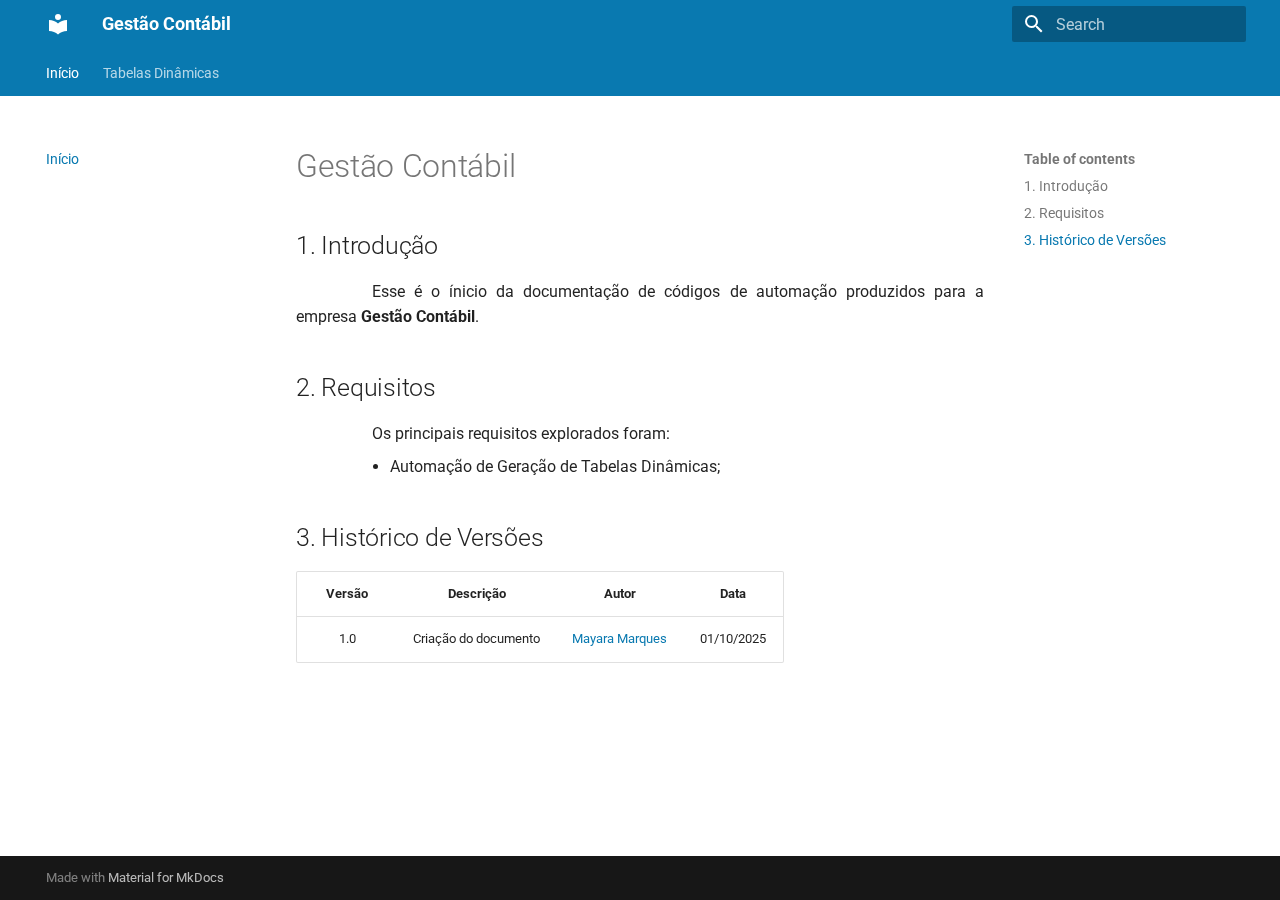
<file: index.html>
<!doctype html>
<html lang="en" class="no-js">
  <head>
    
      <meta charset="utf-8">
      <meta name="viewport" content="width=device-width,initial-scale=1">
      
        <meta name="description" content="Documentação das automações feitas para Gestão Contábil">
      
      
      
      
      
        <link rel="next" href="tabelas-dinamicas/">
      
      
      <link rel="icon" href="assets/images/favicon.png">
      <meta name="generator" content="mkdocs-1.6.1, mkdocs-material-9.5.46">
    
    
      
        <title>Gestão Contábil</title>
      
    
    
      <link rel="stylesheet" href="assets/stylesheets/main.6f8fc17f.min.css">
      
      


    
    
      
    
    
      
        
        
        <link rel="preconnect" href="https://fonts.gstatic.com" crossorigin>
        <link rel="stylesheet" href="https://fonts.googleapis.com/css?family=Roboto:300,300i,400,400i,700,700i%7CRoboto+Mono:400,400i,700,700i&display=fallback">
        <style>:root{--md-text-font:"Roboto";--md-code-font:"Roboto Mono"}</style>
      
    
    
      <link rel="stylesheet" href="stylesheets/style.css">
    
    <script>__md_scope=new URL(".",location),__md_hash=e=>[...e].reduce(((e,_)=>(e<<5)-e+_.charCodeAt(0)),0),__md_get=(e,_=localStorage,t=__md_scope)=>JSON.parse(_.getItem(t.pathname+"."+e)),__md_set=(e,_,t=localStorage,a=__md_scope)=>{try{t.setItem(a.pathname+"."+e,JSON.stringify(_))}catch(e){}}</script>
    
      

    
    
    
  </head>
  
  
    <body dir="ltr">
  
    
    <input class="md-toggle" data-md-toggle="drawer" type="checkbox" id="__drawer" autocomplete="off">
    <input class="md-toggle" data-md-toggle="search" type="checkbox" id="__search" autocomplete="off">
    <label class="md-overlay" for="__drawer"></label>
    <div data-md-component="skip">
      
        
        <a href="#gestao-contabil" class="md-skip">
          Skip to content
        </a>
      
    </div>
    <div data-md-component="announce">
      
    </div>
    
    
      

<header class="md-header" data-md-component="header">
  <nav class="md-header__inner md-grid" aria-label="Header">
    <a href="." title="Gestão Contábil" class="md-header__button md-logo" aria-label="Gestão Contábil" data-md-component="logo">
      
  
  <svg xmlns="http://www.w3.org/2000/svg" viewBox="0 0 24 24"><path d="M12 8a3 3 0 0 0 3-3 3 3 0 0 0-3-3 3 3 0 0 0-3 3 3 3 0 0 0 3 3m0 3.54C9.64 9.35 6.5 8 3 8v11c3.5 0 6.64 1.35 9 3.54 2.36-2.19 5.5-3.54 9-3.54V8c-3.5 0-6.64 1.35-9 3.54"/></svg>

    </a>
    <label class="md-header__button md-icon" for="__drawer">
      
      <svg xmlns="http://www.w3.org/2000/svg" viewBox="0 0 24 24"><path d="M3 6h18v2H3zm0 5h18v2H3zm0 5h18v2H3z"/></svg>
    </label>
    <div class="md-header__title" data-md-component="header-title">
      <div class="md-header__ellipsis">
        <div class="md-header__topic">
          <span class="md-ellipsis">
            Gestão Contábil
          </span>
        </div>
        <div class="md-header__topic" data-md-component="header-topic">
          <span class="md-ellipsis">
            
              Início
            
          </span>
        </div>
      </div>
    </div>
    
    
      <script>var palette=__md_get("__palette");if(palette&&palette.color){if("(prefers-color-scheme)"===palette.color.media){var media=matchMedia("(prefers-color-scheme: light)"),input=document.querySelector(media.matches?"[data-md-color-media='(prefers-color-scheme: light)']":"[data-md-color-media='(prefers-color-scheme: dark)']");palette.color.media=input.getAttribute("data-md-color-media"),palette.color.scheme=input.getAttribute("data-md-color-scheme"),palette.color.primary=input.getAttribute("data-md-color-primary"),palette.color.accent=input.getAttribute("data-md-color-accent")}for(var[key,value]of Object.entries(palette.color))document.body.setAttribute("data-md-color-"+key,value)}</script>
    
    
    
      <label class="md-header__button md-icon" for="__search">
        
        <svg xmlns="http://www.w3.org/2000/svg" viewBox="0 0 24 24"><path d="M9.5 3A6.5 6.5 0 0 1 16 9.5c0 1.61-.59 3.09-1.56 4.23l.27.27h.79l5 5-1.5 1.5-5-5v-.79l-.27-.27A6.52 6.52 0 0 1 9.5 16 6.5 6.5 0 0 1 3 9.5 6.5 6.5 0 0 1 9.5 3m0 2C7 5 5 7 5 9.5S7 14 9.5 14 14 12 14 9.5 12 5 9.5 5"/></svg>
      </label>
      <div class="md-search" data-md-component="search" role="dialog">
  <label class="md-search__overlay" for="__search"></label>
  <div class="md-search__inner" role="search">
    <form class="md-search__form" name="search">
      <input type="text" class="md-search__input" name="query" aria-label="Search" placeholder="Search" autocapitalize="off" autocorrect="off" autocomplete="off" spellcheck="false" data-md-component="search-query" required>
      <label class="md-search__icon md-icon" for="__search">
        
        <svg xmlns="http://www.w3.org/2000/svg" viewBox="0 0 24 24"><path d="M9.5 3A6.5 6.5 0 0 1 16 9.5c0 1.61-.59 3.09-1.56 4.23l.27.27h.79l5 5-1.5 1.5-5-5v-.79l-.27-.27A6.52 6.52 0 0 1 9.5 16 6.5 6.5 0 0 1 3 9.5 6.5 6.5 0 0 1 9.5 3m0 2C7 5 5 7 5 9.5S7 14 9.5 14 14 12 14 9.5 12 5 9.5 5"/></svg>
        
        <svg xmlns="http://www.w3.org/2000/svg" viewBox="0 0 24 24"><path d="M20 11v2H8l5.5 5.5-1.42 1.42L4.16 12l7.92-7.92L13.5 5.5 8 11z"/></svg>
      </label>
      <nav class="md-search__options" aria-label="Search">
        
        <button type="reset" class="md-search__icon md-icon" title="Clear" aria-label="Clear" tabindex="-1">
          
          <svg xmlns="http://www.w3.org/2000/svg" viewBox="0 0 24 24"><path d="M19 6.41 17.59 5 12 10.59 6.41 5 5 6.41 10.59 12 5 17.59 6.41 19 12 13.41 17.59 19 19 17.59 13.41 12z"/></svg>
        </button>
      </nav>
      
    </form>
    <div class="md-search__output">
      <div class="md-search__scrollwrap" tabindex="0" data-md-scrollfix>
        <div class="md-search-result" data-md-component="search-result">
          <div class="md-search-result__meta">
            Initializing search
          </div>
          <ol class="md-search-result__list" role="presentation"></ol>
        </div>
      </div>
    </div>
  </div>
</div>
    
    
  </nav>
  
</header>
    
    <div class="md-container" data-md-component="container">
      
      
        
          
            
<nav class="md-tabs" aria-label="Tabs" data-md-component="tabs">
  <div class="md-grid">
    <ul class="md-tabs__list">
      
        
  
  
    
  
  
    <li class="md-tabs__item md-tabs__item--active">
      <a href="." class="md-tabs__link">
        
  
    
  
  Início

      </a>
    </li>
  

      
        
  
  
  
    <li class="md-tabs__item">
      <a href="tabelas-dinamicas/" class="md-tabs__link">
        
  
    
  
  Tabelas Dinâmicas

      </a>
    </li>
  

      
    </ul>
  </div>
</nav>
          
        
      
      <main class="md-main" data-md-component="main">
        <div class="md-main__inner md-grid">
          
            
              
              <div class="md-sidebar md-sidebar--primary" data-md-component="sidebar" data-md-type="navigation" >
                <div class="md-sidebar__scrollwrap">
                  <div class="md-sidebar__inner">
                    


  


<nav class="md-nav md-nav--primary md-nav--lifted" aria-label="Navigation" data-md-level="0">
  <label class="md-nav__title" for="__drawer">
    <a href="." title="Gestão Contábil" class="md-nav__button md-logo" aria-label="Gestão Contábil" data-md-component="logo">
      
  
  <svg xmlns="http://www.w3.org/2000/svg" viewBox="0 0 24 24"><path d="M12 8a3 3 0 0 0 3-3 3 3 0 0 0-3-3 3 3 0 0 0-3 3 3 3 0 0 0 3 3m0 3.54C9.64 9.35 6.5 8 3 8v11c3.5 0 6.64 1.35 9 3.54 2.36-2.19 5.5-3.54 9-3.54V8c-3.5 0-6.64 1.35-9 3.54"/></svg>

    </a>
    Gestão Contábil
  </label>
  
  <ul class="md-nav__list" data-md-scrollfix>
    
      
      
  
  
    
  
  
  
    <li class="md-nav__item md-nav__item--active">
      
      <input class="md-nav__toggle md-toggle" type="checkbox" id="__toc">
      
      
        
      
      
        <label class="md-nav__link md-nav__link--active" for="__toc">
          
  
  <span class="md-ellipsis">
    Início
  </span>
  

          <span class="md-nav__icon md-icon"></span>
        </label>
      
      <a href="." class="md-nav__link md-nav__link--active">
        
  
  <span class="md-ellipsis">
    Início
  </span>
  

      </a>
      
        

<nav class="md-nav md-nav--secondary" aria-label="Table of contents">
  
  
  
    
  
  
    <label class="md-nav__title" for="__toc">
      <span class="md-nav__icon md-icon"></span>
      Table of contents
    </label>
    <ul class="md-nav__list" data-md-component="toc" data-md-scrollfix>
      
        <li class="md-nav__item">
  <a href="#1-introducao" class="md-nav__link">
    <span class="md-ellipsis">
      1. Introdução
    </span>
  </a>
  
</li>
      
        <li class="md-nav__item">
  <a href="#2-requisitos" class="md-nav__link">
    <span class="md-ellipsis">
      2. Requisitos
    </span>
  </a>
  
</li>
      
        <li class="md-nav__item">
  <a href="#3-historico-de-versoes" class="md-nav__link">
    <span class="md-ellipsis">
      3. Histórico de Versões
    </span>
  </a>
  
</li>
      
    </ul>
  
</nav>
      
    </li>
  

    
      
      
  
  
  
  
    <li class="md-nav__item">
      <a href="tabelas-dinamicas/" class="md-nav__link">
        
  
  <span class="md-ellipsis">
    Tabelas Dinâmicas
  </span>
  

      </a>
    </li>
  

    
  </ul>
</nav>
                  </div>
                </div>
              </div>
            
            
              
              <div class="md-sidebar md-sidebar--secondary" data-md-component="sidebar" data-md-type="toc" >
                <div class="md-sidebar__scrollwrap">
                  <div class="md-sidebar__inner">
                    

<nav class="md-nav md-nav--secondary" aria-label="Table of contents">
  
  
  
    
  
  
    <label class="md-nav__title" for="__toc">
      <span class="md-nav__icon md-icon"></span>
      Table of contents
    </label>
    <ul class="md-nav__list" data-md-component="toc" data-md-scrollfix>
      
        <li class="md-nav__item">
  <a href="#1-introducao" class="md-nav__link">
    <span class="md-ellipsis">
      1. Introdução
    </span>
  </a>
  
</li>
      
        <li class="md-nav__item">
  <a href="#2-requisitos" class="md-nav__link">
    <span class="md-ellipsis">
      2. Requisitos
    </span>
  </a>
  
</li>
      
        <li class="md-nav__item">
  <a href="#3-historico-de-versoes" class="md-nav__link">
    <span class="md-ellipsis">
      3. Histórico de Versões
    </span>
  </a>
  
</li>
      
    </ul>
  
</nav>
                  </div>
                </div>
              </div>
            
          
          
            <div class="md-content" data-md-component="content">
              <article class="md-content__inner md-typeset">
                
                  


<h1 id="gestao-contabil">Gestão Contábil</h1>
<h2 id="1-introducao">1. Introdução</h2>
<div style="text-align: justify; text-indent: 2cm;">
Esse é o ínicio da documentação de códigos de automação produzidos para a empresa <b>Gestão Contábil</b>.
</div>

<h2 id="2-requisitos">2. Requisitos</h2>
<div style="text-align: justify; text-indent: 2cm;">
Os principais requisitos explorados foram:
</div>

<ul style="text-align: justify; padding-left: 4em; margin-top: 0.5em;">
<li>Automação de Geração de Tabelas Dinâmicas;
</ul>

<h2 id="3-historico-de-versoes">3. Histórico de Versões</h2>
<table>
<thead>
<tr>
<th style="text-align: center;">Versão</th>
<th style="text-align: center;">Descrição</th>
<th style="text-align: center;">Autor</th>
<th style="text-align: center;">Data</th>
</tr>
</thead>
<tbody>
<tr>
<td style="text-align: center;">1.0</td>
<td style="text-align: center;">Criação do documento</td>
<td style="text-align: center;"><a href="https://github.com/maymarquee">Mayara Marques</a></td>
<td style="text-align: center;">01/10/2025</td>
</tr>
</tbody>
</table>












                
              </article>
            </div>
          
          
  <script>var tabs=__md_get("__tabs");if(Array.isArray(tabs))e:for(var set of document.querySelectorAll(".tabbed-set")){var labels=set.querySelector(".tabbed-labels");for(var tab of tabs)for(var label of labels.getElementsByTagName("label"))if(label.innerText.trim()===tab){var input=document.getElementById(label.htmlFor);input.checked=!0;continue e}}</script>

<script>var target=document.getElementById(location.hash.slice(1));target&&target.name&&(target.checked=target.name.startsWith("__tabbed_"))</script>
        </div>
        
          <button type="button" class="md-top md-icon" data-md-component="top" hidden>
  
  <svg xmlns="http://www.w3.org/2000/svg" viewBox="0 0 24 24"><path d="M13 20h-2V8l-5.5 5.5-1.42-1.42L12 4.16l7.92 7.92-1.42 1.42L13 8z"/></svg>
  Back to top
</button>
        
      </main>
      
        <footer class="md-footer">
  
  <div class="md-footer-meta md-typeset">
    <div class="md-footer-meta__inner md-grid">
      <div class="md-copyright">
  
  
    Made with
    <a href="https://squidfunk.github.io/mkdocs-material/" target="_blank" rel="noopener">
      Material for MkDocs
    </a>
  
</div>
      
    </div>
  </div>
</footer>
      
    </div>
    <div class="md-dialog" data-md-component="dialog">
      <div class="md-dialog__inner md-typeset"></div>
    </div>
    
    
    <script id="__config" type="application/json">{"base": ".", "features": ["content.code.annotate", "content.tabs.link", "header.autohide", "navigation.expand", "navigation.instant", "navigation.tabs", "navigation.top", "navigation.tracking"], "search": "assets/javascripts/workers/search.6ce7567c.min.js", "translations": {"clipboard.copied": "Copied to clipboard", "clipboard.copy": "Copy to clipboard", "search.result.more.one": "1 more on this page", "search.result.more.other": "# more on this page", "search.result.none": "No matching documents", "search.result.one": "1 matching document", "search.result.other": "# matching documents", "search.result.placeholder": "Type to start searching", "search.result.term.missing": "Missing", "select.version": "Select version"}}</script>
    
    
      <script src="assets/javascripts/bundle.83f73b43.min.js"></script>
      
    
  </body>
</html>
</file>
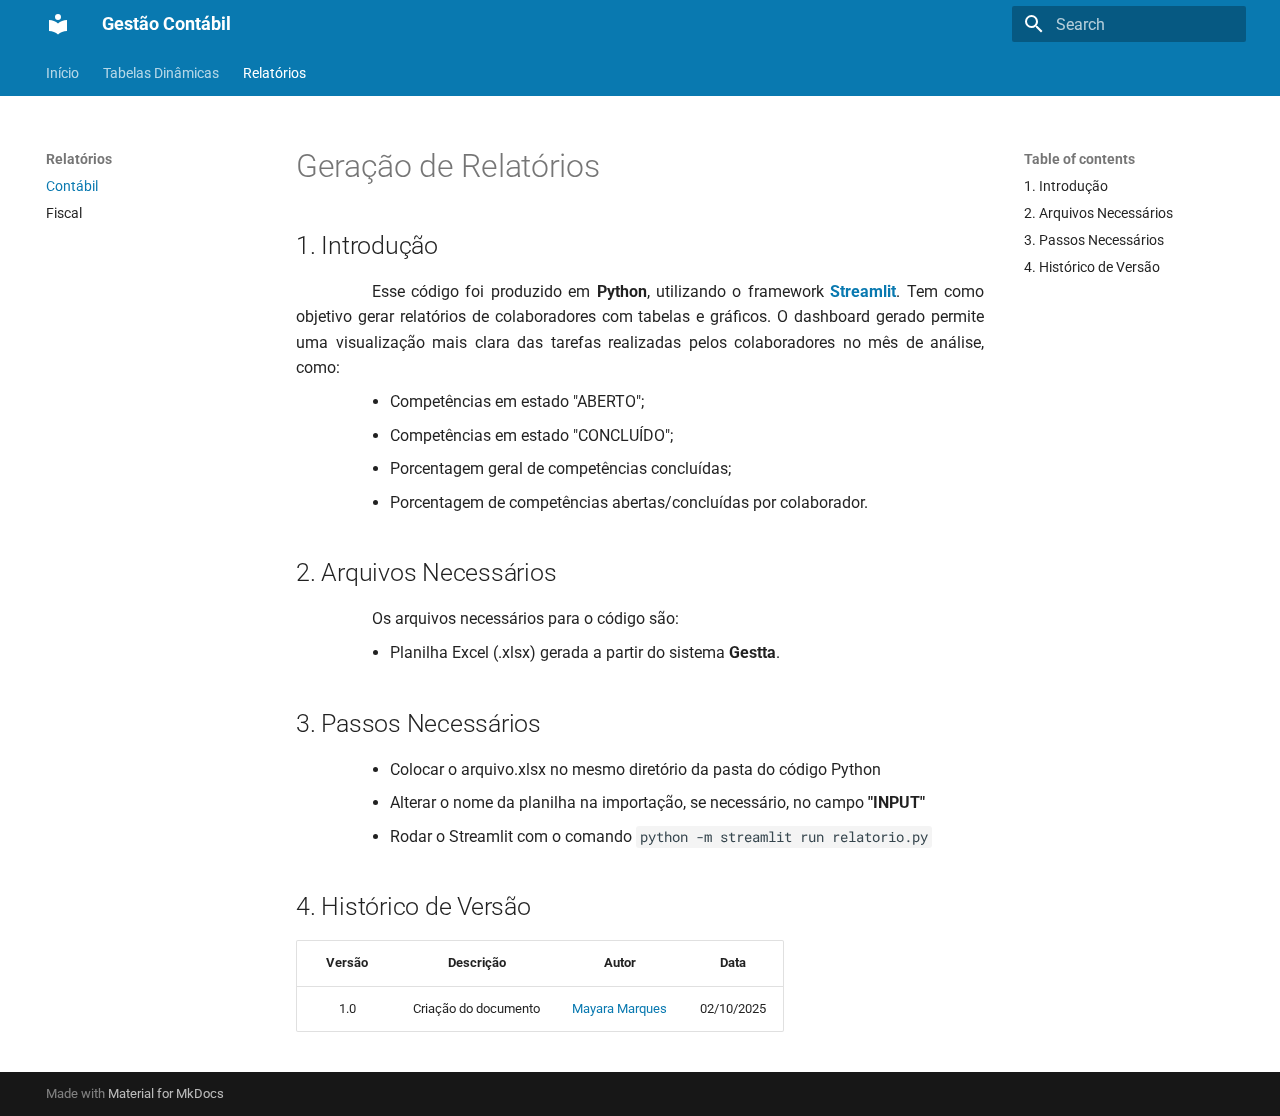
<file: relatorios/index.html>
<!doctype html>
<html lang="en" class="no-js">
  <head>
    
      <meta charset="utf-8">
      <meta name="viewport" content="width=device-width,initial-scale=1">
      
        <meta name="description" content="Documentação das automações feitas para Gestão Contábil">
      
      
      
      
        <link rel="prev" href="../tabelas-dinamicas/">
      
      
        <link rel="next" href="../fiscal/fiscal/">
      
      
        
      
      
      <link rel="icon" href="../assets/images/favicon.png">
      <meta name="generator" content="mkdocs-1.6.1, mkdocs-material-9.7.0">
    
    
      
        <title>Contábil - Gestão Contábil</title>
      
    
    
      <link rel="stylesheet" href="../assets/stylesheets/main.618322db.min.css">
      
      


    
    
      
    
    
      
        
        
        <link rel="preconnect" href="https://fonts.gstatic.com" crossorigin>
        <link rel="stylesheet" href="https://fonts.googleapis.com/css?family=Roboto:300,300i,400,400i,700,700i%7CRoboto+Mono:400,400i,700,700i&display=fallback">
        <style>:root{--md-text-font:"Roboto";--md-code-font:"Roboto Mono"}</style>
      
    
    
      <link rel="stylesheet" href="../stylesheets/style.css">
    
    <script>__md_scope=new URL("..",location),__md_hash=e=>[...e].reduce(((e,_)=>(e<<5)-e+_.charCodeAt(0)),0),__md_get=(e,_=localStorage,t=__md_scope)=>JSON.parse(_.getItem(t.pathname+"."+e)),__md_set=(e,_,t=localStorage,a=__md_scope)=>{try{t.setItem(a.pathname+"."+e,JSON.stringify(_))}catch(e){}}</script>
    
      

    
    
  </head>
  
  
    <body dir="ltr">
  
    
    <input class="md-toggle" data-md-toggle="drawer" type="checkbox" id="__drawer" autocomplete="off">
    <input class="md-toggle" data-md-toggle="search" type="checkbox" id="__search" autocomplete="off">
    <label class="md-overlay" for="__drawer"></label>
    <div data-md-component="skip">
      
        
        <a href="#geracao-de-relatorios" class="md-skip">
          Skip to content
        </a>
      
    </div>
    <div data-md-component="announce">
      
    </div>
    
    
      

<header class="md-header" data-md-component="header">
  <nav class="md-header__inner md-grid" aria-label="Header">
    <a href=".." title="Gestão Contábil" class="md-header__button md-logo" aria-label="Gestão Contábil" data-md-component="logo">
      
  
  <svg xmlns="http://www.w3.org/2000/svg" viewBox="0 0 24 24"><path d="M12 8a3 3 0 0 0 3-3 3 3 0 0 0-3-3 3 3 0 0 0-3 3 3 3 0 0 0 3 3m0 3.54C9.64 9.35 6.5 8 3 8v11c3.5 0 6.64 1.35 9 3.54 2.36-2.19 5.5-3.54 9-3.54V8c-3.5 0-6.64 1.35-9 3.54"/></svg>

    </a>
    <label class="md-header__button md-icon" for="__drawer">
      
      <svg xmlns="http://www.w3.org/2000/svg" viewBox="0 0 24 24"><path d="M3 6h18v2H3zm0 5h18v2H3zm0 5h18v2H3z"/></svg>
    </label>
    <div class="md-header__title" data-md-component="header-title">
      <div class="md-header__ellipsis">
        <div class="md-header__topic">
          <span class="md-ellipsis">
            Gestão Contábil
          </span>
        </div>
        <div class="md-header__topic" data-md-component="header-topic">
          <span class="md-ellipsis">
            
              Contábil
            
          </span>
        </div>
      </div>
    </div>
    
    
      <script>var palette=__md_get("__palette");if(palette&&palette.color){if("(prefers-color-scheme)"===palette.color.media){var media=matchMedia("(prefers-color-scheme: light)"),input=document.querySelector(media.matches?"[data-md-color-media='(prefers-color-scheme: light)']":"[data-md-color-media='(prefers-color-scheme: dark)']");palette.color.media=input.getAttribute("data-md-color-media"),palette.color.scheme=input.getAttribute("data-md-color-scheme"),palette.color.primary=input.getAttribute("data-md-color-primary"),palette.color.accent=input.getAttribute("data-md-color-accent")}for(var[key,value]of Object.entries(palette.color))document.body.setAttribute("data-md-color-"+key,value)}</script>
    
    
    
      
      
        <label class="md-header__button md-icon" for="__search">
          
          <svg xmlns="http://www.w3.org/2000/svg" viewBox="0 0 24 24"><path d="M9.5 3A6.5 6.5 0 0 1 16 9.5c0 1.61-.59 3.09-1.56 4.23l.27.27h.79l5 5-1.5 1.5-5-5v-.79l-.27-.27A6.52 6.52 0 0 1 9.5 16 6.5 6.5 0 0 1 3 9.5 6.5 6.5 0 0 1 9.5 3m0 2C7 5 5 7 5 9.5S7 14 9.5 14 14 12 14 9.5 12 5 9.5 5"/></svg>
        </label>
        <div class="md-search" data-md-component="search" role="dialog">
  <label class="md-search__overlay" for="__search"></label>
  <div class="md-search__inner" role="search">
    <form class="md-search__form" name="search">
      <input type="text" class="md-search__input" name="query" aria-label="Search" placeholder="Search" autocapitalize="off" autocorrect="off" autocomplete="off" spellcheck="false" data-md-component="search-query" required>
      <label class="md-search__icon md-icon" for="__search">
        
        <svg xmlns="http://www.w3.org/2000/svg" viewBox="0 0 24 24"><path d="M9.5 3A6.5 6.5 0 0 1 16 9.5c0 1.61-.59 3.09-1.56 4.23l.27.27h.79l5 5-1.5 1.5-5-5v-.79l-.27-.27A6.52 6.52 0 0 1 9.5 16 6.5 6.5 0 0 1 3 9.5 6.5 6.5 0 0 1 9.5 3m0 2C7 5 5 7 5 9.5S7 14 9.5 14 14 12 14 9.5 12 5 9.5 5"/></svg>
        
        <svg xmlns="http://www.w3.org/2000/svg" viewBox="0 0 24 24"><path d="M20 11v2H8l5.5 5.5-1.42 1.42L4.16 12l7.92-7.92L13.5 5.5 8 11z"/></svg>
      </label>
      <nav class="md-search__options" aria-label="Search">
        
        <button type="reset" class="md-search__icon md-icon" title="Clear" aria-label="Clear" tabindex="-1">
          
          <svg xmlns="http://www.w3.org/2000/svg" viewBox="0 0 24 24"><path d="M19 6.41 17.59 5 12 10.59 6.41 5 5 6.41 10.59 12 5 17.59 6.41 19 12 13.41 17.59 19 19 17.59 13.41 12z"/></svg>
        </button>
      </nav>
      
    </form>
    <div class="md-search__output">
      <div class="md-search__scrollwrap" tabindex="0" data-md-scrollfix>
        <div class="md-search-result" data-md-component="search-result">
          <div class="md-search-result__meta">
            Initializing search
          </div>
          <ol class="md-search-result__list" role="presentation"></ol>
        </div>
      </div>
    </div>
  </div>
</div>
      
    
    
  </nav>
  
</header>
    
    <div class="md-container" data-md-component="container">
      
      
        
          
            
<nav class="md-tabs" aria-label="Tabs" data-md-component="tabs">
  <div class="md-grid">
    <ul class="md-tabs__list">
      
        
  
  
  
  
    <li class="md-tabs__item">
      <a href=".." class="md-tabs__link">
        
  
  
    
  
  Início

      </a>
    </li>
  

      
        
  
  
  
  
    <li class="md-tabs__item">
      <a href="../tabelas-dinamicas/" class="md-tabs__link">
        
  
  
    
  
  Tabelas Dinâmicas

      </a>
    </li>
  

      
        
  
  
  
    
  
  
    
    
      <li class="md-tabs__item md-tabs__item--active">
        <a href="./" class="md-tabs__link">
          
  
  
  Relatórios

        </a>
      </li>
    
  

      
    </ul>
  </div>
</nav>
          
        
      
      <main class="md-main" data-md-component="main">
        <div class="md-main__inner md-grid">
          
            
              
              <div class="md-sidebar md-sidebar--primary" data-md-component="sidebar" data-md-type="navigation" >
                <div class="md-sidebar__scrollwrap">
                  <div class="md-sidebar__inner">
                    


  


<nav class="md-nav md-nav--primary md-nav--lifted" aria-label="Navigation" data-md-level="0">
  <label class="md-nav__title" for="__drawer">
    <a href=".." title="Gestão Contábil" class="md-nav__button md-logo" aria-label="Gestão Contábil" data-md-component="logo">
      
  
  <svg xmlns="http://www.w3.org/2000/svg" viewBox="0 0 24 24"><path d="M12 8a3 3 0 0 0 3-3 3 3 0 0 0-3-3 3 3 0 0 0-3 3 3 3 0 0 0 3 3m0 3.54C9.64 9.35 6.5 8 3 8v11c3.5 0 6.64 1.35 9 3.54 2.36-2.19 5.5-3.54 9-3.54V8c-3.5 0-6.64 1.35-9 3.54"/></svg>

    </a>
    Gestão Contábil
  </label>
  
  <ul class="md-nav__list" data-md-scrollfix>
    
      
      
  
  
  
  
    <li class="md-nav__item">
      <a href=".." class="md-nav__link">
        
  
  
  <span class="md-ellipsis">
    
  
    Início
  

    
  </span>
  
  

      </a>
    </li>
  

    
      
      
  
  
  
  
    <li class="md-nav__item">
      <a href="../tabelas-dinamicas/" class="md-nav__link">
        
  
  
  <span class="md-ellipsis">
    
  
    Tabelas Dinâmicas
  

    
  </span>
  
  

      </a>
    </li>
  

    
      
      
  
  
    
  
  
  
    
    
    
    
      
        
        
      
      
    
    
    <li class="md-nav__item md-nav__item--active md-nav__item--section md-nav__item--nested">
      
        
        
        <input class="md-nav__toggle md-toggle " type="checkbox" id="__nav_3" checked>
        
          
          <label class="md-nav__link" for="__nav_3" id="__nav_3_label" tabindex="">
            
  
  
  <span class="md-ellipsis">
    
  
    Relatórios
  

    
  </span>
  
  

            <span class="md-nav__icon md-icon"></span>
          </label>
        
        <nav class="md-nav" data-md-level="1" aria-labelledby="__nav_3_label" aria-expanded="true">
          <label class="md-nav__title" for="__nav_3">
            <span class="md-nav__icon md-icon"></span>
            
  
    Relatórios
  

          </label>
          <ul class="md-nav__list" data-md-scrollfix>
            
              
                
  
  
    
  
  
  
    <li class="md-nav__item md-nav__item--active">
      
      <input class="md-nav__toggle md-toggle" type="checkbox" id="__toc">
      
      
        
      
      
        <label class="md-nav__link md-nav__link--active" for="__toc">
          
  
  
  <span class="md-ellipsis">
    
  
    Contábil
  

    
  </span>
  
  

          <span class="md-nav__icon md-icon"></span>
        </label>
      
      <a href="./" class="md-nav__link md-nav__link--active">
        
  
  
  <span class="md-ellipsis">
    
  
    Contábil
  

    
  </span>
  
  

      </a>
      
        

<nav class="md-nav md-nav--secondary" aria-label="Table of contents">
  
  
  
    
  
  
    <label class="md-nav__title" for="__toc">
      <span class="md-nav__icon md-icon"></span>
      Table of contents
    </label>
    <ul class="md-nav__list" data-md-component="toc" data-md-scrollfix>
      
        <li class="md-nav__item">
  <a href="#1-introducao" class="md-nav__link">
    <span class="md-ellipsis">
      
        1. Introdução
      
    </span>
  </a>
  
</li>
      
        <li class="md-nav__item">
  <a href="#2-arquivos-necessarios" class="md-nav__link">
    <span class="md-ellipsis">
      
        2. Arquivos Necessários
      
    </span>
  </a>
  
</li>
      
        <li class="md-nav__item">
  <a href="#3-passos-necessarios" class="md-nav__link">
    <span class="md-ellipsis">
      
        3. Passos Necessários
      
    </span>
  </a>
  
</li>
      
        <li class="md-nav__item">
  <a href="#4-historico-de-versao" class="md-nav__link">
    <span class="md-ellipsis">
      
        4. Histórico de Versão
      
    </span>
  </a>
  
</li>
      
    </ul>
  
</nav>
      
    </li>
  

              
            
              
                
  
  
  
  
    <li class="md-nav__item">
      <a href="../fiscal/fiscal/" class="md-nav__link">
        
  
  
  <span class="md-ellipsis">
    
  
    Fiscal
  

    
  </span>
  
  

      </a>
    </li>
  

              
            
          </ul>
        </nav>
      
    </li>
  

    
  </ul>
</nav>
                  </div>
                </div>
              </div>
            
            
              
              <div class="md-sidebar md-sidebar--secondary" data-md-component="sidebar" data-md-type="toc" >
                <div class="md-sidebar__scrollwrap">
                  <div class="md-sidebar__inner">
                    

<nav class="md-nav md-nav--secondary" aria-label="Table of contents">
  
  
  
    
  
  
    <label class="md-nav__title" for="__toc">
      <span class="md-nav__icon md-icon"></span>
      Table of contents
    </label>
    <ul class="md-nav__list" data-md-component="toc" data-md-scrollfix>
      
        <li class="md-nav__item">
  <a href="#1-introducao" class="md-nav__link">
    <span class="md-ellipsis">
      
        1. Introdução
      
    </span>
  </a>
  
</li>
      
        <li class="md-nav__item">
  <a href="#2-arquivos-necessarios" class="md-nav__link">
    <span class="md-ellipsis">
      
        2. Arquivos Necessários
      
    </span>
  </a>
  
</li>
      
        <li class="md-nav__item">
  <a href="#3-passos-necessarios" class="md-nav__link">
    <span class="md-ellipsis">
      
        3. Passos Necessários
      
    </span>
  </a>
  
</li>
      
        <li class="md-nav__item">
  <a href="#4-historico-de-versao" class="md-nav__link">
    <span class="md-ellipsis">
      
        4. Histórico de Versão
      
    </span>
  </a>
  
</li>
      
    </ul>
  
</nav>
                  </div>
                </div>
              </div>
            
          
          
            <div class="md-content" data-md-component="content">
              
              <article class="md-content__inner md-typeset">
                
                  



<h1 id="geracao-de-relatorios">Geração de Relatórios</h1>
<h2 id="1-introducao">1. Introdução</h2>
<div style="text-align: justify; text-indent: 2cm;">
Esse código foi produzido em <b>Python</b>, utilizando o framework <a href="https://streamlit.io/"><b>Streamlit</b></a>. Tem como objetivo gerar relatórios de colaboradores com tabelas e gráficos. O dashboard gerado permite uma visualização mais clara das tarefas realizadas pelos colaboradores no mês de análise, como:
</div>
<ul style="text-align: justify; padding-left: 4em; margin-top: 0.5em;">
<li> Competências em estado "ABERTO";
<li> Competências em estado "CONCLUÍDO";
<li> Porcentagem geral de competências concluídas;
<li> Porcentagem de competências abertas/concluídas por colaborador.
</ul>

<h2 id="2-arquivos-necessarios">2. Arquivos Necessários</h2>
<div style="text-align: justify; text-indent: 2cm;">
Os arquivos necessários para o código são:
</div>

<ul style="text-align: justify; padding-left: 4em; margin-top: 0.5em;">
<li> Planilha Excel (.xlsx) gerada a partir do sistema <b>Gestta</b>. 
</ul>

<h2 id="3-passos-necessarios">3. Passos Necessários</h2>
<ul style="text-align: justify; padding-left: 4em; margin-top: 0.5em;">
<li> Colocar o arquivo.xlsx no mesmo diretório da pasta do código Python
<li> Alterar o nome da planilha na importação, se necessário, no campo <b>"INPUT"</b>
<li> Rodar o Streamlit com o comando 
        <code style="background-color: #f4f4f4; padding: 2px 4px; border-radius: 3px;">
            python -m streamlit run relatorio.py
        </code>
</ul>

<h2 id="4-historico-de-versao">4. Histórico de Versão</h2>
<table>
<thead>
<tr>
<th style="text-align: center;">Versão</th>
<th style="text-align: center;">Descrição</th>
<th style="text-align: center;">Autor</th>
<th style="text-align: center;">Data</th>
</tr>
</thead>
<tbody>
<tr>
<td style="text-align: center;">1.0</td>
<td style="text-align: center;">Criação do documento</td>
<td style="text-align: center;"><a href="https://github.com/maymarquee">Mayara Marques</a></td>
<td style="text-align: center;">02/10/2025</td>
</tr>
</tbody>
</table>












                
              </article>
            </div>
          
          
  <script>var tabs=__md_get("__tabs");if(Array.isArray(tabs))e:for(var set of document.querySelectorAll(".tabbed-set")){var labels=set.querySelector(".tabbed-labels");for(var tab of tabs)for(var label of labels.getElementsByTagName("label"))if(label.innerText.trim()===tab){var input=document.getElementById(label.htmlFor);input.checked=!0;continue e}}</script>

<script>var target=document.getElementById(location.hash.slice(1));target&&target.name&&(target.checked=target.name.startsWith("__tabbed_"))</script>
        </div>
        
          <button type="button" class="md-top md-icon" data-md-component="top" hidden>
  
  <svg xmlns="http://www.w3.org/2000/svg" viewBox="0 0 24 24"><path d="M13 20h-2V8l-5.5 5.5-1.42-1.42L12 4.16l7.92 7.92-1.42 1.42L13 8z"/></svg>
  Back to top
</button>
        
      </main>
      
        <footer class="md-footer">
  
  <div class="md-footer-meta md-typeset">
    <div class="md-footer-meta__inner md-grid">
      <div class="md-copyright">
  
  
    Made with
    <a href="https://squidfunk.github.io/mkdocs-material/" target="_blank" rel="noopener">
      Material for MkDocs
    </a>
  
</div>
      
    </div>
  </div>
</footer>
      
    </div>
    <div class="md-dialog" data-md-component="dialog">
      <div class="md-dialog__inner md-typeset"></div>
    </div>
    
    
    
      
      
      <script id="__config" type="application/json">{"annotate": null, "base": "..", "features": ["content.code.annotate", "content.tabs.link", "header.autohide", "navigation.expand", "navigation.instant", "navigation.tabs", "navigation.top", "navigation.tracking"], "search": "../assets/javascripts/workers/search.7a47a382.min.js", "tags": null, "translations": {"clipboard.copied": "Copied to clipboard", "clipboard.copy": "Copy to clipboard", "search.result.more.one": "1 more on this page", "search.result.more.other": "# more on this page", "search.result.none": "No matching documents", "search.result.one": "1 matching document", "search.result.other": "# matching documents", "search.result.placeholder": "Type to start searching", "search.result.term.missing": "Missing", "select.version": "Select version"}, "version": null}</script>
    
    
      <script src="../assets/javascripts/bundle.e71a0d61.min.js"></script>
      
    
  </body>
</html>
</file>
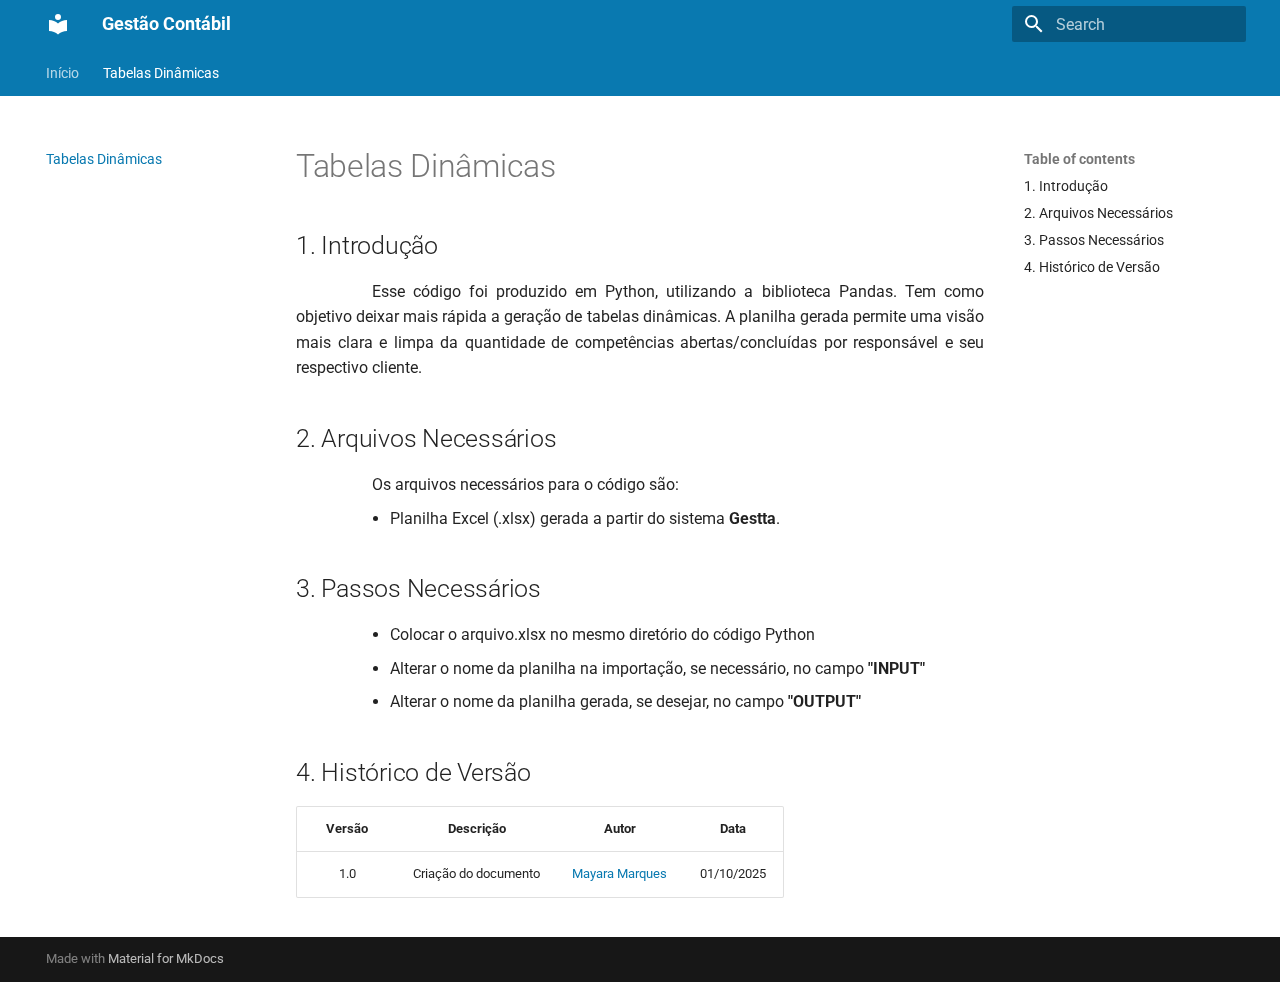
<file: tabelas-dinamicas/index.html>
<!doctype html>
<html lang="en" class="no-js">
  <head>
    
      <meta charset="utf-8">
      <meta name="viewport" content="width=device-width,initial-scale=1">
      
        <meta name="description" content="Documentação das automações feitas para Gestão Contábil">
      
      
      
      
        <link rel="prev" href="..">
      
      
      
      <link rel="icon" href="../assets/images/favicon.png">
      <meta name="generator" content="mkdocs-1.6.1, mkdocs-material-9.5.46">
    
    
      
        <title>Tabelas Dinâmicas - Gestão Contábil</title>
      
    
    
      <link rel="stylesheet" href="../assets/stylesheets/main.6f8fc17f.min.css">
      
      


    
    
      
    
    
      
        
        
        <link rel="preconnect" href="https://fonts.gstatic.com" crossorigin>
        <link rel="stylesheet" href="https://fonts.googleapis.com/css?family=Roboto:300,300i,400,400i,700,700i%7CRoboto+Mono:400,400i,700,700i&display=fallback">
        <style>:root{--md-text-font:"Roboto";--md-code-font:"Roboto Mono"}</style>
      
    
    
      <link rel="stylesheet" href="../stylesheets/style.css">
    
    <script>__md_scope=new URL("..",location),__md_hash=e=>[...e].reduce(((e,_)=>(e<<5)-e+_.charCodeAt(0)),0),__md_get=(e,_=localStorage,t=__md_scope)=>JSON.parse(_.getItem(t.pathname+"."+e)),__md_set=(e,_,t=localStorage,a=__md_scope)=>{try{t.setItem(a.pathname+"."+e,JSON.stringify(_))}catch(e){}}</script>
    
      

    
    
    
  </head>
  
  
    <body dir="ltr">
  
    
    <input class="md-toggle" data-md-toggle="drawer" type="checkbox" id="__drawer" autocomplete="off">
    <input class="md-toggle" data-md-toggle="search" type="checkbox" id="__search" autocomplete="off">
    <label class="md-overlay" for="__drawer"></label>
    <div data-md-component="skip">
      
        
        <a href="#tabelas-dinamicas" class="md-skip">
          Skip to content
        </a>
      
    </div>
    <div data-md-component="announce">
      
    </div>
    
    
      

<header class="md-header" data-md-component="header">
  <nav class="md-header__inner md-grid" aria-label="Header">
    <a href=".." title="Gestão Contábil" class="md-header__button md-logo" aria-label="Gestão Contábil" data-md-component="logo">
      
  
  <svg xmlns="http://www.w3.org/2000/svg" viewBox="0 0 24 24"><path d="M12 8a3 3 0 0 0 3-3 3 3 0 0 0-3-3 3 3 0 0 0-3 3 3 3 0 0 0 3 3m0 3.54C9.64 9.35 6.5 8 3 8v11c3.5 0 6.64 1.35 9 3.54 2.36-2.19 5.5-3.54 9-3.54V8c-3.5 0-6.64 1.35-9 3.54"/></svg>

    </a>
    <label class="md-header__button md-icon" for="__drawer">
      
      <svg xmlns="http://www.w3.org/2000/svg" viewBox="0 0 24 24"><path d="M3 6h18v2H3zm0 5h18v2H3zm0 5h18v2H3z"/></svg>
    </label>
    <div class="md-header__title" data-md-component="header-title">
      <div class="md-header__ellipsis">
        <div class="md-header__topic">
          <span class="md-ellipsis">
            Gestão Contábil
          </span>
        </div>
        <div class="md-header__topic" data-md-component="header-topic">
          <span class="md-ellipsis">
            
              Tabelas Dinâmicas
            
          </span>
        </div>
      </div>
    </div>
    
    
      <script>var palette=__md_get("__palette");if(palette&&palette.color){if("(prefers-color-scheme)"===palette.color.media){var media=matchMedia("(prefers-color-scheme: light)"),input=document.querySelector(media.matches?"[data-md-color-media='(prefers-color-scheme: light)']":"[data-md-color-media='(prefers-color-scheme: dark)']");palette.color.media=input.getAttribute("data-md-color-media"),palette.color.scheme=input.getAttribute("data-md-color-scheme"),palette.color.primary=input.getAttribute("data-md-color-primary"),palette.color.accent=input.getAttribute("data-md-color-accent")}for(var[key,value]of Object.entries(palette.color))document.body.setAttribute("data-md-color-"+key,value)}</script>
    
    
    
      <label class="md-header__button md-icon" for="__search">
        
        <svg xmlns="http://www.w3.org/2000/svg" viewBox="0 0 24 24"><path d="M9.5 3A6.5 6.5 0 0 1 16 9.5c0 1.61-.59 3.09-1.56 4.23l.27.27h.79l5 5-1.5 1.5-5-5v-.79l-.27-.27A6.52 6.52 0 0 1 9.5 16 6.5 6.5 0 0 1 3 9.5 6.5 6.5 0 0 1 9.5 3m0 2C7 5 5 7 5 9.5S7 14 9.5 14 14 12 14 9.5 12 5 9.5 5"/></svg>
      </label>
      <div class="md-search" data-md-component="search" role="dialog">
  <label class="md-search__overlay" for="__search"></label>
  <div class="md-search__inner" role="search">
    <form class="md-search__form" name="search">
      <input type="text" class="md-search__input" name="query" aria-label="Search" placeholder="Search" autocapitalize="off" autocorrect="off" autocomplete="off" spellcheck="false" data-md-component="search-query" required>
      <label class="md-search__icon md-icon" for="__search">
        
        <svg xmlns="http://www.w3.org/2000/svg" viewBox="0 0 24 24"><path d="M9.5 3A6.5 6.5 0 0 1 16 9.5c0 1.61-.59 3.09-1.56 4.23l.27.27h.79l5 5-1.5 1.5-5-5v-.79l-.27-.27A6.52 6.52 0 0 1 9.5 16 6.5 6.5 0 0 1 3 9.5 6.5 6.5 0 0 1 9.5 3m0 2C7 5 5 7 5 9.5S7 14 9.5 14 14 12 14 9.5 12 5 9.5 5"/></svg>
        
        <svg xmlns="http://www.w3.org/2000/svg" viewBox="0 0 24 24"><path d="M20 11v2H8l5.5 5.5-1.42 1.42L4.16 12l7.92-7.92L13.5 5.5 8 11z"/></svg>
      </label>
      <nav class="md-search__options" aria-label="Search">
        
        <button type="reset" class="md-search__icon md-icon" title="Clear" aria-label="Clear" tabindex="-1">
          
          <svg xmlns="http://www.w3.org/2000/svg" viewBox="0 0 24 24"><path d="M19 6.41 17.59 5 12 10.59 6.41 5 5 6.41 10.59 12 5 17.59 6.41 19 12 13.41 17.59 19 19 17.59 13.41 12z"/></svg>
        </button>
      </nav>
      
    </form>
    <div class="md-search__output">
      <div class="md-search__scrollwrap" tabindex="0" data-md-scrollfix>
        <div class="md-search-result" data-md-component="search-result">
          <div class="md-search-result__meta">
            Initializing search
          </div>
          <ol class="md-search-result__list" role="presentation"></ol>
        </div>
      </div>
    </div>
  </div>
</div>
    
    
  </nav>
  
</header>
    
    <div class="md-container" data-md-component="container">
      
      
        
          
            
<nav class="md-tabs" aria-label="Tabs" data-md-component="tabs">
  <div class="md-grid">
    <ul class="md-tabs__list">
      
        
  
  
  
    <li class="md-tabs__item">
      <a href=".." class="md-tabs__link">
        
  
    
  
  Início

      </a>
    </li>
  

      
        
  
  
    
  
  
    <li class="md-tabs__item md-tabs__item--active">
      <a href="./" class="md-tabs__link">
        
  
    
  
  Tabelas Dinâmicas

      </a>
    </li>
  

      
    </ul>
  </div>
</nav>
          
        
      
      <main class="md-main" data-md-component="main">
        <div class="md-main__inner md-grid">
          
            
              
              <div class="md-sidebar md-sidebar--primary" data-md-component="sidebar" data-md-type="navigation" >
                <div class="md-sidebar__scrollwrap">
                  <div class="md-sidebar__inner">
                    


  


<nav class="md-nav md-nav--primary md-nav--lifted" aria-label="Navigation" data-md-level="0">
  <label class="md-nav__title" for="__drawer">
    <a href=".." title="Gestão Contábil" class="md-nav__button md-logo" aria-label="Gestão Contábil" data-md-component="logo">
      
  
  <svg xmlns="http://www.w3.org/2000/svg" viewBox="0 0 24 24"><path d="M12 8a3 3 0 0 0 3-3 3 3 0 0 0-3-3 3 3 0 0 0-3 3 3 3 0 0 0 3 3m0 3.54C9.64 9.35 6.5 8 3 8v11c3.5 0 6.64 1.35 9 3.54 2.36-2.19 5.5-3.54 9-3.54V8c-3.5 0-6.64 1.35-9 3.54"/></svg>

    </a>
    Gestão Contábil
  </label>
  
  <ul class="md-nav__list" data-md-scrollfix>
    
      
      
  
  
  
  
    <li class="md-nav__item">
      <a href=".." class="md-nav__link">
        
  
  <span class="md-ellipsis">
    Início
  </span>
  

      </a>
    </li>
  

    
      
      
  
  
    
  
  
  
    <li class="md-nav__item md-nav__item--active">
      
      <input class="md-nav__toggle md-toggle" type="checkbox" id="__toc">
      
      
        
      
      
        <label class="md-nav__link md-nav__link--active" for="__toc">
          
  
  <span class="md-ellipsis">
    Tabelas Dinâmicas
  </span>
  

          <span class="md-nav__icon md-icon"></span>
        </label>
      
      <a href="./" class="md-nav__link md-nav__link--active">
        
  
  <span class="md-ellipsis">
    Tabelas Dinâmicas
  </span>
  

      </a>
      
        

<nav class="md-nav md-nav--secondary" aria-label="Table of contents">
  
  
  
    
  
  
    <label class="md-nav__title" for="__toc">
      <span class="md-nav__icon md-icon"></span>
      Table of contents
    </label>
    <ul class="md-nav__list" data-md-component="toc" data-md-scrollfix>
      
        <li class="md-nav__item">
  <a href="#1-introducao" class="md-nav__link">
    <span class="md-ellipsis">
      1. Introdução
    </span>
  </a>
  
</li>
      
        <li class="md-nav__item">
  <a href="#2-arquivos-necessarios" class="md-nav__link">
    <span class="md-ellipsis">
      2. Arquivos Necessários
    </span>
  </a>
  
</li>
      
        <li class="md-nav__item">
  <a href="#3-passos-necessarios" class="md-nav__link">
    <span class="md-ellipsis">
      3. Passos Necessários
    </span>
  </a>
  
</li>
      
        <li class="md-nav__item">
  <a href="#4-historico-de-versao" class="md-nav__link">
    <span class="md-ellipsis">
      4. Histórico de Versão
    </span>
  </a>
  
</li>
      
    </ul>
  
</nav>
      
    </li>
  

    
  </ul>
</nav>
                  </div>
                </div>
              </div>
            
            
              
              <div class="md-sidebar md-sidebar--secondary" data-md-component="sidebar" data-md-type="toc" >
                <div class="md-sidebar__scrollwrap">
                  <div class="md-sidebar__inner">
                    

<nav class="md-nav md-nav--secondary" aria-label="Table of contents">
  
  
  
    
  
  
    <label class="md-nav__title" for="__toc">
      <span class="md-nav__icon md-icon"></span>
      Table of contents
    </label>
    <ul class="md-nav__list" data-md-component="toc" data-md-scrollfix>
      
        <li class="md-nav__item">
  <a href="#1-introducao" class="md-nav__link">
    <span class="md-ellipsis">
      1. Introdução
    </span>
  </a>
  
</li>
      
        <li class="md-nav__item">
  <a href="#2-arquivos-necessarios" class="md-nav__link">
    <span class="md-ellipsis">
      2. Arquivos Necessários
    </span>
  </a>
  
</li>
      
        <li class="md-nav__item">
  <a href="#3-passos-necessarios" class="md-nav__link">
    <span class="md-ellipsis">
      3. Passos Necessários
    </span>
  </a>
  
</li>
      
        <li class="md-nav__item">
  <a href="#4-historico-de-versao" class="md-nav__link">
    <span class="md-ellipsis">
      4. Histórico de Versão
    </span>
  </a>
  
</li>
      
    </ul>
  
</nav>
                  </div>
                </div>
              </div>
            
          
          
            <div class="md-content" data-md-component="content">
              <article class="md-content__inner md-typeset">
                
                  


<h1 id="tabelas-dinamicas">Tabelas Dinâmicas</h1>
<h2 id="1-introducao">1. Introdução</h2>
<div style="text-align: justify; text-indent: 2cm;">
Esse código foi produzido em Python, utilizando a biblioteca Pandas. Tem como objetivo deixar mais rápida a geração de tabelas dinâmicas. A planilha gerada permite uma visão mais clara e limpa da quantidade de competências abertas/concluídas por responsável e seu respectivo cliente. 
</div>

<h2 id="2-arquivos-necessarios">2. Arquivos Necessários</h2>
<div style="text-align: justify; text-indent: 2cm;">
Os arquivos necessários para o código são:
</div>

<ul style="text-align: justify; padding-left: 4em; margin-top: 0.5em;">
<li> Planilha Excel (.xlsx) gerada a partir do sistema <b>Gestta</b>. 
</ul>

<h2 id="3-passos-necessarios">3. Passos Necessários</h2>
<ul style="text-align: justify; padding-left: 4em; margin-top: 0.5em;">
<li> Colocar o arquivo.xlsx no mesmo diretório do código Python
<li> Alterar o nome da planilha na importação, se necessário, no campo <b>"INPUT"</b>
<li> Alterar o nome da planilha gerada, se desejar, no campo <b>"OUTPUT"</b>
</ul>

<h2 id="4-historico-de-versao">4. Histórico de Versão</h2>
<table>
<thead>
<tr>
<th style="text-align: center;">Versão</th>
<th style="text-align: center;">Descrição</th>
<th style="text-align: center;">Autor</th>
<th style="text-align: center;">Data</th>
</tr>
</thead>
<tbody>
<tr>
<td style="text-align: center;">1.0</td>
<td style="text-align: center;">Criação do documento</td>
<td style="text-align: center;"><a href="https://github.com/maymarquee">Mayara Marques</a></td>
<td style="text-align: center;">01/10/2025</td>
</tr>
</tbody>
</table>












                
              </article>
            </div>
          
          
  <script>var tabs=__md_get("__tabs");if(Array.isArray(tabs))e:for(var set of document.querySelectorAll(".tabbed-set")){var labels=set.querySelector(".tabbed-labels");for(var tab of tabs)for(var label of labels.getElementsByTagName("label"))if(label.innerText.trim()===tab){var input=document.getElementById(label.htmlFor);input.checked=!0;continue e}}</script>

<script>var target=document.getElementById(location.hash.slice(1));target&&target.name&&(target.checked=target.name.startsWith("__tabbed_"))</script>
        </div>
        
          <button type="button" class="md-top md-icon" data-md-component="top" hidden>
  
  <svg xmlns="http://www.w3.org/2000/svg" viewBox="0 0 24 24"><path d="M13 20h-2V8l-5.5 5.5-1.42-1.42L12 4.16l7.92 7.92-1.42 1.42L13 8z"/></svg>
  Back to top
</button>
        
      </main>
      
        <footer class="md-footer">
  
  <div class="md-footer-meta md-typeset">
    <div class="md-footer-meta__inner md-grid">
      <div class="md-copyright">
  
  
    Made with
    <a href="https://squidfunk.github.io/mkdocs-material/" target="_blank" rel="noopener">
      Material for MkDocs
    </a>
  
</div>
      
    </div>
  </div>
</footer>
      
    </div>
    <div class="md-dialog" data-md-component="dialog">
      <div class="md-dialog__inner md-typeset"></div>
    </div>
    
    
    <script id="__config" type="application/json">{"base": "..", "features": ["content.code.annotate", "content.tabs.link", "header.autohide", "navigation.expand", "navigation.instant", "navigation.tabs", "navigation.top", "navigation.tracking"], "search": "../assets/javascripts/workers/search.6ce7567c.min.js", "translations": {"clipboard.copied": "Copied to clipboard", "clipboard.copy": "Copy to clipboard", "search.result.more.one": "1 more on this page", "search.result.more.other": "# more on this page", "search.result.none": "No matching documents", "search.result.one": "1 matching document", "search.result.other": "# matching documents", "search.result.placeholder": "Type to start searching", "search.result.term.missing": "Missing", "select.version": "Select version"}}</script>
    
    
      <script src="../assets/javascripts/bundle.83f73b43.min.js"></script>
      
    
  </body>
</html>
</file>
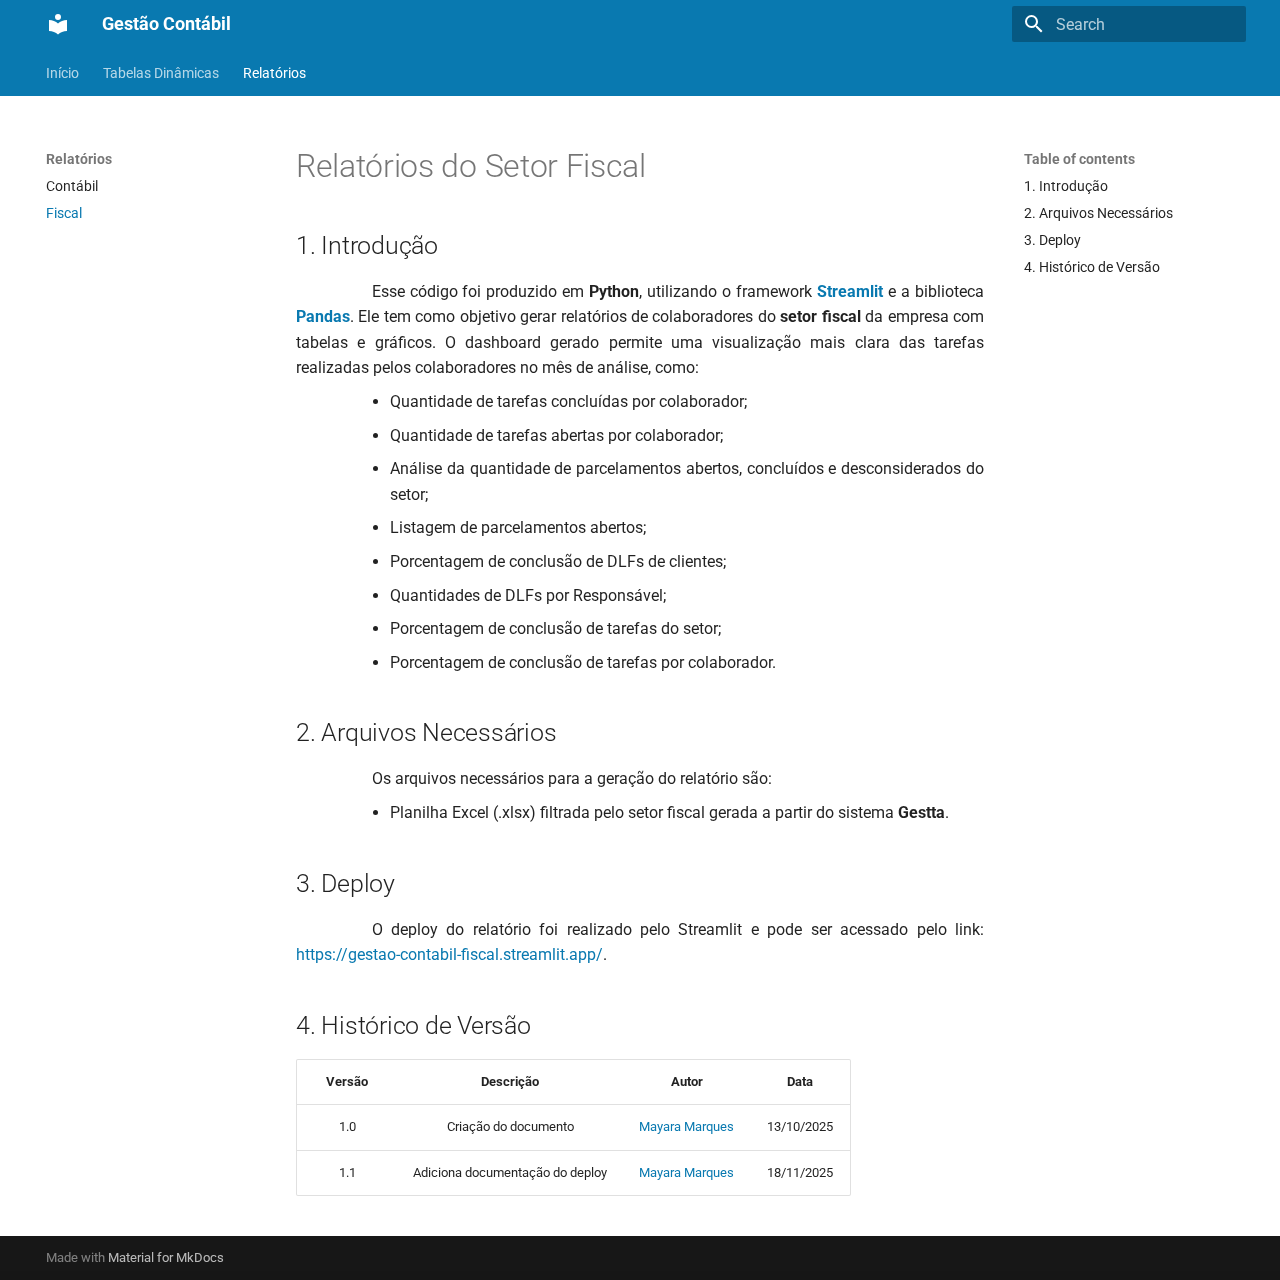
<file: fiscal/fiscal/index.html>
<!doctype html>
<html lang="en" class="no-js">
  <head>
    
      <meta charset="utf-8">
      <meta name="viewport" content="width=device-width,initial-scale=1">
      
        <meta name="description" content="Documentação das automações feitas para Gestão Contábil">
      
      
      
      
        <link rel="prev" href="../../relatorios/">
      
      
      
        
      
      
      <link rel="icon" href="../../assets/images/favicon.png">
      <meta name="generator" content="mkdocs-1.6.1, mkdocs-material-9.7.0">
    
    
      
        <title>Fiscal - Gestão Contábil</title>
      
    
    
      <link rel="stylesheet" href="../../assets/stylesheets/main.618322db.min.css">
      
      


    
    
      
    
    
      
        
        
        <link rel="preconnect" href="https://fonts.gstatic.com" crossorigin>
        <link rel="stylesheet" href="https://fonts.googleapis.com/css?family=Roboto:300,300i,400,400i,700,700i%7CRoboto+Mono:400,400i,700,700i&display=fallback">
        <style>:root{--md-text-font:"Roboto";--md-code-font:"Roboto Mono"}</style>
      
    
    
      <link rel="stylesheet" href="../../stylesheets/style.css">
    
    <script>__md_scope=new URL("../..",location),__md_hash=e=>[...e].reduce(((e,_)=>(e<<5)-e+_.charCodeAt(0)),0),__md_get=(e,_=localStorage,t=__md_scope)=>JSON.parse(_.getItem(t.pathname+"."+e)),__md_set=(e,_,t=localStorage,a=__md_scope)=>{try{t.setItem(a.pathname+"."+e,JSON.stringify(_))}catch(e){}}</script>
    
      

    
    
  </head>
  
  
    <body dir="ltr">
  
    
    <input class="md-toggle" data-md-toggle="drawer" type="checkbox" id="__drawer" autocomplete="off">
    <input class="md-toggle" data-md-toggle="search" type="checkbox" id="__search" autocomplete="off">
    <label class="md-overlay" for="__drawer"></label>
    <div data-md-component="skip">
      
        
        <a href="#relatorios-do-setor-fiscal" class="md-skip">
          Skip to content
        </a>
      
    </div>
    <div data-md-component="announce">
      
    </div>
    
    
      

<header class="md-header" data-md-component="header">
  <nav class="md-header__inner md-grid" aria-label="Header">
    <a href="../.." title="Gestão Contábil" class="md-header__button md-logo" aria-label="Gestão Contábil" data-md-component="logo">
      
  
  <svg xmlns="http://www.w3.org/2000/svg" viewBox="0 0 24 24"><path d="M12 8a3 3 0 0 0 3-3 3 3 0 0 0-3-3 3 3 0 0 0-3 3 3 3 0 0 0 3 3m0 3.54C9.64 9.35 6.5 8 3 8v11c3.5 0 6.64 1.35 9 3.54 2.36-2.19 5.5-3.54 9-3.54V8c-3.5 0-6.64 1.35-9 3.54"/></svg>

    </a>
    <label class="md-header__button md-icon" for="__drawer">
      
      <svg xmlns="http://www.w3.org/2000/svg" viewBox="0 0 24 24"><path d="M3 6h18v2H3zm0 5h18v2H3zm0 5h18v2H3z"/></svg>
    </label>
    <div class="md-header__title" data-md-component="header-title">
      <div class="md-header__ellipsis">
        <div class="md-header__topic">
          <span class="md-ellipsis">
            Gestão Contábil
          </span>
        </div>
        <div class="md-header__topic" data-md-component="header-topic">
          <span class="md-ellipsis">
            
              Fiscal
            
          </span>
        </div>
      </div>
    </div>
    
    
      <script>var palette=__md_get("__palette");if(palette&&palette.color){if("(prefers-color-scheme)"===palette.color.media){var media=matchMedia("(prefers-color-scheme: light)"),input=document.querySelector(media.matches?"[data-md-color-media='(prefers-color-scheme: light)']":"[data-md-color-media='(prefers-color-scheme: dark)']");palette.color.media=input.getAttribute("data-md-color-media"),palette.color.scheme=input.getAttribute("data-md-color-scheme"),palette.color.primary=input.getAttribute("data-md-color-primary"),palette.color.accent=input.getAttribute("data-md-color-accent")}for(var[key,value]of Object.entries(palette.color))document.body.setAttribute("data-md-color-"+key,value)}</script>
    
    
    
      
      
        <label class="md-header__button md-icon" for="__search">
          
          <svg xmlns="http://www.w3.org/2000/svg" viewBox="0 0 24 24"><path d="M9.5 3A6.5 6.5 0 0 1 16 9.5c0 1.61-.59 3.09-1.56 4.23l.27.27h.79l5 5-1.5 1.5-5-5v-.79l-.27-.27A6.52 6.52 0 0 1 9.5 16 6.5 6.5 0 0 1 3 9.5 6.5 6.5 0 0 1 9.5 3m0 2C7 5 5 7 5 9.5S7 14 9.5 14 14 12 14 9.5 12 5 9.5 5"/></svg>
        </label>
        <div class="md-search" data-md-component="search" role="dialog">
  <label class="md-search__overlay" for="__search"></label>
  <div class="md-search__inner" role="search">
    <form class="md-search__form" name="search">
      <input type="text" class="md-search__input" name="query" aria-label="Search" placeholder="Search" autocapitalize="off" autocorrect="off" autocomplete="off" spellcheck="false" data-md-component="search-query" required>
      <label class="md-search__icon md-icon" for="__search">
        
        <svg xmlns="http://www.w3.org/2000/svg" viewBox="0 0 24 24"><path d="M9.5 3A6.5 6.5 0 0 1 16 9.5c0 1.61-.59 3.09-1.56 4.23l.27.27h.79l5 5-1.5 1.5-5-5v-.79l-.27-.27A6.52 6.52 0 0 1 9.5 16 6.5 6.5 0 0 1 3 9.5 6.5 6.5 0 0 1 9.5 3m0 2C7 5 5 7 5 9.5S7 14 9.5 14 14 12 14 9.5 12 5 9.5 5"/></svg>
        
        <svg xmlns="http://www.w3.org/2000/svg" viewBox="0 0 24 24"><path d="M20 11v2H8l5.5 5.5-1.42 1.42L4.16 12l7.92-7.92L13.5 5.5 8 11z"/></svg>
      </label>
      <nav class="md-search__options" aria-label="Search">
        
        <button type="reset" class="md-search__icon md-icon" title="Clear" aria-label="Clear" tabindex="-1">
          
          <svg xmlns="http://www.w3.org/2000/svg" viewBox="0 0 24 24"><path d="M19 6.41 17.59 5 12 10.59 6.41 5 5 6.41 10.59 12 5 17.59 6.41 19 12 13.41 17.59 19 19 17.59 13.41 12z"/></svg>
        </button>
      </nav>
      
    </form>
    <div class="md-search__output">
      <div class="md-search__scrollwrap" tabindex="0" data-md-scrollfix>
        <div class="md-search-result" data-md-component="search-result">
          <div class="md-search-result__meta">
            Initializing search
          </div>
          <ol class="md-search-result__list" role="presentation"></ol>
        </div>
      </div>
    </div>
  </div>
</div>
      
    
    
  </nav>
  
</header>
    
    <div class="md-container" data-md-component="container">
      
      
        
          
            
<nav class="md-tabs" aria-label="Tabs" data-md-component="tabs">
  <div class="md-grid">
    <ul class="md-tabs__list">
      
        
  
  
  
  
    <li class="md-tabs__item">
      <a href="../.." class="md-tabs__link">
        
  
  
    
  
  Início

      </a>
    </li>
  

      
        
  
  
  
  
    <li class="md-tabs__item">
      <a href="../../tabelas-dinamicas/" class="md-tabs__link">
        
  
  
    
  
  Tabelas Dinâmicas

      </a>
    </li>
  

      
        
  
  
  
    
  
  
    
    
      <li class="md-tabs__item md-tabs__item--active">
        <a href="../../relatorios/" class="md-tabs__link">
          
  
  
  Relatórios

        </a>
      </li>
    
  

      
    </ul>
  </div>
</nav>
          
        
      
      <main class="md-main" data-md-component="main">
        <div class="md-main__inner md-grid">
          
            
              
              <div class="md-sidebar md-sidebar--primary" data-md-component="sidebar" data-md-type="navigation" >
                <div class="md-sidebar__scrollwrap">
                  <div class="md-sidebar__inner">
                    


  


<nav class="md-nav md-nav--primary md-nav--lifted" aria-label="Navigation" data-md-level="0">
  <label class="md-nav__title" for="__drawer">
    <a href="../.." title="Gestão Contábil" class="md-nav__button md-logo" aria-label="Gestão Contábil" data-md-component="logo">
      
  
  <svg xmlns="http://www.w3.org/2000/svg" viewBox="0 0 24 24"><path d="M12 8a3 3 0 0 0 3-3 3 3 0 0 0-3-3 3 3 0 0 0-3 3 3 3 0 0 0 3 3m0 3.54C9.64 9.35 6.5 8 3 8v11c3.5 0 6.64 1.35 9 3.54 2.36-2.19 5.5-3.54 9-3.54V8c-3.5 0-6.64 1.35-9 3.54"/></svg>

    </a>
    Gestão Contábil
  </label>
  
  <ul class="md-nav__list" data-md-scrollfix>
    
      
      
  
  
  
  
    <li class="md-nav__item">
      <a href="../.." class="md-nav__link">
        
  
  
  <span class="md-ellipsis">
    
  
    Início
  

    
  </span>
  
  

      </a>
    </li>
  

    
      
      
  
  
  
  
    <li class="md-nav__item">
      <a href="../../tabelas-dinamicas/" class="md-nav__link">
        
  
  
  <span class="md-ellipsis">
    
  
    Tabelas Dinâmicas
  

    
  </span>
  
  

      </a>
    </li>
  

    
      
      
  
  
    
  
  
  
    
    
    
    
      
        
        
      
      
    
    
    <li class="md-nav__item md-nav__item--active md-nav__item--section md-nav__item--nested">
      
        
        
        <input class="md-nav__toggle md-toggle " type="checkbox" id="__nav_3" checked>
        
          
          <label class="md-nav__link" for="__nav_3" id="__nav_3_label" tabindex="">
            
  
  
  <span class="md-ellipsis">
    
  
    Relatórios
  

    
  </span>
  
  

            <span class="md-nav__icon md-icon"></span>
          </label>
        
        <nav class="md-nav" data-md-level="1" aria-labelledby="__nav_3_label" aria-expanded="true">
          <label class="md-nav__title" for="__nav_3">
            <span class="md-nav__icon md-icon"></span>
            
  
    Relatórios
  

          </label>
          <ul class="md-nav__list" data-md-scrollfix>
            
              
                
  
  
  
  
    <li class="md-nav__item">
      <a href="../../relatorios/" class="md-nav__link">
        
  
  
  <span class="md-ellipsis">
    
  
    Contábil
  

    
  </span>
  
  

      </a>
    </li>
  

              
            
              
                
  
  
    
  
  
  
    <li class="md-nav__item md-nav__item--active">
      
      <input class="md-nav__toggle md-toggle" type="checkbox" id="__toc">
      
      
        
      
      
        <label class="md-nav__link md-nav__link--active" for="__toc">
          
  
  
  <span class="md-ellipsis">
    
  
    Fiscal
  

    
  </span>
  
  

          <span class="md-nav__icon md-icon"></span>
        </label>
      
      <a href="./" class="md-nav__link md-nav__link--active">
        
  
  
  <span class="md-ellipsis">
    
  
    Fiscal
  

    
  </span>
  
  

      </a>
      
        

<nav class="md-nav md-nav--secondary" aria-label="Table of contents">
  
  
  
    
  
  
    <label class="md-nav__title" for="__toc">
      <span class="md-nav__icon md-icon"></span>
      Table of contents
    </label>
    <ul class="md-nav__list" data-md-component="toc" data-md-scrollfix>
      
        <li class="md-nav__item">
  <a href="#1-introducao" class="md-nav__link">
    <span class="md-ellipsis">
      
        1. Introdução
      
    </span>
  </a>
  
</li>
      
        <li class="md-nav__item">
  <a href="#2-arquivos-necessarios" class="md-nav__link">
    <span class="md-ellipsis">
      
        2. Arquivos Necessários
      
    </span>
  </a>
  
</li>
      
        <li class="md-nav__item">
  <a href="#3-deploy" class="md-nav__link">
    <span class="md-ellipsis">
      
        3. Deploy
      
    </span>
  </a>
  
</li>
      
        <li class="md-nav__item">
  <a href="#4-historico-de-versao" class="md-nav__link">
    <span class="md-ellipsis">
      
        4. Histórico de Versão
      
    </span>
  </a>
  
</li>
      
    </ul>
  
</nav>
      
    </li>
  

              
            
          </ul>
        </nav>
      
    </li>
  

    
  </ul>
</nav>
                  </div>
                </div>
              </div>
            
            
              
              <div class="md-sidebar md-sidebar--secondary" data-md-component="sidebar" data-md-type="toc" >
                <div class="md-sidebar__scrollwrap">
                  <div class="md-sidebar__inner">
                    

<nav class="md-nav md-nav--secondary" aria-label="Table of contents">
  
  
  
    
  
  
    <label class="md-nav__title" for="__toc">
      <span class="md-nav__icon md-icon"></span>
      Table of contents
    </label>
    <ul class="md-nav__list" data-md-component="toc" data-md-scrollfix>
      
        <li class="md-nav__item">
  <a href="#1-introducao" class="md-nav__link">
    <span class="md-ellipsis">
      
        1. Introdução
      
    </span>
  </a>
  
</li>
      
        <li class="md-nav__item">
  <a href="#2-arquivos-necessarios" class="md-nav__link">
    <span class="md-ellipsis">
      
        2. Arquivos Necessários
      
    </span>
  </a>
  
</li>
      
        <li class="md-nav__item">
  <a href="#3-deploy" class="md-nav__link">
    <span class="md-ellipsis">
      
        3. Deploy
      
    </span>
  </a>
  
</li>
      
        <li class="md-nav__item">
  <a href="#4-historico-de-versao" class="md-nav__link">
    <span class="md-ellipsis">
      
        4. Histórico de Versão
      
    </span>
  </a>
  
</li>
      
    </ul>
  
</nav>
                  </div>
                </div>
              </div>
            
          
          
            <div class="md-content" data-md-component="content">
              
              <article class="md-content__inner md-typeset">
                
                  



<h1 id="relatorios-do-setor-fiscal">Relatórios do Setor Fiscal</h1>
<h2 id="1-introducao">1. Introdução</h2>
<div style="text-align: justify; text-indent: 2cm;">
Esse código foi produzido em <b>Python</b>, utilizando o framework <a href="https://streamlit.io/"><b>Streamlit</b></a> e a biblioteca <a href="https://pandas.pydata.org/"><b>Pandas</b></a>. Ele tem como objetivo gerar relatórios de colaboradores do <b>setor fiscal</b> da empresa com tabelas e gráficos. O dashboard gerado permite uma visualização mais clara das tarefas realizadas pelos colaboradores no mês de análise, como:
</div>
<ul style="text-align: justify; padding-left: 4em; margin-top: 0.5em;">
<li> Quantidade de tarefas concluídas por colaborador;
<li> Quantidade de tarefas abertas por colaborador;
<li> Análise da quantidade de parcelamentos abertos, concluídos e desconsiderados do setor;
<li> Listagem de parcelamentos abertos;
<li> Porcentagem de conclusão de DLFs de clientes; 
<li> Quantidades de DLFs por Responsável;
<li> Porcentagem de conclusão de tarefas do setor;
<li> Porcentagem de conclusão de tarefas por colaborador. 
</ul>

<h2 id="2-arquivos-necessarios">2. Arquivos Necessários</h2>
<div style="text-align: justify; text-indent: 2cm;">
Os arquivos necessários para a geração do relatório são:
</div>

<ul style="text-align: justify; padding-left: 4em; margin-top: 0.5em;">
<li> Planilha Excel (.xlsx) filtrada pelo setor fiscal gerada a partir do sistema <b>Gestta</b>. 
</ul>

<h2 id="3-deploy">3. Deploy</h2>
<div style="text-align: justify; text-indent: 2cm;">
O deploy do relatório foi realizado pelo Streamlit e pode ser acessado pelo link: <a href="https://gestao-contabil-fiscal.streamlit.app/">https://gestao-contabil-fiscal.streamlit.app/</a>.
</div>

<h2 id="4-historico-de-versao">4. Histórico de Versão</h2>
<table>
<thead>
<tr>
<th style="text-align: center;">Versão</th>
<th style="text-align: center;">Descrição</th>
<th style="text-align: center;">Autor</th>
<th style="text-align: center;">Data</th>
</tr>
</thead>
<tbody>
<tr>
<td style="text-align: center;">1.0</td>
<td style="text-align: center;">Criação do documento</td>
<td style="text-align: center;"><a href="https://github.com/maymarquee">Mayara Marques</a></td>
<td style="text-align: center;">13/10/2025</td>
</tr>
<tr>
<td style="text-align: center;">1.1</td>
<td style="text-align: center;">Adiciona documentação do deploy</td>
<td style="text-align: center;"><a href="https://github.com/maymarquee">Mayara Marques</a></td>
<td style="text-align: center;">18/11/2025</td>
</tr>
</tbody>
</table>












                
              </article>
            </div>
          
          
  <script>var tabs=__md_get("__tabs");if(Array.isArray(tabs))e:for(var set of document.querySelectorAll(".tabbed-set")){var labels=set.querySelector(".tabbed-labels");for(var tab of tabs)for(var label of labels.getElementsByTagName("label"))if(label.innerText.trim()===tab){var input=document.getElementById(label.htmlFor);input.checked=!0;continue e}}</script>

<script>var target=document.getElementById(location.hash.slice(1));target&&target.name&&(target.checked=target.name.startsWith("__tabbed_"))</script>
        </div>
        
          <button type="button" class="md-top md-icon" data-md-component="top" hidden>
  
  <svg xmlns="http://www.w3.org/2000/svg" viewBox="0 0 24 24"><path d="M13 20h-2V8l-5.5 5.5-1.42-1.42L12 4.16l7.92 7.92-1.42 1.42L13 8z"/></svg>
  Back to top
</button>
        
      </main>
      
        <footer class="md-footer">
  
  <div class="md-footer-meta md-typeset">
    <div class="md-footer-meta__inner md-grid">
      <div class="md-copyright">
  
  
    Made with
    <a href="https://squidfunk.github.io/mkdocs-material/" target="_blank" rel="noopener">
      Material for MkDocs
    </a>
  
</div>
      
    </div>
  </div>
</footer>
      
    </div>
    <div class="md-dialog" data-md-component="dialog">
      <div class="md-dialog__inner md-typeset"></div>
    </div>
    
    
    
      
      
      <script id="__config" type="application/json">{"annotate": null, "base": "../..", "features": ["content.code.annotate", "content.tabs.link", "header.autohide", "navigation.expand", "navigation.instant", "navigation.tabs", "navigation.top", "navigation.tracking"], "search": "../../assets/javascripts/workers/search.7a47a382.min.js", "tags": null, "translations": {"clipboard.copied": "Copied to clipboard", "clipboard.copy": "Copy to clipboard", "search.result.more.one": "1 more on this page", "search.result.more.other": "# more on this page", "search.result.none": "No matching documents", "search.result.one": "1 matching document", "search.result.other": "# matching documents", "search.result.placeholder": "Type to start searching", "search.result.term.missing": "Missing", "select.version": "Select version"}, "version": null}</script>
    
    
      <script src="../../assets/javascripts/bundle.e71a0d61.min.js"></script>
      
    
  </body>
</html>
</file>
<file: stylesheets/style.css>
:root {
  --md-primary-fg-color: #0979b0; 
  --md-primary-fg-color--text: #FFFFFF;
}

:root {
  --md-accent-fg-color: #0979b0;
}
</file>
<file: assets/stylesheets/main.6f8fc17f.min.css>
@charset "UTF-8";html{-webkit-text-size-adjust:none;-moz-text-size-adjust:none;text-size-adjust:none;box-sizing:border-box}*,:after,:before{box-sizing:inherit}@media (prefers-reduced-motion){*,:after,:before{transition:none!important}}body{margin:0}a,button,input,label{-webkit-tap-highlight-color:transparent}a{color:inherit;text-decoration:none}hr{border:0;box-sizing:initial;display:block;height:.05rem;overflow:visible;padding:0}small{font-size:80%}sub,sup{line-height:1em}img{border-style:none}table{border-collapse:initial;border-spacing:0}td,th{font-weight:400;vertical-align:top}button{background:#0000;border:0;font-family:inherit;font-size:inherit;margin:0;padding:0}input{border:0;outline:none}:root{--md-primary-fg-color:#4051b5;--md-primary-fg-color--light:#5d6cc0;--md-primary-fg-color--dark:#303fa1;--md-primary-bg-color:#fff;--md-primary-bg-color--light:#ffffffb3;--md-accent-fg-color:#526cfe;--md-accent-fg-color--transparent:#526cfe1a;--md-accent-bg-color:#fff;--md-accent-bg-color--light:#ffffffb3}[data-md-color-scheme=default]{color-scheme:light}[data-md-color-scheme=default] img[src$="#gh-dark-mode-only"],[data-md-color-scheme=default] img[src$="#only-dark"]{display:none}:root,[data-md-color-scheme=default]{--md-hue:225deg;--md-default-fg-color:#000000de;--md-default-fg-color--light:#0000008a;--md-default-fg-color--lighter:#00000052;--md-default-fg-color--lightest:#00000012;--md-default-bg-color:#fff;--md-default-bg-color--light:#ffffffb3;--md-default-bg-color--lighter:#ffffff4d;--md-default-bg-color--lightest:#ffffff1f;--md-code-fg-color:#36464e;--md-code-bg-color:#f5f5f5;--md-code-hl-color:#4287ff;--md-code-hl-color--light:#4287ff1a;--md-code-hl-number-color:#d52a2a;--md-code-hl-special-color:#db1457;--md-code-hl-function-color:#a846b9;--md-code-hl-constant-color:#6e59d9;--md-code-hl-keyword-color:#3f6ec6;--md-code-hl-string-color:#1c7d4d;--md-code-hl-name-color:var(--md-code-fg-color);--md-code-hl-operator-color:var(--md-default-fg-color--light);--md-code-hl-punctuation-color:var(--md-default-fg-color--light);--md-code-hl-comment-color:var(--md-default-fg-color--light);--md-code-hl-generic-color:var(--md-default-fg-color--light);--md-code-hl-variable-color:var(--md-default-fg-color--light);--md-typeset-color:var(--md-default-fg-color);--md-typeset-a-color:var(--md-primary-fg-color);--md-typeset-del-color:#f5503d26;--md-typeset-ins-color:#0bd57026;--md-typeset-kbd-color:#fafafa;--md-typeset-kbd-accent-color:#fff;--md-typeset-kbd-border-color:#b8b8b8;--md-typeset-mark-color:#ffff0080;--md-typeset-table-color:#0000001f;--md-typeset-table-color--light:rgba(0,0,0,.035);--md-admonition-fg-color:var(--md-default-fg-color);--md-admonition-bg-color:var(--md-default-bg-color);--md-warning-fg-color:#000000de;--md-warning-bg-color:#ff9;--md-footer-fg-color:#fff;--md-footer-fg-color--light:#ffffffb3;--md-footer-fg-color--lighter:#ffffff73;--md-footer-bg-color:#000000de;--md-footer-bg-color--dark:#00000052;--md-shadow-z1:0 0.2rem 0.5rem #0000000d,0 0 0.05rem #0000001a;--md-shadow-z2:0 0.2rem 0.5rem #0000001a,0 0 0.05rem #00000040;--md-shadow-z3:0 0.2rem 0.5rem #0003,0 0 0.05rem #00000059}.md-icon svg{fill:currentcolor;display:block;height:1.2rem;width:1.2rem}body{-webkit-font-smoothing:antialiased;-moz-osx-font-smoothing:grayscale;--md-text-font-family:var(--md-text-font,_),-apple-system,BlinkMacSystemFont,Helvetica,Arial,sans-serif;--md-code-font-family:var(--md-code-font,_),SFMono-Regular,Consolas,Menlo,monospace}aside,body,input{font-feature-settings:"kern","liga";color:var(--md-typeset-color);font-family:var(--md-text-font-family)}code,kbd,pre{font-feature-settings:"kern";font-family:var(--md-code-font-family)}:root{--md-typeset-table-sort-icon:url('data:image/svg+xml;charset=utf-8,<svg xmlns="http://www.w3.org/2000/svg" viewBox="0 0 24 24"><path d="m18 21-4-4h3V7h-3l4-4 4 4h-3v10h3M2 19v-2h10v2M2 13v-2h7v2M2 7V5h4v2z"/></svg>');--md-typeset-table-sort-icon--asc:url('data:image/svg+xml;charset=utf-8,<svg xmlns="http://www.w3.org/2000/svg" viewBox="0 0 24 24"><path d="M19 17h3l-4 4-4-4h3V3h2M2 17h10v2H2M6 5v2H2V5m0 6h7v2H2z"/></svg>');--md-typeset-table-sort-icon--desc:url('data:image/svg+xml;charset=utf-8,<svg xmlns="http://www.w3.org/2000/svg" viewBox="0 0 24 24"><path d="M19 7h3l-4-4-4 4h3v14h2M2 17h10v2H2M6 5v2H2V5m0 6h7v2H2z"/></svg>')}.md-typeset{-webkit-print-color-adjust:exact;color-adjust:exact;font-size:.8rem;line-height:1.6}@media print{.md-typeset{font-size:.68rem}}.md-typeset blockquote,.md-typeset dl,.md-typeset figure,.md-typeset ol,.md-typeset pre,.md-typeset ul{margin-bottom:1em;margin-top:1em}.md-typeset h1{color:var(--md-default-fg-color--light);font-size:2em;line-height:1.3;margin:0 0 1.25em}.md-typeset h1,.md-typeset h2{font-weight:300;letter-spacing:-.01em}.md-typeset h2{font-size:1.5625em;line-height:1.4;margin:1.6em 0 .64em}.md-typeset h3{font-size:1.25em;font-weight:400;letter-spacing:-.01em;line-height:1.5;margin:1.6em 0 .8em}.md-typeset h2+h3{margin-top:.8em}.md-typeset h4{font-weight:700;letter-spacing:-.01em;margin:1em 0}.md-typeset h5,.md-typeset h6{color:var(--md-default-fg-color--light);font-size:.8em;font-weight:700;letter-spacing:-.01em;margin:1.25em 0}.md-typeset h5{text-transform:uppercase}.md-typeset h5 code{text-transform:none}.md-typeset hr{border-bottom:.05rem solid var(--md-default-fg-color--lightest);display:flow-root;margin:1.5em 0}.md-typeset a{color:var(--md-typeset-a-color);word-break:break-word}.md-typeset a,.md-typeset a:before{transition:color 125ms}.md-typeset a:focus,.md-typeset a:hover{color:var(--md-accent-fg-color)}.md-typeset a:focus code,.md-typeset a:hover code{background-color:var(--md-accent-fg-color--transparent)}.md-typeset a code{color:currentcolor;transition:background-color 125ms}.md-typeset a.focus-visible{outline-color:var(--md-accent-fg-color);outline-offset:.2rem}.md-typeset code,.md-typeset kbd,.md-typeset pre{color:var(--md-code-fg-color);direction:ltr;font-variant-ligatures:none}@media print{.md-typeset code,.md-typeset kbd,.md-typeset pre{white-space:pre-wrap}}.md-typeset code{background-color:var(--md-code-bg-color);border-radius:.1rem;-webkit-box-decoration-break:clone;box-decoration-break:clone;font-size:.85em;padding:0 .2941176471em;word-break:break-word}.md-typeset code:not(.focus-visible){-webkit-tap-highlight-color:transparent;outline:none}.md-typeset pre{display:flow-root;line-height:1.4;position:relative}.md-typeset pre>code{-webkit-box-decoration-break:slice;box-decoration-break:slice;box-shadow:none;display:block;margin:0;outline-color:var(--md-accent-fg-color);overflow:auto;padding:.7720588235em 1.1764705882em;scrollbar-color:var(--md-default-fg-color--lighter) #0000;scrollbar-width:thin;touch-action:auto;word-break:normal}.md-typeset pre>code:hover{scrollbar-color:var(--md-accent-fg-color) #0000}.md-typeset pre>code::-webkit-scrollbar{height:.2rem;width:.2rem}.md-typeset pre>code::-webkit-scrollbar-thumb{background-color:var(--md-default-fg-color--lighter)}.md-typeset pre>code::-webkit-scrollbar-thumb:hover{background-color:var(--md-accent-fg-color)}.md-typeset kbd{background-color:var(--md-typeset-kbd-color);border-radius:.1rem;box-shadow:0 .1rem 0 .05rem var(--md-typeset-kbd-border-color),0 .1rem 0 var(--md-typeset-kbd-border-color),0 -.1rem .2rem var(--md-typeset-kbd-accent-color) inset;color:var(--md-default-fg-color);display:inline-block;font-size:.75em;padding:0 .6666666667em;vertical-align:text-top;word-break:break-word}.md-typeset mark{background-color:var(--md-typeset-mark-color);-webkit-box-decoration-break:clone;box-decoration-break:clone;color:inherit;word-break:break-word}.md-typeset abbr{border-bottom:.05rem dotted var(--md-default-fg-color--light);cursor:help;text-decoration:none}.md-typeset small{opacity:.75}[dir=ltr] .md-typeset sub,[dir=ltr] .md-typeset sup{margin-left:.078125em}[dir=rtl] .md-typeset sub,[dir=rtl] .md-typeset sup{margin-right:.078125em}[dir=ltr] .md-typeset blockquote{padding-left:.6rem}[dir=rtl] .md-typeset blockquote{padding-right:.6rem}[dir=ltr] .md-typeset blockquote{border-left:.2rem solid var(--md-default-fg-color--lighter)}[dir=rtl] .md-typeset blockquote{border-right:.2rem solid var(--md-default-fg-color--lighter)}.md-typeset blockquote{color:var(--md-default-fg-color--light);margin-left:0;margin-right:0}.md-typeset ul{list-style-type:disc}.md-typeset ul[type]{list-style-type:revert-layer}[dir=ltr] .md-typeset ol,[dir=ltr] .md-typeset ul{margin-left:.625em}[dir=rtl] .md-typeset ol,[dir=rtl] .md-typeset ul{margin-right:.625em}.md-typeset ol,.md-typeset ul{padding:0}.md-typeset ol:not([hidden]),.md-typeset ul:not([hidden]){display:flow-root}.md-typeset ol ol,.md-typeset ul ol{list-style-type:lower-alpha}.md-typeset ol ol ol,.md-typeset ul ol ol{list-style-type:lower-roman}.md-typeset ol ol ol ol,.md-typeset ul ol ol ol{list-style-type:upper-alpha}.md-typeset ol ol ol ol ol,.md-typeset ul ol ol ol ol{list-style-type:upper-roman}.md-typeset ol[type],.md-typeset ul[type]{list-style-type:revert-layer}[dir=ltr] .md-typeset ol li,[dir=ltr] .md-typeset ul li{margin-left:1.25em}[dir=rtl] .md-typeset ol li,[dir=rtl] .md-typeset ul li{margin-right:1.25em}.md-typeset ol li,.md-typeset ul li{margin-bottom:.5em}.md-typeset ol li blockquote,.md-typeset ol li p,.md-typeset ul li blockquote,.md-typeset ul li p{margin:.5em 0}.md-typeset ol li:last-child,.md-typeset ul li:last-child{margin-bottom:0}[dir=ltr] .md-typeset ol li ol,[dir=ltr] .md-typeset ol li ul,[dir=ltr] .md-typeset ul li ol,[dir=ltr] .md-typeset ul li ul{margin-left:.625em}[dir=rtl] .md-typeset ol li ol,[dir=rtl] .md-typeset ol li ul,[dir=rtl] .md-typeset ul li ol,[dir=rtl] .md-typeset ul li ul{margin-right:.625em}.md-typeset ol li ol,.md-typeset ol li ul,.md-typeset ul li ol,.md-typeset ul li ul{margin-bottom:.5em;margin-top:.5em}[dir=ltr] .md-typeset dd{margin-left:1.875em}[dir=rtl] .md-typeset dd{margin-right:1.875em}.md-typeset dd{margin-bottom:1.5em;margin-top:1em}.md-typeset img,.md-typeset svg,.md-typeset video{height:auto;max-width:100%}.md-typeset img[align=left]{margin:1em 1em 1em 0}.md-typeset img[align=right]{margin:1em 0 1em 1em}.md-typeset img[align]:only-child{margin-top:0}.md-typeset figure{display:flow-root;margin:1em auto;max-width:100%;text-align:center;width:-moz-fit-content;width:fit-content}.md-typeset figure img{display:block;margin:0 auto}.md-typeset figcaption{font-style:italic;margin:1em auto;max-width:24rem}.md-typeset iframe{max-width:100%}.md-typeset table:not([class]){background-color:var(--md-default-bg-color);border:.05rem solid var(--md-typeset-table-color);border-radius:.1rem;display:inline-block;font-size:.64rem;max-width:100%;overflow:auto;touch-action:auto}@media print{.md-typeset table:not([class]){display:table}}.md-typeset table:not([class])+*{margin-top:1.5em}.md-typeset table:not([class]) td>:first-child,.md-typeset table:not([class]) th>:first-child{margin-top:0}.md-typeset table:not([class]) td>:last-child,.md-typeset table:not([class]) th>:last-child{margin-bottom:0}.md-typeset table:not([class]) td:not([align]),.md-typeset table:not([class]) th:not([align]){text-align:left}[dir=rtl] .md-typeset table:not([class]) td:not([align]),[dir=rtl] .md-typeset table:not([class]) th:not([align]){text-align:right}.md-typeset table:not([class]) th{font-weight:700;min-width:5rem;padding:.9375em 1.25em;vertical-align:top}.md-typeset table:not([class]) td{border-top:.05rem solid var(--md-typeset-table-color);padding:.9375em 1.25em;vertical-align:top}.md-typeset table:not([class]) tbody tr{transition:background-color 125ms}.md-typeset table:not([class]) tbody tr:hover{background-color:var(--md-typeset-table-color--light);box-shadow:0 .05rem 0 var(--md-default-bg-color) inset}.md-typeset table:not([class]) a{word-break:normal}.md-typeset table th[role=columnheader]{cursor:pointer}[dir=ltr] .md-typeset table th[role=columnheader]:after{margin-left:.5em}[dir=rtl] .md-typeset table th[role=columnheader]:after{margin-right:.5em}.md-typeset table th[role=columnheader]:after{content:"";display:inline-block;height:1.2em;-webkit-mask-image:var(--md-typeset-table-sort-icon);mask-image:var(--md-typeset-table-sort-icon);-webkit-mask-repeat:no-repeat;mask-repeat:no-repeat;-webkit-mask-size:contain;mask-size:contain;transition:background-color 125ms;vertical-align:text-bottom;width:1.2em}.md-typeset table th[role=columnheader]:hover:after{background-color:var(--md-default-fg-color--lighter)}.md-typeset table th[role=columnheader][aria-sort=ascending]:after{background-color:var(--md-default-fg-color--light);-webkit-mask-image:var(--md-typeset-table-sort-icon--asc);mask-image:var(--md-typeset-table-sort-icon--asc)}.md-typeset table th[role=columnheader][aria-sort=descending]:after{background-color:var(--md-default-fg-color--light);-webkit-mask-image:var(--md-typeset-table-sort-icon--desc);mask-image:var(--md-typeset-table-sort-icon--desc)}.md-typeset__scrollwrap{margin:1em -.8rem;overflow-x:auto;touch-action:auto}.md-typeset__table{display:inline-block;margin-bottom:.5em;padding:0 .8rem}@media print{.md-typeset__table{display:block}}html .md-typeset__table table{display:table;margin:0;overflow:hidden;width:100%}@media screen and (max-width:44.984375em){.md-content__inner>pre{margin:1em -.8rem}.md-content__inner>pre code{border-radius:0}}.md-typeset .md-author{border-radius:100%;display:block;flex-shrink:0;height:1.6rem;overflow:hidden;position:relative;transition:color 125ms,transform 125ms;width:1.6rem}.md-typeset .md-author img{display:block}.md-typeset .md-author--more{background:var(--md-default-fg-color--lightest);color:var(--md-default-fg-color--lighter);font-size:.6rem;font-weight:700;line-height:1.6rem;text-align:center}.md-typeset .md-author--long{height:2.4rem;width:2.4rem}.md-typeset a.md-author{transform:scale(1)}.md-typeset a.md-author img{border-radius:100%;filter:grayscale(100%) opacity(75%);transition:filter 125ms}.md-typeset a.md-author:focus,.md-typeset a.md-author:hover{transform:scale(1.1);z-index:1}.md-typeset a.md-author:focus img,.md-typeset a.md-author:hover img{filter:grayscale(0)}.md-banner{background-color:var(--md-footer-bg-color);color:var(--md-footer-fg-color);overflow:auto}@media print{.md-banner{display:none}}.md-banner--warning{background-color:var(--md-warning-bg-color);color:var(--md-warning-fg-color)}.md-banner__inner{font-size:.7rem;margin:.6rem auto;padding:0 .8rem}[dir=ltr] .md-banner__button{float:right}[dir=rtl] .md-banner__button{float:left}.md-banner__button{color:inherit;cursor:pointer;transition:opacity .25s}.no-js .md-banner__button{display:none}.md-banner__button:hover{opacity:.7}html{font-size:125%;height:100%;overflow-x:hidden}@media screen and (min-width:100em){html{font-size:137.5%}}@media screen and (min-width:125em){html{font-size:150%}}body{background-color:var(--md-default-bg-color);display:flex;flex-direction:column;font-size:.5rem;min-height:100%;position:relative;width:100%}@media print{body{display:block}}@media screen and (max-width:59.984375em){body[data-md-scrolllock]{position:fixed}}.md-grid{margin-left:auto;margin-right:auto;max-width:61rem}.md-container{display:flex;flex-direction:column;flex-grow:1}@media print{.md-container{display:block}}.md-main{flex-grow:1}.md-main__inner{display:flex;height:100%;margin-top:1.5rem}.md-ellipsis{overflow:hidden;text-overflow:ellipsis}.md-toggle{display:none}.md-option{height:0;opacity:0;position:absolute;width:0}.md-option:checked+label:not([hidden]){display:block}.md-option.focus-visible+label{outline-color:var(--md-accent-fg-color);outline-style:auto}.md-skip{background-color:var(--md-default-fg-color);border-radius:.1rem;color:var(--md-default-bg-color);font-size:.64rem;margin:.5rem;opacity:0;outline-color:var(--md-accent-fg-color);padding:.3rem .5rem;position:fixed;transform:translateY(.4rem);z-index:-1}.md-skip:focus{opacity:1;transform:translateY(0);transition:transform .25s cubic-bezier(.4,0,.2,1),opacity 175ms 75ms;z-index:10}@page{margin:25mm}:root{--md-clipboard-icon:url('data:image/svg+xml;charset=utf-8,<svg xmlns="http://www.w3.org/2000/svg" viewBox="0 0 24 24"><path d="M19 21H8V7h11m0-2H8a2 2 0 0 0-2 2v14a2 2 0 0 0 2 2h11a2 2 0 0 0 2-2V7a2 2 0 0 0-2-2m-3-4H4a2 2 0 0 0-2 2v14h2V3h12z"/></svg>')}.md-clipboard{border-radius:.1rem;color:var(--md-default-fg-color--lightest);cursor:pointer;height:1.5em;outline-color:var(--md-accent-fg-color);outline-offset:.1rem;position:absolute;right:.5em;top:.5em;transition:color .25s;width:1.5em;z-index:1}@media print{.md-clipboard{display:none}}.md-clipboard:not(.focus-visible){-webkit-tap-highlight-color:transparent;outline:none}:hover>.md-clipboard{color:var(--md-default-fg-color--light)}.md-clipboard:focus,.md-clipboard:hover{color:var(--md-accent-fg-color)}.md-clipboard:after{background-color:currentcolor;content:"";display:block;height:1.125em;margin:0 auto;-webkit-mask-image:var(--md-clipboard-icon);mask-image:var(--md-clipboard-icon);-webkit-mask-position:center;mask-position:center;-webkit-mask-repeat:no-repeat;mask-repeat:no-repeat;-webkit-mask-size:contain;mask-size:contain;width:1.125em}.md-clipboard--inline{cursor:pointer}.md-clipboard--inline code{transition:color .25s,background-color .25s}.md-clipboard--inline:focus code,.md-clipboard--inline:hover code{background-color:var(--md-accent-fg-color--transparent);color:var(--md-accent-fg-color)}.md-typeset .md-code__content{display:grid}@keyframes consent{0%{opacity:0;transform:translateY(100%)}to{opacity:1;transform:translateY(0)}}@keyframes overlay{0%{opacity:0}to{opacity:1}}.md-consent__overlay{animation:overlay .25s both;-webkit-backdrop-filter:blur(.1rem);backdrop-filter:blur(.1rem);background-color:#0000008a;height:100%;opacity:1;position:fixed;top:0;width:100%;z-index:5}.md-consent__inner{animation:consent .5s cubic-bezier(.1,.7,.1,1) both;background-color:var(--md-default-bg-color);border:0;border-radius:.1rem;bottom:0;box-shadow:0 0 .2rem #0000001a,0 .2rem .4rem #0003;max-height:100%;overflow:auto;padding:0;position:fixed;width:100%;z-index:5}.md-consent__form{padding:.8rem}.md-consent__settings{display:none;margin:1em 0}input:checked+.md-consent__settings{display:block}.md-consent__controls{margin-bottom:.8rem}.md-typeset .md-consent__controls .md-button{display:inline}@media screen and (max-width:44.984375em){.md-typeset .md-consent__controls .md-button{display:block;margin-top:.4rem;text-align:center;width:100%}}.md-consent label{cursor:pointer}.md-content{flex-grow:1;min-width:0}.md-content__inner{margin:0 .8rem 1.2rem;padding-top:.6rem}@media screen and (min-width:76.25em){[dir=ltr] .md-sidebar--primary:not([hidden])~.md-content>.md-content__inner{margin-left:1.2rem}[dir=ltr] .md-sidebar--secondary:not([hidden])~.md-content>.md-content__inner,[dir=rtl] .md-sidebar--primary:not([hidden])~.md-content>.md-content__inner{margin-right:1.2rem}[dir=rtl] .md-sidebar--secondary:not([hidden])~.md-content>.md-content__inner{margin-left:1.2rem}}.md-content__inner:before{content:"";display:block;height:.4rem}.md-content__inner>:last-child{margin-bottom:0}[dir=ltr] .md-content__button{float:right}[dir=rtl] .md-content__button{float:left}[dir=ltr] .md-content__button{margin-left:.4rem}[dir=rtl] .md-content__button{margin-right:.4rem}.md-content__button{margin:.4rem 0;padding:0}@media print{.md-content__button{display:none}}.md-typeset .md-content__button{color:var(--md-default-fg-color--lighter)}.md-content__button svg{display:inline;vertical-align:top}[dir=rtl] .md-content__button svg{transform:scaleX(-1)}[dir=ltr] .md-dialog{right:.8rem}[dir=rtl] .md-dialog{left:.8rem}.md-dialog{background-color:var(--md-default-fg-color);border-radius:.1rem;bottom:.8rem;box-shadow:var(--md-shadow-z3);min-width:11.1rem;opacity:0;padding:.4rem .6rem;pointer-events:none;position:fixed;transform:translateY(100%);transition:transform 0ms .4s,opacity .4s;z-index:4}@media print{.md-dialog{display:none}}.md-dialog--active{opacity:1;pointer-events:auto;transform:translateY(0);transition:transform .4s cubic-bezier(.075,.85,.175,1),opacity .4s}.md-dialog__inner{color:var(--md-default-bg-color);font-size:.7rem}.md-feedback{margin:2em 0 1em;text-align:center}.md-feedback fieldset{border:none;margin:0;padding:0}.md-feedback__title{font-weight:700;margin:1em auto}.md-feedback__inner{position:relative}.md-feedback__list{display:flex;flex-wrap:wrap;place-content:baseline center;position:relative}.md-feedback__list:hover .md-icon:not(:disabled){color:var(--md-default-fg-color--lighter)}:disabled .md-feedback__list{min-height:1.8rem}.md-feedback__icon{color:var(--md-default-fg-color--light);cursor:pointer;flex-shrink:0;margin:0 .1rem;transition:color 125ms}.md-feedback__icon:not(:disabled).md-icon:hover{color:var(--md-accent-fg-color)}.md-feedback__icon:disabled{color:var(--md-default-fg-color--lightest);pointer-events:none}.md-feedback__note{opacity:0;position:relative;transform:translateY(.4rem);transition:transform .4s cubic-bezier(.1,.7,.1,1),opacity .15s}.md-feedback__note>*{margin:0 auto;max-width:16rem}:disabled .md-feedback__note{opacity:1;transform:translateY(0)}@media print{.md-feedback{display:none}}.md-footer{background-color:var(--md-footer-bg-color);color:var(--md-footer-fg-color)}@media print{.md-footer{display:none}}.md-footer__inner{justify-content:space-between;overflow:auto;padding:.2rem}.md-footer__inner:not([hidden]){display:flex}.md-footer__link{align-items:end;display:flex;flex-grow:0.01;margin-bottom:.4rem;margin-top:1rem;max-width:100%;outline-color:var(--md-accent-fg-color);overflow:hidden;transition:opacity .25s}.md-footer__link:focus,.md-footer__link:hover{opacity:.7}[dir=rtl] .md-footer__link svg{transform:scaleX(-1)}@media screen and (max-width:44.984375em){.md-footer__link--prev{flex-shrink:0}.md-footer__link--prev .md-footer__title{display:none}}[dir=ltr] .md-footer__link--next{margin-left:auto}[dir=rtl] .md-footer__link--next{margin-right:auto}.md-footer__link--next{text-align:right}[dir=rtl] .md-footer__link--next{text-align:left}.md-footer__title{flex-grow:1;font-size:.9rem;margin-bottom:.7rem;max-width:calc(100% - 2.4rem);padding:0 1rem;white-space:nowrap}.md-footer__button{margin:.2rem;padding:.4rem}.md-footer__direction{font-size:.64rem;opacity:.7}.md-footer-meta{background-color:var(--md-footer-bg-color--dark)}.md-footer-meta__inner{display:flex;flex-wrap:wrap;justify-content:space-between;padding:.2rem}html .md-footer-meta.md-typeset a{color:var(--md-footer-fg-color--light)}html .md-footer-meta.md-typeset a:focus,html .md-footer-meta.md-typeset a:hover{color:var(--md-footer-fg-color)}.md-copyright{color:var(--md-footer-fg-color--lighter);font-size:.64rem;margin:auto .6rem;padding:.4rem 0;width:100%}@media screen and (min-width:45em){.md-copyright{width:auto}}.md-copyright__highlight{color:var(--md-footer-fg-color--light)}.md-social{display:inline-flex;gap:.2rem;margin:0 .4rem;padding:.2rem 0 .6rem}@media screen and (min-width:45em){.md-social{padding:.6rem 0}}.md-social__link{display:inline-block;height:1.6rem;text-align:center;width:1.6rem}.md-social__link:before{line-height:1.9}.md-social__link svg{fill:currentcolor;max-height:.8rem;vertical-align:-25%}.md-typeset .md-button{border:.1rem solid;border-radius:.1rem;color:var(--md-primary-fg-color);cursor:pointer;display:inline-block;font-weight:700;padding:.625em 2em;transition:color 125ms,background-color 125ms,border-color 125ms}.md-typeset .md-button--primary{background-color:var(--md-primary-fg-color);border-color:var(--md-primary-fg-color);color:var(--md-primary-bg-color)}.md-typeset .md-button:focus,.md-typeset .md-button:hover{background-color:var(--md-accent-fg-color);border-color:var(--md-accent-fg-color);color:var(--md-accent-bg-color)}[dir=ltr] .md-typeset .md-input{border-top-left-radius:.1rem}[dir=ltr] .md-typeset .md-input,[dir=rtl] .md-typeset .md-input{border-top-right-radius:.1rem}[dir=rtl] .md-typeset .md-input{border-top-left-radius:.1rem}.md-typeset .md-input{border-bottom:.1rem solid var(--md-default-fg-color--lighter);box-shadow:var(--md-shadow-z1);font-size:.8rem;height:1.8rem;padding:0 .6rem;transition:border .25s,box-shadow .25s}.md-typeset .md-input:focus,.md-typeset .md-input:hover{border-bottom-color:var(--md-accent-fg-color);box-shadow:var(--md-shadow-z2)}.md-typeset .md-input--stretch{width:100%}.md-header{background-color:var(--md-primary-fg-color);box-shadow:0 0 .2rem #0000,0 .2rem .4rem #0000;color:var(--md-primary-bg-color);display:block;left:0;position:sticky;right:0;top:0;z-index:4}@media print{.md-header{display:none}}.md-header[hidden]{transform:translateY(-100%);transition:transform .25s cubic-bezier(.8,0,.6,1),box-shadow .25s}.md-header--shadow{box-shadow:0 0 .2rem #0000001a,0 .2rem .4rem #0003;transition:transform .25s cubic-bezier(.1,.7,.1,1),box-shadow .25s}.md-header__inner{align-items:center;display:flex;padding:0 .2rem}.md-header__button{color:currentcolor;cursor:pointer;margin:.2rem;outline-color:var(--md-accent-fg-color);padding:.4rem;position:relative;transition:opacity .25s;vertical-align:middle;z-index:1}.md-header__button:hover{opacity:.7}.md-header__button:not([hidden]){display:inline-block}.md-header__button:not(.focus-visible){-webkit-tap-highlight-color:transparent;outline:none}.md-header__button.md-logo{margin:.2rem;padding:.4rem}@media screen and (max-width:76.234375em){.md-header__button.md-logo{display:none}}.md-header__button.md-logo img,.md-header__button.md-logo svg{fill:currentcolor;display:block;height:1.2rem;width:auto}@media screen and (min-width:60em){.md-header__button[for=__search]{display:none}}.no-js .md-header__button[for=__search]{display:none}[dir=rtl] .md-header__button[for=__search] svg{transform:scaleX(-1)}@media screen and (min-width:76.25em){.md-header__button[for=__drawer]{display:none}}.md-header__topic{display:flex;max-width:100%;position:absolute;transition:transform .4s cubic-bezier(.1,.7,.1,1),opacity .15s;white-space:nowrap}.md-header__topic+.md-header__topic{opacity:0;pointer-events:none;transform:translateX(1.25rem);transition:transform .4s cubic-bezier(1,.7,.1,.1),opacity .15s;z-index:-1}[dir=rtl] .md-header__topic+.md-header__topic{transform:translateX(-1.25rem)}.md-header__topic:first-child{font-weight:700}[dir=ltr] .md-header__title{margin-left:1rem;margin-right:.4rem}[dir=rtl] .md-header__title{margin-left:.4rem;margin-right:1rem}.md-header__title{flex-grow:1;font-size:.9rem;height:2.4rem;line-height:2.4rem}.md-header__title--active .md-header__topic{opacity:0;pointer-events:none;transform:translateX(-1.25rem);transition:transform .4s cubic-bezier(1,.7,.1,.1),opacity .15s;z-index:-1}[dir=rtl] .md-header__title--active .md-header__topic{transform:translateX(1.25rem)}.md-header__title--active .md-header__topic+.md-header__topic{opacity:1;pointer-events:auto;transform:translateX(0);transition:transform .4s cubic-bezier(.1,.7,.1,1),opacity .15s;z-index:0}.md-header__title>.md-header__ellipsis{height:100%;position:relative;width:100%}.md-header__option{display:flex;flex-shrink:0;max-width:100%;transition:max-width 0ms .25s,opacity .25s .25s;white-space:nowrap}[data-md-toggle=search]:checked~.md-header .md-header__option{max-width:0;opacity:0;transition:max-width 0ms,opacity 0ms}.md-header__option>input{bottom:0}.md-header__source{display:none}@media screen and (min-width:60em){[dir=ltr] .md-header__source{margin-left:1rem}[dir=rtl] .md-header__source{margin-right:1rem}.md-header__source{display:block;max-width:11.7rem;width:11.7rem}}@media screen and (min-width:76.25em){[dir=ltr] .md-header__source{margin-left:1.4rem}[dir=rtl] .md-header__source{margin-right:1.4rem}}.md-meta{color:var(--md-default-fg-color--light);font-size:.7rem;line-height:1.3}.md-meta__list{display:inline-flex;flex-wrap:wrap;list-style:none;margin:0;padding:0}.md-meta__item:not(:last-child):after{content:"·";margin-left:.2rem;margin-right:.2rem}.md-meta__link{color:var(--md-typeset-a-color)}.md-meta__link:focus,.md-meta__link:hover{color:var(--md-accent-fg-color)}.md-draft{background-color:#ff1744;border-radius:.125em;color:#fff;display:inline-block;font-weight:700;padding-left:.5714285714em;padding-right:.5714285714em}:root{--md-nav-icon--prev:url('data:image/svg+xml;charset=utf-8,<svg xmlns="http://www.w3.org/2000/svg" viewBox="0 0 24 24"><path d="M20 11v2H8l5.5 5.5-1.42 1.42L4.16 12l7.92-7.92L13.5 5.5 8 11z"/></svg>');--md-nav-icon--next:url('data:image/svg+xml;charset=utf-8,<svg xmlns="http://www.w3.org/2000/svg" viewBox="0 0 24 24"><path d="M8.59 16.58 13.17 12 8.59 7.41 10 6l6 6-6 6z"/></svg>');--md-toc-icon:url('data:image/svg+xml;charset=utf-8,<svg xmlns="http://www.w3.org/2000/svg" viewBox="0 0 24 24"><path d="M3 9h14V7H3zm0 4h14v-2H3zm0 4h14v-2H3zm16 0h2v-2h-2zm0-10v2h2V7zm0 6h2v-2h-2z"/></svg>')}.md-nav{font-size:.7rem;line-height:1.3}.md-nav__title{color:var(--md-default-fg-color--light);display:block;font-weight:700;overflow:hidden;padding:0 .6rem;text-overflow:ellipsis}.md-nav__title .md-nav__button{display:none}.md-nav__title .md-nav__button img{height:100%;width:auto}.md-nav__title .md-nav__button.md-logo img,.md-nav__title .md-nav__button.md-logo svg{fill:currentcolor;display:block;height:2.4rem;max-width:100%;object-fit:contain;width:auto}.md-nav__list{list-style:none;margin:0;padding:0}.md-nav__link{align-items:flex-start;display:flex;gap:.4rem;margin-top:.625em;scroll-snap-align:start;transition:color 125ms}.md-nav__link--passed{color:var(--md-default-fg-color--light)}.md-nav__item .md-nav__link--active,.md-nav__item .md-nav__link--active code{color:var(--md-typeset-a-color)}.md-nav__link .md-ellipsis{position:relative}[dir=ltr] .md-nav__link .md-icon:last-child{margin-left:auto}[dir=rtl] .md-nav__link .md-icon:last-child{margin-right:auto}.md-nav__link svg{fill:currentcolor;flex-shrink:0;height:1.3em;position:relative}.md-nav__link[for]:focus,.md-nav__link[for]:hover,.md-nav__link[href]:focus,.md-nav__link[href]:hover{color:var(--md-accent-fg-color);cursor:pointer}.md-nav__link.focus-visible{outline-color:var(--md-accent-fg-color);outline-offset:.2rem}.md-nav--primary .md-nav__link[for=__toc]{display:none}.md-nav--primary .md-nav__link[for=__toc] .md-icon:after{background-color:currentcolor;display:block;height:100%;-webkit-mask-image:var(--md-toc-icon);mask-image:var(--md-toc-icon);width:100%}.md-nav--primary .md-nav__link[for=__toc]~.md-nav{display:none}.md-nav__container>.md-nav__link{margin-top:0}.md-nav__container>.md-nav__link:first-child{flex-grow:1;min-width:0}.md-nav__icon{flex-shrink:0}.md-nav__source{display:none}@media screen and (max-width:76.234375em){.md-nav--primary,.md-nav--primary .md-nav{background-color:var(--md-default-bg-color);display:flex;flex-direction:column;height:100%;left:0;position:absolute;right:0;top:0;z-index:1}.md-nav--primary .md-nav__item,.md-nav--primary .md-nav__title{font-size:.8rem;line-height:1.5}.md-nav--primary .md-nav__title{background-color:var(--md-default-fg-color--lightest);color:var(--md-default-fg-color--light);cursor:pointer;height:5.6rem;line-height:2.4rem;padding:3rem .8rem .2rem;position:relative;white-space:nowrap}[dir=ltr] .md-nav--primary .md-nav__title .md-nav__icon{left:.4rem}[dir=rtl] .md-nav--primary .md-nav__title .md-nav__icon{right:.4rem}.md-nav--primary .md-nav__title .md-nav__icon{display:block;height:1.2rem;margin:.2rem;position:absolute;top:.4rem;width:1.2rem}.md-nav--primary .md-nav__title .md-nav__icon:after{background-color:currentcolor;content:"";display:block;height:100%;-webkit-mask-image:var(--md-nav-icon--prev);mask-image:var(--md-nav-icon--prev);-webkit-mask-position:center;mask-position:center;-webkit-mask-repeat:no-repeat;mask-repeat:no-repeat;-webkit-mask-size:contain;mask-size:contain;width:100%}.md-nav--primary .md-nav__title~.md-nav__list{background-color:var(--md-default-bg-color);box-shadow:0 .05rem 0 var(--md-default-fg-color--lightest) inset;overflow-y:auto;scroll-snap-type:y mandatory;touch-action:pan-y}.md-nav--primary .md-nav__title~.md-nav__list>:first-child{border-top:0}.md-nav--primary .md-nav__title[for=__drawer]{background-color:var(--md-primary-fg-color);color:var(--md-primary-bg-color);font-weight:700}.md-nav--primary .md-nav__title .md-logo{display:block;left:.2rem;margin:.2rem;padding:.4rem;position:absolute;right:.2rem;top:.2rem}.md-nav--primary .md-nav__list{flex:1}.md-nav--primary .md-nav__item{border-top:.05rem solid var(--md-default-fg-color--lightest)}.md-nav--primary .md-nav__item--active>.md-nav__link{color:var(--md-typeset-a-color)}.md-nav--primary .md-nav__item--active>.md-nav__link:focus,.md-nav--primary .md-nav__item--active>.md-nav__link:hover{color:var(--md-accent-fg-color)}.md-nav--primary .md-nav__link{margin-top:0;padding:.6rem .8rem}.md-nav--primary .md-nav__link svg{margin-top:.1em}.md-nav--primary .md-nav__link>.md-nav__link{padding:0}[dir=ltr] .md-nav--primary .md-nav__link .md-nav__icon{margin-right:-.2rem}[dir=rtl] .md-nav--primary .md-nav__link .md-nav__icon{margin-left:-.2rem}.md-nav--primary .md-nav__link .md-nav__icon{font-size:1.2rem;height:1.2rem;width:1.2rem}.md-nav--primary .md-nav__link .md-nav__icon:after{background-color:currentcolor;content:"";display:block;height:100%;-webkit-mask-image:var(--md-nav-icon--next);mask-image:var(--md-nav-icon--next);-webkit-mask-position:center;mask-position:center;-webkit-mask-repeat:no-repeat;mask-repeat:no-repeat;-webkit-mask-size:contain;mask-size:contain;width:100%}[dir=rtl] .md-nav--primary .md-nav__icon:after{transform:scale(-1)}.md-nav--primary .md-nav--secondary .md-nav{background-color:initial;position:static}[dir=ltr] .md-nav--primary .md-nav--secondary .md-nav .md-nav__link{padding-left:1.4rem}[dir=rtl] .md-nav--primary .md-nav--secondary .md-nav .md-nav__link{padding-right:1.4rem}[dir=ltr] .md-nav--primary .md-nav--secondary .md-nav .md-nav .md-nav__link{padding-left:2rem}[dir=rtl] .md-nav--primary .md-nav--secondary .md-nav .md-nav .md-nav__link{padding-right:2rem}[dir=ltr] .md-nav--primary .md-nav--secondary .md-nav .md-nav .md-nav .md-nav__link{padding-left:2.6rem}[dir=rtl] .md-nav--primary .md-nav--secondary .md-nav .md-nav .md-nav .md-nav__link{padding-right:2.6rem}[dir=ltr] .md-nav--primary .md-nav--secondary .md-nav .md-nav .md-nav .md-nav .md-nav__link{padding-left:3.2rem}[dir=rtl] .md-nav--primary .md-nav--secondary .md-nav .md-nav .md-nav .md-nav .md-nav__link{padding-right:3.2rem}.md-nav--secondary{background-color:initial}.md-nav__toggle~.md-nav{display:flex;opacity:0;transform:translateX(100%);transition:transform .25s cubic-bezier(.8,0,.6,1),opacity 125ms 50ms}[dir=rtl] .md-nav__toggle~.md-nav{transform:translateX(-100%)}.md-nav__toggle:checked~.md-nav{opacity:1;transform:translateX(0);transition:transform .25s cubic-bezier(.4,0,.2,1),opacity 125ms 125ms}.md-nav__toggle:checked~.md-nav>.md-nav__list{-webkit-backface-visibility:hidden;backface-visibility:hidden}}@media screen and (max-width:59.984375em){.md-nav--primary .md-nav__link[for=__toc]{display:flex}.md-nav--primary .md-nav__link[for=__toc] .md-icon:after{content:""}.md-nav--primary .md-nav__link[for=__toc]+.md-nav__link{display:none}.md-nav--primary .md-nav__link[for=__toc]~.md-nav{display:flex}.md-nav__source{background-color:var(--md-primary-fg-color--dark);color:var(--md-primary-bg-color);display:block;padding:0 .2rem}}@media screen and (min-width:60em) and (max-width:76.234375em){.md-nav--integrated .md-nav__link[for=__toc]{display:flex}.md-nav--integrated .md-nav__link[for=__toc] .md-icon:after{content:""}.md-nav--integrated .md-nav__link[for=__toc]+.md-nav__link{display:none}.md-nav--integrated .md-nav__link[for=__toc]~.md-nav{display:flex}}@media screen and (min-width:60em){.md-nav{margin-bottom:-.4rem}.md-nav--secondary .md-nav__title{background:var(--md-default-bg-color);box-shadow:0 0 .4rem .4rem var(--md-default-bg-color);position:sticky;top:0;z-index:1}.md-nav--secondary .md-nav__title[for=__toc]{scroll-snap-align:start}.md-nav--secondary .md-nav__title .md-nav__icon{display:none}[dir=ltr] .md-nav--secondary .md-nav__list{padding-left:.6rem}[dir=rtl] .md-nav--secondary .md-nav__list{padding-right:.6rem}.md-nav--secondary .md-nav__list{padding-bottom:.4rem}[dir=ltr] .md-nav--secondary .md-nav__item>.md-nav__link{margin-right:.4rem}[dir=rtl] .md-nav--secondary .md-nav__item>.md-nav__link{margin-left:.4rem}}@media screen and (min-width:76.25em){.md-nav{margin-bottom:-.4rem;transition:max-height .25s cubic-bezier(.86,0,.07,1)}.md-nav--primary .md-nav__title{background:var(--md-default-bg-color);box-shadow:0 0 .4rem .4rem var(--md-default-bg-color);position:sticky;top:0;z-index:1}.md-nav--primary .md-nav__title[for=__drawer]{scroll-snap-align:start}.md-nav--primary .md-nav__title .md-nav__icon{display:none}[dir=ltr] .md-nav--primary .md-nav__list{padding-left:.6rem}[dir=rtl] .md-nav--primary .md-nav__list{padding-right:.6rem}.md-nav--primary .md-nav__list{padding-bottom:.4rem}[dir=ltr] .md-nav--primary .md-nav__item>.md-nav__link{margin-right:.4rem}[dir=rtl] .md-nav--primary .md-nav__item>.md-nav__link{margin-left:.4rem}.md-nav__toggle~.md-nav{display:grid;grid-template-rows:0fr;opacity:0;transition:grid-template-rows .25s cubic-bezier(.86,0,.07,1),opacity .25s,visibility 0ms .25s;visibility:collapse}.md-nav__toggle~.md-nav>.md-nav__list{overflow:hidden}.md-nav__toggle.md-toggle--indeterminate~.md-nav,.md-nav__toggle:checked~.md-nav{grid-template-rows:1fr;opacity:1;transition:grid-template-rows .25s cubic-bezier(.86,0,.07,1),opacity .15s .1s,visibility 0ms;visibility:visible}.md-nav__toggle.md-toggle--indeterminate~.md-nav{transition:none}.md-nav__item--nested>.md-nav>.md-nav__title{display:none}.md-nav__item--section{display:block;margin:1.25em 0}.md-nav__item--section:last-child{margin-bottom:0}.md-nav__item--section>.md-nav__link{font-weight:700}.md-nav__item--section>.md-nav__link[for]{color:var(--md-default-fg-color--light)}.md-nav__item--section>.md-nav__link:not(.md-nav__container){pointer-events:none}.md-nav__item--section>.md-nav__link .md-icon,.md-nav__item--section>.md-nav__link>[for]{display:none}[dir=ltr] .md-nav__item--section>.md-nav{margin-left:-.6rem}[dir=rtl] .md-nav__item--section>.md-nav{margin-right:-.6rem}.md-nav__item--section>.md-nav{display:block;opacity:1;visibility:visible}.md-nav__item--section>.md-nav>.md-nav__list>.md-nav__item{padding:0}.md-nav__icon{border-radius:100%;height:.9rem;transition:background-color .25s;width:.9rem}.md-nav__icon:hover{background-color:var(--md-accent-fg-color--transparent)}.md-nav__icon:after{background-color:currentcolor;border-radius:100%;content:"";display:inline-block;height:100%;-webkit-mask-image:var(--md-nav-icon--next);mask-image:var(--md-nav-icon--next);-webkit-mask-position:center;mask-position:center;-webkit-mask-repeat:no-repeat;mask-repeat:no-repeat;-webkit-mask-size:contain;mask-size:contain;transition:transform .25s;vertical-align:-.1rem;width:100%}[dir=rtl] .md-nav__icon:after{transform:rotate(180deg)}.md-nav__item--nested .md-nav__toggle:checked~.md-nav__link .md-nav__icon:after,.md-nav__item--nested .md-toggle--indeterminate~.md-nav__link .md-nav__icon:after{transform:rotate(90deg)}.md-nav--lifted>.md-nav__list>.md-nav__item,.md-nav--lifted>.md-nav__title{display:none}.md-nav--lifted>.md-nav__list>.md-nav__item--active{display:block}.md-nav--lifted>.md-nav__list>.md-nav__item--active>.md-nav__link{background:var(--md-default-bg-color);box-shadow:0 0 .4rem .4rem var(--md-default-bg-color);margin-top:0;position:sticky;top:0;z-index:1}.md-nav--lifted>.md-nav__list>.md-nav__item--active>.md-nav__link:not(.md-nav__container){pointer-events:none}.md-nav--lifted>.md-nav__list>.md-nav__item--active.md-nav__item--section{margin:0}[dir=ltr] .md-nav--lifted>.md-nav__list>.md-nav__item>.md-nav:not(.md-nav--secondary){margin-left:-.6rem}[dir=rtl] .md-nav--lifted>.md-nav__list>.md-nav__item>.md-nav:not(.md-nav--secondary){margin-right:-.6rem}.md-nav--lifted>.md-nav__list>.md-nav__item>[for]{color:var(--md-default-fg-color--light)}.md-nav--lifted .md-nav[data-md-level="1"]{grid-template-rows:1fr;opacity:1;visibility:visible}[dir=ltr] .md-nav--integrated>.md-nav__list>.md-nav__item--active .md-nav--secondary{border-left:.05rem solid var(--md-primary-fg-color)}[dir=rtl] .md-nav--integrated>.md-nav__list>.md-nav__item--active .md-nav--secondary{border-right:.05rem solid var(--md-primary-fg-color)}.md-nav--integrated>.md-nav__list>.md-nav__item--active .md-nav--secondary{display:block;margin-bottom:1.25em;opacity:1;visibility:visible}.md-nav--integrated>.md-nav__list>.md-nav__item--active .md-nav--secondary>.md-nav__list{overflow:visible;padding-bottom:0}.md-nav--integrated>.md-nav__list>.md-nav__item--active .md-nav--secondary>.md-nav__title{display:none}}.md-pagination{font-size:.8rem;font-weight:700;gap:.4rem}.md-pagination,.md-pagination>*{align-items:center;display:flex;justify-content:center}.md-pagination>*{border-radius:.2rem;height:1.8rem;min-width:1.8rem;text-align:center}.md-pagination__current{background-color:var(--md-default-fg-color--lightest);color:var(--md-default-fg-color--light)}.md-pagination__link{transition:color 125ms,background-color 125ms}.md-pagination__link:focus,.md-pagination__link:hover{background-color:var(--md-accent-fg-color--transparent);color:var(--md-accent-fg-color)}.md-pagination__link:focus svg,.md-pagination__link:hover svg{color:var(--md-accent-fg-color)}.md-pagination__link.focus-visible{outline-color:var(--md-accent-fg-color);outline-offset:.2rem}.md-pagination__link svg{fill:currentcolor;color:var(--md-default-fg-color--lighter);display:block;max-height:100%;width:1.2rem}.md-post__back{border-bottom:.05rem solid var(--md-default-fg-color--lightest);margin-bottom:1.2rem;padding-bottom:1.2rem}@media screen and (max-width:76.234375em){.md-post__back{display:none}}[dir=rtl] .md-post__back svg{transform:scaleX(-1)}.md-post__authors{display:flex;flex-direction:column;gap:.6rem;margin:0 .6rem 1.2rem}.md-post .md-post__meta a{transition:color 125ms}.md-post .md-post__meta a:focus,.md-post .md-post__meta a:hover{color:var(--md-accent-fg-color)}.md-post__title{color:var(--md-default-fg-color--light);font-weight:700}.md-post--excerpt{margin-bottom:3.2rem}.md-post--excerpt .md-post__header{align-items:center;display:flex;gap:.6rem;min-height:1.6rem}.md-post--excerpt .md-post__authors{align-items:center;display:inline-flex;flex-direction:row;gap:.2rem;margin:0;min-height:2.4rem}[dir=ltr] .md-post--excerpt .md-post__meta .md-meta__list{margin-right:.4rem}[dir=rtl] .md-post--excerpt .md-post__meta .md-meta__list{margin-left:.4rem}.md-post--excerpt .md-post__content>:first-child{--md-scroll-margin:6rem;margin-top:0}.md-post>.md-nav--secondary{margin:1em 0}.md-profile{align-items:center;display:flex;font-size:.7rem;gap:.6rem;line-height:1.4;width:100%}.md-profile__description{flex-grow:1}.md-content--post{display:flex}@media screen and (max-width:76.234375em){.md-content--post{flex-flow:column-reverse}}.md-content--post>.md-content__inner{min-width:0}@media screen and (min-width:76.25em){[dir=ltr] .md-content--post>.md-content__inner{margin-left:1.2rem}[dir=rtl] .md-content--post>.md-content__inner{margin-right:1.2rem}}@media screen and (max-width:76.234375em){.md-sidebar.md-sidebar--post{padding:0;position:static;width:100%}.md-sidebar.md-sidebar--post .md-sidebar__scrollwrap{overflow:visible}.md-sidebar.md-sidebar--post .md-sidebar__inner{padding:0}.md-sidebar.md-sidebar--post .md-post__meta{margin-left:.6rem;margin-right:.6rem}.md-sidebar.md-sidebar--post .md-nav__item{border:none;display:inline}.md-sidebar.md-sidebar--post .md-nav__list{display:inline-flex;flex-wrap:wrap;gap:.6rem;padding-bottom:.6rem;padding-top:.6rem}.md-sidebar.md-sidebar--post .md-nav__link{padding:0}.md-sidebar.md-sidebar--post .md-nav{height:auto;margin-bottom:0;position:static}}:root{--md-progress-value:0;--md-progress-delay:400ms}.md-progress{background:var(--md-primary-bg-color);height:.075rem;opacity:min(clamp(0,var(--md-progress-value),1),clamp(0,100 - var(--md-progress-value),1));position:fixed;top:0;transform:scaleX(calc(var(--md-progress-value)*1%));transform-origin:left;transition:transform .5s cubic-bezier(.19,1,.22,1),opacity .25s var(--md-progress-delay);width:100%;z-index:4}:root{--md-search-result-icon:url('data:image/svg+xml;charset=utf-8,<svg xmlns="http://www.w3.org/2000/svg" viewBox="0 0 24 24"><path d="M14 2H6a2 2 0 0 0-2 2v16a2 2 0 0 0 2 2h7c-.41-.25-.8-.56-1.14-.9-.33-.33-.61-.7-.86-1.1H6V4h7v5h5v1.18c.71.16 1.39.43 2 .82V8zm6.31 16.9c1.33-2.11.69-4.9-1.4-6.22-2.11-1.33-4.91-.68-6.22 1.4-1.34 2.11-.69 4.89 1.4 6.22 1.46.93 3.32.93 4.79.02L22 23.39 23.39 22zm-3.81.1a2.5 2.5 0 0 1-2.5-2.5 2.5 2.5 0 0 1 2.5-2.5 2.5 2.5 0 0 1 2.5 2.5 2.5 2.5 0 0 1-2.5 2.5"/></svg>')}.md-search{position:relative}@media screen and (min-width:60em){.md-search{padding:.2rem 0}}.no-js .md-search{display:none}.md-search__overlay{opacity:0;z-index:1}@media screen and (max-width:59.984375em){[dir=ltr] .md-search__overlay{left:-2.2rem}[dir=rtl] .md-search__overlay{right:-2.2rem}.md-search__overlay{background-color:var(--md-default-bg-color);border-radius:1rem;height:2rem;overflow:hidden;pointer-events:none;position:absolute;top:-1rem;transform-origin:center;transition:transform .3s .1s,opacity .2s .2s;width:2rem}[data-md-toggle=search]:checked~.md-header .md-search__overlay{opacity:1;transition:transform .4s,opacity .1s}}@media screen and (min-width:60em){[dir=ltr] .md-search__overlay{left:0}[dir=rtl] .md-search__overlay{right:0}.md-search__overlay{background-color:#0000008a;cursor:pointer;height:0;position:fixed;top:0;transition:width 0ms .25s,height 0ms .25s,opacity .25s;width:0}[data-md-toggle=search]:checked~.md-header .md-search__overlay{height:200vh;opacity:1;transition:width 0ms,height 0ms,opacity .25s;width:100%}}@media screen and (max-width:29.984375em){[data-md-toggle=search]:checked~.md-header .md-search__overlay{transform:scale(45)}}@media screen and (min-width:30em) and (max-width:44.984375em){[data-md-toggle=search]:checked~.md-header .md-search__overlay{transform:scale(60)}}@media screen and (min-width:45em) and (max-width:59.984375em){[data-md-toggle=search]:checked~.md-header .md-search__overlay{transform:scale(75)}}.md-search__inner{-webkit-backface-visibility:hidden;backface-visibility:hidden}@media screen and (max-width:59.984375em){[dir=ltr] .md-search__inner{left:0}[dir=rtl] .md-search__inner{right:0}.md-search__inner{height:0;opacity:0;overflow:hidden;position:fixed;top:0;transform:translateX(5%);transition:width 0ms .3s,height 0ms .3s,transform .15s cubic-bezier(.4,0,.2,1) .15s,opacity .15s .15s;width:0;z-index:2}[dir=rtl] .md-search__inner{transform:translateX(-5%)}[data-md-toggle=search]:checked~.md-header .md-search__inner{height:100%;opacity:1;transform:translateX(0);transition:width 0ms 0ms,height 0ms 0ms,transform .15s cubic-bezier(.1,.7,.1,1) .15s,opacity .15s .15s;width:100%}}@media screen and (min-width:60em){[dir=ltr] .md-search__inner{float:right}[dir=rtl] .md-search__inner{float:left}.md-search__inner{padding:.1rem 0;position:relative;transition:width .25s cubic-bezier(.1,.7,.1,1);width:11.7rem}}@media screen and (min-width:60em) and (max-width:76.234375em){[data-md-toggle=search]:checked~.md-header .md-search__inner{width:23.4rem}}@media screen and (min-width:76.25em){[data-md-toggle=search]:checked~.md-header .md-search__inner{width:34.4rem}}.md-search__form{background-color:var(--md-default-bg-color);box-shadow:0 0 .6rem #0000;height:2.4rem;position:relative;transition:color .25s,background-color .25s;z-index:2}@media screen and (min-width:60em){.md-search__form{background-color:#00000042;border-radius:.1rem;height:1.8rem}.md-search__form:hover{background-color:#ffffff1f}}[data-md-toggle=search]:checked~.md-header .md-search__form{background-color:var(--md-default-bg-color);border-radius:.1rem .1rem 0 0;box-shadow:0 0 .6rem #00000012;color:var(--md-default-fg-color)}[dir=ltr] .md-search__input{padding-left:3.6rem;padding-right:2.2rem}[dir=rtl] .md-search__input{padding-left:2.2rem;padding-right:3.6rem}.md-search__input{background:#0000;font-size:.9rem;height:100%;position:relative;text-overflow:ellipsis;width:100%;z-index:2}.md-search__input::placeholder{transition:color .25s}.md-search__input::placeholder,.md-search__input~.md-search__icon{color:var(--md-default-fg-color--light)}.md-search__input::-ms-clear{display:none}@media screen and (max-width:59.984375em){.md-search__input{font-size:.9rem;height:2.4rem;width:100%}}@media screen and (min-width:60em){[dir=ltr] .md-search__input{padding-left:2.2rem}[dir=rtl] .md-search__input{padding-right:2.2rem}.md-search__input{color:inherit;font-size:.8rem}.md-search__input::placeholder{color:var(--md-primary-bg-color--light)}.md-search__input+.md-search__icon{color:var(--md-primary-bg-color)}[data-md-toggle=search]:checked~.md-header .md-search__input{text-overflow:clip}[data-md-toggle=search]:checked~.md-header .md-search__input+.md-search__icon{color:var(--md-default-fg-color--light)}[data-md-toggle=search]:checked~.md-header .md-search__input::placeholder{color:#0000}}.md-search__icon{cursor:pointer;display:inline-block;height:1.2rem;transition:color .25s,opacity .25s;width:1.2rem}.md-search__icon:hover{opacity:.7}[dir=ltr] .md-search__icon[for=__search]{left:.5rem}[dir=rtl] .md-search__icon[for=__search]{right:.5rem}.md-search__icon[for=__search]{position:absolute;top:.3rem;z-index:2}[dir=rtl] .md-search__icon[for=__search] svg{transform:scaleX(-1)}@media screen and (max-width:59.984375em){[dir=ltr] .md-search__icon[for=__search]{left:.8rem}[dir=rtl] .md-search__icon[for=__search]{right:.8rem}.md-search__icon[for=__search]{top:.6rem}.md-search__icon[for=__search] svg:first-child{display:none}}@media screen and (min-width:60em){.md-search__icon[for=__search]{pointer-events:none}.md-search__icon[for=__search] svg:last-child{display:none}}[dir=ltr] .md-search__options{right:.5rem}[dir=rtl] .md-search__options{left:.5rem}.md-search__options{pointer-events:none;position:absolute;top:.3rem;z-index:2}@media screen and (max-width:59.984375em){[dir=ltr] .md-search__options{right:.8rem}[dir=rtl] .md-search__options{left:.8rem}.md-search__options{top:.6rem}}[dir=ltr] .md-search__options>.md-icon{margin-left:.2rem}[dir=rtl] .md-search__options>.md-icon{margin-right:.2rem}.md-search__options>.md-icon{color:var(--md-default-fg-color--light);opacity:0;transform:scale(.75);transition:transform .15s cubic-bezier(.1,.7,.1,1),opacity .15s}.md-search__options>.md-icon:not(.focus-visible){-webkit-tap-highlight-color:transparent;outline:none}[data-md-toggle=search]:checked~.md-header .md-search__input:valid~.md-search__options>.md-icon{opacity:1;pointer-events:auto;transform:scale(1)}[data-md-toggle=search]:checked~.md-header .md-search__input:valid~.md-search__options>.md-icon:hover{opacity:.7}[dir=ltr] .md-search__suggest{padding-left:3.6rem;padding-right:2.2rem}[dir=rtl] .md-search__suggest{padding-left:2.2rem;padding-right:3.6rem}.md-search__suggest{align-items:center;color:var(--md-default-fg-color--lighter);display:flex;font-size:.9rem;height:100%;opacity:0;position:absolute;top:0;transition:opacity 50ms;white-space:nowrap;width:100%}@media screen and (min-width:60em){[dir=ltr] .md-search__suggest{padding-left:2.2rem}[dir=rtl] .md-search__suggest{padding-right:2.2rem}.md-search__suggest{font-size:.8rem}}[data-md-toggle=search]:checked~.md-header .md-search__suggest{opacity:1;transition:opacity .3s .1s}[dir=ltr] .md-search__output{border-bottom-left-radius:.1rem}[dir=ltr] .md-search__output,[dir=rtl] .md-search__output{border-bottom-right-radius:.1rem}[dir=rtl] .md-search__output{border-bottom-left-radius:.1rem}.md-search__output{overflow:hidden;position:absolute;width:100%;z-index:1}@media screen and (max-width:59.984375em){.md-search__output{bottom:0;top:2.4rem}}@media screen and (min-width:60em){.md-search__output{opacity:0;top:1.9rem;transition:opacity .4s}[data-md-toggle=search]:checked~.md-header .md-search__output{box-shadow:var(--md-shadow-z3);opacity:1}}.md-search__scrollwrap{-webkit-backface-visibility:hidden;backface-visibility:hidden;background-color:var(--md-default-bg-color);height:100%;overflow-y:auto;touch-action:pan-y}@media (-webkit-max-device-pixel-ratio:1),(max-resolution:1dppx){.md-search__scrollwrap{transform:translateZ(0)}}@media screen and (min-width:60em) and (max-width:76.234375em){.md-search__scrollwrap{width:23.4rem}}@media screen and (min-width:76.25em){.md-search__scrollwrap{width:34.4rem}}@media screen and (min-width:60em){.md-search__scrollwrap{max-height:0;scrollbar-color:var(--md-default-fg-color--lighter) #0000;scrollbar-width:thin}[data-md-toggle=search]:checked~.md-header .md-search__scrollwrap{max-height:75vh}.md-search__scrollwrap:hover{scrollbar-color:var(--md-accent-fg-color) #0000}.md-search__scrollwrap::-webkit-scrollbar{height:.2rem;width:.2rem}.md-search__scrollwrap::-webkit-scrollbar-thumb{background-color:var(--md-default-fg-color--lighter)}.md-search__scrollwrap::-webkit-scrollbar-thumb:hover{background-color:var(--md-accent-fg-color)}}.md-search-result{color:var(--md-default-fg-color);word-break:break-word}.md-search-result__meta{background-color:var(--md-default-fg-color--lightest);color:var(--md-default-fg-color--light);font-size:.64rem;line-height:1.8rem;padding:0 .8rem;scroll-snap-align:start}@media screen and (min-width:60em){[dir=ltr] .md-search-result__meta{padding-left:2.2rem}[dir=rtl] .md-search-result__meta{padding-right:2.2rem}}.md-search-result__list{list-style:none;margin:0;padding:0;-webkit-user-select:none;user-select:none}.md-search-result__item{box-shadow:0 -.05rem var(--md-default-fg-color--lightest)}.md-search-result__item:first-child{box-shadow:none}.md-search-result__link{display:block;outline:none;scroll-snap-align:start;transition:background-color .25s}.md-search-result__link:focus,.md-search-result__link:hover{background-color:var(--md-accent-fg-color--transparent)}.md-search-result__link:last-child p:last-child{margin-bottom:.6rem}.md-search-result__more>summary{cursor:pointer;display:block;outline:none;position:sticky;scroll-snap-align:start;top:0;z-index:1}.md-search-result__more>summary::marker{display:none}.md-search-result__more>summary::-webkit-details-marker{display:none}.md-search-result__more>summary>div{color:var(--md-typeset-a-color);font-size:.64rem;padding:.75em .8rem;transition:color .25s,background-color .25s}@media screen and (min-width:60em){[dir=ltr] .md-search-result__more>summary>div{padding-left:2.2rem}[dir=rtl] .md-search-result__more>summary>div{padding-right:2.2rem}}.md-search-result__more>summary:focus>div,.md-search-result__more>summary:hover>div{background-color:var(--md-accent-fg-color--transparent);color:var(--md-accent-fg-color)}.md-search-result__more[open]>summary{background-color:var(--md-default-bg-color)}.md-search-result__article{overflow:hidden;padding:0 .8rem;position:relative}@media screen and (min-width:60em){[dir=ltr] .md-search-result__article{padding-left:2.2rem}[dir=rtl] .md-search-result__article{padding-right:2.2rem}}[dir=ltr] .md-search-result__icon{left:0}[dir=rtl] .md-search-result__icon{right:0}.md-search-result__icon{color:var(--md-default-fg-color--light);height:1.2rem;margin:.5rem;position:absolute;width:1.2rem}@media screen and (max-width:59.984375em){.md-search-result__icon{display:none}}.md-search-result__icon:after{background-color:currentcolor;content:"";display:inline-block;height:100%;-webkit-mask-image:var(--md-search-result-icon);mask-image:var(--md-search-result-icon);-webkit-mask-position:center;mask-position:center;-webkit-mask-repeat:no-repeat;mask-repeat:no-repeat;-webkit-mask-size:contain;mask-size:contain;width:100%}[dir=rtl] .md-search-result__icon:after{transform:scaleX(-1)}.md-search-result .md-typeset{color:var(--md-default-fg-color--light);font-size:.64rem;line-height:1.6}.md-search-result .md-typeset h1{color:var(--md-default-fg-color);font-size:.8rem;font-weight:400;line-height:1.4;margin:.55rem 0}.md-search-result .md-typeset h1 mark{text-decoration:none}.md-search-result .md-typeset h2{color:var(--md-default-fg-color);font-size:.64rem;font-weight:700;line-height:1.6;margin:.5em 0}.md-search-result .md-typeset h2 mark{text-decoration:none}.md-search-result__terms{color:var(--md-default-fg-color);display:block;font-size:.64rem;font-style:italic;margin:.5em 0}.md-search-result mark{background-color:initial;color:var(--md-accent-fg-color);text-decoration:underline}.md-select{position:relative;z-index:1}.md-select__inner{background-color:var(--md-default-bg-color);border-radius:.1rem;box-shadow:var(--md-shadow-z2);color:var(--md-default-fg-color);left:50%;margin-top:.2rem;max-height:0;opacity:0;position:absolute;top:calc(100% - .2rem);transform:translate3d(-50%,.3rem,0);transition:transform .25s 375ms,opacity .25s .25s,max-height 0ms .5s}.md-select:focus-within .md-select__inner,.md-select:hover .md-select__inner{max-height:10rem;opacity:1;transform:translate3d(-50%,0,0);transition:transform .25s cubic-bezier(.1,.7,.1,1),opacity .25s,max-height 0ms}.md-select__inner:after{border-bottom:.2rem solid #0000;border-bottom-color:var(--md-default-bg-color);border-left:.2rem solid #0000;border-right:.2rem solid #0000;border-top:0;content:"";height:0;left:50%;margin-left:-.2rem;margin-top:-.2rem;position:absolute;top:0;width:0}.md-select__list{border-radius:.1rem;font-size:.8rem;list-style-type:none;margin:0;max-height:inherit;overflow:auto;padding:0}.md-select__item{line-height:1.8rem}[dir=ltr] .md-select__link{padding-left:.6rem;padding-right:1.2rem}[dir=rtl] .md-select__link{padding-left:1.2rem;padding-right:.6rem}.md-select__link{cursor:pointer;display:block;outline:none;scroll-snap-align:start;transition:background-color .25s,color .25s;width:100%}.md-select__link:focus,.md-select__link:hover{color:var(--md-accent-fg-color)}.md-select__link:focus{background-color:var(--md-default-fg-color--lightest)}.md-sidebar{align-self:flex-start;flex-shrink:0;padding:1.2rem 0;position:sticky;top:2.4rem;width:12.1rem}@media print{.md-sidebar{display:none}}@media screen and (max-width:76.234375em){[dir=ltr] .md-sidebar--primary{left:-12.1rem}[dir=rtl] .md-sidebar--primary{right:-12.1rem}.md-sidebar--primary{background-color:var(--md-default-bg-color);display:block;height:100%;position:fixed;top:0;transform:translateX(0);transition:transform .25s cubic-bezier(.4,0,.2,1),box-shadow .25s;width:12.1rem;z-index:5}[data-md-toggle=drawer]:checked~.md-container .md-sidebar--primary{box-shadow:var(--md-shadow-z3);transform:translateX(12.1rem)}[dir=rtl] [data-md-toggle=drawer]:checked~.md-container .md-sidebar--primary{transform:translateX(-12.1rem)}.md-sidebar--primary .md-sidebar__scrollwrap{bottom:0;left:0;margin:0;overflow:hidden;position:absolute;right:0;scroll-snap-type:none;top:0}}@media screen and (min-width:76.25em){.md-sidebar{height:0}.no-js .md-sidebar{height:auto}.md-header--lifted~.md-container .md-sidebar{top:4.8rem}}.md-sidebar--secondary{display:none;order:2}@media screen and (min-width:60em){.md-sidebar--secondary{height:0}.no-js .md-sidebar--secondary{height:auto}.md-sidebar--secondary:not([hidden]){display:block}.md-sidebar--secondary .md-sidebar__scrollwrap{touch-action:pan-y}}.md-sidebar__scrollwrap{scrollbar-gutter:stable;-webkit-backface-visibility:hidden;backface-visibility:hidden;margin:0 .2rem;overflow-y:auto;scrollbar-color:var(--md-default-fg-color--lighter) #0000;scrollbar-width:thin}.md-sidebar__scrollwrap::-webkit-scrollbar{height:.2rem;width:.2rem}.md-sidebar__scrollwrap:focus-within,.md-sidebar__scrollwrap:hover{scrollbar-color:var(--md-accent-fg-color) #0000}.md-sidebar__scrollwrap:focus-within::-webkit-scrollbar-thumb,.md-sidebar__scrollwrap:hover::-webkit-scrollbar-thumb{background-color:var(--md-default-fg-color--lighter)}.md-sidebar__scrollwrap:focus-within::-webkit-scrollbar-thumb:hover,.md-sidebar__scrollwrap:hover::-webkit-scrollbar-thumb:hover{background-color:var(--md-accent-fg-color)}@supports selector(::-webkit-scrollbar){.md-sidebar__scrollwrap{scrollbar-gutter:auto}[dir=ltr] .md-sidebar__inner{padding-right:calc(100% - 11.5rem)}[dir=rtl] .md-sidebar__inner{padding-left:calc(100% - 11.5rem)}}@media screen and (max-width:76.234375em){.md-overlay{background-color:#0000008a;height:0;opacity:0;position:fixed;top:0;transition:width 0ms .25s,height 0ms .25s,opacity .25s;width:0;z-index:5}[data-md-toggle=drawer]:checked~.md-overlay{height:100%;opacity:1;transition:width 0ms,height 0ms,opacity .25s;width:100%}}@keyframes facts{0%{height:0}to{height:.65rem}}@keyframes fact{0%{opacity:0;transform:translateY(100%)}50%{opacity:0}to{opacity:1;transform:translateY(0)}}:root{--md-source-forks-icon:url('data:image/svg+xml;charset=utf-8,<svg xmlns="http://www.w3.org/2000/svg" viewBox="0 0 16 16"><path d="M5 5.372v.878c0 .414.336.75.75.75h4.5a.75.75 0 0 0 .75-.75v-.878a2.25 2.25 0 1 1 1.5 0v.878a2.25 2.25 0 0 1-2.25 2.25h-1.5v2.128a2.251 2.251 0 1 1-1.5 0V8.5h-1.5A2.25 2.25 0 0 1 3.5 6.25v-.878a2.25 2.25 0 1 1 1.5 0M5 3.25a.75.75 0 1 0-1.5 0 .75.75 0 0 0 1.5 0m6.75.75a.75.75 0 1 0 0-1.5.75.75 0 0 0 0 1.5m-3 8.75a.75.75 0 1 0-1.5 0 .75.75 0 0 0 1.5 0"/></svg>');--md-source-repositories-icon:url('data:image/svg+xml;charset=utf-8,<svg xmlns="http://www.w3.org/2000/svg" viewBox="0 0 16 16"><path d="M2 2.5A2.5 2.5 0 0 1 4.5 0h8.75a.75.75 0 0 1 .75.75v12.5a.75.75 0 0 1-.75.75h-2.5a.75.75 0 0 1 0-1.5h1.75v-2h-8a1 1 0 0 0-.714 1.7.75.75 0 1 1-1.072 1.05A2.5 2.5 0 0 1 2 11.5Zm10.5-1h-8a1 1 0 0 0-1 1v6.708A2.5 2.5 0 0 1 4.5 9h8ZM5 12.25a.25.25 0 0 1 .25-.25h3.5a.25.25 0 0 1 .25.25v3.25a.25.25 0 0 1-.4.2l-1.45-1.087a.25.25 0 0 0-.3 0L5.4 15.7a.25.25 0 0 1-.4-.2Z"/></svg>');--md-source-stars-icon:url('data:image/svg+xml;charset=utf-8,<svg xmlns="http://www.w3.org/2000/svg" viewBox="0 0 16 16"><path d="M8 .25a.75.75 0 0 1 .673.418l1.882 3.815 4.21.612a.75.75 0 0 1 .416 1.279l-3.046 2.97.719 4.192a.751.751 0 0 1-1.088.791L8 12.347l-3.766 1.98a.75.75 0 0 1-1.088-.79l.72-4.194L.818 6.374a.75.75 0 0 1 .416-1.28l4.21-.611L7.327.668A.75.75 0 0 1 8 .25m0 2.445L6.615 5.5a.75.75 0 0 1-.564.41l-3.097.45 2.24 2.184a.75.75 0 0 1 .216.664l-.528 3.084 2.769-1.456a.75.75 0 0 1 .698 0l2.77 1.456-.53-3.084a.75.75 0 0 1 .216-.664l2.24-2.183-3.096-.45a.75.75 0 0 1-.564-.41z"/></svg>');--md-source-version-icon:url('data:image/svg+xml;charset=utf-8,<svg xmlns="http://www.w3.org/2000/svg" viewBox="0 0 16 16"><path d="M1 7.775V2.75C1 1.784 1.784 1 2.75 1h5.025c.464 0 .91.184 1.238.513l6.25 6.25a1.75 1.75 0 0 1 0 2.474l-5.026 5.026a1.75 1.75 0 0 1-2.474 0l-6.25-6.25A1.75 1.75 0 0 1 1 7.775m1.5 0c0 .066.026.13.073.177l6.25 6.25a.25.25 0 0 0 .354 0l5.025-5.025a.25.25 0 0 0 0-.354l-6.25-6.25a.25.25 0 0 0-.177-.073H2.75a.25.25 0 0 0-.25.25ZM6 5a1 1 0 1 1 0 2 1 1 0 0 1 0-2"/></svg>')}.md-source{-webkit-backface-visibility:hidden;backface-visibility:hidden;display:block;font-size:.65rem;line-height:1.2;outline-color:var(--md-accent-fg-color);transition:opacity .25s;white-space:nowrap}.md-source:hover{opacity:.7}.md-source__icon{display:inline-block;height:2.4rem;vertical-align:middle;width:2rem}[dir=ltr] .md-source__icon svg{margin-left:.6rem}[dir=rtl] .md-source__icon svg{margin-right:.6rem}.md-source__icon svg{margin-top:.6rem}[dir=ltr] .md-source__icon+.md-source__repository{padding-left:2rem}[dir=rtl] .md-source__icon+.md-source__repository{padding-right:2rem}[dir=ltr] .md-source__icon+.md-source__repository{margin-left:-2rem}[dir=rtl] .md-source__icon+.md-source__repository{margin-right:-2rem}[dir=ltr] .md-source__repository{margin-left:.6rem}[dir=rtl] .md-source__repository{margin-right:.6rem}.md-source__repository{display:inline-block;max-width:calc(100% - 1.2rem);overflow:hidden;text-overflow:ellipsis;vertical-align:middle}.md-source__facts{display:flex;font-size:.55rem;gap:.4rem;list-style-type:none;margin:.1rem 0 0;opacity:.75;overflow:hidden;padding:0;width:100%}.md-source__repository--active .md-source__facts{animation:facts .25s ease-in}.md-source__fact{overflow:hidden;text-overflow:ellipsis}.md-source__repository--active .md-source__fact{animation:fact .4s ease-out}[dir=ltr] .md-source__fact:before{margin-right:.1rem}[dir=rtl] .md-source__fact:before{margin-left:.1rem}.md-source__fact:before{background-color:currentcolor;content:"";display:inline-block;height:.6rem;-webkit-mask-position:center;mask-position:center;-webkit-mask-repeat:no-repeat;mask-repeat:no-repeat;-webkit-mask-size:contain;mask-size:contain;vertical-align:text-top;width:.6rem}.md-source__fact:nth-child(1n+2){flex-shrink:0}.md-source__fact--version:before{-webkit-mask-image:var(--md-source-version-icon);mask-image:var(--md-source-version-icon)}.md-source__fact--stars:before{-webkit-mask-image:var(--md-source-stars-icon);mask-image:var(--md-source-stars-icon)}.md-source__fact--forks:before{-webkit-mask-image:var(--md-source-forks-icon);mask-image:var(--md-source-forks-icon)}.md-source__fact--repositories:before{-webkit-mask-image:var(--md-source-repositories-icon);mask-image:var(--md-source-repositories-icon)}.md-source-file{margin:1em 0}[dir=ltr] .md-source-file__fact{margin-right:.6rem}[dir=rtl] .md-source-file__fact{margin-left:.6rem}.md-source-file__fact{align-items:center;color:var(--md-default-fg-color--light);display:inline-flex;font-size:.68rem;gap:.3rem}.md-source-file__fact .md-icon{flex-shrink:0;margin-bottom:.05rem}[dir=ltr] .md-source-file__fact .md-author{float:left}[dir=rtl] .md-source-file__fact .md-author{float:right}.md-source-file__fact .md-author{margin-right:.2rem}.md-source-file__fact svg{width:.9rem}:root{--md-status:url('data:image/svg+xml;charset=utf-8,<svg xmlns="http://www.w3.org/2000/svg" viewBox="0 0 24 24"><path d="M11 9h2V7h-2m1 13c-4.41 0-8-3.59-8-8s3.59-8 8-8 8 3.59 8 8-3.59 8-8 8m0-18A10 10 0 0 0 2 12a10 10 0 0 0 10 10 10 10 0 0 0 10-10A10 10 0 0 0 12 2m-1 15h2v-6h-2z"/></svg>');--md-status--new:url('data:image/svg+xml;charset=utf-8,<svg xmlns="http://www.w3.org/2000/svg" viewBox="0 0 24 24"><path d="m23 12-2.44-2.78.34-3.68-3.61-.82-1.89-3.18L12 3 8.6 1.54 6.71 4.72l-3.61.81.34 3.68L1 12l2.44 2.78-.34 3.69 3.61.82 1.89 3.18L12 21l3.4 1.46 1.89-3.18 3.61-.82-.34-3.68zm-10 5h-2v-2h2zm0-4h-2V7h2z"/></svg>');--md-status--deprecated:url('data:image/svg+xml;charset=utf-8,<svg xmlns="http://www.w3.org/2000/svg" viewBox="0 0 24 24"><path d="M9 3v1H4v2h1v13a2 2 0 0 0 2 2h10a2 2 0 0 0 2-2V6h1V4h-5V3zm0 5h2v9H9zm4 0h2v9h-2z"/></svg>');--md-status--encrypted:url('data:image/svg+xml;charset=utf-8,<svg xmlns="http://www.w3.org/2000/svg" viewBox="0 0 24 24"><path d="M12 1 3 5v6c0 5.55 3.84 10.74 9 12 5.16-1.26 9-6.45 9-12V5zm0 6c1.4 0 2.8 1.1 2.8 2.5V11c.6 0 1.2.6 1.2 1.3v3.5c0 .6-.6 1.2-1.3 1.2H9.2c-.6 0-1.2-.6-1.2-1.3v-3.5c0-.6.6-1.2 1.2-1.2V9.5C9.2 8.1 10.6 7 12 7m0 1.2c-.8 0-1.5.5-1.5 1.3V11h3V9.5c0-.8-.7-1.3-1.5-1.3"/></svg>')}.md-status:after{background-color:var(--md-default-fg-color--light);content:"";display:inline-block;height:1.125em;-webkit-mask-image:var(--md-status);mask-image:var(--md-status);-webkit-mask-position:center;mask-position:center;-webkit-mask-repeat:no-repeat;mask-repeat:no-repeat;-webkit-mask-size:contain;mask-size:contain;vertical-align:text-bottom;width:1.125em}.md-status:hover:after{background-color:currentcolor}.md-status--new:after{-webkit-mask-image:var(--md-status--new);mask-image:var(--md-status--new)}.md-status--deprecated:after{-webkit-mask-image:var(--md-status--deprecated);mask-image:var(--md-status--deprecated)}.md-status--encrypted:after{-webkit-mask-image:var(--md-status--encrypted);mask-image:var(--md-status--encrypted)}.md-tabs{background-color:var(--md-primary-fg-color);color:var(--md-primary-bg-color);display:block;line-height:1.3;overflow:auto;width:100%;z-index:3}@media print{.md-tabs{display:none}}@media screen and (max-width:76.234375em){.md-tabs{display:none}}.md-tabs[hidden]{pointer-events:none}[dir=ltr] .md-tabs__list{margin-left:.2rem}[dir=rtl] .md-tabs__list{margin-right:.2rem}.md-tabs__list{contain:content;display:flex;list-style:none;margin:0;overflow:auto;padding:0;scrollbar-width:none;white-space:nowrap}.md-tabs__list::-webkit-scrollbar{display:none}.md-tabs__item{height:2.4rem;padding-left:.6rem;padding-right:.6rem}.md-tabs__item--active .md-tabs__link{color:inherit;opacity:1}.md-tabs__link{-webkit-backface-visibility:hidden;backface-visibility:hidden;display:flex;font-size:.7rem;margin-top:.8rem;opacity:.7;outline-color:var(--md-accent-fg-color);outline-offset:.2rem;transition:transform .4s cubic-bezier(.1,.7,.1,1),opacity .25s}.md-tabs__link:focus,.md-tabs__link:hover{color:inherit;opacity:1}[dir=ltr] .md-tabs__link svg{margin-right:.4rem}[dir=rtl] .md-tabs__link svg{margin-left:.4rem}.md-tabs__link svg{fill:currentcolor;height:1.3em}.md-tabs__item:nth-child(2) .md-tabs__link{transition-delay:20ms}.md-tabs__item:nth-child(3) .md-tabs__link{transition-delay:40ms}.md-tabs__item:nth-child(4) .md-tabs__link{transition-delay:60ms}.md-tabs__item:nth-child(5) .md-tabs__link{transition-delay:80ms}.md-tabs__item:nth-child(6) .md-tabs__link{transition-delay:.1s}.md-tabs__item:nth-child(7) .md-tabs__link{transition-delay:.12s}.md-tabs__item:nth-child(8) .md-tabs__link{transition-delay:.14s}.md-tabs__item:nth-child(9) .md-tabs__link{transition-delay:.16s}.md-tabs__item:nth-child(10) .md-tabs__link{transition-delay:.18s}.md-tabs__item:nth-child(11) .md-tabs__link{transition-delay:.2s}.md-tabs__item:nth-child(12) .md-tabs__link{transition-delay:.22s}.md-tabs__item:nth-child(13) .md-tabs__link{transition-delay:.24s}.md-tabs__item:nth-child(14) .md-tabs__link{transition-delay:.26s}.md-tabs__item:nth-child(15) .md-tabs__link{transition-delay:.28s}.md-tabs__item:nth-child(16) .md-tabs__link{transition-delay:.3s}.md-tabs[hidden] .md-tabs__link{opacity:0;transform:translateY(50%);transition:transform 0ms .1s,opacity .1s}:root{--md-tag-icon:url('data:image/svg+xml;charset=utf-8,<svg xmlns="http://www.w3.org/2000/svg" viewBox="0 0 24 24"><path d="m5.41 21 .71-4h-4l.35-2h4l1.06-6h-4l.35-2h4l.71-4h2l-.71 4h6l.71-4h2l-.71 4h4l-.35 2h-4l-1.06 6h4l-.35 2h-4l-.71 4h-2l.71-4h-6l-.71 4zM9.53 9l-1.06 6h6l1.06-6z"/></svg>')}.md-typeset .md-tags:not([hidden]){display:inline-flex;flex-wrap:wrap;gap:.5em;margin-bottom:.75em;margin-top:-.125em}.md-typeset .md-tag{align-items:center;background:var(--md-default-fg-color--lightest);border-radius:2.4rem;display:inline-flex;font-size:.64rem;font-size:min(.8em,.64rem);font-weight:700;gap:.5em;letter-spacing:normal;line-height:1.6;padding:.3125em .78125em}.md-typeset .md-tag[href]{-webkit-tap-highlight-color:transparent;color:inherit;outline:none;transition:color 125ms,background-color 125ms}.md-typeset .md-tag[href]:focus,.md-typeset .md-tag[href]:hover{background-color:var(--md-accent-fg-color);color:var(--md-accent-bg-color)}[id]>.md-typeset .md-tag{vertical-align:text-top}.md-typeset .md-tag-icon:before{background-color:var(--md-default-fg-color--lighter);content:"";display:inline-block;height:1.2em;-webkit-mask-image:var(--md-tag-icon);mask-image:var(--md-tag-icon);-webkit-mask-position:center;mask-position:center;-webkit-mask-repeat:no-repeat;mask-repeat:no-repeat;-webkit-mask-size:contain;mask-size:contain;transition:background-color 125ms;vertical-align:text-bottom;width:1.2em}.md-typeset .md-tag-icon[href]:focus:before,.md-typeset .md-tag-icon[href]:hover:before{background-color:var(--md-accent-bg-color)}@keyframes pulse{0%{transform:scale(.95)}75%{transform:scale(1)}to{transform:scale(.95)}}:root{--md-annotation-bg-icon:url('data:image/svg+xml;charset=utf-8,<svg xmlns="http://www.w3.org/2000/svg" viewBox="0 0 24 24"><path d="M12 2A10 10 0 0 0 2 12a10 10 0 0 0 10 10 10 10 0 0 0 10-10A10 10 0 0 0 12 2"/></svg>');--md-annotation-icon:url('data:image/svg+xml;charset=utf-8,<svg xmlns="http://www.w3.org/2000/svg" viewBox="0 0 24 24"><path d="M17 13h-4v4h-2v-4H7v-2h4V7h2v4h4m-5-9A10 10 0 0 0 2 12a10 10 0 0 0 10 10 10 10 0 0 0 10-10A10 10 0 0 0 12 2"/></svg>')}.md-tooltip{-webkit-backface-visibility:hidden;backface-visibility:hidden;background-color:var(--md-default-bg-color);border-radius:.1rem;box-shadow:var(--md-shadow-z2);color:var(--md-default-fg-color);font-family:var(--md-text-font-family);left:clamp(var(--md-tooltip-0,0rem) + .8rem,var(--md-tooltip-x),100vw + var(--md-tooltip-0,0rem) + .8rem - var(--md-tooltip-width) - 2 * .8rem);max-width:calc(100vw - 1.6rem);opacity:0;position:absolute;top:var(--md-tooltip-y);transform:translateY(-.4rem);transition:transform 0ms .25s,opacity .25s,z-index .25s;width:var(--md-tooltip-width);z-index:0}.md-tooltip--active{opacity:1;transform:translateY(0);transition:transform .25s cubic-bezier(.1,.7,.1,1),opacity .25s,z-index 0ms;z-index:2}.md-tooltip--inline{font-weight:700;-webkit-user-select:none;user-select:none;width:auto}.md-tooltip--inline:not(.md-tooltip--active){transform:translateY(.2rem) scale(.9)}.md-tooltip--inline .md-tooltip__inner{font-size:.5rem;padding:.2rem .4rem}[hidden]+.md-tooltip--inline{display:none}.focus-visible>.md-tooltip,.md-tooltip:target{outline:var(--md-accent-fg-color) auto}.md-tooltip__inner{font-size:.64rem;padding:.8rem}.md-tooltip__inner.md-typeset>:first-child{margin-top:0}.md-tooltip__inner.md-typeset>:last-child{margin-bottom:0}.md-annotation{font-style:normal;font-weight:400;outline:none;text-align:initial;vertical-align:text-bottom;white-space:normal}[dir=rtl] .md-annotation{direction:rtl}code .md-annotation{font-family:var(--md-code-font-family);font-size:inherit}.md-annotation:not([hidden]){display:inline-block;line-height:1.25}.md-annotation__index{border-radius:.01px;cursor:pointer;display:inline-block;margin-left:.4ch;margin-right:.4ch;outline:none;overflow:hidden;position:relative;-webkit-user-select:none;user-select:none;vertical-align:text-top;z-index:0}.md-annotation .md-annotation__index{transition:z-index .25s}@media screen{.md-annotation__index{width:2.2ch}[data-md-visible]>.md-annotation__index{animation:pulse 2s infinite}.md-annotation__index:before{background:var(--md-default-bg-color);-webkit-mask-image:var(--md-annotation-bg-icon);mask-image:var(--md-annotation-bg-icon)}.md-annotation__index:after,.md-annotation__index:before{content:"";height:2.2ch;-webkit-mask-position:center;mask-position:center;-webkit-mask-repeat:no-repeat;mask-repeat:no-repeat;-webkit-mask-size:contain;mask-size:contain;position:absolute;top:-.1ch;width:2.2ch;z-index:-1}.md-annotation__index:after{background-color:var(--md-default-fg-color--lighter);-webkit-mask-image:var(--md-annotation-icon);mask-image:var(--md-annotation-icon);transform:scale(1.0001);transition:background-color .25s,transform .25s}.md-tooltip--active+.md-annotation__index:after{transform:rotate(45deg)}.md-tooltip--active+.md-annotation__index:after,:hover>.md-annotation__index:after{background-color:var(--md-accent-fg-color)}}.md-tooltip--active+.md-annotation__index{animation-play-state:paused;transition-duration:0ms;z-index:2}.md-annotation__index [data-md-annotation-id]{display:inline-block}@media print{.md-annotation__index [data-md-annotation-id]{background:var(--md-default-fg-color--lighter);border-radius:2ch;color:var(--md-default-bg-color);font-weight:700;padding:0 .6ch;white-space:nowrap}.md-annotation__index [data-md-annotation-id]:after{content:attr(data-md-annotation-id)}}.md-typeset .md-annotation-list{counter-reset:xxx;list-style:none}.md-typeset .md-annotation-list li{position:relative}[dir=ltr] .md-typeset .md-annotation-list li:before{left:-2.125em}[dir=rtl] .md-typeset .md-annotation-list li:before{right:-2.125em}.md-typeset .md-annotation-list li:before{background:var(--md-default-fg-color--lighter);border-radius:2ch;color:var(--md-default-bg-color);content:counter(xxx);counter-increment:xxx;font-size:.8875em;font-weight:700;height:2ch;line-height:1.25;min-width:2ch;padding:0 .6ch;position:absolute;text-align:center;top:.25em}:root{--md-tooltip-width:20rem;--md-tooltip-tail:0.3rem}.md-tooltip2{-webkit-backface-visibility:hidden;backface-visibility:hidden;color:var(--md-default-fg-color);font-family:var(--md-text-font-family);opacity:0;pointer-events:none;position:absolute;top:calc(var(--md-tooltip-host-y) + var(--md-tooltip-y));transform:translateY(-.4rem);transform-origin:calc(var(--md-tooltip-host-x) + var(--md-tooltip-x)) 0;transition:transform 0ms .25s,opacity .25s,z-index .25s;width:100%;z-index:0}.md-tooltip2:before{border-left:var(--md-tooltip-tail) solid #0000;border-right:var(--md-tooltip-tail) solid #0000;content:"";display:block;left:clamp(1.5 * .8rem,var(--md-tooltip-host-x) + var(--md-tooltip-x) - var(--md-tooltip-tail),100vw - 2 * var(--md-tooltip-tail) - 1.5 * .8rem);position:absolute;z-index:1}.md-tooltip2--top:before{border-top:var(--md-tooltip-tail) solid var(--md-default-bg-color);bottom:calc(var(--md-tooltip-tail)*-1 + .025rem);filter:drop-shadow(0 1px 0 hsla(0,0%,0%,.05))}.md-tooltip2--bottom:before{border-bottom:var(--md-tooltip-tail) solid var(--md-default-bg-color);filter:drop-shadow(0 -1px 0 hsla(0,0%,0%,.05));top:calc(var(--md-tooltip-tail)*-1 + .025rem)}.md-tooltip2--active{opacity:1;transform:translateY(0);transition:transform .4s cubic-bezier(0,1,.5,1),opacity .25s,z-index 0ms;z-index:2}.md-tooltip2__inner{scrollbar-gutter:stable;background-color:var(--md-default-bg-color);border-radius:.1rem;box-shadow:var(--md-shadow-z2);left:clamp(.8rem,var(--md-tooltip-host-x) - .8rem,100vw - var(--md-tooltip-width) - .8rem);max-height:40vh;max-width:calc(100vw - 1.6rem);position:relative;scrollbar-width:thin}.md-tooltip2__inner::-webkit-scrollbar{height:.2rem;width:.2rem}.md-tooltip2__inner::-webkit-scrollbar-thumb{background-color:var(--md-default-fg-color--lighter)}.md-tooltip2__inner::-webkit-scrollbar-thumb:hover{background-color:var(--md-accent-fg-color)}[role=tooltip]>.md-tooltip2__inner{font-size:.5rem;font-weight:700;left:clamp(.8rem,var(--md-tooltip-host-x) + var(--md-tooltip-x) - var(--md-tooltip-width)/2,100vw - var(--md-tooltip-width) - .8rem);max-width:min(100vw - 2 * .8rem,400px);padding:.2rem .4rem;-webkit-user-select:none;user-select:none;width:-moz-fit-content;width:fit-content}.md-tooltip2__inner.md-typeset>:first-child{margin-top:0}.md-tooltip2__inner.md-typeset>:last-child{margin-bottom:0}[dir=ltr] .md-top{margin-left:50%}[dir=rtl] .md-top{margin-right:50%}.md-top{background-color:var(--md-default-bg-color);border-radius:1.6rem;box-shadow:var(--md-shadow-z2);color:var(--md-default-fg-color--light);cursor:pointer;display:block;font-size:.7rem;outline:none;padding:.4rem .8rem;position:fixed;top:3.2rem;transform:translate(-50%);transition:color 125ms,background-color 125ms,transform 125ms cubic-bezier(.4,0,.2,1),opacity 125ms;z-index:2}@media print{.md-top{display:none}}[dir=rtl] .md-top{transform:translate(50%)}.md-top[hidden]{opacity:0;pointer-events:none;transform:translate(-50%,.2rem);transition-duration:0ms}[dir=rtl] .md-top[hidden]{transform:translate(50%,.2rem)}.md-top:focus,.md-top:hover{background-color:var(--md-accent-fg-color);color:var(--md-accent-bg-color)}.md-top svg{display:inline-block;vertical-align:-.5em}@keyframes hoverfix{0%{pointer-events:none}}:root{--md-version-icon:url('data:image/svg+xml;charset=utf-8,<svg xmlns="http://www.w3.org/2000/svg" viewBox="0 0 320 512"><!--! Font Awesome Free 6.7.1 by @fontawesome - https://fontawesome.com License - https://fontawesome.com/license/free (Icons: CC BY 4.0, Fonts: SIL OFL 1.1, Code: MIT License) Copyright 2024 Fonticons, Inc.--><path d="M137.4 374.6c12.5 12.5 32.8 12.5 45.3 0l128-128c9.2-9.2 11.9-22.9 6.9-34.9S301 191.9 288 191.9L32 192c-12.9 0-24.6 7.8-29.6 19.8s-2.2 25.7 6.9 34.9l128 128z"/></svg>')}.md-version{flex-shrink:0;font-size:.8rem;height:2.4rem}[dir=ltr] .md-version__current{margin-left:1.4rem;margin-right:.4rem}[dir=rtl] .md-version__current{margin-left:.4rem;margin-right:1.4rem}.md-version__current{color:inherit;cursor:pointer;outline:none;position:relative;top:.05rem}[dir=ltr] .md-version__current:after{margin-left:.4rem}[dir=rtl] .md-version__current:after{margin-right:.4rem}.md-version__current:after{background-color:currentcolor;content:"";display:inline-block;height:.6rem;-webkit-mask-image:var(--md-version-icon);mask-image:var(--md-version-icon);-webkit-mask-position:center;mask-position:center;-webkit-mask-repeat:no-repeat;mask-repeat:no-repeat;-webkit-mask-size:contain;mask-size:contain;width:.4rem}.md-version__alias{margin-left:.3rem;opacity:.7}.md-version__list{background-color:var(--md-default-bg-color);border-radius:.1rem;box-shadow:var(--md-shadow-z2);color:var(--md-default-fg-color);list-style-type:none;margin:.2rem .8rem;max-height:0;opacity:0;overflow:auto;padding:0;position:absolute;scroll-snap-type:y mandatory;top:.15rem;transition:max-height 0ms .5s,opacity .25s .25s;z-index:3}.md-version:focus-within .md-version__list,.md-version:hover .md-version__list{max-height:10rem;opacity:1;transition:max-height 0ms,opacity .25s}@media (hover:none),(pointer:coarse){.md-version:hover .md-version__list{animation:hoverfix .25s forwards}.md-version:focus-within .md-version__list{animation:none}}.md-version__item{line-height:1.8rem}[dir=ltr] .md-version__link{padding-left:.6rem;padding-right:1.2rem}[dir=rtl] .md-version__link{padding-left:1.2rem;padding-right:.6rem}.md-version__link{cursor:pointer;display:block;outline:none;scroll-snap-align:start;transition:color .25s,background-color .25s;white-space:nowrap;width:100%}.md-version__link:focus,.md-version__link:hover{color:var(--md-accent-fg-color)}.md-version__link:focus{background-color:var(--md-default-fg-color--lightest)}:root{--md-admonition-icon--note:url('data:image/svg+xml;charset=utf-8,<svg xmlns="http://www.w3.org/2000/svg" viewBox="0 0 24 24"><path d="M12 2C6.47 2 2 6.47 2 12s4.47 10 10 10 10-4.47 10-10S17.53 2 12 2m3.1 5.07c.14 0 .28.05.4.16l1.27 1.27c.23.22.23.57 0 .78l-1 1-2.05-2.05 1-1c.1-.11.24-.16.38-.16m-1.97 1.74 2.06 2.06-6.06 6.06H7.07v-2.06z"/></svg>');--md-admonition-icon--abstract:url('data:image/svg+xml;charset=utf-8,<svg xmlns="http://www.w3.org/2000/svg" viewBox="0 0 24 24"><path d="M17 9H7V7h10m0 6H7v-2h10m-3 6H7v-2h7M12 3a1 1 0 0 1 1 1 1 1 0 0 1-1 1 1 1 0 0 1-1-1 1 1 0 0 1 1-1m7 0h-4.18C14.4 1.84 13.3 1 12 1s-2.4.84-2.82 2H5a2 2 0 0 0-2 2v14a2 2 0 0 0 2 2h14a2 2 0 0 0 2-2V5a2 2 0 0 0-2-2"/></svg>');--md-admonition-icon--info:url('data:image/svg+xml;charset=utf-8,<svg xmlns="http://www.w3.org/2000/svg" viewBox="0 0 24 24"><path d="M13 9h-2V7h2m0 10h-2v-6h2m-1-9A10 10 0 0 0 2 12a10 10 0 0 0 10 10 10 10 0 0 0 10-10A10 10 0 0 0 12 2"/></svg>');--md-admonition-icon--tip:url('data:image/svg+xml;charset=utf-8,<svg xmlns="http://www.w3.org/2000/svg" viewBox="0 0 24 24"><path d="M17.66 11.2c-.23-.3-.51-.56-.77-.82-.67-.6-1.43-1.03-2.07-1.66C13.33 7.26 13 4.85 13.95 3c-.95.23-1.78.75-2.49 1.32-2.59 2.08-3.61 5.75-2.39 8.9.04.1.08.2.08.33 0 .22-.15.42-.35.5-.23.1-.47.04-.66-.12a.6.6 0 0 1-.14-.17c-1.13-1.43-1.31-3.48-.55-5.12C5.78 10 4.87 12.3 5 14.47c.06.5.12 1 .29 1.5.14.6.41 1.2.71 1.73 1.08 1.73 2.95 2.97 4.96 3.22 2.14.27 4.43-.12 6.07-1.6 1.83-1.66 2.47-4.32 1.53-6.6l-.13-.26c-.21-.46-.77-1.26-.77-1.26m-3.16 6.3c-.28.24-.74.5-1.1.6-1.12.4-2.24-.16-2.9-.82 1.19-.28 1.9-1.16 2.11-2.05.17-.8-.15-1.46-.28-2.23-.12-.74-.1-1.37.17-2.06.19.38.39.76.63 1.06.77 1 1.98 1.44 2.24 2.8.04.14.06.28.06.43.03.82-.33 1.72-.93 2.27"/></svg>');--md-admonition-icon--success:url('data:image/svg+xml;charset=utf-8,<svg xmlns="http://www.w3.org/2000/svg" viewBox="0 0 24 24"><path d="M21 7 9 19l-5.5-5.5 1.41-1.41L9 16.17 19.59 5.59z"/></svg>');--md-admonition-icon--question:url('data:image/svg+xml;charset=utf-8,<svg xmlns="http://www.w3.org/2000/svg" viewBox="0 0 24 24"><path d="m15.07 11.25-.9.92C13.45 12.89 13 13.5 13 15h-2v-.5c0-1.11.45-2.11 1.17-2.83l1.24-1.26c.37-.36.59-.86.59-1.41a2 2 0 0 0-2-2 2 2 0 0 0-2 2H8a4 4 0 0 1 4-4 4 4 0 0 1 4 4 3.2 3.2 0 0 1-.93 2.25M13 19h-2v-2h2M12 2A10 10 0 0 0 2 12a10 10 0 0 0 10 10 10 10 0 0 0 10-10c0-5.53-4.5-10-10-10"/></svg>');--md-admonition-icon--warning:url('data:image/svg+xml;charset=utf-8,<svg xmlns="http://www.w3.org/2000/svg" viewBox="0 0 24 24"><path d="M13 14h-2V9h2m0 9h-2v-2h2M1 21h22L12 2z"/></svg>');--md-admonition-icon--failure:url('data:image/svg+xml;charset=utf-8,<svg xmlns="http://www.w3.org/2000/svg" viewBox="0 0 24 24"><path d="M19 6.41 17.59 5 12 10.59 6.41 5 5 6.41 10.59 12 5 17.59 6.41 19 12 13.41 17.59 19 19 17.59 13.41 12z"/></svg>');--md-admonition-icon--danger:url('data:image/svg+xml;charset=utf-8,<svg xmlns="http://www.w3.org/2000/svg" viewBox="0 0 24 24"><path d="m11.5 20 4.86-9.73H13V4l-5 9.73h3.5zM12 2c2.75 0 5.1 1 7.05 2.95S22 9.25 22 12s-1 5.1-2.95 7.05S14.75 22 12 22s-5.1-1-7.05-2.95S2 14.75 2 12s1-5.1 2.95-7.05S9.25 2 12 2"/></svg>');--md-admonition-icon--bug:url('data:image/svg+xml;charset=utf-8,<svg xmlns="http://www.w3.org/2000/svg" viewBox="0 0 24 24"><path d="M11 13h2v1h-2zm10-8v6c0 5.5-3.8 10.7-9 12-5.2-1.3-9-6.5-9-12V5l9-4zm-4 5h-2.2c-.2-.6-.6-1.1-1.1-1.5l1.2-1.2-.7-.7L12.8 8H12c-.2 0-.5 0-.7.1L9.9 6.6l-.8.8 1.2 1.2c-.5.3-.9.8-1.1 1.4H7v1h2v1H7v1h2v1H7v1h2.2c.4 1.2 1.5 2 2.8 2s2.4-.8 2.8-2H17v-1h-2v-1h2v-1h-2v-1h2zm-6 2h2v-1h-2z"/></svg>');--md-admonition-icon--example:url('data:image/svg+xml;charset=utf-8,<svg xmlns="http://www.w3.org/2000/svg" viewBox="0 0 24 24"><path d="M7 2v2h1v14a4 4 0 0 0 4 4 4 4 0 0 0 4-4V4h1V2zm4 14c-.6 0-1-.4-1-1s.4-1 1-1 1 .4 1 1-.4 1-1 1m2-4c-.6 0-1-.4-1-1s.4-1 1-1 1 .4 1 1-.4 1-1 1m1-5h-4V4h4z"/></svg>');--md-admonition-icon--quote:url('data:image/svg+xml;charset=utf-8,<svg xmlns="http://www.w3.org/2000/svg" viewBox="0 0 24 24"><path d="M14 17h3l2-4V7h-6v6h3M6 17h3l2-4V7H5v6h3z"/></svg>')}.md-typeset .admonition,.md-typeset details{background-color:var(--md-admonition-bg-color);border:.075rem solid #448aff;border-radius:.2rem;box-shadow:var(--md-shadow-z1);color:var(--md-admonition-fg-color);display:flow-root;font-size:.64rem;margin:1.5625em 0;padding:0 .6rem;page-break-inside:avoid;transition:box-shadow 125ms}@media print{.md-typeset .admonition,.md-typeset details{box-shadow:none}}.md-typeset .admonition:focus-within,.md-typeset details:focus-within{box-shadow:0 0 0 .2rem #448aff1a}.md-typeset .admonition>*,.md-typeset details>*{box-sizing:border-box}.md-typeset .admonition .admonition,.md-typeset .admonition details,.md-typeset details .admonition,.md-typeset details details{margin-bottom:1em;margin-top:1em}.md-typeset .admonition .md-typeset__scrollwrap,.md-typeset details .md-typeset__scrollwrap{margin:1em -.6rem}.md-typeset .admonition .md-typeset__table,.md-typeset details .md-typeset__table{padding:0 .6rem}.md-typeset .admonition>.tabbed-set:only-child,.md-typeset details>.tabbed-set:only-child{margin-top:0}html .md-typeset .admonition>:last-child,html .md-typeset details>:last-child{margin-bottom:.6rem}[dir=ltr] .md-typeset .admonition-title,[dir=ltr] .md-typeset summary{padding-left:2rem;padding-right:.6rem}[dir=rtl] .md-typeset .admonition-title,[dir=rtl] .md-typeset summary{padding-left:.6rem;padding-right:2rem}[dir=ltr] .md-typeset .admonition-title,[dir=ltr] .md-typeset summary{border-left-width:.2rem}[dir=rtl] .md-typeset .admonition-title,[dir=rtl] .md-typeset summary{border-right-width:.2rem}[dir=ltr] .md-typeset .admonition-title,[dir=ltr] .md-typeset summary{border-top-left-radius:.1rem}[dir=ltr] .md-typeset .admonition-title,[dir=ltr] .md-typeset summary,[dir=rtl] .md-typeset .admonition-title,[dir=rtl] .md-typeset summary{border-top-right-radius:.1rem}[dir=rtl] .md-typeset .admonition-title,[dir=rtl] .md-typeset summary{border-top-left-radius:.1rem}.md-typeset .admonition-title,.md-typeset summary{background-color:#448aff1a;border:none;font-weight:700;margin:0 -.6rem;padding-bottom:.4rem;padding-top:.4rem;position:relative}html .md-typeset .admonition-title:last-child,html .md-typeset summary:last-child{margin-bottom:0}[dir=ltr] .md-typeset .admonition-title:before,[dir=ltr] .md-typeset summary:before{left:.6rem}[dir=rtl] .md-typeset .admonition-title:before,[dir=rtl] .md-typeset summary:before{right:.6rem}.md-typeset .admonition-title:before,.md-typeset summary:before{background-color:#448aff;content:"";height:1rem;-webkit-mask-image:var(--md-admonition-icon--note);mask-image:var(--md-admonition-icon--note);-webkit-mask-position:center;mask-position:center;-webkit-mask-repeat:no-repeat;mask-repeat:no-repeat;-webkit-mask-size:contain;mask-size:contain;position:absolute;top:.625em;width:1rem}.md-typeset .admonition-title code,.md-typeset summary code{box-shadow:0 0 0 .05rem var(--md-default-fg-color--lightest)}.md-typeset .admonition.note,.md-typeset details.note{border-color:#448aff}.md-typeset .admonition.note:focus-within,.md-typeset details.note:focus-within{box-shadow:0 0 0 .2rem #448aff1a}.md-typeset .note>.admonition-title,.md-typeset .note>summary{background-color:#448aff1a}.md-typeset .note>.admonition-title:before,.md-typeset .note>summary:before{background-color:#448aff;-webkit-mask-image:var(--md-admonition-icon--note);mask-image:var(--md-admonition-icon--note)}.md-typeset .note>.admonition-title:after,.md-typeset .note>summary:after{color:#448aff}.md-typeset .admonition.abstract,.md-typeset details.abstract{border-color:#00b0ff}.md-typeset .admonition.abstract:focus-within,.md-typeset details.abstract:focus-within{box-shadow:0 0 0 .2rem #00b0ff1a}.md-typeset .abstract>.admonition-title,.md-typeset .abstract>summary{background-color:#00b0ff1a}.md-typeset .abstract>.admonition-title:before,.md-typeset .abstract>summary:before{background-color:#00b0ff;-webkit-mask-image:var(--md-admonition-icon--abstract);mask-image:var(--md-admonition-icon--abstract)}.md-typeset .abstract>.admonition-title:after,.md-typeset .abstract>summary:after{color:#00b0ff}.md-typeset .admonition.info,.md-typeset details.info{border-color:#00b8d4}.md-typeset .admonition.info:focus-within,.md-typeset details.info:focus-within{box-shadow:0 0 0 .2rem #00b8d41a}.md-typeset .info>.admonition-title,.md-typeset .info>summary{background-color:#00b8d41a}.md-typeset .info>.admonition-title:before,.md-typeset .info>summary:before{background-color:#00b8d4;-webkit-mask-image:var(--md-admonition-icon--info);mask-image:var(--md-admonition-icon--info)}.md-typeset .info>.admonition-title:after,.md-typeset .info>summary:after{color:#00b8d4}.md-typeset .admonition.tip,.md-typeset details.tip{border-color:#00bfa5}.md-typeset .admonition.tip:focus-within,.md-typeset details.tip:focus-within{box-shadow:0 0 0 .2rem #00bfa51a}.md-typeset .tip>.admonition-title,.md-typeset .tip>summary{background-color:#00bfa51a}.md-typeset .tip>.admonition-title:before,.md-typeset .tip>summary:before{background-color:#00bfa5;-webkit-mask-image:var(--md-admonition-icon--tip);mask-image:var(--md-admonition-icon--tip)}.md-typeset .tip>.admonition-title:after,.md-typeset .tip>summary:after{color:#00bfa5}.md-typeset .admonition.success,.md-typeset details.success{border-color:#00c853}.md-typeset .admonition.success:focus-within,.md-typeset details.success:focus-within{box-shadow:0 0 0 .2rem #00c8531a}.md-typeset .success>.admonition-title,.md-typeset .success>summary{background-color:#00c8531a}.md-typeset .success>.admonition-title:before,.md-typeset .success>summary:before{background-color:#00c853;-webkit-mask-image:var(--md-admonition-icon--success);mask-image:var(--md-admonition-icon--success)}.md-typeset .success>.admonition-title:after,.md-typeset .success>summary:after{color:#00c853}.md-typeset .admonition.question,.md-typeset details.question{border-color:#64dd17}.md-typeset .admonition.question:focus-within,.md-typeset details.question:focus-within{box-shadow:0 0 0 .2rem #64dd171a}.md-typeset .question>.admonition-title,.md-typeset .question>summary{background-color:#64dd171a}.md-typeset .question>.admonition-title:before,.md-typeset .question>summary:before{background-color:#64dd17;-webkit-mask-image:var(--md-admonition-icon--question);mask-image:var(--md-admonition-icon--question)}.md-typeset .question>.admonition-title:after,.md-typeset .question>summary:after{color:#64dd17}.md-typeset .admonition.warning,.md-typeset details.warning{border-color:#ff9100}.md-typeset .admonition.warning:focus-within,.md-typeset details.warning:focus-within{box-shadow:0 0 0 .2rem #ff91001a}.md-typeset .warning>.admonition-title,.md-typeset .warning>summary{background-color:#ff91001a}.md-typeset .warning>.admonition-title:before,.md-typeset .warning>summary:before{background-color:#ff9100;-webkit-mask-image:var(--md-admonition-icon--warning);mask-image:var(--md-admonition-icon--warning)}.md-typeset .warning>.admonition-title:after,.md-typeset .warning>summary:after{color:#ff9100}.md-typeset .admonition.failure,.md-typeset details.failure{border-color:#ff5252}.md-typeset .admonition.failure:focus-within,.md-typeset details.failure:focus-within{box-shadow:0 0 0 .2rem #ff52521a}.md-typeset .failure>.admonition-title,.md-typeset .failure>summary{background-color:#ff52521a}.md-typeset .failure>.admonition-title:before,.md-typeset .failure>summary:before{background-color:#ff5252;-webkit-mask-image:var(--md-admonition-icon--failure);mask-image:var(--md-admonition-icon--failure)}.md-typeset .failure>.admonition-title:after,.md-typeset .failure>summary:after{color:#ff5252}.md-typeset .admonition.danger,.md-typeset details.danger{border-color:#ff1744}.md-typeset .admonition.danger:focus-within,.md-typeset details.danger:focus-within{box-shadow:0 0 0 .2rem #ff17441a}.md-typeset .danger>.admonition-title,.md-typeset .danger>summary{background-color:#ff17441a}.md-typeset .danger>.admonition-title:before,.md-typeset .danger>summary:before{background-color:#ff1744;-webkit-mask-image:var(--md-admonition-icon--danger);mask-image:var(--md-admonition-icon--danger)}.md-typeset .danger>.admonition-title:after,.md-typeset .danger>summary:after{color:#ff1744}.md-typeset .admonition.bug,.md-typeset details.bug{border-color:#f50057}.md-typeset .admonition.bug:focus-within,.md-typeset details.bug:focus-within{box-shadow:0 0 0 .2rem #f500571a}.md-typeset .bug>.admonition-title,.md-typeset .bug>summary{background-color:#f500571a}.md-typeset .bug>.admonition-title:before,.md-typeset .bug>summary:before{background-color:#f50057;-webkit-mask-image:var(--md-admonition-icon--bug);mask-image:var(--md-admonition-icon--bug)}.md-typeset .bug>.admonition-title:after,.md-typeset .bug>summary:after{color:#f50057}.md-typeset .admonition.example,.md-typeset details.example{border-color:#7c4dff}.md-typeset .admonition.example:focus-within,.md-typeset details.example:focus-within{box-shadow:0 0 0 .2rem #7c4dff1a}.md-typeset .example>.admonition-title,.md-typeset .example>summary{background-color:#7c4dff1a}.md-typeset .example>.admonition-title:before,.md-typeset .example>summary:before{background-color:#7c4dff;-webkit-mask-image:var(--md-admonition-icon--example);mask-image:var(--md-admonition-icon--example)}.md-typeset .example>.admonition-title:after,.md-typeset .example>summary:after{color:#7c4dff}.md-typeset .admonition.quote,.md-typeset details.quote{border-color:#9e9e9e}.md-typeset .admonition.quote:focus-within,.md-typeset details.quote:focus-within{box-shadow:0 0 0 .2rem #9e9e9e1a}.md-typeset .quote>.admonition-title,.md-typeset .quote>summary{background-color:#9e9e9e1a}.md-typeset .quote>.admonition-title:before,.md-typeset .quote>summary:before{background-color:#9e9e9e;-webkit-mask-image:var(--md-admonition-icon--quote);mask-image:var(--md-admonition-icon--quote)}.md-typeset .quote>.admonition-title:after,.md-typeset .quote>summary:after{color:#9e9e9e}:root{--md-footnotes-icon:url('data:image/svg+xml;charset=utf-8,<svg xmlns="http://www.w3.org/2000/svg" viewBox="0 0 24 24"><path d="M19 7v4H5.83l3.58-3.59L8 6l-6 6 6 6 1.41-1.42L5.83 13H21V7z"/></svg>')}.md-typeset .footnote{color:var(--md-default-fg-color--light);font-size:.64rem}[dir=ltr] .md-typeset .footnote>ol{margin-left:0}[dir=rtl] .md-typeset .footnote>ol{margin-right:0}.md-typeset .footnote>ol>li{transition:color 125ms}.md-typeset .footnote>ol>li:target{color:var(--md-default-fg-color)}.md-typeset .footnote>ol>li:focus-within .footnote-backref{opacity:1;transform:translateX(0);transition:none}.md-typeset .footnote>ol>li:hover .footnote-backref,.md-typeset .footnote>ol>li:target .footnote-backref{opacity:1;transform:translateX(0)}.md-typeset .footnote>ol>li>:first-child{margin-top:0}.md-typeset .footnote-ref{font-size:.75em;font-weight:700}html .md-typeset .footnote-ref{outline-offset:.1rem}.md-typeset [id^="fnref:"]:target>.footnote-ref{outline:auto}.md-typeset .footnote-backref{color:var(--md-typeset-a-color);display:inline-block;font-size:0;opacity:0;transform:translateX(.25rem);transition:color .25s,transform .25s .25s,opacity 125ms .25s;vertical-align:text-bottom}@media print{.md-typeset .footnote-backref{color:var(--md-typeset-a-color);opacity:1;transform:translateX(0)}}[dir=rtl] .md-typeset .footnote-backref{transform:translateX(-.25rem)}.md-typeset .footnote-backref:hover{color:var(--md-accent-fg-color)}.md-typeset .footnote-backref:before{background-color:currentcolor;content:"";display:inline-block;height:.8rem;-webkit-mask-image:var(--md-footnotes-icon);mask-image:var(--md-footnotes-icon);-webkit-mask-position:center;mask-position:center;-webkit-mask-repeat:no-repeat;mask-repeat:no-repeat;-webkit-mask-size:contain;mask-size:contain;width:.8rem}[dir=rtl] .md-typeset .footnote-backref:before svg{transform:scaleX(-1)}[dir=ltr] .md-typeset .headerlink{margin-left:.5rem}[dir=rtl] .md-typeset .headerlink{margin-right:.5rem}.md-typeset .headerlink{color:var(--md-default-fg-color--lighter);display:inline-block;opacity:0;transition:color .25s,opacity 125ms}@media print{.md-typeset .headerlink{display:none}}.md-typeset .headerlink:focus,.md-typeset :hover>.headerlink,.md-typeset :target>.headerlink{opacity:1;transition:color .25s,opacity 125ms}.md-typeset .headerlink:focus,.md-typeset .headerlink:hover,.md-typeset :target>.headerlink{color:var(--md-accent-fg-color)}.md-typeset :target{--md-scroll-margin:3.6rem;--md-scroll-offset:0rem;scroll-margin-top:calc(var(--md-scroll-margin) - var(--md-scroll-offset))}@media screen and (min-width:76.25em){.md-header--lifted~.md-container .md-typeset :target{--md-scroll-margin:6rem}}.md-typeset h1:target,.md-typeset h2:target,.md-typeset h3:target{--md-scroll-offset:0.2rem}.md-typeset h4:target{--md-scroll-offset:0.15rem}.md-typeset div.arithmatex{overflow:auto}@media screen and (max-width:44.984375em){.md-typeset div.arithmatex{margin:0 -.8rem}.md-typeset div.arithmatex>*{width:min-content}}.md-typeset div.arithmatex>*{margin-left:auto!important;margin-right:auto!important;padding:0 .8rem;touch-action:auto}.md-typeset div.arithmatex>* mjx-container{margin:0!important}.md-typeset div.arithmatex mjx-assistive-mml{height:0}.md-typeset del.critic{background-color:var(--md-typeset-del-color)}.md-typeset del.critic,.md-typeset ins.critic{-webkit-box-decoration-break:clone;box-decoration-break:clone}.md-typeset ins.critic{background-color:var(--md-typeset-ins-color)}.md-typeset .critic.comment{-webkit-box-decoration-break:clone;box-decoration-break:clone;color:var(--md-code-hl-comment-color)}.md-typeset .critic.comment:before{content:"/* "}.md-typeset .critic.comment:after{content:" */"}.md-typeset .critic.block{box-shadow:none;display:block;margin:1em 0;overflow:auto;padding-left:.8rem;padding-right:.8rem}.md-typeset .critic.block>:first-child{margin-top:.5em}.md-typeset .critic.block>:last-child{margin-bottom:.5em}:root{--md-details-icon:url('data:image/svg+xml;charset=utf-8,<svg xmlns="http://www.w3.org/2000/svg" viewBox="0 0 24 24"><path d="M8.59 16.58 13.17 12 8.59 7.41 10 6l6 6-6 6z"/></svg>')}.md-typeset details{display:flow-root;overflow:visible;padding-top:0}.md-typeset details[open]>summary:after{transform:rotate(90deg)}.md-typeset details:not([open]){box-shadow:none;padding-bottom:0}.md-typeset details:not([open])>summary{border-radius:.1rem}[dir=ltr] .md-typeset summary{padding-right:1.8rem}[dir=rtl] .md-typeset summary{padding-left:1.8rem}[dir=ltr] .md-typeset summary{border-top-left-radius:.1rem}[dir=ltr] .md-typeset summary,[dir=rtl] .md-typeset summary{border-top-right-radius:.1rem}[dir=rtl] .md-typeset summary{border-top-left-radius:.1rem}.md-typeset summary{cursor:pointer;display:block;min-height:1rem;overflow:hidden}.md-typeset summary.focus-visible{outline-color:var(--md-accent-fg-color);outline-offset:.2rem}.md-typeset summary:not(.focus-visible){-webkit-tap-highlight-color:transparent;outline:none}[dir=ltr] .md-typeset summary:after{right:.4rem}[dir=rtl] .md-typeset summary:after{left:.4rem}.md-typeset summary:after{background-color:currentcolor;content:"";height:1rem;-webkit-mask-image:var(--md-details-icon);mask-image:var(--md-details-icon);-webkit-mask-position:center;mask-position:center;-webkit-mask-repeat:no-repeat;mask-repeat:no-repeat;-webkit-mask-size:contain;mask-size:contain;position:absolute;top:.625em;transform:rotate(0deg);transition:transform .25s;width:1rem}[dir=rtl] .md-typeset summary:after{transform:rotate(180deg)}.md-typeset summary::marker{display:none}.md-typeset summary::-webkit-details-marker{display:none}.md-typeset .emojione,.md-typeset .gemoji,.md-typeset .twemoji{--md-icon-size:1.125em;display:inline-flex;height:var(--md-icon-size);vertical-align:text-top}.md-typeset .emojione svg,.md-typeset .gemoji svg,.md-typeset .twemoji svg{fill:currentcolor;max-height:100%;width:var(--md-icon-size)}.md-typeset .lg,.md-typeset .xl,.md-typeset .xxl,.md-typeset .xxxl{vertical-align:text-bottom}.md-typeset .middle{vertical-align:middle}.md-typeset .lg{--md-icon-size:1.5em}.md-typeset .xl{--md-icon-size:2.25em}.md-typeset .xxl{--md-icon-size:3em}.md-typeset .xxxl{--md-icon-size:4em}.highlight .o,.highlight .ow{color:var(--md-code-hl-operator-color)}.highlight .p{color:var(--md-code-hl-punctuation-color)}.highlight .cpf,.highlight .l,.highlight .s,.highlight .s1,.highlight .s2,.highlight .sb,.highlight .sc,.highlight .si,.highlight .ss{color:var(--md-code-hl-string-color)}.highlight .cp,.highlight .se,.highlight .sh,.highlight .sr,.highlight .sx{color:var(--md-code-hl-special-color)}.highlight .il,.highlight .m,.highlight .mb,.highlight .mf,.highlight .mh,.highlight .mi,.highlight .mo{color:var(--md-code-hl-number-color)}.highlight .k,.highlight .kd,.highlight .kn,.highlight .kp,.highlight .kr,.highlight .kt{color:var(--md-code-hl-keyword-color)}.highlight .kc,.highlight .n{color:var(--md-code-hl-name-color)}.highlight .bp,.highlight .nb,.highlight .no{color:var(--md-code-hl-constant-color)}.highlight .nc,.highlight .ne,.highlight .nf,.highlight .nn{color:var(--md-code-hl-function-color)}.highlight .nd,.highlight .ni,.highlight .nl,.highlight .nt{color:var(--md-code-hl-keyword-color)}.highlight .c,.highlight .c1,.highlight .ch,.highlight .cm,.highlight .cs,.highlight .sd{color:var(--md-code-hl-comment-color)}.highlight .na,.highlight .nv,.highlight .vc,.highlight .vg,.highlight .vi{color:var(--md-code-hl-variable-color)}.highlight .ge,.highlight .gh,.highlight .go,.highlight .gp,.highlight .gr,.highlight .gs,.highlight .gt,.highlight .gu{color:var(--md-code-hl-generic-color)}.highlight .gd,.highlight .gi{border-radius:.1rem;margin:0 -.125em;padding:0 .125em}.highlight .gd{background-color:var(--md-typeset-del-color)}.highlight .gi{background-color:var(--md-typeset-ins-color)}.highlight .hll{background-color:var(--md-code-hl-color--light);box-shadow:2px 0 0 0 var(--md-code-hl-color) inset;display:block;margin:0 -1.1764705882em;padding:0 1.1764705882em}.highlight span.filename{background-color:var(--md-code-bg-color);border-bottom:.05rem solid var(--md-default-fg-color--lightest);border-top-left-radius:.1rem;border-top-right-radius:.1rem;display:flow-root;font-size:.85em;font-weight:700;margin-top:1em;padding:.6617647059em 1.1764705882em;position:relative}.highlight span.filename+pre{margin-top:0}.highlight span.filename+pre>code{border-top-left-radius:0;border-top-right-radius:0}.highlight [data-linenos]:before{background-color:var(--md-code-bg-color);box-shadow:-.05rem 0 var(--md-default-fg-color--lightest) inset;color:var(--md-default-fg-color--light);content:attr(data-linenos);float:left;left:-1.1764705882em;margin-left:-1.1764705882em;margin-right:1.1764705882em;padding-left:1.1764705882em;position:sticky;-webkit-user-select:none;user-select:none;z-index:3}.highlight code a[id]{position:absolute;visibility:hidden}.highlight code[data-md-copying]{display:initial}.highlight code[data-md-copying] .hll{display:contents}.highlight code[data-md-copying] .md-annotation{display:none}.highlighttable{display:flow-root}.highlighttable tbody,.highlighttable td{display:block;padding:0}.highlighttable tr{display:flex}.highlighttable pre{margin:0}.highlighttable th.filename{flex-grow:1;padding:0;text-align:left}.highlighttable th.filename span.filename{margin-top:0}.highlighttable .linenos{background-color:var(--md-code-bg-color);border-bottom-left-radius:.1rem;border-top-left-radius:.1rem;font-size:.85em;padding:.7720588235em 0 .7720588235em 1.1764705882em;-webkit-user-select:none;user-select:none}.highlighttable .linenodiv{box-shadow:-.05rem 0 var(--md-default-fg-color--lightest) inset;padding-right:.5882352941em}.highlighttable .linenodiv pre{color:var(--md-default-fg-color--light);text-align:right}.highlighttable .code{flex:1;min-width:0}.linenodiv a{color:inherit}.md-typeset .highlighttable{direction:ltr;margin:1em 0}.md-typeset .highlighttable>tbody>tr>.code>div>pre>code{border-bottom-left-radius:0;border-top-left-radius:0}.md-typeset .highlight+.result{border:.05rem solid var(--md-code-bg-color);border-bottom-left-radius:.1rem;border-bottom-right-radius:.1rem;border-top-width:.1rem;margin-top:-1.125em;overflow:visible;padding:0 1em}.md-typeset .highlight+.result:after{clear:both;content:"";display:block}@media screen and (max-width:44.984375em){.md-content__inner>.highlight{margin:1em -.8rem}.md-content__inner>.highlight>.filename,.md-content__inner>.highlight>.highlighttable>tbody>tr>.code>div>pre>code,.md-content__inner>.highlight>.highlighttable>tbody>tr>.filename span.filename,.md-content__inner>.highlight>.highlighttable>tbody>tr>.linenos,.md-content__inner>.highlight>pre>code{border-radius:0}.md-content__inner>.highlight+.result{border-left-width:0;border-radius:0;border-right-width:0;margin-left:-.8rem;margin-right:-.8rem}}.md-typeset .keys kbd:after,.md-typeset .keys kbd:before{-moz-osx-font-smoothing:initial;-webkit-font-smoothing:initial;color:inherit;margin:0;position:relative}.md-typeset .keys span{color:var(--md-default-fg-color--light);padding:0 .2em}.md-typeset .keys .key-alt:before,.md-typeset .keys .key-left-alt:before,.md-typeset .keys .key-right-alt:before{content:"⎇";padding-right:.4em}.md-typeset .keys .key-command:before,.md-typeset .keys .key-left-command:before,.md-typeset .keys .key-right-command:before{content:"⌘";padding-right:.4em}.md-typeset .keys .key-control:before,.md-typeset .keys .key-left-control:before,.md-typeset .keys .key-right-control:before{content:"⌃";padding-right:.4em}.md-typeset .keys .key-left-meta:before,.md-typeset .keys .key-meta:before,.md-typeset .keys .key-right-meta:before{content:"◆";padding-right:.4em}.md-typeset .keys .key-left-option:before,.md-typeset .keys .key-option:before,.md-typeset .keys .key-right-option:before{content:"⌥";padding-right:.4em}.md-typeset .keys .key-left-shift:before,.md-typeset .keys .key-right-shift:before,.md-typeset .keys .key-shift:before{content:"⇧";padding-right:.4em}.md-typeset .keys .key-left-super:before,.md-typeset .keys .key-right-super:before,.md-typeset .keys .key-super:before{content:"❖";padding-right:.4em}.md-typeset .keys .key-left-windows:before,.md-typeset .keys .key-right-windows:before,.md-typeset .keys .key-windows:before{content:"⊞";padding-right:.4em}.md-typeset .keys .key-arrow-down:before{content:"↓";padding-right:.4em}.md-typeset .keys .key-arrow-left:before{content:"←";padding-right:.4em}.md-typeset .keys .key-arrow-right:before{content:"→";padding-right:.4em}.md-typeset .keys .key-arrow-up:before{content:"↑";padding-right:.4em}.md-typeset .keys .key-backspace:before{content:"⌫";padding-right:.4em}.md-typeset .keys .key-backtab:before{content:"⇤";padding-right:.4em}.md-typeset .keys .key-caps-lock:before{content:"⇪";padding-right:.4em}.md-typeset .keys .key-clear:before{content:"⌧";padding-right:.4em}.md-typeset .keys .key-context-menu:before{content:"☰";padding-right:.4em}.md-typeset .keys .key-delete:before{content:"⌦";padding-right:.4em}.md-typeset .keys .key-eject:before{content:"⏏";padding-right:.4em}.md-typeset .keys .key-end:before{content:"⤓";padding-right:.4em}.md-typeset .keys .key-escape:before{content:"⎋";padding-right:.4em}.md-typeset .keys .key-home:before{content:"⤒";padding-right:.4em}.md-typeset .keys .key-insert:before{content:"⎀";padding-right:.4em}.md-typeset .keys .key-page-down:before{content:"⇟";padding-right:.4em}.md-typeset .keys .key-page-up:before{content:"⇞";padding-right:.4em}.md-typeset .keys .key-print-screen:before{content:"⎙";padding-right:.4em}.md-typeset .keys .key-tab:after{content:"⇥";padding-left:.4em}.md-typeset .keys .key-num-enter:after{content:"⌤";padding-left:.4em}.md-typeset .keys .key-enter:after{content:"⏎";padding-left:.4em}:root{--md-tabbed-icon--prev:url('data:image/svg+xml;charset=utf-8,<svg xmlns="http://www.w3.org/2000/svg" viewBox="0 0 24 24"><path d="M15.41 16.58 10.83 12l4.58-4.59L14 6l-6 6 6 6z"/></svg>');--md-tabbed-icon--next:url('data:image/svg+xml;charset=utf-8,<svg xmlns="http://www.w3.org/2000/svg" viewBox="0 0 24 24"><path d="M8.59 16.58 13.17 12 8.59 7.41 10 6l6 6-6 6z"/></svg>')}.md-typeset .tabbed-set{border-radius:.1rem;display:flex;flex-flow:column wrap;margin:1em 0;position:relative}.md-typeset .tabbed-set>input{height:0;opacity:0;position:absolute;width:0}.md-typeset .tabbed-set>input:target{--md-scroll-offset:0.625em}.md-typeset .tabbed-set>input.focus-visible~.tabbed-labels:before{background-color:var(--md-accent-fg-color)}.md-typeset .tabbed-labels{-ms-overflow-style:none;box-shadow:0 -.05rem var(--md-default-fg-color--lightest) inset;display:flex;max-width:100%;overflow:auto;scrollbar-width:none}@media print{.md-typeset .tabbed-labels{display:contents}}@media screen{.js .md-typeset .tabbed-labels{position:relative}.js .md-typeset .tabbed-labels:before{background:var(--md-default-fg-color);bottom:0;content:"";display:block;height:2px;left:0;position:absolute;transform:translateX(var(--md-indicator-x));transition:width 225ms,background-color .25s,transform .25s;transition-timing-function:cubic-bezier(.4,0,.2,1);width:var(--md-indicator-width)}}.md-typeset .tabbed-labels::-webkit-scrollbar{display:none}.md-typeset .tabbed-labels>label{border-bottom:.1rem solid #0000;border-radius:.1rem .1rem 0 0;color:var(--md-default-fg-color--light);cursor:pointer;flex-shrink:0;font-size:.64rem;font-weight:700;padding:.78125em 1.25em .625em;scroll-margin-inline-start:1rem;transition:background-color .25s,color .25s;white-space:nowrap;width:auto}@media print{.md-typeset .tabbed-labels>label:first-child{order:1}.md-typeset .tabbed-labels>label:nth-child(2){order:2}.md-typeset .tabbed-labels>label:nth-child(3){order:3}.md-typeset .tabbed-labels>label:nth-child(4){order:4}.md-typeset .tabbed-labels>label:nth-child(5){order:5}.md-typeset .tabbed-labels>label:nth-child(6){order:6}.md-typeset .tabbed-labels>label:nth-child(7){order:7}.md-typeset .tabbed-labels>label:nth-child(8){order:8}.md-typeset .tabbed-labels>label:nth-child(9){order:9}.md-typeset .tabbed-labels>label:nth-child(10){order:10}.md-typeset .tabbed-labels>label:nth-child(11){order:11}.md-typeset .tabbed-labels>label:nth-child(12){order:12}.md-typeset .tabbed-labels>label:nth-child(13){order:13}.md-typeset .tabbed-labels>label:nth-child(14){order:14}.md-typeset .tabbed-labels>label:nth-child(15){order:15}.md-typeset .tabbed-labels>label:nth-child(16){order:16}.md-typeset .tabbed-labels>label:nth-child(17){order:17}.md-typeset .tabbed-labels>label:nth-child(18){order:18}.md-typeset .tabbed-labels>label:nth-child(19){order:19}.md-typeset .tabbed-labels>label:nth-child(20){order:20}}.md-typeset .tabbed-labels>label:hover{color:var(--md-default-fg-color)}.md-typeset .tabbed-labels>label>[href]:first-child{color:inherit}.md-typeset .tabbed-labels--linked>label{padding:0}.md-typeset .tabbed-labels--linked>label>a{display:block;padding:.78125em 1.25em .625em}.md-typeset .tabbed-content{width:100%}@media print{.md-typeset .tabbed-content{display:contents}}.md-typeset .tabbed-block{display:none}@media print{.md-typeset .tabbed-block{display:block}.md-typeset .tabbed-block:first-child{order:1}.md-typeset .tabbed-block:nth-child(2){order:2}.md-typeset .tabbed-block:nth-child(3){order:3}.md-typeset .tabbed-block:nth-child(4){order:4}.md-typeset .tabbed-block:nth-child(5){order:5}.md-typeset .tabbed-block:nth-child(6){order:6}.md-typeset .tabbed-block:nth-child(7){order:7}.md-typeset .tabbed-block:nth-child(8){order:8}.md-typeset .tabbed-block:nth-child(9){order:9}.md-typeset .tabbed-block:nth-child(10){order:10}.md-typeset .tabbed-block:nth-child(11){order:11}.md-typeset .tabbed-block:nth-child(12){order:12}.md-typeset .tabbed-block:nth-child(13){order:13}.md-typeset .tabbed-block:nth-child(14){order:14}.md-typeset .tabbed-block:nth-child(15){order:15}.md-typeset .tabbed-block:nth-child(16){order:16}.md-typeset .tabbed-block:nth-child(17){order:17}.md-typeset .tabbed-block:nth-child(18){order:18}.md-typeset .tabbed-block:nth-child(19){order:19}.md-typeset .tabbed-block:nth-child(20){order:20}}.md-typeset .tabbed-block>.highlight:first-child>pre,.md-typeset .tabbed-block>pre:first-child{margin:0}.md-typeset .tabbed-block>.highlight:first-child>pre>code,.md-typeset .tabbed-block>pre:first-child>code{border-top-left-radius:0;border-top-right-radius:0}.md-typeset .tabbed-block>.highlight:first-child>.filename{border-top-left-radius:0;border-top-right-radius:0;margin:0}.md-typeset .tabbed-block>.highlight:first-child>.highlighttable{margin:0}.md-typeset .tabbed-block>.highlight:first-child>.highlighttable>tbody>tr>.filename span.filename,.md-typeset .tabbed-block>.highlight:first-child>.highlighttable>tbody>tr>.linenos{border-top-left-radius:0;border-top-right-radius:0;margin:0}.md-typeset .tabbed-block>.highlight:first-child>.highlighttable>tbody>tr>.code>div>pre>code{border-top-left-radius:0;border-top-right-radius:0}.md-typeset .tabbed-block>.highlight:first-child+.result{margin-top:-.125em}.md-typeset .tabbed-block>.tabbed-set{margin:0}.md-typeset .tabbed-button{align-self:center;border-radius:100%;color:var(--md-default-fg-color--light);cursor:pointer;display:block;height:.9rem;margin-top:.1rem;pointer-events:auto;transition:background-color .25s;width:.9rem}.md-typeset .tabbed-button:hover{background-color:var(--md-accent-fg-color--transparent);color:var(--md-accent-fg-color)}.md-typeset .tabbed-button:after{background-color:currentcolor;content:"";display:block;height:100%;-webkit-mask-image:var(--md-tabbed-icon--prev);mask-image:var(--md-tabbed-icon--prev);-webkit-mask-position:center;mask-position:center;-webkit-mask-repeat:no-repeat;mask-repeat:no-repeat;-webkit-mask-size:contain;mask-size:contain;transition:background-color .25s,transform .25s;width:100%}.md-typeset .tabbed-control{background:linear-gradient(to right,var(--md-default-bg-color) 60%,#0000);display:flex;height:1.9rem;justify-content:start;pointer-events:none;position:absolute;transition:opacity 125ms;width:1.2rem}[dir=rtl] .md-typeset .tabbed-control{transform:rotate(180deg)}.md-typeset .tabbed-control[hidden]{opacity:0}.md-typeset .tabbed-control--next{background:linear-gradient(to left,var(--md-default-bg-color) 60%,#0000);justify-content:end;right:0}.md-typeset .tabbed-control--next .tabbed-button:after{-webkit-mask-image:var(--md-tabbed-icon--next);mask-image:var(--md-tabbed-icon--next)}@media screen and (max-width:44.984375em){[dir=ltr] .md-content__inner>.tabbed-set .tabbed-labels{padding-left:.8rem}[dir=rtl] .md-content__inner>.tabbed-set .tabbed-labels{padding-right:.8rem}.md-content__inner>.tabbed-set .tabbed-labels{margin:0 -.8rem;max-width:100vw;scroll-padding-inline-start:.8rem}[dir=ltr] .md-content__inner>.tabbed-set .tabbed-labels:after{padding-right:.8rem}[dir=rtl] .md-content__inner>.tabbed-set .tabbed-labels:after{padding-left:.8rem}.md-content__inner>.tabbed-set .tabbed-labels:after{content:""}[dir=ltr] .md-content__inner>.tabbed-set .tabbed-labels~.tabbed-control--prev{padding-left:.8rem}[dir=rtl] .md-content__inner>.tabbed-set .tabbed-labels~.tabbed-control--prev{padding-right:.8rem}[dir=ltr] .md-content__inner>.tabbed-set .tabbed-labels~.tabbed-control--prev{margin-left:-.8rem}[dir=rtl] .md-content__inner>.tabbed-set .tabbed-labels~.tabbed-control--prev{margin-right:-.8rem}.md-content__inner>.tabbed-set .tabbed-labels~.tabbed-control--prev{width:2rem}[dir=ltr] .md-content__inner>.tabbed-set .tabbed-labels~.tabbed-control--next{padding-right:.8rem}[dir=rtl] .md-content__inner>.tabbed-set .tabbed-labels~.tabbed-control--next{padding-left:.8rem}[dir=ltr] .md-content__inner>.tabbed-set .tabbed-labels~.tabbed-control--next{margin-right:-.8rem}[dir=rtl] .md-content__inner>.tabbed-set .tabbed-labels~.tabbed-control--next{margin-left:-.8rem}.md-content__inner>.tabbed-set .tabbed-labels~.tabbed-control--next{width:2rem}}@media screen{.md-typeset .tabbed-set>input:first-child:checked~.tabbed-labels>:first-child,.md-typeset .tabbed-set>input:nth-child(10):checked~.tabbed-labels>:nth-child(10),.md-typeset .tabbed-set>input:nth-child(11):checked~.tabbed-labels>:nth-child(11),.md-typeset .tabbed-set>input:nth-child(12):checked~.tabbed-labels>:nth-child(12),.md-typeset .tabbed-set>input:nth-child(13):checked~.tabbed-labels>:nth-child(13),.md-typeset .tabbed-set>input:nth-child(14):checked~.tabbed-labels>:nth-child(14),.md-typeset .tabbed-set>input:nth-child(15):checked~.tabbed-labels>:nth-child(15),.md-typeset .tabbed-set>input:nth-child(16):checked~.tabbed-labels>:nth-child(16),.md-typeset .tabbed-set>input:nth-child(17):checked~.tabbed-labels>:nth-child(17),.md-typeset .tabbed-set>input:nth-child(18):checked~.tabbed-labels>:nth-child(18),.md-typeset .tabbed-set>input:nth-child(19):checked~.tabbed-labels>:nth-child(19),.md-typeset .tabbed-set>input:nth-child(2):checked~.tabbed-labels>:nth-child(2),.md-typeset .tabbed-set>input:nth-child(20):checked~.tabbed-labels>:nth-child(20),.md-typeset .tabbed-set>input:nth-child(3):checked~.tabbed-labels>:nth-child(3),.md-typeset .tabbed-set>input:nth-child(4):checked~.tabbed-labels>:nth-child(4),.md-typeset .tabbed-set>input:nth-child(5):checked~.tabbed-labels>:nth-child(5),.md-typeset .tabbed-set>input:nth-child(6):checked~.tabbed-labels>:nth-child(6),.md-typeset .tabbed-set>input:nth-child(7):checked~.tabbed-labels>:nth-child(7),.md-typeset .tabbed-set>input:nth-child(8):checked~.tabbed-labels>:nth-child(8),.md-typeset .tabbed-set>input:nth-child(9):checked~.tabbed-labels>:nth-child(9){color:var(--md-default-fg-color)}.md-typeset .no-js .tabbed-set>input:first-child:checked~.tabbed-labels>:first-child,.md-typeset .no-js .tabbed-set>input:nth-child(10):checked~.tabbed-labels>:nth-child(10),.md-typeset .no-js .tabbed-set>input:nth-child(11):checked~.tabbed-labels>:nth-child(11),.md-typeset .no-js .tabbed-set>input:nth-child(12):checked~.tabbed-labels>:nth-child(12),.md-typeset .no-js .tabbed-set>input:nth-child(13):checked~.tabbed-labels>:nth-child(13),.md-typeset .no-js .tabbed-set>input:nth-child(14):checked~.tabbed-labels>:nth-child(14),.md-typeset .no-js .tabbed-set>input:nth-child(15):checked~.tabbed-labels>:nth-child(15),.md-typeset .no-js .tabbed-set>input:nth-child(16):checked~.tabbed-labels>:nth-child(16),.md-typeset .no-js .tabbed-set>input:nth-child(17):checked~.tabbed-labels>:nth-child(17),.md-typeset .no-js .tabbed-set>input:nth-child(18):checked~.tabbed-labels>:nth-child(18),.md-typeset .no-js .tabbed-set>input:nth-child(19):checked~.tabbed-labels>:nth-child(19),.md-typeset .no-js .tabbed-set>input:nth-child(2):checked~.tabbed-labels>:nth-child(2),.md-typeset .no-js .tabbed-set>input:nth-child(20):checked~.tabbed-labels>:nth-child(20),.md-typeset .no-js .tabbed-set>input:nth-child(3):checked~.tabbed-labels>:nth-child(3),.md-typeset .no-js .tabbed-set>input:nth-child(4):checked~.tabbed-labels>:nth-child(4),.md-typeset .no-js .tabbed-set>input:nth-child(5):checked~.tabbed-labels>:nth-child(5),.md-typeset .no-js .tabbed-set>input:nth-child(6):checked~.tabbed-labels>:nth-child(6),.md-typeset .no-js .tabbed-set>input:nth-child(7):checked~.tabbed-labels>:nth-child(7),.md-typeset .no-js .tabbed-set>input:nth-child(8):checked~.tabbed-labels>:nth-child(8),.md-typeset .no-js .tabbed-set>input:nth-child(9):checked~.tabbed-labels>:nth-child(9),.no-js .md-typeset .tabbed-set>input:first-child:checked~.tabbed-labels>:first-child,.no-js .md-typeset .tabbed-set>input:nth-child(10):checked~.tabbed-labels>:nth-child(10),.no-js .md-typeset .tabbed-set>input:nth-child(11):checked~.tabbed-labels>:nth-child(11),.no-js .md-typeset .tabbed-set>input:nth-child(12):checked~.tabbed-labels>:nth-child(12),.no-js .md-typeset .tabbed-set>input:nth-child(13):checked~.tabbed-labels>:nth-child(13),.no-js .md-typeset .tabbed-set>input:nth-child(14):checked~.tabbed-labels>:nth-child(14),.no-js .md-typeset .tabbed-set>input:nth-child(15):checked~.tabbed-labels>:nth-child(15),.no-js .md-typeset .tabbed-set>input:nth-child(16):checked~.tabbed-labels>:nth-child(16),.no-js .md-typeset .tabbed-set>input:nth-child(17):checked~.tabbed-labels>:nth-child(17),.no-js .md-typeset .tabbed-set>input:nth-child(18):checked~.tabbed-labels>:nth-child(18),.no-js .md-typeset .tabbed-set>input:nth-child(19):checked~.tabbed-labels>:nth-child(19),.no-js .md-typeset .tabbed-set>input:nth-child(2):checked~.tabbed-labels>:nth-child(2),.no-js .md-typeset .tabbed-set>input:nth-child(20):checked~.tabbed-labels>:nth-child(20),.no-js .md-typeset .tabbed-set>input:nth-child(3):checked~.tabbed-labels>:nth-child(3),.no-js .md-typeset .tabbed-set>input:nth-child(4):checked~.tabbed-labels>:nth-child(4),.no-js .md-typeset .tabbed-set>input:nth-child(5):checked~.tabbed-labels>:nth-child(5),.no-js .md-typeset .tabbed-set>input:nth-child(6):checked~.tabbed-labels>:nth-child(6),.no-js .md-typeset .tabbed-set>input:nth-child(7):checked~.tabbed-labels>:nth-child(7),.no-js .md-typeset .tabbed-set>input:nth-child(8):checked~.tabbed-labels>:nth-child(8),.no-js .md-typeset .tabbed-set>input:nth-child(9):checked~.tabbed-labels>:nth-child(9){border-color:var(--md-default-fg-color)}}.md-typeset .tabbed-set>input:first-child.focus-visible~.tabbed-labels>:first-child,.md-typeset .tabbed-set>input:nth-child(10).focus-visible~.tabbed-labels>:nth-child(10),.md-typeset .tabbed-set>input:nth-child(11).focus-visible~.tabbed-labels>:nth-child(11),.md-typeset .tabbed-set>input:nth-child(12).focus-visible~.tabbed-labels>:nth-child(12),.md-typeset .tabbed-set>input:nth-child(13).focus-visible~.tabbed-labels>:nth-child(13),.md-typeset .tabbed-set>input:nth-child(14).focus-visible~.tabbed-labels>:nth-child(14),.md-typeset .tabbed-set>input:nth-child(15).focus-visible~.tabbed-labels>:nth-child(15),.md-typeset .tabbed-set>input:nth-child(16).focus-visible~.tabbed-labels>:nth-child(16),.md-typeset .tabbed-set>input:nth-child(17).focus-visible~.tabbed-labels>:nth-child(17),.md-typeset .tabbed-set>input:nth-child(18).focus-visible~.tabbed-labels>:nth-child(18),.md-typeset .tabbed-set>input:nth-child(19).focus-visible~.tabbed-labels>:nth-child(19),.md-typeset .tabbed-set>input:nth-child(2).focus-visible~.tabbed-labels>:nth-child(2),.md-typeset .tabbed-set>input:nth-child(20).focus-visible~.tabbed-labels>:nth-child(20),.md-typeset .tabbed-set>input:nth-child(3).focus-visible~.tabbed-labels>:nth-child(3),.md-typeset .tabbed-set>input:nth-child(4).focus-visible~.tabbed-labels>:nth-child(4),.md-typeset .tabbed-set>input:nth-child(5).focus-visible~.tabbed-labels>:nth-child(5),.md-typeset .tabbed-set>input:nth-child(6).focus-visible~.tabbed-labels>:nth-child(6),.md-typeset .tabbed-set>input:nth-child(7).focus-visible~.tabbed-labels>:nth-child(7),.md-typeset .tabbed-set>input:nth-child(8).focus-visible~.tabbed-labels>:nth-child(8),.md-typeset .tabbed-set>input:nth-child(9).focus-visible~.tabbed-labels>:nth-child(9){color:var(--md-accent-fg-color)}.md-typeset .tabbed-set>input:first-child:checked~.tabbed-content>:first-child,.md-typeset .tabbed-set>input:nth-child(10):checked~.tabbed-content>:nth-child(10),.md-typeset .tabbed-set>input:nth-child(11):checked~.tabbed-content>:nth-child(11),.md-typeset .tabbed-set>input:nth-child(12):checked~.tabbed-content>:nth-child(12),.md-typeset .tabbed-set>input:nth-child(13):checked~.tabbed-content>:nth-child(13),.md-typeset .tabbed-set>input:nth-child(14):checked~.tabbed-content>:nth-child(14),.md-typeset .tabbed-set>input:nth-child(15):checked~.tabbed-content>:nth-child(15),.md-typeset .tabbed-set>input:nth-child(16):checked~.tabbed-content>:nth-child(16),.md-typeset .tabbed-set>input:nth-child(17):checked~.tabbed-content>:nth-child(17),.md-typeset .tabbed-set>input:nth-child(18):checked~.tabbed-content>:nth-child(18),.md-typeset .tabbed-set>input:nth-child(19):checked~.tabbed-content>:nth-child(19),.md-typeset .tabbed-set>input:nth-child(2):checked~.tabbed-content>:nth-child(2),.md-typeset .tabbed-set>input:nth-child(20):checked~.tabbed-content>:nth-child(20),.md-typeset .tabbed-set>input:nth-child(3):checked~.tabbed-content>:nth-child(3),.md-typeset .tabbed-set>input:nth-child(4):checked~.tabbed-content>:nth-child(4),.md-typeset .tabbed-set>input:nth-child(5):checked~.tabbed-content>:nth-child(5),.md-typeset .tabbed-set>input:nth-child(6):checked~.tabbed-content>:nth-child(6),.md-typeset .tabbed-set>input:nth-child(7):checked~.tabbed-content>:nth-child(7),.md-typeset .tabbed-set>input:nth-child(8):checked~.tabbed-content>:nth-child(8),.md-typeset .tabbed-set>input:nth-child(9):checked~.tabbed-content>:nth-child(9){display:block}:root{--md-tasklist-icon:url('data:image/svg+xml;charset=utf-8,<svg xmlns="http://www.w3.org/2000/svg" viewBox="0 0 24 24"><path d="M1 12C1 5.925 5.925 1 12 1s11 4.925 11 11-4.925 11-11 11S1 18.075 1 12m16.28-2.72a.75.75 0 0 0-.018-1.042.75.75 0 0 0-1.042-.018l-5.97 5.97-2.47-2.47a.75.75 0 0 0-1.042.018.75.75 0 0 0-.018 1.042l3 3a.75.75 0 0 0 1.06 0Z"/></svg>');--md-tasklist-icon--checked:url('data:image/svg+xml;charset=utf-8,<svg xmlns="http://www.w3.org/2000/svg" viewBox="0 0 24 24"><path d="M1 12C1 5.925 5.925 1 12 1s11 4.925 11 11-4.925 11-11 11S1 18.075 1 12m16.28-2.72a.75.75 0 0 0-.018-1.042.75.75 0 0 0-1.042-.018l-5.97 5.97-2.47-2.47a.75.75 0 0 0-1.042.018.75.75 0 0 0-.018 1.042l3 3a.75.75 0 0 0 1.06 0Z"/></svg>')}.md-typeset .task-list-item{list-style-type:none;position:relative}[dir=ltr] .md-typeset .task-list-item [type=checkbox]{left:-2em}[dir=rtl] .md-typeset .task-list-item [type=checkbox]{right:-2em}.md-typeset .task-list-item [type=checkbox]{position:absolute;top:.45em}.md-typeset .task-list-control [type=checkbox]{opacity:0;z-index:-1}[dir=ltr] .md-typeset .task-list-indicator:before{left:-1.5em}[dir=rtl] .md-typeset .task-list-indicator:before{right:-1.5em}.md-typeset .task-list-indicator:before{background-color:var(--md-default-fg-color--lightest);content:"";height:1.25em;-webkit-mask-image:var(--md-tasklist-icon);mask-image:var(--md-tasklist-icon);-webkit-mask-position:center;mask-position:center;-webkit-mask-repeat:no-repeat;mask-repeat:no-repeat;-webkit-mask-size:contain;mask-size:contain;position:absolute;top:.15em;width:1.25em}.md-typeset [type=checkbox]:checked+.task-list-indicator:before{background-color:#00e676;-webkit-mask-image:var(--md-tasklist-icon--checked);mask-image:var(--md-tasklist-icon--checked)}@media print{.giscus,[id=__comments]{display:none}}:root>*{--md-mermaid-font-family:var(--md-text-font-family),sans-serif;--md-mermaid-edge-color:var(--md-code-fg-color);--md-mermaid-node-bg-color:var(--md-accent-fg-color--transparent);--md-mermaid-node-fg-color:var(--md-accent-fg-color);--md-mermaid-label-bg-color:var(--md-default-bg-color);--md-mermaid-label-fg-color:var(--md-code-fg-color);--md-mermaid-sequence-actor-bg-color:var(--md-mermaid-label-bg-color);--md-mermaid-sequence-actor-fg-color:var(--md-mermaid-label-fg-color);--md-mermaid-sequence-actor-border-color:var(--md-mermaid-node-fg-color);--md-mermaid-sequence-actor-line-color:var(--md-default-fg-color--lighter);--md-mermaid-sequence-actorman-bg-color:var(--md-mermaid-label-bg-color);--md-mermaid-sequence-actorman-line-color:var(--md-mermaid-node-fg-color);--md-mermaid-sequence-box-bg-color:var(--md-mermaid-node-bg-color);--md-mermaid-sequence-box-fg-color:var(--md-mermaid-edge-color);--md-mermaid-sequence-label-bg-color:var(--md-mermaid-node-bg-color);--md-mermaid-sequence-label-fg-color:var(--md-mermaid-node-fg-color);--md-mermaid-sequence-loop-bg-color:var(--md-mermaid-node-bg-color);--md-mermaid-sequence-loop-fg-color:var(--md-mermaid-edge-color);--md-mermaid-sequence-loop-border-color:var(--md-mermaid-node-fg-color);--md-mermaid-sequence-message-fg-color:var(--md-mermaid-edge-color);--md-mermaid-sequence-message-line-color:var(--md-mermaid-edge-color);--md-mermaid-sequence-note-bg-color:var(--md-mermaid-label-bg-color);--md-mermaid-sequence-note-fg-color:var(--md-mermaid-edge-color);--md-mermaid-sequence-note-border-color:var(--md-mermaid-label-fg-color);--md-mermaid-sequence-number-bg-color:var(--md-mermaid-node-fg-color);--md-mermaid-sequence-number-fg-color:var(--md-accent-bg-color)}.mermaid{line-height:normal;margin:1em 0}.md-typeset .grid{grid-gap:.4rem;display:grid;grid-template-columns:repeat(auto-fit,minmax(min(100%,16rem),1fr));margin:1em 0}.md-typeset .grid.cards>ol,.md-typeset .grid.cards>ul{display:contents}.md-typeset .grid.cards>ol>li,.md-typeset .grid.cards>ul>li,.md-typeset .grid>.card{border:.05rem solid var(--md-default-fg-color--lightest);border-radius:.1rem;display:block;margin:0;padding:.8rem;transition:border .25s,box-shadow .25s}.md-typeset .grid.cards>ol>li:focus-within,.md-typeset .grid.cards>ol>li:hover,.md-typeset .grid.cards>ul>li:focus-within,.md-typeset .grid.cards>ul>li:hover,.md-typeset .grid>.card:focus-within,.md-typeset .grid>.card:hover{border-color:#0000;box-shadow:var(--md-shadow-z2)}.md-typeset .grid.cards>ol>li>hr,.md-typeset .grid.cards>ul>li>hr,.md-typeset .grid>.card>hr{margin-bottom:1em;margin-top:1em}.md-typeset .grid.cards>ol>li>:first-child,.md-typeset .grid.cards>ul>li>:first-child,.md-typeset .grid>.card>:first-child{margin-top:0}.md-typeset .grid.cards>ol>li>:last-child,.md-typeset .grid.cards>ul>li>:last-child,.md-typeset .grid>.card>:last-child{margin-bottom:0}.md-typeset .grid>*,.md-typeset .grid>.admonition,.md-typeset .grid>.highlight>*,.md-typeset .grid>.highlighttable,.md-typeset .grid>.md-typeset details,.md-typeset .grid>details,.md-typeset .grid>pre{margin-bottom:0;margin-top:0}.md-typeset .grid>.highlight>pre:only-child,.md-typeset .grid>.highlight>pre>code,.md-typeset .grid>.highlighttable,.md-typeset .grid>.highlighttable>tbody,.md-typeset .grid>.highlighttable>tbody>tr,.md-typeset .grid>.highlighttable>tbody>tr>.code,.md-typeset .grid>.highlighttable>tbody>tr>.code>.highlight,.md-typeset .grid>.highlighttable>tbody>tr>.code>.highlight>pre,.md-typeset .grid>.highlighttable>tbody>tr>.code>.highlight>pre>code{height:100%}.md-typeset .grid>.tabbed-set{margin-bottom:0;margin-top:0}@media screen and (min-width:45em){[dir=ltr] .md-typeset .inline{float:left}[dir=rtl] .md-typeset .inline{float:right}[dir=ltr] .md-typeset .inline{margin-right:.8rem}[dir=rtl] .md-typeset .inline{margin-left:.8rem}.md-typeset .inline{margin-bottom:.8rem;margin-top:0;width:11.7rem}[dir=ltr] .md-typeset .inline.end{float:right}[dir=rtl] .md-typeset .inline.end{float:left}[dir=ltr] .md-typeset .inline.end{margin-left:.8rem;margin-right:0}[dir=rtl] .md-typeset .inline.end{margin-left:0;margin-right:.8rem}}
</file>
<file: assets/stylesheets/main.618322db.min.css>
@charset "UTF-8";html{-webkit-text-size-adjust:none;-moz-text-size-adjust:none;text-size-adjust:none;box-sizing:border-box}*,:after,:before{box-sizing:inherit}@media (prefers-reduced-motion){*,:after,:before{transition:none!important}}body{margin:0}a,button,input,label{-webkit-tap-highlight-color:transparent}a{color:inherit;text-decoration:none}hr{border:0;box-sizing:initial;display:block;height:.05rem;overflow:visible;padding:0}small{font-size:80%}sub,sup{line-height:1em}img{border-style:none}table{border-collapse:initial;border-spacing:0}td,th{font-weight:400;vertical-align:top}button{background:#0000;border:0;font-family:inherit;font-size:inherit;margin:0;padding:0}input{border:0;outline:none}:root{--md-primary-fg-color:#4051b5;--md-primary-fg-color--light:#5d6cc0;--md-primary-fg-color--dark:#303fa1;--md-primary-bg-color:#fff;--md-primary-bg-color--light:#ffffffb3;--md-accent-fg-color:#526cfe;--md-accent-fg-color--transparent:#526cfe1a;--md-accent-bg-color:#fff;--md-accent-bg-color--light:#ffffffb3}[data-md-color-scheme=default]{color-scheme:light}[data-md-color-scheme=default] img[src$="#gh-dark-mode-only"],[data-md-color-scheme=default] img[src$="#only-dark"]{display:none}:root,[data-md-color-scheme=default]{--md-hue:225deg;--md-default-fg-color:#000000de;--md-default-fg-color--light:#0000008a;--md-default-fg-color--lighter:#00000052;--md-default-fg-color--lightest:#00000012;--md-default-bg-color:#fff;--md-default-bg-color--light:#ffffffb3;--md-default-bg-color--lighter:#ffffff4d;--md-default-bg-color--lightest:#ffffff1f;--md-code-fg-color:#36464e;--md-code-bg-color:#f5f5f5;--md-code-bg-color--light:#f5f5f5b3;--md-code-bg-color--lighter:#f5f5f54d;--md-code-hl-color:#4287ff;--md-code-hl-color--light:#4287ff1a;--md-code-hl-number-color:#d52a2a;--md-code-hl-special-color:#db1457;--md-code-hl-function-color:#a846b9;--md-code-hl-constant-color:#6e59d9;--md-code-hl-keyword-color:#3f6ec6;--md-code-hl-string-color:#1c7d4d;--md-code-hl-name-color:var(--md-code-fg-color);--md-code-hl-operator-color:var(--md-default-fg-color--light);--md-code-hl-punctuation-color:var(--md-default-fg-color--light);--md-code-hl-comment-color:var(--md-default-fg-color--light);--md-code-hl-generic-color:var(--md-default-fg-color--light);--md-code-hl-variable-color:var(--md-default-fg-color--light);--md-typeset-color:var(--md-default-fg-color);--md-typeset-a-color:var(--md-primary-fg-color);--md-typeset-del-color:#f5503d26;--md-typeset-ins-color:#0bd57026;--md-typeset-kbd-color:#fafafa;--md-typeset-kbd-accent-color:#fff;--md-typeset-kbd-border-color:#b8b8b8;--md-typeset-mark-color:#ffff0080;--md-typeset-table-color:#0000001f;--md-typeset-table-color--light:rgba(0,0,0,.035);--md-admonition-fg-color:var(--md-default-fg-color);--md-admonition-bg-color:var(--md-default-bg-color);--md-warning-fg-color:#000000de;--md-warning-bg-color:#ff9;--md-footer-fg-color:#fff;--md-footer-fg-color--light:#ffffffb3;--md-footer-fg-color--lighter:#ffffff73;--md-footer-bg-color:#000000de;--md-footer-bg-color--dark:#00000052;--md-shadow-z1:0 0.2rem 0.5rem #0000000d,0 0 0.05rem #0000001a;--md-shadow-z2:0 0.2rem 0.5rem #0000001a,0 0 0.05rem #00000040;--md-shadow-z3:0 0.2rem 0.5rem #0003,0 0 0.05rem #00000059}.md-icon svg{fill:currentcolor;display:block;height:1.2rem;width:1.2rem}body{-webkit-font-smoothing:antialiased;-moz-osx-font-smoothing:grayscale;--md-text-font-family:var(--md-text-font,_),-apple-system,BlinkMacSystemFont,Helvetica,Arial,sans-serif;--md-code-font-family:var(--md-code-font,_),SFMono-Regular,Consolas,Menlo,monospace}aside,body,input{font-feature-settings:"kern","liga";color:var(--md-typeset-color);font-family:var(--md-text-font-family)}code,kbd,pre{font-feature-settings:"kern";font-family:var(--md-code-font-family)}:root{--md-typeset-table-sort-icon:url('data:image/svg+xml;charset=utf-8,<svg xmlns="http://www.w3.org/2000/svg" viewBox="0 0 24 24"><path d="m18 21-4-4h3V7h-3l4-4 4 4h-3v10h3M2 19v-2h10v2M2 13v-2h7v2M2 7V5h4v2z"/></svg>');--md-typeset-table-sort-icon--asc:url('data:image/svg+xml;charset=utf-8,<svg xmlns="http://www.w3.org/2000/svg" viewBox="0 0 24 24"><path d="M19 17h3l-4 4-4-4h3V3h2M2 17h10v2H2M6 5v2H2V5m0 6h7v2H2z"/></svg>');--md-typeset-table-sort-icon--desc:url('data:image/svg+xml;charset=utf-8,<svg xmlns="http://www.w3.org/2000/svg" viewBox="0 0 24 24"><path d="M19 7h3l-4-4-4 4h3v14h2M2 17h10v2H2M6 5v2H2V5m0 6h7v2H2z"/></svg>')}.md-typeset{-webkit-print-color-adjust:exact;color-adjust:exact;font-size:.8rem;line-height:1.6;overflow-wrap:break-word}@media print{.md-typeset{font-size:.68rem}}.md-typeset blockquote,.md-typeset dl,.md-typeset figure,.md-typeset ol,.md-typeset pre,.md-typeset ul{margin-bottom:1em;margin-top:1em}.md-typeset h1{color:var(--md-default-fg-color--light);font-size:2em;line-height:1.3;margin:0 0 1.25em}.md-typeset h1,.md-typeset h2{font-weight:300;letter-spacing:-.01em}.md-typeset h2{font-size:1.5625em;line-height:1.4;margin:1.6em 0 .64em}.md-typeset h3{font-size:1.25em;font-weight:400;letter-spacing:-.01em;line-height:1.5;margin:1.6em 0 .8em}.md-typeset h2+h3{margin-top:.8em}.md-typeset h4{font-weight:700;letter-spacing:-.01em;margin:1em 0}.md-typeset h5,.md-typeset h6{color:var(--md-default-fg-color--light);font-size:.8em;font-weight:700;letter-spacing:-.01em;margin:1.25em 0}.md-typeset h5{text-transform:uppercase}.md-typeset h5 code{text-transform:none}.md-typeset hr{border-bottom:.05rem solid var(--md-default-fg-color--lightest);display:flow-root;margin:1.5em 0}.md-typeset a{color:var(--md-typeset-a-color);word-break:break-word}.md-typeset a,.md-typeset a:before{transition:color 125ms}.md-typeset a:focus,.md-typeset a:hover{color:var(--md-accent-fg-color)}.md-typeset a:focus code,.md-typeset a:hover code{background-color:var(--md-accent-fg-color--transparent);color:var(--md-accent-fg-color)}.md-typeset a code{color:var(--md-typeset-a-color)}.md-typeset a.focus-visible{outline-color:var(--md-accent-fg-color);outline-offset:.2rem}.md-typeset code,.md-typeset kbd,.md-typeset pre{color:var(--md-code-fg-color);direction:ltr;font-variant-ligatures:none;transition:background-color 125ms}@media print{.md-typeset code,.md-typeset kbd,.md-typeset pre{white-space:pre-wrap}}.md-typeset code{background-color:var(--md-code-bg-color);border-radius:.1rem;-webkit-box-decoration-break:clone;box-decoration-break:clone;font-size:.85em;padding:0 .2941176471em;transition:color 125ms,background-color 125ms;word-break:break-word}.md-typeset code:not(.focus-visible){-webkit-tap-highlight-color:transparent;outline:none}.md-typeset pre{display:flow-root;line-height:1.4;position:relative}.md-typeset pre>code{-webkit-box-decoration-break:slice;box-decoration-break:slice;box-shadow:none;display:block;margin:0;outline-color:var(--md-accent-fg-color);overflow:auto;padding:.7720588235em 1.1764705882em;scrollbar-color:var(--md-default-fg-color--lighter) #0000;scrollbar-width:thin;touch-action:auto;word-break:normal}.md-typeset pre>code:hover{scrollbar-color:var(--md-accent-fg-color) #0000}.md-typeset pre>code::-webkit-scrollbar{height:.2rem;width:.2rem}.md-typeset pre>code::-webkit-scrollbar-thumb{background-color:var(--md-default-fg-color--lighter)}.md-typeset pre>code::-webkit-scrollbar-thumb:hover{background-color:var(--md-accent-fg-color)}.md-typeset kbd{background-color:var(--md-typeset-kbd-color);border-radius:.1rem;box-shadow:0 .1rem 0 .05rem var(--md-typeset-kbd-border-color),0 .1rem 0 var(--md-typeset-kbd-border-color),0 -.1rem .2rem var(--md-typeset-kbd-accent-color) inset;color:var(--md-default-fg-color);display:inline-block;font-size:.75em;padding:0 .6666666667em;vertical-align:text-top;word-break:break-word}.md-typeset mark{background-color:var(--md-typeset-mark-color);-webkit-box-decoration-break:clone;box-decoration-break:clone;color:inherit;word-break:break-word}.md-typeset abbr{cursor:help;text-decoration:none}.md-typeset [data-preview],.md-typeset abbr{border-bottom:.05rem dotted var(--md-default-fg-color--light)}.md-typeset small{opacity:.75}[dir=ltr] .md-typeset sub,[dir=ltr] .md-typeset sup{margin-left:.078125em}[dir=rtl] .md-typeset sub,[dir=rtl] .md-typeset sup{margin-right:.078125em}[dir=ltr] .md-typeset blockquote{padding-left:.6rem}[dir=rtl] .md-typeset blockquote{padding-right:.6rem}[dir=ltr] .md-typeset blockquote{border-left:.2rem solid var(--md-default-fg-color--lighter)}[dir=rtl] .md-typeset blockquote{border-right:.2rem solid var(--md-default-fg-color--lighter)}.md-typeset blockquote{color:var(--md-default-fg-color--light);margin-left:0;margin-right:0}.md-typeset ul{list-style-type:disc}.md-typeset ul[type]{list-style-type:revert-layer}[dir=ltr] .md-typeset ol,[dir=ltr] .md-typeset ul{margin-left:.625em}[dir=rtl] .md-typeset ol,[dir=rtl] .md-typeset ul{margin-right:.625em}.md-typeset ol,.md-typeset ul{padding:0}.md-typeset ol:not([hidden]),.md-typeset ul:not([hidden]){display:flow-root}.md-typeset ol ol,.md-typeset ul ol{list-style-type:lower-alpha}.md-typeset ol ol ol,.md-typeset ul ol ol{list-style-type:lower-roman}.md-typeset ol ol ol ol,.md-typeset ul ol ol ol{list-style-type:upper-alpha}.md-typeset ol ol ol ol ol,.md-typeset ul ol ol ol ol{list-style-type:upper-roman}.md-typeset ol[type],.md-typeset ul[type]{list-style-type:revert-layer}[dir=ltr] .md-typeset ol li,[dir=ltr] .md-typeset ul li{margin-left:1.25em}[dir=rtl] .md-typeset ol li,[dir=rtl] .md-typeset ul li{margin-right:1.25em}.md-typeset ol li,.md-typeset ul li{margin-bottom:.5em}.md-typeset ol li blockquote,.md-typeset ol li p,.md-typeset ul li blockquote,.md-typeset ul li p{margin:.5em 0}.md-typeset ol li:last-child,.md-typeset ul li:last-child{margin-bottom:0}[dir=ltr] .md-typeset ol li ol,[dir=ltr] .md-typeset ol li ul,[dir=ltr] .md-typeset ul li ol,[dir=ltr] .md-typeset ul li ul{margin-left:.625em}[dir=rtl] .md-typeset ol li ol,[dir=rtl] .md-typeset ol li ul,[dir=rtl] .md-typeset ul li ol,[dir=rtl] .md-typeset ul li ul{margin-right:.625em}.md-typeset ol li ol,.md-typeset ol li ul,.md-typeset ul li ol,.md-typeset ul li ul{margin-bottom:.5em;margin-top:.5em}[dir=ltr] .md-typeset dd{margin-left:1.875em}[dir=rtl] .md-typeset dd{margin-right:1.875em}.md-typeset dd{margin-bottom:1.5em;margin-top:1em}.md-typeset img,.md-typeset svg,.md-typeset video{height:auto;max-width:100%}.md-typeset img[align=left]{margin:1em 1em 1em 0}.md-typeset img[align=right]{margin:1em 0 1em 1em}.md-typeset img[align]:only-child{margin-top:0}.md-typeset figure{display:flow-root;margin:1em auto;max-width:100%;text-align:center;width:fit-content}.md-typeset figure img{display:block;margin:0 auto}.md-typeset figcaption{font-style:italic;margin:1em auto;max-width:24rem}.md-typeset iframe{max-width:100%}.md-typeset table:not([class]){background-color:var(--md-default-bg-color);border:.05rem solid var(--md-typeset-table-color);border-radius:.1rem;display:inline-block;font-size:.64rem;max-width:100%;overflow:auto;touch-action:auto}@media print{.md-typeset table:not([class]){display:table}}.md-typeset table:not([class])+*{margin-top:1.5em}.md-typeset table:not([class]) td>:first-child,.md-typeset table:not([class]) th>:first-child{margin-top:0}.md-typeset table:not([class]) td>:last-child,.md-typeset table:not([class]) th>:last-child{margin-bottom:0}.md-typeset table:not([class]) td:not([align]),.md-typeset table:not([class]) th:not([align]){text-align:left}[dir=rtl] .md-typeset table:not([class]) td:not([align]),[dir=rtl] .md-typeset table:not([class]) th:not([align]){text-align:right}.md-typeset table:not([class]) th{font-weight:700;min-width:5rem;padding:.9375em 1.25em;vertical-align:top}.md-typeset table:not([class]) td{border-top:.05rem solid var(--md-typeset-table-color);padding:.9375em 1.25em;vertical-align:top}.md-typeset table:not([class]) tbody tr{transition:background-color 125ms}.md-typeset table:not([class]) tbody tr:hover{background-color:var(--md-typeset-table-color--light);box-shadow:0 .05rem 0 var(--md-default-bg-color) inset}.md-typeset table:not([class]) a{word-break:normal}.md-typeset table th[role=columnheader]{cursor:pointer}[dir=ltr] .md-typeset table th[role=columnheader]:after{margin-left:.5em}[dir=rtl] .md-typeset table th[role=columnheader]:after{margin-right:.5em}.md-typeset table th[role=columnheader]:after{content:"";display:inline-block;height:1.2em;-webkit-mask-image:var(--md-typeset-table-sort-icon);mask-image:var(--md-typeset-table-sort-icon);-webkit-mask-repeat:no-repeat;mask-repeat:no-repeat;-webkit-mask-size:contain;mask-size:contain;transition:background-color 125ms;vertical-align:text-bottom;width:1.2em}.md-typeset table th[role=columnheader]:hover:after{background-color:var(--md-default-fg-color--lighter)}.md-typeset table th[role=columnheader][aria-sort=ascending]:after{background-color:var(--md-default-fg-color--light);-webkit-mask-image:var(--md-typeset-table-sort-icon--asc);mask-image:var(--md-typeset-table-sort-icon--asc)}.md-typeset table th[role=columnheader][aria-sort=descending]:after{background-color:var(--md-default-fg-color--light);-webkit-mask-image:var(--md-typeset-table-sort-icon--desc);mask-image:var(--md-typeset-table-sort-icon--desc)}.md-typeset__scrollwrap{margin:1em -.8rem;overflow-x:auto;touch-action:auto}.md-typeset__table{display:inline-block;margin-bottom:.5em;padding:0 .8rem}@media print{.md-typeset__table{display:block}}html .md-typeset__table table{display:table;margin:0;overflow:hidden;width:100%}@media screen and (max-width:44.984375em){.md-content__inner>pre{margin:1em -.8rem}.md-content__inner>pre code{border-radius:0}}.md-typeset .md-author{border-radius:100%;display:block;flex-shrink:0;height:1.6rem;overflow:hidden;position:relative;transition:color 125ms,transform 125ms;width:1.6rem}.md-typeset .md-author img{display:block}.md-typeset .md-author--more{background:var(--md-default-fg-color--lightest);color:var(--md-default-fg-color--lighter);font-size:.6rem;font-weight:700;line-height:1.6rem;text-align:center}.md-typeset .md-author--long{height:2.4rem;width:2.4rem}.md-typeset a.md-author{transform:scale(1)}.md-typeset a.md-author img{border-radius:100%;filter:grayscale(100%) opacity(75%);transition:filter 125ms}.md-typeset a.md-author:focus,.md-typeset a.md-author:hover{transform:scale(1.1);z-index:1}.md-typeset a.md-author:focus img,.md-typeset a.md-author:hover img{filter:grayscale(0)}.md-banner{background-color:var(--md-footer-bg-color);color:var(--md-footer-fg-color);overflow:auto}@media print{.md-banner{display:none}}.md-banner--warning{background-color:var(--md-warning-bg-color);color:var(--md-warning-fg-color)}.md-banner__inner{font-size:.7rem;margin:.6rem auto;padding:0 .8rem}[dir=ltr] .md-banner__button{float:right}[dir=rtl] .md-banner__button{float:left}.md-banner__button{color:inherit;cursor:pointer;transition:opacity .25s}.no-js .md-banner__button{display:none}.md-banner__button:hover{opacity:.7}html{font-size:125%;height:100%;overflow-x:hidden}@media screen and (min-width:100em){html{font-size:137.5%}}@media screen and (min-width:125em){html{font-size:150%}}body{background-color:var(--md-default-bg-color);display:flex;flex-direction:column;font-size:.5rem;min-height:100%;position:relative;width:100%}@media print{body{display:block}}@media screen and (max-width:59.984375em){body[data-md-scrolllock]{position:fixed}}.md-grid{margin-left:auto;margin-right:auto;max-width:61rem}.md-container{display:flex;flex-direction:column;flex-grow:1}@media print{.md-container{display:block}}.md-main{flex-grow:1}.md-main__inner{display:flex;height:100%;margin-top:1.5rem}.md-ellipsis{overflow:hidden;text-overflow:ellipsis}.md-toggle{display:none}.md-option{height:0;opacity:0;position:absolute;width:0}.md-option:checked+label:not([hidden]){display:block}.md-option.focus-visible+label{outline-color:var(--md-accent-fg-color);outline-style:auto}.md-skip{background-color:var(--md-default-fg-color);border-radius:.1rem;color:var(--md-default-bg-color);font-size:.64rem;margin:.5rem;opacity:0;outline-color:var(--md-accent-fg-color);padding:.3rem .5rem;position:fixed;transform:translateY(.4rem);z-index:-1}.md-skip:focus{opacity:1;transform:translateY(0);transition:transform .25s cubic-bezier(.4,0,.2,1),opacity 175ms 75ms;z-index:10}@page{margin:25mm}:root{--md-clipboard-icon:url('data:image/svg+xml;charset=utf-8,<svg xmlns="http://www.w3.org/2000/svg" viewBox="0 0 24 24"><path d="M19 21H8V7h11m0-2H8a2 2 0 0 0-2 2v14a2 2 0 0 0 2 2h11a2 2 0 0 0 2-2V7a2 2 0 0 0-2-2m-3-4H4a2 2 0 0 0-2 2v14h2V3h12z"/></svg>')}.md-clipboard{border-radius:.1rem;color:var(--md-default-fg-color--lightest);cursor:pointer;height:1.5em;outline-color:var(--md-accent-fg-color);outline-offset:.1rem;transition:color .25s;width:1.5em;z-index:1}@media print{.md-clipboard{display:none}}.md-clipboard:not(.focus-visible){-webkit-tap-highlight-color:transparent;outline:none}:hover>.md-clipboard{color:var(--md-default-fg-color--light)}.md-clipboard:focus,.md-clipboard:hover{color:var(--md-accent-fg-color)}.md-clipboard:after{background-color:currentcolor;content:"";display:block;height:1.125em;margin:0 auto;-webkit-mask-image:var(--md-clipboard-icon);mask-image:var(--md-clipboard-icon);-webkit-mask-position:center;mask-position:center;-webkit-mask-repeat:no-repeat;mask-repeat:no-repeat;-webkit-mask-size:contain;mask-size:contain;width:1.125em}.md-clipboard--inline{cursor:pointer}.md-clipboard--inline code{transition:color .25s,background-color .25s}.md-clipboard--inline:focus code,.md-clipboard--inline:hover code{background-color:var(--md-accent-fg-color--transparent);color:var(--md-accent-fg-color)}:root{--md-code-select-icon:url('data:image/svg+xml;charset=utf-8,<svg xmlns="http://www.w3.org/2000/svg" viewBox="0 0 24 24"><path d="M19 19h-4v2h4c1.1 0 2-.9 2-2v-4h-2m0-12h-4v2h4v4h2V5c0-1.1-.9-2-2-2M5 5h4V3H5c-1.1 0-2 .9-2 2v4h2m0 6H3v4c0 1.1.9 2 2 2h4v-2H5zm2-4h2v2H7zm4 0h2v2h-2zm4 0h2v2h-2zM7 7h2v2H7zm4 0h2v2h-2zm4 0h2v2h-2zm-8 8h2v2H7zm4 0h2v2h-2zm4 0h2v2h-2z"/></svg>');--md-code-copy-icon:url('data:image/svg+xml;charset=utf-8,<svg xmlns="http://www.w3.org/2000/svg" viewBox="0 0 24 24"><path d="M19 21H8V7h11m0-2H8a2 2 0 0 0-2 2v14a2 2 0 0 0 2 2h11a2 2 0 0 0 2-2V7a2 2 0 0 0-2-2m-3-4H4a2 2 0 0 0-2 2v14h2V3h12z"/></svg>')}.md-typeset .md-code__content{display:grid}.md-code__nav{background-color:var(--md-code-bg-color--lighter);border-radius:.1rem;display:flex;gap:.2rem;padding:.2rem;position:absolute;right:.25em;top:.25em;transition:background-color .25s;z-index:1}:hover>.md-code__nav{background-color:var(--md-code-bg-color--light)}.md-code__button{color:var(--md-default-fg-color--lightest);cursor:pointer;display:block;height:1.5em;outline-color:var(--md-accent-fg-color);outline-offset:.1rem;transition:color .25s;width:1.5em}:hover>*>.md-code__button{color:var(--md-default-fg-color--light)}.md-code__button.focus-visible,.md-code__button:hover{color:var(--md-accent-fg-color)}.md-code__button--active{color:var(--md-default-fg-color)!important}.md-code__button:after{background-color:currentcolor;content:"";display:block;height:1.125em;margin:0 auto;-webkit-mask-position:center;mask-position:center;-webkit-mask-repeat:no-repeat;mask-repeat:no-repeat;-webkit-mask-size:contain;mask-size:contain;width:1.125em}.md-code__button[data-md-type=select]:after{-webkit-mask-image:var(--md-code-select-icon);mask-image:var(--md-code-select-icon)}.md-code__button[data-md-type=copy]:after{-webkit-mask-image:var(--md-code-copy-icon);mask-image:var(--md-code-copy-icon)}@keyframes consent{0%{opacity:0;transform:translateY(100%)}to{opacity:1;transform:translateY(0)}}@keyframes overlay{0%{opacity:0}to{opacity:1}}.md-consent__overlay{animation:overlay .25s both;-webkit-backdrop-filter:blur(.1rem);backdrop-filter:blur(.1rem);background-color:#0000008a;height:100%;opacity:1;position:fixed;top:0;width:100%;z-index:5}.md-consent__inner{animation:consent .5s cubic-bezier(.1,.7,.1,1) both;background-color:var(--md-default-bg-color);border:0;border-radius:.1rem;bottom:0;box-shadow:0 0 .2rem #0000001a,0 .2rem .4rem #0003;max-height:100%;overflow:auto;padding:0;position:fixed;width:100%;z-index:5}.md-consent__form{padding:.8rem}.md-consent__settings{display:none;margin:1em 0}input:checked+.md-consent__settings{display:block}.md-consent__controls{margin-bottom:.8rem}.md-typeset .md-consent__controls .md-button{display:inline}@media screen and (max-width:44.984375em){.md-typeset .md-consent__controls .md-button{display:block;margin-top:.4rem;text-align:center;width:100%}}.md-consent label{cursor:pointer}.md-content{flex-grow:1;min-width:0}.md-content__inner{margin:0 .8rem 1.2rem;padding-top:.6rem}@media screen and (min-width:76.25em){[dir=ltr] .md-sidebar--primary:not([hidden])~.md-content>.md-content__inner{margin-left:1.2rem}[dir=ltr] .md-sidebar--secondary:not([hidden])~.md-content>.md-content__inner,[dir=rtl] .md-sidebar--primary:not([hidden])~.md-content>.md-content__inner{margin-right:1.2rem}[dir=rtl] .md-sidebar--secondary:not([hidden])~.md-content>.md-content__inner{margin-left:1.2rem}}.md-content__inner:before{content:"";display:block;height:.4rem}.md-content__inner>:last-child{margin-bottom:0}[dir=ltr] .md-content__button{float:right}[dir=rtl] .md-content__button{float:left}[dir=ltr] .md-content__button{margin-left:.4rem}[dir=rtl] .md-content__button{margin-right:.4rem}.md-content__button{margin:.4rem 0;padding:0}@media print{.md-content__button{display:none}}.md-typeset .md-content__button{color:var(--md-default-fg-color--lighter)}.md-content__button svg{display:inline;vertical-align:top}[dir=rtl] .md-content__button svg{transform:scaleX(-1)}[dir=ltr] .md-dialog{right:.8rem}[dir=rtl] .md-dialog{left:.8rem}.md-dialog{background-color:var(--md-default-fg-color);border-radius:.1rem;bottom:.8rem;box-shadow:var(--md-shadow-z3);min-width:11.1rem;opacity:0;padding:.4rem .6rem;pointer-events:none;position:fixed;transform:translateY(100%);transition:transform 0ms .4s,opacity .4s;z-index:4}@media print{.md-dialog{display:none}}.md-dialog--active{opacity:1;pointer-events:auto;transform:translateY(0);transition:transform .4s cubic-bezier(.075,.85,.175,1),opacity .4s}.md-dialog__inner{color:var(--md-default-bg-color);font-size:.7rem}.md-feedback{margin:2em 0 1em;text-align:center}.md-feedback fieldset{border:none;margin:0;padding:0}.md-feedback__title{font-weight:700;margin:1em auto}.md-feedback__inner{position:relative}.md-feedback__list{display:flex;flex-wrap:wrap;place-content:baseline center;position:relative}.md-feedback__list:hover .md-icon:not(:disabled){color:var(--md-default-fg-color--lighter)}:disabled .md-feedback__list{min-height:1.8rem}.md-feedback__icon{color:var(--md-default-fg-color--light);cursor:pointer;flex-shrink:0;margin:0 .1rem;transition:color 125ms}.md-feedback__icon:not(:disabled).md-icon:hover{color:var(--md-accent-fg-color)}.md-feedback__icon:disabled{color:var(--md-default-fg-color--lightest);pointer-events:none}.md-feedback__note{opacity:0;position:relative;transform:translateY(.4rem);transition:transform .4s cubic-bezier(.1,.7,.1,1),opacity .15s}.md-feedback__note>*{margin:0 auto;max-width:16rem}:disabled .md-feedback__note{opacity:1;transform:translateY(0)}@media print{.md-feedback{display:none}}.md-footer{background-color:var(--md-footer-bg-color);color:var(--md-footer-fg-color)}@media print{.md-footer{display:none}}.md-footer__inner{justify-content:space-between;overflow:auto;padding:.2rem}.md-footer__inner:not([hidden]){display:flex}.md-footer__link{align-items:end;display:flex;flex-grow:0.01;margin-bottom:.4rem;margin-top:1rem;max-width:100%;outline-color:var(--md-accent-fg-color);overflow:hidden;transition:opacity .25s}.md-footer__link:focus,.md-footer__link:hover{opacity:.7}[dir=rtl] .md-footer__link svg{transform:scaleX(-1)}@media screen and (max-width:44.984375em){.md-footer__link--prev{flex-shrink:0}.md-footer__link--prev .md-footer__title{display:none}}[dir=ltr] .md-footer__link--next{margin-left:auto}[dir=rtl] .md-footer__link--next{margin-right:auto}.md-footer__link--next{text-align:right}[dir=rtl] .md-footer__link--next{text-align:left}.md-footer__title{flex-grow:1;font-size:.9rem;margin-bottom:.7rem;max-width:calc(100% - 2.4rem);padding:0 1rem;white-space:nowrap}.md-footer__button{margin:.2rem;padding:.4rem}.md-footer__direction{font-size:.64rem;opacity:.7}.md-footer-meta{background-color:var(--md-footer-bg-color--dark)}.md-footer-meta__inner{display:flex;flex-wrap:wrap;justify-content:space-between;padding:.2rem}html .md-footer-meta.md-typeset a{color:var(--md-footer-fg-color--light)}html .md-footer-meta.md-typeset a:focus,html .md-footer-meta.md-typeset a:hover{color:var(--md-footer-fg-color)}.md-copyright{color:var(--md-footer-fg-color--lighter);font-size:.64rem;margin:auto .6rem;padding:.4rem 0;width:100%}@media screen and (min-width:45em){.md-copyright{width:auto}}.md-copyright__highlight{color:var(--md-footer-fg-color--light)}.md-social{display:inline-flex;gap:.2rem;margin:0 .4rem;padding:.2rem 0 .6rem}@media screen and (min-width:45em){.md-social{padding:.6rem 0}}.md-social__link{display:inline-block;height:1.6rem;text-align:center;width:1.6rem}.md-social__link:before{line-height:1.9}.md-social__link svg{fill:currentcolor;max-height:.8rem;vertical-align:-25%}.md-typeset .md-button{border:.1rem solid;border-radius:.1rem;color:var(--md-primary-fg-color);cursor:pointer;display:inline-block;font-weight:700;padding:.625em 2em;transition:color 125ms,background-color 125ms,border-color 125ms}.md-typeset .md-button--primary{background-color:var(--md-primary-fg-color);border-color:var(--md-primary-fg-color);color:var(--md-primary-bg-color)}.md-typeset .md-button:focus,.md-typeset .md-button:hover{background-color:var(--md-accent-fg-color);border-color:var(--md-accent-fg-color);color:var(--md-accent-bg-color)}[dir=ltr] .md-typeset .md-input{border-top-left-radius:.1rem}[dir=ltr] .md-typeset .md-input,[dir=rtl] .md-typeset .md-input{border-top-right-radius:.1rem}[dir=rtl] .md-typeset .md-input{border-top-left-radius:.1rem}.md-typeset .md-input{border-bottom:.1rem solid var(--md-default-fg-color--lighter);box-shadow:var(--md-shadow-z1);font-size:.8rem;height:1.8rem;padding:0 .6rem;transition:border .25s,box-shadow .25s}.md-typeset .md-input:focus,.md-typeset .md-input:hover{border-bottom-color:var(--md-accent-fg-color);box-shadow:var(--md-shadow-z2)}.md-typeset .md-input--stretch{width:100%}.md-header{background-color:var(--md-primary-fg-color);box-shadow:0 0 .2rem #0000,0 .2rem .4rem #0000;color:var(--md-primary-bg-color);display:block;left:0;position:sticky;right:0;top:0;z-index:4}@media print{.md-header{display:none}}.md-header[hidden]{transform:translateY(-100%);transition:transform .25s cubic-bezier(.8,0,.6,1),box-shadow .25s}.md-header--shadow{box-shadow:0 0 .2rem #0000001a,0 .2rem .4rem #0003;transition:transform .25s cubic-bezier(.1,.7,.1,1),box-shadow .25s}.md-header__inner{align-items:center;display:flex;padding:0 .2rem}.md-header__button{color:currentcolor;cursor:pointer;margin:.2rem;outline-color:var(--md-accent-fg-color);padding:.4rem;position:relative;transition:opacity .25s;vertical-align:middle;z-index:1}.md-header__button:hover{opacity:.7}.md-header__button:not([hidden]){display:inline-block}.md-header__button:not(.focus-visible){-webkit-tap-highlight-color:transparent;outline:none}.md-header__button.md-logo{margin:.2rem;padding:.4rem}@media screen and (max-width:76.234375em){.md-header__button.md-logo{display:none}}.md-header__button.md-logo img,.md-header__button.md-logo svg{fill:currentcolor;display:block;height:1.2rem;width:auto}@media screen and (min-width:60em){.md-header__button[for=__search]{display:none}}.no-js .md-header__button[for=__search]{display:none}[dir=rtl] .md-header__button[for=__search] svg{transform:scaleX(-1)}@media screen and (min-width:76.25em){.md-header__button[for=__drawer]{display:none}}.md-header__topic{display:flex;max-width:100%;position:absolute;transition:transform .4s cubic-bezier(.1,.7,.1,1),opacity .15s;white-space:nowrap}.md-header__topic+.md-header__topic{opacity:0;pointer-events:none;transform:translateX(1.25rem);transition:transform .4s cubic-bezier(1,.7,.1,.1),opacity .15s;z-index:-1}[dir=rtl] .md-header__topic+.md-header__topic{transform:translateX(-1.25rem)}.md-header__topic:first-child{font-weight:700}[dir=ltr] .md-header__title{margin-left:1rem;margin-right:.4rem}[dir=rtl] .md-header__title{margin-left:.4rem;margin-right:1rem}.md-header__title{flex-grow:1;font-size:.9rem;height:2.4rem;line-height:2.4rem}.md-header__title--active .md-header__topic{opacity:0;pointer-events:none;transform:translateX(-1.25rem);transition:transform .4s cubic-bezier(1,.7,.1,.1),opacity .15s;z-index:-1}[dir=rtl] .md-header__title--active .md-header__topic{transform:translateX(1.25rem)}.md-header__title--active .md-header__topic+.md-header__topic{opacity:1;pointer-events:auto;transform:translateX(0);transition:transform .4s cubic-bezier(.1,.7,.1,1),opacity .15s;z-index:0}.md-header__title>.md-header__ellipsis{height:100%;position:relative;width:100%}.md-header__option{display:flex;flex-shrink:0;max-width:100%;transition:max-width 0ms .25s,opacity .25s .25s;white-space:nowrap}[data-md-toggle=search]:checked~.md-header .md-header__option{max-width:0;opacity:0;transition:max-width 0ms,opacity 0ms}.md-header__option>input{bottom:0}.md-header__source{display:none}@media screen and (min-width:60em){[dir=ltr] .md-header__source{margin-left:1rem}[dir=rtl] .md-header__source{margin-right:1rem}.md-header__source{display:block;max-width:11.7rem;width:11.7rem}}@media screen and (min-width:76.25em){[dir=ltr] .md-header__source{margin-left:1.4rem}[dir=rtl] .md-header__source{margin-right:1.4rem}}.md-meta{color:var(--md-default-fg-color--light);font-size:.7rem;line-height:1.3}.md-meta__list{display:inline-flex;flex-wrap:wrap;list-style:none;margin:0;padding:0}.md-meta__item:not(:last-child):after{content:"·";margin-left:.2rem;margin-right:.2rem}.md-meta__link{color:var(--md-typeset-a-color)}.md-meta__link:focus,.md-meta__link:hover{color:var(--md-accent-fg-color)}.md-draft{background-color:#ff1744;border-radius:.125em;color:#fff;display:inline-block;font-weight:700;padding-left:.5714285714em;padding-right:.5714285714em}:root{--md-nav-icon--prev:url('data:image/svg+xml;charset=utf-8,<svg xmlns="http://www.w3.org/2000/svg" viewBox="0 0 24 24"><path d="M20 11v2H8l5.5 5.5-1.42 1.42L4.16 12l7.92-7.92L13.5 5.5 8 11z"/></svg>');--md-nav-icon--next:url('data:image/svg+xml;charset=utf-8,<svg xmlns="http://www.w3.org/2000/svg" viewBox="0 0 24 24"><path d="M8.59 16.58 13.17 12 8.59 7.41 10 6l6 6-6 6z"/></svg>');--md-toc-icon:url('data:image/svg+xml;charset=utf-8,<svg xmlns="http://www.w3.org/2000/svg" viewBox="0 0 24 24"><path d="M3 9h14V7H3zm0 4h14v-2H3zm0 4h14v-2H3zm16 0h2v-2h-2zm0-10v2h2V7zm0 6h2v-2h-2z"/></svg>')}.md-nav{font-size:.7rem;line-height:1.3}.md-nav__title{color:var(--md-default-fg-color--light);display:block;font-weight:700;overflow:hidden;padding:0 .6rem;text-overflow:ellipsis}.md-nav__title .md-nav__button{display:none}.md-nav__title .md-nav__button img{height:100%;width:auto}.md-nav__title .md-nav__button.md-logo img,.md-nav__title .md-nav__button.md-logo svg{fill:currentcolor;display:block;height:2.4rem;max-width:100%;object-fit:contain;width:auto}.md-nav__list{list-style:none;margin:0;padding:0}.md-nav__link{align-items:flex-start;display:flex;gap:.4rem;margin-top:.625em;scroll-snap-align:start;transition:color 125ms}.md-nav__link--passed,.md-nav__link--passed code{color:var(--md-default-fg-color--light)}.md-nav__item .md-nav__link--active,.md-nav__item .md-nav__link--active code{color:var(--md-typeset-a-color)}.md-nav__link .md-ellipsis{position:relative}.md-nav__link .md-ellipsis code{word-break:normal}[dir=ltr] .md-nav__link .md-icon:last-child{margin-left:auto}[dir=rtl] .md-nav__link .md-icon:last-child{margin-right:auto}.md-nav__link .md-typeset{font-size:.7rem;line-height:1.3}.md-nav__link svg{fill:currentcolor;flex-shrink:0;height:1.3em;position:relative}.md-nav__link[for]:focus,.md-nav__link[for]:hover,.md-nav__link[href]:focus,.md-nav__link[href]:hover{color:var(--md-accent-fg-color);cursor:pointer}.md-nav__link[for]:focus code,.md-nav__link[for]:hover code,.md-nav__link[href]:focus code,.md-nav__link[href]:hover code{background-color:var(--md-accent-fg-color--transparent);color:var(--md-accent-fg-color)}.md-nav__link.focus-visible{outline-color:var(--md-accent-fg-color);outline-offset:.2rem}.md-nav--primary .md-nav__link[for=__toc]{display:none}.md-nav--primary .md-nav__link[for=__toc] .md-icon:after{background-color:currentcolor;display:block;height:100%;-webkit-mask-image:var(--md-toc-icon);mask-image:var(--md-toc-icon);width:100%}.md-nav--primary .md-nav__link[for=__toc]~.md-nav{display:none}.md-nav__container>.md-nav__link{margin-top:0}.md-nav__container>.md-nav__link:first-child{flex-grow:1;min-width:0}.md-nav__icon{flex-shrink:0}.md-nav__source{display:none}@media screen and (max-width:76.234375em){.md-nav--primary,.md-nav--primary .md-nav{background-color:var(--md-default-bg-color);display:flex;flex-direction:column;height:100%;left:0;position:absolute;right:0;top:0;z-index:1}.md-nav--primary .md-nav__item,.md-nav--primary .md-nav__title{font-size:.8rem;line-height:1.5}.md-nav--primary .md-nav__title{background-color:var(--md-default-fg-color--lightest);color:var(--md-default-fg-color--light);cursor:pointer;height:5.6rem;line-height:2.4rem;padding:3rem .8rem .2rem;position:relative;white-space:nowrap}[dir=ltr] .md-nav--primary .md-nav__title .md-nav__icon{left:.4rem}[dir=rtl] .md-nav--primary .md-nav__title .md-nav__icon{right:.4rem}.md-nav--primary .md-nav__title .md-nav__icon{display:block;height:1.2rem;margin:.2rem;position:absolute;top:.4rem;width:1.2rem}.md-nav--primary .md-nav__title .md-nav__icon:after{background-color:currentcolor;content:"";display:block;height:100%;-webkit-mask-image:var(--md-nav-icon--prev);mask-image:var(--md-nav-icon--prev);-webkit-mask-position:center;mask-position:center;-webkit-mask-repeat:no-repeat;mask-repeat:no-repeat;-webkit-mask-size:contain;mask-size:contain;width:100%}.md-nav--primary .md-nav__title~.md-nav__list{background-color:var(--md-default-bg-color);box-shadow:0 .05rem 0 var(--md-default-fg-color--lightest) inset;overflow-y:auto;scroll-snap-type:y mandatory;touch-action:pan-y}.md-nav--primary .md-nav__title~.md-nav__list>:first-child{border-top:0}.md-nav--primary .md-nav__title[for=__drawer]{background-color:var(--md-primary-fg-color);color:var(--md-primary-bg-color);font-weight:700}.md-nav--primary .md-nav__title .md-logo{display:block;left:.2rem;margin:.2rem;padding:.4rem;position:absolute;right:.2rem;top:.2rem}.md-nav--primary .md-nav__list{flex:1}.md-nav--primary .md-nav__item{border-top:.05rem solid var(--md-default-fg-color--lightest)}.md-nav--primary .md-nav__item--active>.md-nav__link{color:var(--md-typeset-a-color)}.md-nav--primary .md-nav__item--active>.md-nav__link:focus,.md-nav--primary .md-nav__item--active>.md-nav__link:hover{color:var(--md-accent-fg-color)}.md-nav--primary .md-nav__link{margin-top:0;padding:.6rem .8rem}.md-nav--primary .md-nav__link svg{margin-top:.1em}.md-nav--primary .md-nav__link>.md-nav__link{padding:0}[dir=ltr] .md-nav--primary .md-nav__link .md-nav__icon{margin-right:-.2rem}[dir=rtl] .md-nav--primary .md-nav__link .md-nav__icon{margin-left:-.2rem}.md-nav--primary .md-nav__link .md-nav__icon{font-size:1.2rem;height:1.2rem;width:1.2rem}.md-nav--primary .md-nav__link .md-nav__icon:after{background-color:currentcolor;content:"";display:block;height:100%;-webkit-mask-image:var(--md-nav-icon--next);mask-image:var(--md-nav-icon--next);-webkit-mask-position:center;mask-position:center;-webkit-mask-repeat:no-repeat;mask-repeat:no-repeat;-webkit-mask-size:contain;mask-size:contain;width:100%}[dir=rtl] .md-nav--primary .md-nav__icon:after{transform:scale(-1)}.md-nav--primary .md-nav--secondary .md-nav{background-color:initial;position:static}[dir=ltr] .md-nav--primary .md-nav--secondary .md-nav .md-nav__link{padding-left:1.4rem}[dir=rtl] .md-nav--primary .md-nav--secondary .md-nav .md-nav__link{padding-right:1.4rem}[dir=ltr] .md-nav--primary .md-nav--secondary .md-nav .md-nav .md-nav__link{padding-left:2rem}[dir=rtl] .md-nav--primary .md-nav--secondary .md-nav .md-nav .md-nav__link{padding-right:2rem}[dir=ltr] .md-nav--primary .md-nav--secondary .md-nav .md-nav .md-nav .md-nav__link{padding-left:2.6rem}[dir=rtl] .md-nav--primary .md-nav--secondary .md-nav .md-nav .md-nav .md-nav__link{padding-right:2.6rem}[dir=ltr] .md-nav--primary .md-nav--secondary .md-nav .md-nav .md-nav .md-nav .md-nav__link{padding-left:3.2rem}[dir=rtl] .md-nav--primary .md-nav--secondary .md-nav .md-nav .md-nav .md-nav .md-nav__link{padding-right:3.2rem}.md-nav--secondary{background-color:initial}.md-nav__toggle~.md-nav{display:flex;opacity:0;transform:translateX(100%);transition:transform .25s cubic-bezier(.8,0,.6,1),opacity 125ms 50ms}[dir=rtl] .md-nav__toggle~.md-nav{transform:translateX(-100%)}.md-nav__toggle:checked~.md-nav{opacity:1;transform:translateX(0);transition:transform .25s cubic-bezier(.4,0,.2,1),opacity 125ms 125ms}.md-nav__toggle:checked~.md-nav>.md-nav__list{-webkit-backface-visibility:hidden;backface-visibility:hidden}}@media screen and (max-width:59.984375em){.md-nav--primary .md-nav__link[for=__toc]{display:flex}.md-nav--primary .md-nav__link[for=__toc] .md-icon:after{content:""}.md-nav--primary .md-nav__link[for=__toc]+.md-nav__link{display:none}.md-nav--primary .md-nav__link[for=__toc]~.md-nav{display:flex}.md-nav__source{background-color:var(--md-primary-fg-color--dark);color:var(--md-primary-bg-color);display:block;padding:0 .2rem}}@media screen and (min-width:60em) and (max-width:76.234375em){.md-nav--integrated .md-nav__link[for=__toc]{display:flex}.md-nav--integrated .md-nav__link[for=__toc] .md-icon:after{content:""}.md-nav--integrated .md-nav__link[for=__toc]+.md-nav__link{display:none}.md-nav--integrated .md-nav__link[for=__toc]~.md-nav{display:flex}}@media screen and (min-width:60em){.md-nav{margin-bottom:-.4rem}.md-nav--secondary .md-nav__title{background:var(--md-default-bg-color);box-shadow:0 0 .4rem .4rem var(--md-default-bg-color);position:sticky;top:0;z-index:1}.md-nav--secondary .md-nav__title[for=__toc]{scroll-snap-align:start}.md-nav--secondary .md-nav__title .md-nav__icon{display:none}[dir=ltr] .md-nav--secondary .md-nav__list{padding-left:.6rem}[dir=rtl] .md-nav--secondary .md-nav__list{padding-right:.6rem}.md-nav--secondary .md-nav__list{padding-bottom:.4rem}[dir=ltr] .md-nav--secondary .md-nav__item>.md-nav__link{margin-right:.4rem}[dir=rtl] .md-nav--secondary .md-nav__item>.md-nav__link{margin-left:.4rem}}@media screen and (min-width:76.25em){.md-nav{margin-bottom:-.4rem;transition:max-height .25s cubic-bezier(.86,0,.07,1)}.md-nav--primary .md-nav__title{background:var(--md-default-bg-color);box-shadow:0 0 .4rem .4rem var(--md-default-bg-color);position:sticky;top:0;z-index:1}.md-nav--primary .md-nav__title[for=__drawer]{scroll-snap-align:start}.md-nav--primary .md-nav__title .md-nav__icon{display:none}[dir=ltr] .md-nav--primary .md-nav__list{padding-left:.6rem}[dir=rtl] .md-nav--primary .md-nav__list{padding-right:.6rem}.md-nav--primary .md-nav__list{padding-bottom:.4rem}[dir=ltr] .md-nav--primary .md-nav__item>.md-nav__link{margin-right:.4rem}[dir=rtl] .md-nav--primary .md-nav__item>.md-nav__link{margin-left:.4rem}.md-nav__toggle~.md-nav{display:grid;grid-template-rows:minmax(.4rem,0fr);opacity:0;transition:grid-template-rows .25s cubic-bezier(.86,0,.07,1),opacity .25s,visibility 0ms .25s;visibility:collapse}.md-nav__toggle~.md-nav>.md-nav__list{overflow:hidden}.md-nav__toggle.md-toggle--indeterminate~.md-nav,.md-nav__toggle:checked~.md-nav{grid-template-rows:minmax(.4rem,1fr);opacity:1;transition:grid-template-rows .25s cubic-bezier(.86,0,.07,1),opacity .15s .1s,visibility 0ms;visibility:visible}.md-nav__toggle.md-toggle--indeterminate~.md-nav{transition:none}.md-nav__item--nested>.md-nav>.md-nav__title{display:none}.md-nav__item--section{display:block;margin:1.25em 0}.md-nav__item--section:last-child{margin-bottom:0}.md-nav__item--section>.md-nav__link{font-weight:700}.md-nav__item--section>.md-nav__link[for]{color:var(--md-default-fg-color--light)}.md-nav__item--section>.md-nav__link:not(.md-nav__container){pointer-events:none}.md-nav__item--section>.md-nav__link .md-icon,.md-nav__item--section>.md-nav__link>[for]{display:none}[dir=ltr] .md-nav__item--section>.md-nav{margin-left:-.6rem}[dir=rtl] .md-nav__item--section>.md-nav{margin-right:-.6rem}.md-nav__item--section>.md-nav{display:block;opacity:1;visibility:visible}.md-nav__item--section>.md-nav>.md-nav__list>.md-nav__item{padding:0}.md-nav__icon{border-radius:100%;height:.9rem;transition:background-color .25s;width:.9rem}.md-nav__icon:hover{background-color:var(--md-accent-fg-color--transparent)}.md-nav__icon:after{background-color:currentcolor;border-radius:100%;content:"";display:inline-block;height:100%;-webkit-mask-image:var(--md-nav-icon--next);mask-image:var(--md-nav-icon--next);-webkit-mask-position:center;mask-position:center;-webkit-mask-repeat:no-repeat;mask-repeat:no-repeat;-webkit-mask-size:contain;mask-size:contain;transition:transform .25s;vertical-align:-.1rem;width:100%}[dir=rtl] .md-nav__icon:after{transform:rotate(180deg)}.md-nav__item--nested .md-nav__toggle:checked~.md-nav__link .md-nav__icon:after,.md-nav__item--nested .md-toggle--indeterminate~.md-nav__link .md-nav__icon:after{transform:rotate(90deg)}.md-nav--lifted>.md-nav__list>.md-nav__item,.md-nav--lifted>.md-nav__title{display:none}.md-nav--lifted>.md-nav__list>.md-nav__item--active{display:block}.md-nav--lifted>.md-nav__list>.md-nav__item--active>.md-nav__link{background:var(--md-default-bg-color);box-shadow:0 0 .4rem .4rem var(--md-default-bg-color);margin-top:0;position:sticky;top:0;z-index:1}.md-nav--lifted>.md-nav__list>.md-nav__item--active>.md-nav__link:not(.md-nav__container){pointer-events:none}.md-nav--lifted>.md-nav__list>.md-nav__item--active.md-nav__item--section{margin:0}[dir=ltr] .md-nav--lifted>.md-nav__list>.md-nav__item>.md-nav:not(.md-nav--secondary){margin-left:-.6rem}[dir=rtl] .md-nav--lifted>.md-nav__list>.md-nav__item>.md-nav:not(.md-nav--secondary){margin-right:-.6rem}.md-nav--lifted>.md-nav__list>.md-nav__item>[for]{color:var(--md-default-fg-color--light)}.md-nav--lifted .md-nav[data-md-level="1"]{grid-template-rows:minmax(.4rem,1fr);opacity:1;visibility:visible}[dir=ltr] .md-nav--integrated>.md-nav__list>.md-nav__item--active .md-nav--secondary{border-left:.05rem solid var(--md-primary-fg-color)}[dir=rtl] .md-nav--integrated>.md-nav__list>.md-nav__item--active .md-nav--secondary{border-right:.05rem solid var(--md-primary-fg-color)}.md-nav--integrated>.md-nav__list>.md-nav__item--active .md-nav--secondary{display:block;margin-bottom:1.25em;opacity:1;visibility:visible}.md-nav--integrated>.md-nav__list>.md-nav__item--active .md-nav--secondary>.md-nav__list{overflow:visible;padding-bottom:0}.md-nav--integrated>.md-nav__list>.md-nav__item--active .md-nav--secondary>.md-nav__title{display:none}}.md-pagination{font-size:.8rem;font-weight:700;gap:.4rem}.md-pagination,.md-pagination>*{align-items:center;display:flex;justify-content:center}.md-pagination>*{border-radius:.2rem;height:1.8rem;min-width:1.8rem;text-align:center}.md-pagination__current{background-color:var(--md-default-fg-color--lightest);color:var(--md-default-fg-color--light)}.md-pagination__link{transition:color 125ms,background-color 125ms}.md-pagination__link:focus,.md-pagination__link:hover{background-color:var(--md-accent-fg-color--transparent);color:var(--md-accent-fg-color)}.md-pagination__link:focus svg,.md-pagination__link:hover svg{color:var(--md-accent-fg-color)}.md-pagination__link.focus-visible{outline-color:var(--md-accent-fg-color);outline-offset:.2rem}.md-pagination__link svg{fill:currentcolor;color:var(--md-default-fg-color--lighter);display:block;max-height:100%;width:1.2rem}:root{--md-path-icon:url('data:image/svg+xml;charset=utf-8,<svg xmlns="http://www.w3.org/2000/svg" viewBox="0 0 24 24"><path d="M8.59 16.58 13.17 12 8.59 7.41 10 6l6 6-6 6z"/></svg>')}.md-path{font-size:.7rem;margin:0 .8rem;overflow:auto;padding-top:1.2rem}.md-path:not([hidden]){display:block}@media screen and (min-width:76.25em){.md-path{margin:0 1.2rem}}.md-path__list{align-items:center;display:flex;gap:.2rem;list-style:none;margin:0;padding:0}.md-path__item:not(:first-child){display:inline-flex;gap:.2rem;white-space:nowrap}.md-path__item:not(:first-child):before{background-color:var(--md-default-fg-color--lighter);content:"";display:inline;height:.8rem;-webkit-mask-image:var(--md-path-icon);mask-image:var(--md-path-icon);width:.8rem}.md-path__link{align-items:center;color:var(--md-default-fg-color--light);display:flex}.md-path__link:focus,.md-path__link:hover{color:var(--md-accent-fg-color)}:root{--md-post-pin-icon:url('data:image/svg+xml;charset=utf-8,<svg xmlns="http://www.w3.org/2000/svg" viewBox="0 0 24 24"><path d="M16 12V4h1V2H7v2h1v8l-2 2v2h5.2v6h1.6v-6H18v-2z"/></svg>')}.md-post__back{border-bottom:.05rem solid var(--md-default-fg-color--lightest);margin-bottom:1.2rem;padding-bottom:1.2rem}@media screen and (max-width:76.234375em){.md-post__back{display:none}}[dir=rtl] .md-post__back svg{transform:scaleX(-1)}.md-post__authors{display:flex;flex-direction:column;gap:.6rem;margin:0 .6rem 1.2rem}.md-post .md-post__meta a{transition:color 125ms}.md-post .md-post__meta a:focus,.md-post .md-post__meta a:hover{color:var(--md-accent-fg-color)}.md-post__title{color:var(--md-default-fg-color--light);font-weight:700}.md-post--excerpt{margin-bottom:3.2rem}.md-post--excerpt .md-post__header{align-items:center;display:flex;gap:.6rem;min-height:1.6rem}.md-post--excerpt .md-post__authors{align-items:center;display:inline-flex;flex-direction:row;gap:.2rem;margin:0;min-height:2.4rem}[dir=ltr] .md-post--excerpt .md-post__meta .md-meta__list{margin-right:.4rem}[dir=rtl] .md-post--excerpt .md-post__meta .md-meta__list{margin-left:.4rem}.md-post--excerpt .md-post__content>:first-child{--md-scroll-margin:6rem;margin-top:0}.md-post>.md-nav--secondary{margin:1em 0}.md-pin{background:var(--md-default-fg-color--lightest);border-radius:1rem;margin-top:-.05rem;padding:.2rem}.md-pin:after{background-color:currentcolor;content:"";display:block;height:.6rem;margin:0 auto;-webkit-mask-image:var(--md-post-pin-icon);mask-image:var(--md-post-pin-icon);-webkit-mask-position:center;mask-position:center;-webkit-mask-repeat:no-repeat;mask-repeat:no-repeat;-webkit-mask-size:contain;mask-size:contain;width:.6rem}.md-profile{align-items:center;display:flex;font-size:.7rem;gap:.6rem;line-height:1.4;width:100%}.md-profile__description{flex-grow:1}.md-content--post{display:flex}@media screen and (max-width:76.234375em){.md-content--post{flex-flow:column-reverse}}.md-content--post>.md-content__inner{flex-grow:1;min-width:0}@media screen and (min-width:76.25em){[dir=ltr] .md-content--post>.md-content__inner{margin-left:1.2rem}[dir=rtl] .md-content--post>.md-content__inner{margin-right:1.2rem}}@media screen and (max-width:76.234375em){.md-sidebar.md-sidebar--post{padding:0;position:static;width:100%}.md-sidebar.md-sidebar--post .md-sidebar__scrollwrap{overflow:visible}.md-sidebar.md-sidebar--post .md-sidebar__inner{padding:0}.md-sidebar.md-sidebar--post .md-post__meta{margin-left:.6rem;margin-right:.6rem}.md-sidebar.md-sidebar--post .md-nav__item{border:none;display:inline}.md-sidebar.md-sidebar--post .md-nav__list{display:inline-flex;flex-wrap:wrap;gap:.6rem;padding-bottom:.6rem;padding-top:.6rem}.md-sidebar.md-sidebar--post .md-nav__link{padding:0}.md-sidebar.md-sidebar--post .md-nav{height:auto;margin-bottom:0;position:static}}:root{--md-progress-value:0;--md-progress-delay:400ms}.md-progress{background:var(--md-primary-bg-color);height:.075rem;opacity:min(clamp(0,var(--md-progress-value),1),clamp(0,100 - var(--md-progress-value),1));position:fixed;top:0;transform:scaleX(calc(var(--md-progress-value)*1%));transform-origin:left;transition:transform .5s cubic-bezier(.19,1,.22,1),opacity .25s var(--md-progress-delay);width:100%;z-index:4}:root{--md-search-result-icon:url('data:image/svg+xml;charset=utf-8,<svg xmlns="http://www.w3.org/2000/svg" viewBox="0 0 24 24"><path d="M14 2H6a2 2 0 0 0-2 2v16a2 2 0 0 0 2 2h7c-.41-.25-.8-.56-1.14-.9-.33-.33-.61-.7-.86-1.1H6V4h7v5h5v1.18c.71.16 1.39.43 2 .82V8zm6.31 16.9c1.33-2.11.69-4.9-1.4-6.22-2.11-1.33-4.91-.68-6.22 1.4-1.34 2.11-.69 4.89 1.4 6.22 1.46.93 3.32.93 4.79.02L22 23.39 23.39 22zm-3.81.1a2.5 2.5 0 0 1-2.5-2.5 2.5 2.5 0 0 1 2.5-2.5 2.5 2.5 0 0 1 2.5 2.5 2.5 2.5 0 0 1-2.5 2.5"/></svg>')}.md-search{position:relative}@media screen and (min-width:60em){.md-search{padding:.2rem 0}}.no-js .md-search{display:none}.md-search__overlay{opacity:0;z-index:1}@media screen and (max-width:59.984375em){[dir=ltr] .md-search__overlay{left:-2.2rem}[dir=rtl] .md-search__overlay{right:-2.2rem}.md-search__overlay{background-color:var(--md-default-bg-color);border-radius:1rem;height:2rem;overflow:hidden;pointer-events:none;position:absolute;top:-1rem;transform-origin:center;transition:transform .3s .1s,opacity .2s .2s;width:2rem}[data-md-toggle=search]:checked~.md-header .md-search__overlay{opacity:1;transition:transform .4s,opacity .1s}}@media screen and (min-width:60em){[dir=ltr] .md-search__overlay{left:0}[dir=rtl] .md-search__overlay{right:0}.md-search__overlay{background-color:#0000008a;cursor:pointer;height:0;position:fixed;top:0;transition:width 0ms .25s,height 0ms .25s,opacity .25s;width:0}[data-md-toggle=search]:checked~.md-header .md-search__overlay{height:200vh;opacity:1;transition:width 0ms,height 0ms,opacity .25s;width:100%}}@media screen and (max-width:29.984375em){[data-md-toggle=search]:checked~.md-header .md-search__overlay{transform:scale(45)}}@media screen and (min-width:30em) and (max-width:44.984375em){[data-md-toggle=search]:checked~.md-header .md-search__overlay{transform:scale(60)}}@media screen and (min-width:45em) and (max-width:59.984375em){[data-md-toggle=search]:checked~.md-header .md-search__overlay{transform:scale(75)}}.md-search__inner{-webkit-backface-visibility:hidden;backface-visibility:hidden}@media screen and (max-width:59.984375em){[dir=ltr] .md-search__inner{left:0}[dir=rtl] .md-search__inner{right:0}.md-search__inner{height:0;opacity:0;overflow:hidden;position:fixed;top:0;transform:translateX(5%);transition:width 0ms .3s,height 0ms .3s,transform .15s cubic-bezier(.4,0,.2,1) .15s,opacity .15s .15s;width:0;z-index:2}[dir=rtl] .md-search__inner{transform:translateX(-5%)}[data-md-toggle=search]:checked~.md-header .md-search__inner{height:100%;opacity:1;transform:translateX(0);transition:width 0ms 0ms,height 0ms 0ms,transform .15s cubic-bezier(.1,.7,.1,1) .15s,opacity .15s .15s;width:100%}}@media screen and (min-width:60em){[dir=ltr] .md-search__inner{float:right}[dir=rtl] .md-search__inner{float:left}.md-search__inner{padding:.1rem 0;position:relative;transition:width .25s cubic-bezier(.1,.7,.1,1);width:11.7rem}}@media screen and (min-width:60em) and (max-width:76.234375em){[data-md-toggle=search]:checked~.md-header .md-search__inner{width:23.4rem}}@media screen and (min-width:76.25em){[data-md-toggle=search]:checked~.md-header .md-search__inner{width:34.4rem}}.md-search__form{background-color:var(--md-default-bg-color);box-shadow:0 0 .6rem #0000;height:2.4rem;position:relative;transition:color .25s,background-color .25s;z-index:2}@media screen and (min-width:60em){.md-search__form{background-color:#00000042;border-radius:.1rem;height:1.8rem}.md-search__form:hover{background-color:#ffffff1f}}[data-md-toggle=search]:checked~.md-header .md-search__form{background-color:var(--md-default-bg-color);border-radius:.1rem .1rem 0 0;box-shadow:0 0 .6rem #00000012;color:var(--md-default-fg-color)}[dir=ltr] .md-search__input{padding-left:3.6rem;padding-right:2.2rem}[dir=rtl] .md-search__input{padding-left:2.2rem;padding-right:3.6rem}.md-search__input{background:#0000;font-size:.9rem;height:100%;position:relative;text-overflow:ellipsis;width:100%;z-index:2}.md-search__input::placeholder{transition:color .25s}.md-search__input::placeholder,.md-search__input~.md-search__icon{color:var(--md-default-fg-color--light)}.md-search__input::-ms-clear{display:none}@media screen and (max-width:59.984375em){.md-search__input{font-size:.9rem;height:2.4rem;width:100%}}@media screen and (min-width:60em){[dir=ltr] .md-search__input{padding-left:2.2rem}[dir=rtl] .md-search__input{padding-right:2.2rem}.md-search__input{color:inherit;font-size:.8rem}.md-search__input::placeholder{color:var(--md-primary-bg-color--light)}.md-search__input+.md-search__icon{color:var(--md-primary-bg-color)}[data-md-toggle=search]:checked~.md-header .md-search__input{text-overflow:clip}[data-md-toggle=search]:checked~.md-header .md-search__input+.md-search__icon{color:var(--md-default-fg-color--light)}[data-md-toggle=search]:checked~.md-header .md-search__input::placeholder{color:#0000}}.md-search__icon{cursor:pointer;display:inline-block;height:1.2rem;transition:color .25s,opacity .25s;width:1.2rem}.md-search__icon:hover{opacity:.7}[dir=ltr] .md-search__icon[for=__search]{left:.5rem}[dir=rtl] .md-search__icon[for=__search]{right:.5rem}.md-search__icon[for=__search]{position:absolute;top:.3rem;z-index:2}[dir=rtl] .md-search__icon[for=__search] svg{transform:scaleX(-1)}@media screen and (max-width:59.984375em){[dir=ltr] .md-search__icon[for=__search]{left:.8rem}[dir=rtl] .md-search__icon[for=__search]{right:.8rem}.md-search__icon[for=__search]{top:.6rem}.md-search__icon[for=__search] svg:first-child{display:none}}@media screen and (min-width:60em){.md-search__icon[for=__search]{pointer-events:none}.md-search__icon[for=__search] svg:last-child{display:none}}[dir=ltr] .md-search__options{right:.5rem}[dir=rtl] .md-search__options{left:.5rem}.md-search__options{pointer-events:none;position:absolute;top:.3rem;z-index:2}@media screen and (max-width:59.984375em){[dir=ltr] .md-search__options{right:.8rem}[dir=rtl] .md-search__options{left:.8rem}.md-search__options{top:.6rem}}[dir=ltr] .md-search__options>.md-icon{margin-left:.2rem}[dir=rtl] .md-search__options>.md-icon{margin-right:.2rem}.md-search__options>.md-icon{color:var(--md-default-fg-color--light);opacity:0;transform:scale(.75);transition:transform .15s cubic-bezier(.1,.7,.1,1),opacity .15s}.md-search__options>.md-icon:not(.focus-visible){-webkit-tap-highlight-color:transparent;outline:none}[data-md-toggle=search]:checked~.md-header .md-search__input:valid~.md-search__options>.md-icon{opacity:1;pointer-events:auto;transform:scale(1)}[data-md-toggle=search]:checked~.md-header .md-search__input:valid~.md-search__options>.md-icon:hover{opacity:.7}[dir=ltr] .md-search__suggest{padding-left:3.6rem;padding-right:2.2rem}[dir=rtl] .md-search__suggest{padding-left:2.2rem;padding-right:3.6rem}.md-search__suggest{align-items:center;color:var(--md-default-fg-color--lighter);display:flex;font-size:.9rem;height:100%;opacity:0;position:absolute;top:0;transition:opacity 50ms;white-space:nowrap;width:100%}@media screen and (min-width:60em){[dir=ltr] .md-search__suggest{padding-left:2.2rem}[dir=rtl] .md-search__suggest{padding-right:2.2rem}.md-search__suggest{font-size:.8rem}}[data-md-toggle=search]:checked~.md-header .md-search__suggest{opacity:1;transition:opacity .3s .1s}[dir=ltr] .md-search__output{border-bottom-left-radius:.1rem}[dir=ltr] .md-search__output,[dir=rtl] .md-search__output{border-bottom-right-radius:.1rem}[dir=rtl] .md-search__output{border-bottom-left-radius:.1rem}.md-search__output{overflow:hidden;position:absolute;width:100%;z-index:1}@media screen and (max-width:59.984375em){.md-search__output{bottom:0;top:2.4rem}}@media screen and (min-width:60em){.md-search__output{opacity:0;top:1.9rem;transition:opacity .4s}[data-md-toggle=search]:checked~.md-header .md-search__output{box-shadow:var(--md-shadow-z3);opacity:1}}.md-search__scrollwrap{-webkit-backface-visibility:hidden;backface-visibility:hidden;background-color:var(--md-default-bg-color);height:100%;overflow-y:auto;touch-action:pan-y}@media (-webkit-max-device-pixel-ratio:1),(max-resolution:1dppx){.md-search__scrollwrap{transform:translateZ(0)}}@media screen and (min-width:60em) and (max-width:76.234375em){.md-search__scrollwrap{width:23.4rem}}@media screen and (min-width:76.25em){.md-search__scrollwrap{width:34.4rem}}@media screen and (min-width:60em){.md-search__scrollwrap{max-height:0;scrollbar-color:var(--md-default-fg-color--lighter) #0000;scrollbar-width:thin}[data-md-toggle=search]:checked~.md-header .md-search__scrollwrap{max-height:75vh}.md-search__scrollwrap:hover{scrollbar-color:var(--md-accent-fg-color) #0000}.md-search__scrollwrap::-webkit-scrollbar{height:.2rem;width:.2rem}.md-search__scrollwrap::-webkit-scrollbar-thumb{background-color:var(--md-default-fg-color--lighter)}.md-search__scrollwrap::-webkit-scrollbar-thumb:hover{background-color:var(--md-accent-fg-color)}}.md-search-result{color:var(--md-default-fg-color);word-break:break-word}.md-search-result__meta{background-color:var(--md-default-fg-color--lightest);color:var(--md-default-fg-color--light);font-size:.64rem;line-height:1.8rem;padding:0 .8rem;scroll-snap-align:start}@media screen and (min-width:60em){[dir=ltr] .md-search-result__meta{padding-left:2.2rem}[dir=rtl] .md-search-result__meta{padding-right:2.2rem}}.md-search-result__list{list-style:none;margin:0;padding:0;-webkit-user-select:none;user-select:none}.md-search-result__item{box-shadow:0 -.05rem var(--md-default-fg-color--lightest)}.md-search-result__item:first-child{box-shadow:none}.md-search-result__link{display:block;outline:none;scroll-snap-align:start;transition:background-color .25s}.md-search-result__link:focus,.md-search-result__link:hover{background-color:var(--md-accent-fg-color--transparent)}.md-search-result__link:last-child p:last-child{margin-bottom:.6rem}.md-search-result__more>summary{cursor:pointer;display:block;outline:none;position:sticky;scroll-snap-align:start;top:0;z-index:1}.md-search-result__more>summary::marker{display:none}.md-search-result__more>summary::-webkit-details-marker{display:none}.md-search-result__more>summary>div{color:var(--md-typeset-a-color);font-size:.64rem;padding:.75em .8rem;transition:color .25s,background-color .25s}@media screen and (min-width:60em){[dir=ltr] .md-search-result__more>summary>div{padding-left:2.2rem}[dir=rtl] .md-search-result__more>summary>div{padding-right:2.2rem}}.md-search-result__more>summary:focus>div,.md-search-result__more>summary:hover>div{background-color:var(--md-accent-fg-color--transparent);color:var(--md-accent-fg-color)}.md-search-result__more[open]>summary{background-color:var(--md-default-bg-color)}.md-search-result__article{overflow:hidden;padding:0 .8rem;position:relative}@media screen and (min-width:60em){[dir=ltr] .md-search-result__article{padding-left:2.2rem}[dir=rtl] .md-search-result__article{padding-right:2.2rem}}[dir=ltr] .md-search-result__icon{left:0}[dir=rtl] .md-search-result__icon{right:0}.md-search-result__icon{color:var(--md-default-fg-color--light);height:1.2rem;margin:.5rem;position:absolute;width:1.2rem}@media screen and (max-width:59.984375em){.md-search-result__icon{display:none}}.md-search-result__icon:after{background-color:currentcolor;content:"";display:inline-block;height:100%;-webkit-mask-image:var(--md-search-result-icon);mask-image:var(--md-search-result-icon);-webkit-mask-position:center;mask-position:center;-webkit-mask-repeat:no-repeat;mask-repeat:no-repeat;-webkit-mask-size:contain;mask-size:contain;width:100%}[dir=rtl] .md-search-result__icon:after{transform:scaleX(-1)}.md-search-result .md-typeset{color:var(--md-default-fg-color--light);font-size:.64rem;line-height:1.6}.md-search-result .md-typeset h1{color:var(--md-default-fg-color);font-size:.8rem;font-weight:400;line-height:1.4;margin:.55rem 0}.md-search-result .md-typeset h1 mark{text-decoration:none}.md-search-result .md-typeset h2{color:var(--md-default-fg-color);font-size:.64rem;font-weight:700;line-height:1.6;margin:.5em 0}.md-search-result .md-typeset h2 mark{text-decoration:none}.md-search-result__terms{color:var(--md-default-fg-color);display:block;font-size:.64rem;font-style:italic;margin:.5em 0}.md-search-result mark{background-color:initial;color:var(--md-accent-fg-color);text-decoration:underline}.md-select{position:relative;z-index:1}.md-select__inner{background-color:var(--md-default-bg-color);border-radius:.1rem;box-shadow:var(--md-shadow-z2);color:var(--md-default-fg-color);left:50%;margin-top:.2rem;max-height:0;opacity:0;position:absolute;top:calc(100% - .2rem);transform:translate3d(-50%,.3rem,0);transition:transform .25s 375ms,opacity .25s .25s,max-height 0ms .5s}.md-select:focus-within .md-select__inner,.md-select:hover .md-select__inner{max-height:10rem;opacity:1;transform:translate3d(-50%,0,0);transition:transform .25s cubic-bezier(.1,.7,.1,1),opacity .25s,max-height 0ms}.md-select__inner:after{border-bottom:.2rem solid #0000;border-bottom-color:var(--md-default-bg-color);border-left:.2rem solid #0000;border-right:.2rem solid #0000;border-top:0;content:"";height:0;left:50%;margin-left:-.2rem;margin-top:-.2rem;position:absolute;top:0;width:0}.md-select__list{border-radius:.1rem;font-size:.8rem;list-style-type:none;margin:0;max-height:inherit;overflow:auto;padding:0}.md-select__item{line-height:1.8rem}[dir=ltr] .md-select__link{padding-left:.6rem;padding-right:1.2rem}[dir=rtl] .md-select__link{padding-left:1.2rem;padding-right:.6rem}.md-select__link{cursor:pointer;display:block;outline:none;scroll-snap-align:start;transition:background-color .25s,color .25s;width:100%}.md-select__link:focus,.md-select__link:hover{color:var(--md-accent-fg-color)}.md-select__link:focus{background-color:var(--md-default-fg-color--lightest)}.md-sidebar{align-self:flex-start;flex-shrink:0;padding:1.2rem 0;position:sticky;top:2.4rem;width:12.1rem}@media print{.md-sidebar{display:none}}@media screen and (max-width:76.234375em){[dir=ltr] .md-sidebar--primary{left:-12.1rem}[dir=rtl] .md-sidebar--primary{right:-12.1rem}.md-sidebar--primary{background-color:var(--md-default-bg-color);display:block;height:100%;position:fixed;top:0;transform:translateX(0);transition:transform .25s cubic-bezier(.4,0,.2,1),box-shadow .25s;width:12.1rem;z-index:5}[data-md-toggle=drawer]:checked~.md-container .md-sidebar--primary{box-shadow:var(--md-shadow-z3);transform:translateX(12.1rem)}[dir=rtl] [data-md-toggle=drawer]:checked~.md-container .md-sidebar--primary{transform:translateX(-12.1rem)}.md-sidebar--primary .md-sidebar__scrollwrap{bottom:0;left:0;margin:0;overflow:hidden;position:absolute;right:0;scroll-snap-type:none;top:0}}@media screen and (min-width:76.25em){.md-sidebar{height:0}.no-js .md-sidebar{height:auto}.md-header--lifted~.md-container .md-sidebar{top:4.8rem}}.md-sidebar--secondary{display:none;order:2}@media screen and (min-width:60em){.md-sidebar--secondary{height:0}.no-js .md-sidebar--secondary{height:auto}.md-sidebar--secondary:not([hidden]){display:block}.md-sidebar--secondary .md-sidebar__scrollwrap{touch-action:pan-y}}.md-sidebar__scrollwrap{-webkit-backface-visibility:hidden;backface-visibility:hidden;margin:0 .2rem;overflow-y:auto;scrollbar-color:var(--md-default-fg-color--lighter) #0000}@media screen and (min-width:60em){.md-sidebar__scrollwrap{scrollbar-gutter:stable;scrollbar-width:thin}}.md-sidebar__scrollwrap::-webkit-scrollbar{height:.2rem;width:.2rem}.md-sidebar__scrollwrap:focus-within,.md-sidebar__scrollwrap:hover{scrollbar-color:var(--md-accent-fg-color) #0000}.md-sidebar__scrollwrap:focus-within::-webkit-scrollbar-thumb,.md-sidebar__scrollwrap:hover::-webkit-scrollbar-thumb{background-color:var(--md-default-fg-color--lighter)}.md-sidebar__scrollwrap:focus-within::-webkit-scrollbar-thumb:hover,.md-sidebar__scrollwrap:hover::-webkit-scrollbar-thumb:hover{background-color:var(--md-accent-fg-color)}@supports selector(::-webkit-scrollbar){.md-sidebar__scrollwrap{scrollbar-gutter:auto}[dir=ltr] .md-sidebar__inner{padding-right:calc(100% - 11.5rem)}[dir=rtl] .md-sidebar__inner{padding-left:calc(100% - 11.5rem)}}@media screen and (max-width:76.234375em){.md-overlay{background-color:#0000008a;height:0;opacity:0;position:fixed;top:0;transition:width 0ms .25s,height 0ms .25s,opacity .25s;width:0;z-index:5}[data-md-toggle=drawer]:checked~.md-overlay{height:100%;opacity:1;transition:width 0ms,height 0ms,opacity .25s;width:100%}}@keyframes facts{0%{height:0}to{height:.65rem}}@keyframes fact{0%{opacity:0;transform:translateY(100%)}50%{opacity:0}to{opacity:1;transform:translateY(0)}}:root{--md-source-forks-icon:url('data:image/svg+xml;charset=utf-8,<svg xmlns="http://www.w3.org/2000/svg" viewBox="0 0 16 16"><path d="M5 5.372v.878c0 .414.336.75.75.75h4.5a.75.75 0 0 0 .75-.75v-.878a2.25 2.25 0 1 1 1.5 0v.878a2.25 2.25 0 0 1-2.25 2.25h-1.5v2.128a2.251 2.251 0 1 1-1.5 0V8.5h-1.5A2.25 2.25 0 0 1 3.5 6.25v-.878a2.25 2.25 0 1 1 1.5 0M5 3.25a.75.75 0 1 0-1.5 0 .75.75 0 0 0 1.5 0m6.75.75a.75.75 0 1 0 0-1.5.75.75 0 0 0 0 1.5m-3 8.75a.75.75 0 1 0-1.5 0 .75.75 0 0 0 1.5 0"/></svg>');--md-source-repositories-icon:url('data:image/svg+xml;charset=utf-8,<svg xmlns="http://www.w3.org/2000/svg" viewBox="0 0 16 16"><path d="M2 2.5A2.5 2.5 0 0 1 4.5 0h8.75a.75.75 0 0 1 .75.75v12.5a.75.75 0 0 1-.75.75h-2.5a.75.75 0 0 1 0-1.5h1.75v-2h-8a1 1 0 0 0-.714 1.7.75.75 0 1 1-1.072 1.05A2.5 2.5 0 0 1 2 11.5Zm10.5-1h-8a1 1 0 0 0-1 1v6.708A2.5 2.5 0 0 1 4.5 9h8ZM5 12.25a.25.25 0 0 1 .25-.25h3.5a.25.25 0 0 1 .25.25v3.25a.25.25 0 0 1-.4.2l-1.45-1.087a.25.25 0 0 0-.3 0L5.4 15.7a.25.25 0 0 1-.4-.2Z"/></svg>');--md-source-stars-icon:url('data:image/svg+xml;charset=utf-8,<svg xmlns="http://www.w3.org/2000/svg" viewBox="0 0 16 16"><path d="M8 .25a.75.75 0 0 1 .673.418l1.882 3.815 4.21.612a.75.75 0 0 1 .416 1.279l-3.046 2.97.719 4.192a.751.751 0 0 1-1.088.791L8 12.347l-3.766 1.98a.75.75 0 0 1-1.088-.79l.72-4.194L.818 6.374a.75.75 0 0 1 .416-1.28l4.21-.611L7.327.668A.75.75 0 0 1 8 .25m0 2.445L6.615 5.5a.75.75 0 0 1-.564.41l-3.097.45 2.24 2.184a.75.75 0 0 1 .216.664l-.528 3.084 2.769-1.456a.75.75 0 0 1 .698 0l2.77 1.456-.53-3.084a.75.75 0 0 1 .216-.664l2.24-2.183-3.096-.45a.75.75 0 0 1-.564-.41z"/></svg>');--md-source-version-icon:url('data:image/svg+xml;charset=utf-8,<svg xmlns="http://www.w3.org/2000/svg" viewBox="0 0 16 16"><path d="M1 7.775V2.75C1 1.784 1.784 1 2.75 1h5.025c.464 0 .91.184 1.238.513l6.25 6.25a1.75 1.75 0 0 1 0 2.474l-5.026 5.026a1.75 1.75 0 0 1-2.474 0l-6.25-6.25A1.75 1.75 0 0 1 1 7.775m1.5 0c0 .066.026.13.073.177l6.25 6.25a.25.25 0 0 0 .354 0l5.025-5.025a.25.25 0 0 0 0-.354l-6.25-6.25a.25.25 0 0 0-.177-.073H2.75a.25.25 0 0 0-.25.25ZM6 5a1 1 0 1 1 0 2 1 1 0 0 1 0-2"/></svg>')}.md-source{-webkit-backface-visibility:hidden;backface-visibility:hidden;display:block;font-size:.65rem;line-height:1.2;outline-color:var(--md-accent-fg-color);transition:opacity .25s;white-space:nowrap}.md-source:hover{opacity:.7}.md-source__icon{display:inline-block;height:2.4rem;vertical-align:middle;width:2rem}[dir=ltr] .md-source__icon svg{margin-left:.6rem}[dir=rtl] .md-source__icon svg{margin-right:.6rem}.md-source__icon svg{margin-top:.6rem}[dir=ltr] .md-source__icon+.md-source__repository{padding-left:2rem}[dir=rtl] .md-source__icon+.md-source__repository{padding-right:2rem}[dir=ltr] .md-source__icon+.md-source__repository{margin-left:-2rem}[dir=rtl] .md-source__icon+.md-source__repository{margin-right:-2rem}[dir=ltr] .md-source__repository{margin-left:.6rem}[dir=rtl] .md-source__repository{margin-right:.6rem}.md-source__repository{display:inline-block;max-width:calc(100% - 1.2rem);overflow:hidden;text-overflow:ellipsis;vertical-align:middle}.md-source__facts{display:flex;font-size:.55rem;gap:.4rem;list-style-type:none;margin:.1rem 0 0;opacity:.75;overflow:hidden;padding:0;width:100%}.md-source__repository--active .md-source__facts{animation:facts .25s ease-in}.md-source__fact{overflow:hidden;text-overflow:ellipsis}.md-source__repository--active .md-source__fact{animation:fact .4s ease-out}[dir=ltr] .md-source__fact:before{margin-right:.1rem}[dir=rtl] .md-source__fact:before{margin-left:.1rem}.md-source__fact:before{background-color:currentcolor;content:"";display:inline-block;height:.6rem;-webkit-mask-position:center;mask-position:center;-webkit-mask-repeat:no-repeat;mask-repeat:no-repeat;-webkit-mask-size:contain;mask-size:contain;vertical-align:text-top;width:.6rem}.md-source__fact:nth-child(1n+2){flex-shrink:0}.md-source__fact--version:before{-webkit-mask-image:var(--md-source-version-icon);mask-image:var(--md-source-version-icon)}.md-source__fact--stars:before{-webkit-mask-image:var(--md-source-stars-icon);mask-image:var(--md-source-stars-icon)}.md-source__fact--forks:before{-webkit-mask-image:var(--md-source-forks-icon);mask-image:var(--md-source-forks-icon)}.md-source__fact--repositories:before{-webkit-mask-image:var(--md-source-repositories-icon);mask-image:var(--md-source-repositories-icon)}.md-source-file{margin:1em 0}[dir=ltr] .md-source-file__fact{margin-right:.6rem}[dir=rtl] .md-source-file__fact{margin-left:.6rem}.md-source-file__fact{align-items:center;color:var(--md-default-fg-color--light);display:inline-flex;font-size:.68rem;gap:.3rem}.md-source-file__fact .md-icon{flex-shrink:0;margin-bottom:.05rem}[dir=ltr] .md-source-file__fact .md-author{float:left}[dir=rtl] .md-source-file__fact .md-author{float:right}.md-source-file__fact .md-author{margin-right:.2rem}.md-source-file__fact svg{width:.9rem}:root{--md-status:url('data:image/svg+xml;charset=utf-8,<svg xmlns="http://www.w3.org/2000/svg" viewBox="0 0 24 24"><path d="M11 9h2V7h-2m1 13c-4.41 0-8-3.59-8-8s3.59-8 8-8 8 3.59 8 8-3.59 8-8 8m0-18A10 10 0 0 0 2 12a10 10 0 0 0 10 10 10 10 0 0 0 10-10A10 10 0 0 0 12 2m-1 15h2v-6h-2z"/></svg>');--md-status--new:url('data:image/svg+xml;charset=utf-8,<svg xmlns="http://www.w3.org/2000/svg" viewBox="0 0 24 24"><path d="m23 12-2.44-2.78.34-3.68-3.61-.82-1.89-3.18L12 3 8.6 1.54 6.71 4.72l-3.61.81.34 3.68L1 12l2.44 2.78-.34 3.69 3.61.82 1.89 3.18L12 21l3.4 1.46 1.89-3.18 3.61-.82-.34-3.68zm-10 5h-2v-2h2zm0-4h-2V7h2z"/></svg>');--md-status--deprecated:url('data:image/svg+xml;charset=utf-8,<svg xmlns="http://www.w3.org/2000/svg" viewBox="0 0 24 24"><path d="M9 3v1H4v2h1v13a2 2 0 0 0 2 2h10a2 2 0 0 0 2-2V6h1V4h-5V3zm0 5h2v9H9zm4 0h2v9h-2z"/></svg>');--md-status--encrypted:url('data:image/svg+xml;charset=utf-8,<svg xmlns="http://www.w3.org/2000/svg" viewBox="0 0 24 24"><path d="M12 1 3 5v6c0 5.55 3.84 10.74 9 12 5.16-1.26 9-6.45 9-12V5zm0 6c1.4 0 2.8 1.1 2.8 2.5V11c.6 0 1.2.6 1.2 1.3v3.5c0 .6-.6 1.2-1.3 1.2H9.2c-.6 0-1.2-.6-1.2-1.3v-3.5c0-.6.6-1.2 1.2-1.2V9.5C9.2 8.1 10.6 7 12 7m0 1.2c-.8 0-1.5.5-1.5 1.3V11h3V9.5c0-.8-.7-1.3-1.5-1.3"/></svg>')}.md-status:after{background-color:var(--md-default-fg-color--light);content:"";display:inline-block;height:1.125em;-webkit-mask-image:var(--md-status);mask-image:var(--md-status);-webkit-mask-position:center;mask-position:center;-webkit-mask-repeat:no-repeat;mask-repeat:no-repeat;-webkit-mask-size:contain;mask-size:contain;vertical-align:text-bottom;width:1.125em}.md-status:hover:after{background-color:currentcolor}.md-status--new:after{-webkit-mask-image:var(--md-status--new);mask-image:var(--md-status--new)}.md-status--deprecated:after{-webkit-mask-image:var(--md-status--deprecated);mask-image:var(--md-status--deprecated)}.md-status--encrypted:after{-webkit-mask-image:var(--md-status--encrypted);mask-image:var(--md-status--encrypted)}.md-tabs{background-color:var(--md-primary-fg-color);color:var(--md-primary-bg-color);display:block;line-height:1.3;overflow:auto;width:100%;z-index:3}@media print{.md-tabs{display:none}}@media screen and (max-width:76.234375em){.md-tabs{display:none}}.md-tabs[hidden]{pointer-events:none}[dir=ltr] .md-tabs__list{margin-left:.2rem}[dir=rtl] .md-tabs__list{margin-right:.2rem}.md-tabs__list{contain:content;display:flex;list-style:none;margin:0;overflow:auto;padding:0;scrollbar-width:none;white-space:nowrap}.md-tabs__list::-webkit-scrollbar{display:none}.md-tabs__item{height:2.4rem;padding-left:.6rem;padding-right:.6rem}.md-tabs__item--active .md-tabs__link{color:inherit;opacity:1}.md-tabs__link{-webkit-backface-visibility:hidden;backface-visibility:hidden;display:flex;font-size:.7rem;margin-top:.8rem;opacity:.7;outline-color:var(--md-accent-fg-color);outline-offset:.2rem;transition:transform .4s cubic-bezier(.1,.7,.1,1),opacity .25s}.md-tabs__link:focus,.md-tabs__link:hover{color:inherit;opacity:1}[dir=ltr] .md-tabs__link svg{margin-right:.4rem}[dir=rtl] .md-tabs__link svg{margin-left:.4rem}.md-tabs__link svg{fill:currentcolor;height:1.3em}.md-tabs__item:nth-child(2) .md-tabs__link{transition-delay:20ms}.md-tabs__item:nth-child(3) .md-tabs__link{transition-delay:40ms}.md-tabs__item:nth-child(4) .md-tabs__link{transition-delay:60ms}.md-tabs__item:nth-child(5) .md-tabs__link{transition-delay:80ms}.md-tabs__item:nth-child(6) .md-tabs__link{transition-delay:.1s}.md-tabs__item:nth-child(7) .md-tabs__link{transition-delay:.12s}.md-tabs__item:nth-child(8) .md-tabs__link{transition-delay:.14s}.md-tabs__item:nth-child(9) .md-tabs__link{transition-delay:.16s}.md-tabs__item:nth-child(10) .md-tabs__link{transition-delay:.18s}.md-tabs__item:nth-child(11) .md-tabs__link{transition-delay:.2s}.md-tabs__item:nth-child(12) .md-tabs__link{transition-delay:.22s}.md-tabs__item:nth-child(13) .md-tabs__link{transition-delay:.24s}.md-tabs__item:nth-child(14) .md-tabs__link{transition-delay:.26s}.md-tabs__item:nth-child(15) .md-tabs__link{transition-delay:.28s}.md-tabs__item:nth-child(16) .md-tabs__link{transition-delay:.3s}.md-tabs[hidden] .md-tabs__link{opacity:0;transform:translateY(50%);transition:transform 0ms .1s,opacity .1s}:root{--md-tag-icon:url('data:image/svg+xml;charset=utf-8,<svg xmlns="http://www.w3.org/2000/svg" viewBox="0 0 24 24"><path d="m5.41 21 .71-4h-4l.35-2h4l1.06-6h-4l.35-2h4l.71-4h2l-.71 4h6l.71-4h2l-.71 4h4l-.35 2h-4l-1.06 6h4l-.35 2h-4l-.71 4h-2l.71-4h-6l-.71 4zM9.53 9l-1.06 6h6l1.06-6z"/></svg>')}.md-typeset .md-tags:not([hidden]){display:inline-flex;flex-wrap:wrap;gap:.5em;margin-bottom:.75em;margin-top:-.125em}.md-typeset .md-tag{align-items:center;background:var(--md-default-fg-color--lightest);border-radius:2.4rem;display:inline-flex;font-size:.64rem;font-size:min(.8em,.64rem);font-weight:700;gap:.5em;letter-spacing:normal;line-height:1.6;padding:.3125em .78125em}.md-typeset .md-tag[href]{-webkit-tap-highlight-color:transparent;color:inherit;outline:none;transition:color 125ms,background-color 125ms}.md-typeset .md-tag[href]:focus,.md-typeset .md-tag[href]:hover{background-color:var(--md-accent-fg-color);color:var(--md-accent-bg-color)}[id]>.md-typeset .md-tag{vertical-align:text-top}.md-typeset .md-tag-shadow{opacity:.5}.md-typeset .md-tag-icon:before{background-color:var(--md-default-fg-color--lighter);content:"";display:inline-block;height:1.2em;-webkit-mask-image:var(--md-tag-icon);mask-image:var(--md-tag-icon);-webkit-mask-position:center;mask-position:center;-webkit-mask-repeat:no-repeat;mask-repeat:no-repeat;-webkit-mask-size:contain;mask-size:contain;transition:background-color 125ms;vertical-align:text-bottom;width:1.2em}.md-typeset .md-tag-icon[href]:focus:before,.md-typeset .md-tag-icon[href]:hover:before{background-color:var(--md-accent-bg-color)}@keyframes pulse{0%{transform:scale(.95)}75%{transform:scale(1)}to{transform:scale(.95)}}:root{--md-annotation-bg-icon:url('data:image/svg+xml;charset=utf-8,<svg xmlns="http://www.w3.org/2000/svg" viewBox="0 0 24 24"><path d="M12 2A10 10 0 0 0 2 12a10 10 0 0 0 10 10 10 10 0 0 0 10-10A10 10 0 0 0 12 2"/></svg>');--md-annotation-icon:url('data:image/svg+xml;charset=utf-8,<svg xmlns="http://www.w3.org/2000/svg" viewBox="0 0 24 24"><path d="M17 13h-4v4h-2v-4H7v-2h4V7h2v4h4m-5-9A10 10 0 0 0 2 12a10 10 0 0 0 10 10 10 10 0 0 0 10-10A10 10 0 0 0 12 2"/></svg>')}.md-tooltip{-webkit-backface-visibility:hidden;backface-visibility:hidden;background-color:var(--md-default-bg-color);border-radius:.1rem;box-shadow:var(--md-shadow-z2);color:var(--md-default-fg-color);font-family:var(--md-text-font-family);left:clamp(var(--md-tooltip-0,0rem) + .8rem,var(--md-tooltip-x),100vw + var(--md-tooltip-0,0rem) + .8rem - var(--md-tooltip-width) - 2 * .8rem);max-width:calc(100vw - 1.6rem);opacity:0;position:absolute;top:var(--md-tooltip-y);transform:translateY(-.4rem);transition:transform 0ms .25s,opacity .25s,z-index .25s;width:var(--md-tooltip-width);z-index:0}.md-tooltip--active{opacity:1;transform:translateY(0);transition:transform .25s cubic-bezier(.1,.7,.1,1),opacity .25s,z-index 0ms;z-index:2}.md-tooltip--inline{font-weight:700;-webkit-user-select:none;user-select:none;width:auto}.md-tooltip--inline:not(.md-tooltip--active){transform:translateY(.2rem) scale(.9)}.md-tooltip--inline .md-tooltip__inner{font-size:.5rem;padding:.2rem .4rem}[hidden]+.md-tooltip--inline{display:none}.focus-visible>.md-tooltip,.md-tooltip:target{outline:var(--md-accent-fg-color) auto}.md-tooltip__inner{font-size:.64rem;padding:.8rem}.md-tooltip__inner.md-typeset>:first-child{margin-top:0}.md-tooltip__inner.md-typeset>:last-child{margin-bottom:0}.md-annotation{font-style:normal;font-weight:400;outline:none;text-align:initial;vertical-align:text-bottom;white-space:normal}[dir=rtl] .md-annotation{direction:rtl}code .md-annotation{font-family:var(--md-code-font-family);font-size:inherit}.md-annotation:not([hidden]){display:inline-block;line-height:1.25}.md-annotation__index{border-radius:.01px;cursor:pointer;display:inline-block;margin-left:.4ch;margin-right:.4ch;outline:none;overflow:hidden;position:relative;-webkit-user-select:none;user-select:none;vertical-align:text-top;z-index:0}.md-annotation .md-annotation__index{transition:z-index .25s}@media screen{.md-annotation__index{width:2.2ch}[data-md-visible]>.md-annotation__index{animation:pulse 2s infinite}.md-annotation__index:before{background:var(--md-default-bg-color);-webkit-mask-image:var(--md-annotation-bg-icon);mask-image:var(--md-annotation-bg-icon)}.md-annotation__index:after,.md-annotation__index:before{content:"";height:2.2ch;-webkit-mask-position:center;mask-position:center;-webkit-mask-repeat:no-repeat;mask-repeat:no-repeat;-webkit-mask-size:contain;mask-size:contain;position:absolute;top:-.1ch;width:2.2ch;z-index:-1}.md-annotation__index:after{background-color:var(--md-default-fg-color--lighter);-webkit-mask-image:var(--md-annotation-icon);mask-image:var(--md-annotation-icon);transform:scale(1.0001);transition:background-color .25s,transform .25s}.md-tooltip--active+.md-annotation__index:after{transform:rotate(45deg)}.md-tooltip--active+.md-annotation__index:after,:hover>.md-annotation__index:after{background-color:var(--md-accent-fg-color)}}.md-tooltip--active+.md-annotation__index{animation-play-state:paused;transition-duration:0ms;z-index:2}.md-annotation__index [data-md-annotation-id]{display:inline-block}@media print{.md-annotation__index [data-md-annotation-id]{background:var(--md-default-fg-color--lighter);border-radius:2ch;color:var(--md-default-bg-color);font-weight:700;padding:0 .6ch;white-space:nowrap}.md-annotation__index [data-md-annotation-id]:after{content:attr(data-md-annotation-id)}}.md-typeset .md-annotation-list{counter-reset:annotation;list-style:none!important}.md-typeset .md-annotation-list li{position:relative}[dir=ltr] .md-typeset .md-annotation-list li:before{left:-2.125em}[dir=rtl] .md-typeset .md-annotation-list li:before{right:-2.125em}.md-typeset .md-annotation-list li:before{background:var(--md-default-fg-color--lighter);border-radius:2ch;color:var(--md-default-bg-color);content:counter(annotation);counter-increment:annotation;font-size:.8875em;font-weight:700;height:2ch;line-height:1.25;min-width:2ch;padding:0 .6ch;position:absolute;text-align:center;top:.25em}:root{--md-tooltip-width:20rem;--md-tooltip-tail:0.3rem}.md-tooltip2{-webkit-backface-visibility:hidden;backface-visibility:hidden;color:var(--md-default-fg-color);font-family:var(--md-text-font-family);opacity:0;pointer-events:none;position:absolute;top:calc(var(--md-tooltip-host-y) + var(--md-tooltip-y));transform:translateY(-.4rem);transform-origin:calc(var(--md-tooltip-host-x) + var(--md-tooltip-x)) 0;transition:transform 0ms .25s,opacity .25s,z-index .25s;width:100%;z-index:0}.md-tooltip2:before{border-left:var(--md-tooltip-tail) solid #0000;border-right:var(--md-tooltip-tail) solid #0000;content:"";display:block;left:clamp(1.5 * .8rem,var(--md-tooltip-host-x) + var(--md-tooltip-x) - var(--md-tooltip-tail),100vw - 2 * var(--md-tooltip-tail) - 1.5 * .8rem);position:absolute;z-index:1}.md-tooltip2--top:before{border-top:var(--md-tooltip-tail) solid var(--md-default-bg-color);bottom:calc(var(--md-tooltip-tail)*-1 + .025rem);filter:drop-shadow(0 1px 0 hsla(0,0%,0%,.05))}.md-tooltip2--bottom:before{border-bottom:var(--md-tooltip-tail) solid var(--md-default-bg-color);filter:drop-shadow(0 -1px 0 hsla(0,0%,0%,.05));top:calc(var(--md-tooltip-tail)*-1 + .025rem)}.md-tooltip2--active{opacity:1;transform:translateY(0);transition:transform .4s cubic-bezier(0,1,.5,1),opacity .25s,z-index 0ms;z-index:2}.md-tooltip2__inner{scrollbar-gutter:stable;background-color:var(--md-default-bg-color);border-radius:.1rem;box-shadow:var(--md-shadow-z2);left:clamp(.8rem,var(--md-tooltip-host-x) - .8rem,100vw - var(--md-tooltip-width) - .8rem);max-height:40vh;max-width:calc(100vw - 1.6rem);position:relative;scrollbar-width:thin}.md-tooltip2__inner::-webkit-scrollbar{height:.2rem;width:.2rem}.md-tooltip2__inner::-webkit-scrollbar-thumb{background-color:var(--md-default-fg-color--lighter)}.md-tooltip2__inner::-webkit-scrollbar-thumb:hover{background-color:var(--md-accent-fg-color)}[role=dialog]>.md-tooltip2__inner{font-size:.64rem;overflow:auto;padding:0 .8rem;pointer-events:auto;width:var(--md-tooltip-width)}[role=dialog]>.md-tooltip2__inner:after,[role=dialog]>.md-tooltip2__inner:before{content:"";display:block;height:.8rem;position:sticky;width:100%;z-index:10}[role=dialog]>.md-tooltip2__inner:before{background:linear-gradient(var(--md-default-bg-color),#0000 75%);top:0}[role=dialog]>.md-tooltip2__inner:after{background:linear-gradient(#0000,var(--md-default-bg-color) 75%);bottom:0}[role=tooltip]>.md-tooltip2__inner{font-size:.5rem;font-weight:700;left:clamp(.8rem,var(--md-tooltip-host-x) + var(--md-tooltip-x) - var(--md-tooltip-width)/2,100vw - var(--md-tooltip-width) - .8rem);max-width:min(100vw - 2 * .8rem,400px);padding:.2rem .4rem;-webkit-user-select:none;user-select:none;width:fit-content}.md-tooltip2__inner.md-typeset>:first-child{margin-top:0}.md-tooltip2__inner.md-typeset>:last-child{margin-bottom:0}[dir=ltr] .md-top{margin-left:50%}[dir=rtl] .md-top{margin-right:50%}.md-top{background-color:var(--md-default-bg-color);border-radius:1.6rem;box-shadow:var(--md-shadow-z2);color:var(--md-default-fg-color--light);cursor:pointer;display:block;font-size:.7rem;outline:none;padding:.4rem .8rem;position:fixed;top:3.2rem;transform:translate(-50%);transition:color 125ms,background-color 125ms,transform 125ms cubic-bezier(.4,0,.2,1),opacity 125ms;z-index:2}@media print{.md-top{display:none}}[dir=rtl] .md-top{transform:translate(50%)}.md-top[hidden]{opacity:0;pointer-events:none;transform:translate(-50%,.2rem);transition-duration:0ms}[dir=rtl] .md-top[hidden]{transform:translate(50%,.2rem)}.md-top:focus,.md-top:hover{background-color:var(--md-accent-fg-color);color:var(--md-accent-bg-color)}.md-top svg{display:inline-block;vertical-align:-.5em}@keyframes hoverfix{0%{pointer-events:none}}:root{--md-version-icon:url('data:image/svg+xml;charset=utf-8,<svg xmlns="http://www.w3.org/2000/svg" viewBox="0 0 320 512"><!--! Font Awesome Free 7.1.0 by @fontawesome - https://fontawesome.com License - https://fontawesome.com/license/free (Icons: CC BY 4.0, Fonts: SIL OFL 1.1, Code: MIT License) Copyright 2025 Fonticons, Inc.--><path d="M140.3 376.8c12.6 10.2 31.1 9.5 42.8-2.2l128-128c9.2-9.2 11.9-22.9 6.9-34.9S301.4 192 288.5 192h-256c-12.9 0-24.6 7.8-29.6 19.8s-2.2 25.7 7 34.8l128 128z"/></svg>')}.md-version{flex-shrink:0;font-size:.8rem;height:2.4rem}[dir=ltr] .md-version__current{margin-left:1.4rem;margin-right:.4rem}[dir=rtl] .md-version__current{margin-left:.4rem;margin-right:1.4rem}.md-version__current{color:inherit;cursor:pointer;outline:none;position:relative;top:.05rem}[dir=ltr] .md-version__current:after{margin-left:.4rem}[dir=rtl] .md-version__current:after{margin-right:.4rem}.md-version__current:after{background-color:currentcolor;content:"";display:inline-block;height:.6rem;-webkit-mask-image:var(--md-version-icon);mask-image:var(--md-version-icon);-webkit-mask-position:center;mask-position:center;-webkit-mask-repeat:no-repeat;mask-repeat:no-repeat;-webkit-mask-size:contain;mask-size:contain;width:.4rem}.md-version__alias{margin-left:.3rem;opacity:.7}.md-version__list{background-color:var(--md-default-bg-color);border-radius:.1rem;box-shadow:var(--md-shadow-z2);color:var(--md-default-fg-color);list-style-type:none;margin:.2rem .8rem;max-height:0;opacity:0;overflow:auto;padding:0;position:absolute;scroll-snap-type:y mandatory;top:.15rem;transition:max-height 0ms .5s,opacity .25s .25s;z-index:3}.md-version:focus-within .md-version__list,.md-version:hover .md-version__list{max-height:10rem;opacity:1;transition:max-height 0ms,opacity .25s}@media (hover:none),(pointer:coarse){.md-version:hover .md-version__list{animation:hoverfix .25s forwards}.md-version:focus-within .md-version__list{animation:none}}.md-version__item{line-height:1.8rem}[dir=ltr] .md-version__link{padding-left:.6rem;padding-right:1.2rem}[dir=rtl] .md-version__link{padding-left:1.2rem;padding-right:.6rem}.md-version__link{cursor:pointer;display:block;outline:none;scroll-snap-align:start;transition:color .25s,background-color .25s;white-space:nowrap;width:100%}.md-version__link:focus,.md-version__link:hover{color:var(--md-accent-fg-color)}.md-version__link:focus{background-color:var(--md-default-fg-color--lightest)}:root{--md-admonition-icon--note:url('data:image/svg+xml;charset=utf-8,<svg xmlns="http://www.w3.org/2000/svg" viewBox="0 0 24 24"><path d="M12 2C6.47 2 2 6.47 2 12s4.47 10 10 10 10-4.47 10-10S17.53 2 12 2m3.1 5.07c.14 0 .28.05.4.16l1.27 1.27c.23.22.23.57 0 .78l-1 1-2.05-2.05 1-1c.1-.11.24-.16.38-.16m-1.97 1.74 2.06 2.06-6.06 6.06H7.07v-2.06z"/></svg>');--md-admonition-icon--abstract:url('data:image/svg+xml;charset=utf-8,<svg xmlns="http://www.w3.org/2000/svg" viewBox="0 0 24 24"><path d="M17 9H7V7h10m0 6H7v-2h10m-3 6H7v-2h7M12 3a1 1 0 0 1 1 1 1 1 0 0 1-1 1 1 1 0 0 1-1-1 1 1 0 0 1 1-1m7 0h-4.18C14.4 1.84 13.3 1 12 1s-2.4.84-2.82 2H5a2 2 0 0 0-2 2v14a2 2 0 0 0 2 2h14a2 2 0 0 0 2-2V5a2 2 0 0 0-2-2"/></svg>');--md-admonition-icon--info:url('data:image/svg+xml;charset=utf-8,<svg xmlns="http://www.w3.org/2000/svg" viewBox="0 0 24 24"><path d="M13 9h-2V7h2m0 10h-2v-6h2m-1-9A10 10 0 0 0 2 12a10 10 0 0 0 10 10 10 10 0 0 0 10-10A10 10 0 0 0 12 2"/></svg>');--md-admonition-icon--tip:url('data:image/svg+xml;charset=utf-8,<svg xmlns="http://www.w3.org/2000/svg" viewBox="0 0 24 24"><path d="M17.66 11.2c-.23-.3-.51-.56-.77-.82-.67-.6-1.43-1.03-2.07-1.66C13.33 7.26 13 4.85 13.95 3c-.95.23-1.78.75-2.49 1.32-2.59 2.08-3.61 5.75-2.39 8.9.04.1.08.2.08.33 0 .22-.15.42-.35.5-.23.1-.47.04-.66-.12a.6.6 0 0 1-.14-.17c-1.13-1.43-1.31-3.48-.55-5.12C5.78 10 4.87 12.3 5 14.47c.06.5.12 1 .29 1.5.14.6.41 1.2.71 1.73 1.08 1.73 2.95 2.97 4.96 3.22 2.14.27 4.43-.12 6.07-1.6 1.83-1.66 2.47-4.32 1.53-6.6l-.13-.26c-.21-.46-.77-1.26-.77-1.26m-3.16 6.3c-.28.24-.74.5-1.1.6-1.12.4-2.24-.16-2.9-.82 1.19-.28 1.9-1.16 2.11-2.05.17-.8-.15-1.46-.28-2.23-.12-.74-.1-1.37.17-2.06.19.38.39.76.63 1.06.77 1 1.98 1.44 2.24 2.8.04.14.06.28.06.43.03.82-.33 1.72-.93 2.27"/></svg>');--md-admonition-icon--success:url('data:image/svg+xml;charset=utf-8,<svg xmlns="http://www.w3.org/2000/svg" viewBox="0 0 24 24"><path d="M21 7 9 19l-5.5-5.5 1.41-1.41L9 16.17 19.59 5.59z"/></svg>');--md-admonition-icon--question:url('data:image/svg+xml;charset=utf-8,<svg xmlns="http://www.w3.org/2000/svg" viewBox="0 0 24 24"><path d="m15.07 11.25-.9.92C13.45 12.89 13 13.5 13 15h-2v-.5c0-1.11.45-2.11 1.17-2.83l1.24-1.26c.37-.36.59-.86.59-1.41a2 2 0 0 0-2-2 2 2 0 0 0-2 2H8a4 4 0 0 1 4-4 4 4 0 0 1 4 4 3.2 3.2 0 0 1-.93 2.25M13 19h-2v-2h2M12 2A10 10 0 0 0 2 12a10 10 0 0 0 10 10 10 10 0 0 0 10-10c0-5.53-4.5-10-10-10"/></svg>');--md-admonition-icon--warning:url('data:image/svg+xml;charset=utf-8,<svg xmlns="http://www.w3.org/2000/svg" viewBox="0 0 24 24"><path d="M13 14h-2V9h2m0 9h-2v-2h2M1 21h22L12 2z"/></svg>');--md-admonition-icon--failure:url('data:image/svg+xml;charset=utf-8,<svg xmlns="http://www.w3.org/2000/svg" viewBox="0 0 24 24"><path d="M19 6.41 17.59 5 12 10.59 6.41 5 5 6.41 10.59 12 5 17.59 6.41 19 12 13.41 17.59 19 19 17.59 13.41 12z"/></svg>');--md-admonition-icon--danger:url('data:image/svg+xml;charset=utf-8,<svg xmlns="http://www.w3.org/2000/svg" viewBox="0 0 24 24"><path d="m11.5 20 4.86-9.73H13V4l-5 9.73h3.5zM12 2c2.75 0 5.1 1 7.05 2.95S22 9.25 22 12s-1 5.1-2.95 7.05S14.75 22 12 22s-5.1-1-7.05-2.95S2 14.75 2 12s1-5.1 2.95-7.05S9.25 2 12 2"/></svg>');--md-admonition-icon--bug:url('data:image/svg+xml;charset=utf-8,<svg xmlns="http://www.w3.org/2000/svg" viewBox="0 0 24 24"><path d="M11 13h2v1h-2zm10-8v6c0 5.5-3.8 10.7-9 12-5.2-1.3-9-6.5-9-12V5l9-4zm-4 5h-2.2c-.2-.6-.6-1.1-1.1-1.5l1.2-1.2-.7-.7L12.8 8H12c-.2 0-.5 0-.7.1L9.9 6.6l-.8.8 1.2 1.2c-.5.3-.9.8-1.1 1.4H7v1h2v1H7v1h2v1H7v1h2.2c.4 1.2 1.5 2 2.8 2s2.4-.8 2.8-2H17v-1h-2v-1h2v-1h-2v-1h2zm-6 2h2v-1h-2z"/></svg>');--md-admonition-icon--example:url('data:image/svg+xml;charset=utf-8,<svg xmlns="http://www.w3.org/2000/svg" viewBox="0 0 24 24"><path d="M7 2v2h1v14a4 4 0 0 0 4 4 4 4 0 0 0 4-4V4h1V2zm4 14c-.6 0-1-.4-1-1s.4-1 1-1 1 .4 1 1-.4 1-1 1m2-4c-.6 0-1-.4-1-1s.4-1 1-1 1 .4 1 1-.4 1-1 1m1-5h-4V4h4z"/></svg>');--md-admonition-icon--quote:url('data:image/svg+xml;charset=utf-8,<svg xmlns="http://www.w3.org/2000/svg" viewBox="0 0 24 24"><path d="M14 17h3l2-4V7h-6v6h3M6 17h3l2-4V7H5v6h3z"/></svg>')}.md-typeset .admonition,.md-typeset details{background-color:var(--md-admonition-bg-color);border:.075rem solid #448aff;border-radius:.2rem;box-shadow:var(--md-shadow-z1);color:var(--md-admonition-fg-color);display:flow-root;font-size:.64rem;margin:1.5625em 0;padding:0 .6rem;page-break-inside:avoid;transition:box-shadow 125ms}@media print{.md-typeset .admonition,.md-typeset details{box-shadow:none}}.md-typeset .admonition:focus-within,.md-typeset details:focus-within{box-shadow:0 0 0 .2rem #448aff1a}.md-typeset .admonition>*,.md-typeset details>*{box-sizing:border-box}.md-typeset .admonition .admonition,.md-typeset .admonition details,.md-typeset details .admonition,.md-typeset details details{margin-bottom:1em;margin-top:1em}.md-typeset .admonition .md-typeset__scrollwrap,.md-typeset details .md-typeset__scrollwrap{margin:1em -.6rem}.md-typeset .admonition .md-typeset__table,.md-typeset details .md-typeset__table{padding:0 .6rem}.md-typeset .admonition>.tabbed-set:only-child,.md-typeset details>.tabbed-set:only-child{margin-top:0}html .md-typeset .admonition>:last-child,html .md-typeset details>:last-child{margin-bottom:.6rem}[dir=ltr] .md-typeset .admonition-title,[dir=ltr] .md-typeset summary{padding-left:2rem;padding-right:.6rem}[dir=rtl] .md-typeset .admonition-title,[dir=rtl] .md-typeset summary{padding-left:.6rem;padding-right:2rem}[dir=ltr] .md-typeset .admonition-title,[dir=ltr] .md-typeset summary{border-left-width:.2rem}[dir=rtl] .md-typeset .admonition-title,[dir=rtl] .md-typeset summary{border-right-width:.2rem}[dir=ltr] .md-typeset .admonition-title,[dir=ltr] .md-typeset summary{border-top-left-radius:.1rem}[dir=ltr] .md-typeset .admonition-title,[dir=ltr] .md-typeset summary,[dir=rtl] .md-typeset .admonition-title,[dir=rtl] .md-typeset summary{border-top-right-radius:.1rem}[dir=rtl] .md-typeset .admonition-title,[dir=rtl] .md-typeset summary{border-top-left-radius:.1rem}.md-typeset .admonition-title,.md-typeset summary{background-color:#448aff1a;border:none;font-weight:700;margin:0 -.6rem;padding-bottom:.4rem;padding-top:.4rem;position:relative}html .md-typeset .admonition-title:last-child,html .md-typeset summary:last-child{margin-bottom:0}[dir=ltr] .md-typeset .admonition-title:before,[dir=ltr] .md-typeset summary:before{left:.6rem}[dir=rtl] .md-typeset .admonition-title:before,[dir=rtl] .md-typeset summary:before{right:.6rem}.md-typeset .admonition-title:before,.md-typeset summary:before{background-color:#448aff;content:"";height:1rem;-webkit-mask-image:var(--md-admonition-icon--note);mask-image:var(--md-admonition-icon--note);-webkit-mask-position:center;mask-position:center;-webkit-mask-repeat:no-repeat;mask-repeat:no-repeat;-webkit-mask-size:contain;mask-size:contain;position:absolute;top:.625em;width:1rem}.md-typeset .admonition-title code,.md-typeset summary code{box-shadow:0 0 0 .05rem var(--md-default-fg-color--lightest)}.md-typeset .admonition.note,.md-typeset details.note{border-color:#448aff}.md-typeset .admonition.note:focus-within,.md-typeset details.note:focus-within{box-shadow:0 0 0 .2rem #448aff1a}.md-typeset .note>.admonition-title,.md-typeset .note>summary{background-color:#448aff1a}.md-typeset .note>.admonition-title:before,.md-typeset .note>summary:before{background-color:#448aff;-webkit-mask-image:var(--md-admonition-icon--note);mask-image:var(--md-admonition-icon--note)}.md-typeset .note>.admonition-title:after,.md-typeset .note>summary:after{color:#448aff}.md-typeset .admonition.abstract,.md-typeset details.abstract{border-color:#00b0ff}.md-typeset .admonition.abstract:focus-within,.md-typeset details.abstract:focus-within{box-shadow:0 0 0 .2rem #00b0ff1a}.md-typeset .abstract>.admonition-title,.md-typeset .abstract>summary{background-color:#00b0ff1a}.md-typeset .abstract>.admonition-title:before,.md-typeset .abstract>summary:before{background-color:#00b0ff;-webkit-mask-image:var(--md-admonition-icon--abstract);mask-image:var(--md-admonition-icon--abstract)}.md-typeset .abstract>.admonition-title:after,.md-typeset .abstract>summary:after{color:#00b0ff}.md-typeset .admonition.info,.md-typeset details.info{border-color:#00b8d4}.md-typeset .admonition.info:focus-within,.md-typeset details.info:focus-within{box-shadow:0 0 0 .2rem #00b8d41a}.md-typeset .info>.admonition-title,.md-typeset .info>summary{background-color:#00b8d41a}.md-typeset .info>.admonition-title:before,.md-typeset .info>summary:before{background-color:#00b8d4;-webkit-mask-image:var(--md-admonition-icon--info);mask-image:var(--md-admonition-icon--info)}.md-typeset .info>.admonition-title:after,.md-typeset .info>summary:after{color:#00b8d4}.md-typeset .admonition.tip,.md-typeset details.tip{border-color:#00bfa5}.md-typeset .admonition.tip:focus-within,.md-typeset details.tip:focus-within{box-shadow:0 0 0 .2rem #00bfa51a}.md-typeset .tip>.admonition-title,.md-typeset .tip>summary{background-color:#00bfa51a}.md-typeset .tip>.admonition-title:before,.md-typeset .tip>summary:before{background-color:#00bfa5;-webkit-mask-image:var(--md-admonition-icon--tip);mask-image:var(--md-admonition-icon--tip)}.md-typeset .tip>.admonition-title:after,.md-typeset .tip>summary:after{color:#00bfa5}.md-typeset .admonition.success,.md-typeset details.success{border-color:#00c853}.md-typeset .admonition.success:focus-within,.md-typeset details.success:focus-within{box-shadow:0 0 0 .2rem #00c8531a}.md-typeset .success>.admonition-title,.md-typeset .success>summary{background-color:#00c8531a}.md-typeset .success>.admonition-title:before,.md-typeset .success>summary:before{background-color:#00c853;-webkit-mask-image:var(--md-admonition-icon--success);mask-image:var(--md-admonition-icon--success)}.md-typeset .success>.admonition-title:after,.md-typeset .success>summary:after{color:#00c853}.md-typeset .admonition.question,.md-typeset details.question{border-color:#64dd17}.md-typeset .admonition.question:focus-within,.md-typeset details.question:focus-within{box-shadow:0 0 0 .2rem #64dd171a}.md-typeset .question>.admonition-title,.md-typeset .question>summary{background-color:#64dd171a}.md-typeset .question>.admonition-title:before,.md-typeset .question>summary:before{background-color:#64dd17;-webkit-mask-image:var(--md-admonition-icon--question);mask-image:var(--md-admonition-icon--question)}.md-typeset .question>.admonition-title:after,.md-typeset .question>summary:after{color:#64dd17}.md-typeset .admonition.warning,.md-typeset details.warning{border-color:#ff9100}.md-typeset .admonition.warning:focus-within,.md-typeset details.warning:focus-within{box-shadow:0 0 0 .2rem #ff91001a}.md-typeset .warning>.admonition-title,.md-typeset .warning>summary{background-color:#ff91001a}.md-typeset .warning>.admonition-title:before,.md-typeset .warning>summary:before{background-color:#ff9100;-webkit-mask-image:var(--md-admonition-icon--warning);mask-image:var(--md-admonition-icon--warning)}.md-typeset .warning>.admonition-title:after,.md-typeset .warning>summary:after{color:#ff9100}.md-typeset .admonition.failure,.md-typeset details.failure{border-color:#ff5252}.md-typeset .admonition.failure:focus-within,.md-typeset details.failure:focus-within{box-shadow:0 0 0 .2rem #ff52521a}.md-typeset .failure>.admonition-title,.md-typeset .failure>summary{background-color:#ff52521a}.md-typeset .failure>.admonition-title:before,.md-typeset .failure>summary:before{background-color:#ff5252;-webkit-mask-image:var(--md-admonition-icon--failure);mask-image:var(--md-admonition-icon--failure)}.md-typeset .failure>.admonition-title:after,.md-typeset .failure>summary:after{color:#ff5252}.md-typeset .admonition.danger,.md-typeset details.danger{border-color:#ff1744}.md-typeset .admonition.danger:focus-within,.md-typeset details.danger:focus-within{box-shadow:0 0 0 .2rem #ff17441a}.md-typeset .danger>.admonition-title,.md-typeset .danger>summary{background-color:#ff17441a}.md-typeset .danger>.admonition-title:before,.md-typeset .danger>summary:before{background-color:#ff1744;-webkit-mask-image:var(--md-admonition-icon--danger);mask-image:var(--md-admonition-icon--danger)}.md-typeset .danger>.admonition-title:after,.md-typeset .danger>summary:after{color:#ff1744}.md-typeset .admonition.bug,.md-typeset details.bug{border-color:#f50057}.md-typeset .admonition.bug:focus-within,.md-typeset details.bug:focus-within{box-shadow:0 0 0 .2rem #f500571a}.md-typeset .bug>.admonition-title,.md-typeset .bug>summary{background-color:#f500571a}.md-typeset .bug>.admonition-title:before,.md-typeset .bug>summary:before{background-color:#f50057;-webkit-mask-image:var(--md-admonition-icon--bug);mask-image:var(--md-admonition-icon--bug)}.md-typeset .bug>.admonition-title:after,.md-typeset .bug>summary:after{color:#f50057}.md-typeset .admonition.example,.md-typeset details.example{border-color:#7c4dff}.md-typeset .admonition.example:focus-within,.md-typeset details.example:focus-within{box-shadow:0 0 0 .2rem #7c4dff1a}.md-typeset .example>.admonition-title,.md-typeset .example>summary{background-color:#7c4dff1a}.md-typeset .example>.admonition-title:before,.md-typeset .example>summary:before{background-color:#7c4dff;-webkit-mask-image:var(--md-admonition-icon--example);mask-image:var(--md-admonition-icon--example)}.md-typeset .example>.admonition-title:after,.md-typeset .example>summary:after{color:#7c4dff}.md-typeset .admonition.quote,.md-typeset details.quote{border-color:#9e9e9e}.md-typeset .admonition.quote:focus-within,.md-typeset details.quote:focus-within{box-shadow:0 0 0 .2rem #9e9e9e1a}.md-typeset .quote>.admonition-title,.md-typeset .quote>summary{background-color:#9e9e9e1a}.md-typeset .quote>.admonition-title:before,.md-typeset .quote>summary:before{background-color:#9e9e9e;-webkit-mask-image:var(--md-admonition-icon--quote);mask-image:var(--md-admonition-icon--quote)}.md-typeset .quote>.admonition-title:after,.md-typeset .quote>summary:after{color:#9e9e9e}:root{--md-footnotes-icon:url('data:image/svg+xml;charset=utf-8,<svg xmlns="http://www.w3.org/2000/svg" viewBox="0 0 24 24"><path d="M19 7v4H5.83l3.58-3.59L8 6l-6 6 6 6 1.41-1.42L5.83 13H21V7z"/></svg>')}.md-typeset .footnote{color:var(--md-default-fg-color--light);font-size:.64rem}[dir=ltr] .md-typeset .footnote>ol{margin-left:0}[dir=rtl] .md-typeset .footnote>ol{margin-right:0}.md-typeset .footnote>ol>li{transition:color 125ms}.md-typeset .footnote>ol>li:target{color:var(--md-default-fg-color)}.md-typeset .footnote>ol>li:focus-within .footnote-backref{opacity:1;transform:translateX(0);transition:none}.md-typeset .footnote>ol>li:hover .footnote-backref,.md-typeset .footnote>ol>li:target .footnote-backref{opacity:1;transform:translateX(0)}.md-typeset .footnote>ol>li>:first-child{margin-top:0}.md-typeset .footnote-ref{font-size:.75em;font-weight:700}html .md-typeset .footnote-ref{outline-offset:.1rem}.md-typeset [id^="fnref:"]:target>.footnote-ref{outline:auto}.md-typeset .footnote-backref{color:var(--md-typeset-a-color);display:inline-block;font-size:0;opacity:0;transform:translateX(.25rem);transition:color .25s,transform .25s .25s,opacity 125ms .25s;vertical-align:text-bottom}@media print{.md-typeset .footnote-backref{color:var(--md-typeset-a-color);opacity:1;transform:translateX(0)}}[dir=rtl] .md-typeset .footnote-backref{transform:translateX(-.25rem)}.md-typeset .footnote-backref:hover{color:var(--md-accent-fg-color)}.md-typeset .footnote-backref:before{background-color:currentcolor;content:"";display:inline-block;height:.8rem;-webkit-mask-image:var(--md-footnotes-icon);mask-image:var(--md-footnotes-icon);-webkit-mask-position:center;mask-position:center;-webkit-mask-repeat:no-repeat;mask-repeat:no-repeat;-webkit-mask-size:contain;mask-size:contain;width:.8rem}[dir=rtl] .md-typeset .footnote-backref:before{transform:scaleX(-1)}[dir=ltr] .md-typeset .headerlink{margin-left:.5rem}[dir=rtl] .md-typeset .headerlink{margin-right:.5rem}.md-typeset .headerlink{color:var(--md-default-fg-color--lighter);display:inline-block;opacity:0;transition:color .25s,opacity 125ms}@media print{.md-typeset .headerlink{display:none}}.md-typeset .headerlink:focus,.md-typeset :hover>.headerlink,.md-typeset :target>.headerlink{opacity:1;transition:color .25s,opacity 125ms}.md-typeset .headerlink:focus,.md-typeset .headerlink:hover,.md-typeset :target>.headerlink{color:var(--md-accent-fg-color)}.md-typeset :target{--md-scroll-margin:3.6rem;--md-scroll-offset:0rem;scroll-margin-top:calc(var(--md-scroll-margin) - var(--md-scroll-offset))}@media screen and (min-width:76.25em){.md-header--lifted~.md-container .md-typeset :target{--md-scroll-margin:6rem}}.md-typeset h1:target,.md-typeset h2:target,.md-typeset h3:target{--md-scroll-offset:0.2rem}.md-typeset h4:target{--md-scroll-offset:0.15rem}.md-typeset div.arithmatex{overflow:auto}@media screen and (max-width:44.984375em){.md-typeset div.arithmatex{margin:0 -.8rem}.md-typeset div.arithmatex>*{width:min-content}}.md-typeset div.arithmatex>*{margin-left:auto!important;margin-right:auto!important;padding:0 .8rem;touch-action:auto}.md-typeset div.arithmatex>* mjx-container{margin:0!important}.md-typeset div.arithmatex mjx-assistive-mml{height:0}.md-typeset .katex-html svg{max-width:revert}.md-typeset del.critic{background-color:var(--md-typeset-del-color)}.md-typeset del.critic,.md-typeset ins.critic{-webkit-box-decoration-break:clone;box-decoration-break:clone}.md-typeset ins.critic{background-color:var(--md-typeset-ins-color)}.md-typeset .critic.comment{-webkit-box-decoration-break:clone;box-decoration-break:clone;color:var(--md-code-hl-comment-color)}.md-typeset .critic.comment:before{content:"/* "}.md-typeset .critic.comment:after{content:" */"}.md-typeset .critic.block{box-shadow:none;display:block;margin:1em 0;overflow:auto;padding-left:.8rem;padding-right:.8rem}.md-typeset .critic.block>:first-child{margin-top:.5em}.md-typeset .critic.block>:last-child{margin-bottom:.5em}:root{--md-details-icon:url('data:image/svg+xml;charset=utf-8,<svg xmlns="http://www.w3.org/2000/svg" viewBox="0 0 24 24"><path d="M8.59 16.58 13.17 12 8.59 7.41 10 6l6 6-6 6z"/></svg>')}.md-typeset details{display:flow-root;overflow:visible;padding-top:0}.md-typeset details[open]>summary:after{transform:rotate(90deg)}.md-typeset details:not([open]){box-shadow:none;padding-bottom:0}.md-typeset details:not([open])>summary{border-radius:.1rem}[dir=ltr] .md-typeset summary{padding-right:1.8rem}[dir=rtl] .md-typeset summary{padding-left:1.8rem}[dir=ltr] .md-typeset summary{border-top-left-radius:.1rem}[dir=ltr] .md-typeset summary,[dir=rtl] .md-typeset summary{border-top-right-radius:.1rem}[dir=rtl] .md-typeset summary{border-top-left-radius:.1rem}.md-typeset summary{cursor:pointer;display:block;min-height:1rem;overflow:hidden}.md-typeset summary.focus-visible{outline-color:var(--md-accent-fg-color);outline-offset:.2rem}.md-typeset summary:not(.focus-visible){-webkit-tap-highlight-color:transparent;outline:none}[dir=ltr] .md-typeset summary:after{right:.4rem}[dir=rtl] .md-typeset summary:after{left:.4rem}.md-typeset summary:after{background-color:currentcolor;content:"";height:1rem;-webkit-mask-image:var(--md-details-icon);mask-image:var(--md-details-icon);-webkit-mask-position:center;mask-position:center;-webkit-mask-repeat:no-repeat;mask-repeat:no-repeat;-webkit-mask-size:contain;mask-size:contain;position:absolute;top:.625em;transform:rotate(0deg);transition:transform .25s;width:1rem}[dir=rtl] .md-typeset summary:after{transform:rotate(180deg)}.md-typeset summary::marker{display:none}.md-typeset summary::-webkit-details-marker{display:none}.md-typeset .emojione,.md-typeset .gemoji,.md-typeset .twemoji{--md-icon-size:1.125em;display:inline-flex;height:var(--md-icon-size);vertical-align:text-top}.md-typeset .emojione svg,.md-typeset .gemoji svg,.md-typeset .twemoji svg{fill:currentcolor;max-height:100%;width:var(--md-icon-size)}.md-typeset .lg,.md-typeset .xl,.md-typeset .xxl,.md-typeset .xxxl{vertical-align:text-bottom}.md-typeset .middle{vertical-align:middle}.md-typeset .lg{--md-icon-size:1.5em}.md-typeset .xl{--md-icon-size:2.25em}.md-typeset .xxl{--md-icon-size:3em}.md-typeset .xxxl{--md-icon-size:4em}.highlight .o,.highlight .ow{color:var(--md-code-hl-operator-color)}.highlight .p{color:var(--md-code-hl-punctuation-color)}.highlight .cpf,.highlight .l,.highlight .s,.highlight .s1,.highlight .s2,.highlight .sb,.highlight .sc,.highlight .si,.highlight .ss{color:var(--md-code-hl-string-color)}.highlight .cp,.highlight .se,.highlight .sh,.highlight .sr,.highlight .sx{color:var(--md-code-hl-special-color)}.highlight .il,.highlight .m,.highlight .mb,.highlight .mf,.highlight .mh,.highlight .mi,.highlight .mo{color:var(--md-code-hl-number-color)}.highlight .k,.highlight .kd,.highlight .kn,.highlight .kp,.highlight .kr,.highlight .kt{color:var(--md-code-hl-keyword-color)}.highlight .kc,.highlight .n{color:var(--md-code-hl-name-color)}.highlight .bp,.highlight .nb,.highlight .no{color:var(--md-code-hl-constant-color)}.highlight .nc,.highlight .ne,.highlight .nf,.highlight .nn{color:var(--md-code-hl-function-color)}.highlight .nd,.highlight .ni,.highlight .nl,.highlight .nt{color:var(--md-code-hl-keyword-color)}.highlight .c,.highlight .c1,.highlight .ch,.highlight .cm,.highlight .cs,.highlight .sd{color:var(--md-code-hl-comment-color)}.highlight .na,.highlight .nv,.highlight .vc,.highlight .vg,.highlight .vi{color:var(--md-code-hl-variable-color)}.highlight .ge,.highlight .gh,.highlight .go,.highlight .gp,.highlight .gr,.highlight .gs,.highlight .gt,.highlight .gu{color:var(--md-code-hl-generic-color)}.highlight .gd,.highlight .gi{border-radius:.1rem;margin:0 -.125em;padding:0 .125em}.highlight .gd{background-color:var(--md-typeset-del-color)}.highlight .gi{background-color:var(--md-typeset-ins-color)}.highlight .hll{background-color:var(--md-code-hl-color--light);box-shadow:2px 0 0 0 var(--md-code-hl-color) inset;display:block;margin:0 -1.1764705882em;padding:0 1.1764705882em}.highlight span.filename{background-color:var(--md-code-bg-color);border-bottom:.05rem solid var(--md-default-fg-color--lightest);border-top-left-radius:.1rem;border-top-right-radius:.1rem;display:flow-root;font-size:.85em;font-weight:700;margin-top:1em;padding:.6617647059em 1.1764705882em;position:relative}.highlight span.filename+pre{margin-top:0}.highlight span.filename+pre>code{border-top-left-radius:0;border-top-right-radius:0}.highlight [data-linenos]:before{background-color:var(--md-code-bg-color);box-shadow:-.05rem 0 var(--md-default-fg-color--lightest) inset;color:var(--md-default-fg-color--light);content:attr(data-linenos);float:left;left:-1.1764705882em;margin-left:-1.1764705882em;margin-right:1.1764705882em;padding-left:1.1764705882em;position:sticky;-webkit-user-select:none;user-select:none;z-index:3}.highlight code a[id]{position:absolute;visibility:hidden}.highlight code[data-md-copying]{display:initial}.highlight code[data-md-copying] .hll{display:contents}.highlight code[data-md-copying] .md-annotation{display:none}.highlighttable{display:flow-root}.highlighttable tbody,.highlighttable td{display:block;padding:0}.highlighttable tr{display:flex}.highlighttable pre{margin:0}.highlighttable th.filename{flex-grow:1;padding:0;text-align:left}.highlighttable th.filename span.filename{margin-top:0}.highlighttable .linenos{background-color:var(--md-code-bg-color);border-bottom-left-radius:.1rem;border-top-left-radius:.1rem;font-size:.85em;padding:.7720588235em 0 .7720588235em 1.1764705882em;-webkit-user-select:none;user-select:none}.highlighttable .linenodiv{box-shadow:-.05rem 0 var(--md-default-fg-color--lightest) inset}.highlighttable .linenodiv pre{color:var(--md-default-fg-color--light);text-align:right}.highlighttable .linenodiv span[class]{padding-right:.5882352941em}.highlighttable .code{flex:1;min-width:0}.linenodiv a{color:inherit}.md-typeset .highlighttable{direction:ltr;margin:1em 0}.md-typeset .highlighttable>tbody>tr>.code>div>pre>code{border-bottom-left-radius:0;border-top-left-radius:0}.md-typeset .highlight+.result{border:.05rem solid var(--md-code-bg-color);border-bottom-left-radius:.1rem;border-bottom-right-radius:.1rem;border-top-width:.1rem;margin-top:-1.125em;overflow:visible;padding:0 1em}.md-typeset .highlight+.result:after{clear:both;content:"";display:block}@media screen and (max-width:44.984375em){.md-content__inner>.highlight{margin:1em -.8rem}.md-content__inner>.highlight>.filename,.md-content__inner>.highlight>.highlighttable>tbody>tr>.code>div>pre>code,.md-content__inner>.highlight>.highlighttable>tbody>tr>.filename span.filename,.md-content__inner>.highlight>.highlighttable>tbody>tr>.linenos,.md-content__inner>.highlight>pre>code{border-radius:0}.md-content__inner>.highlight+.result{border-left-width:0;border-radius:0;border-right-width:0;margin-left:-.8rem;margin-right:-.8rem}}.md-typeset .keys kbd:after,.md-typeset .keys kbd:before{-moz-osx-font-smoothing:initial;-webkit-font-smoothing:initial;color:inherit;margin:0;position:relative}.md-typeset .keys span{color:var(--md-default-fg-color--light);padding:0 .2em}.md-typeset .keys .key-alt:before,.md-typeset .keys .key-left-alt:before,.md-typeset .keys .key-right-alt:before{content:"⎇";padding-right:.4em}.md-typeset .keys .key-command:before,.md-typeset .keys .key-left-command:before,.md-typeset .keys .key-right-command:before{content:"⌘";padding-right:.4em}.md-typeset .keys .key-control:before,.md-typeset .keys .key-left-control:before,.md-typeset .keys .key-right-control:before{content:"⌃";padding-right:.4em}.md-typeset .keys .key-left-meta:before,.md-typeset .keys .key-meta:before,.md-typeset .keys .key-right-meta:before{content:"◆";padding-right:.4em}.md-typeset .keys .key-left-option:before,.md-typeset .keys .key-option:before,.md-typeset .keys .key-right-option:before{content:"⌥";padding-right:.4em}.md-typeset .keys .key-left-shift:before,.md-typeset .keys .key-right-shift:before,.md-typeset .keys .key-shift:before{content:"⇧";padding-right:.4em}.md-typeset .keys .key-left-super:before,.md-typeset .keys .key-right-super:before,.md-typeset .keys .key-super:before{content:"❖";padding-right:.4em}.md-typeset .keys .key-left-windows:before,.md-typeset .keys .key-right-windows:before,.md-typeset .keys .key-windows:before{content:"⊞";padding-right:.4em}.md-typeset .keys .key-arrow-down:before{content:"↓";padding-right:.4em}.md-typeset .keys .key-arrow-left:before{content:"←";padding-right:.4em}.md-typeset .keys .key-arrow-right:before{content:"→";padding-right:.4em}.md-typeset .keys .key-arrow-up:before{content:"↑";padding-right:.4em}.md-typeset .keys .key-backspace:before{content:"⌫";padding-right:.4em}.md-typeset .keys .key-backtab:before{content:"⇤";padding-right:.4em}.md-typeset .keys .key-caps-lock:before{content:"⇪";padding-right:.4em}.md-typeset .keys .key-clear:before{content:"⌧";padding-right:.4em}.md-typeset .keys .key-context-menu:before{content:"☰";padding-right:.4em}.md-typeset .keys .key-delete:before{content:"⌦";padding-right:.4em}.md-typeset .keys .key-eject:before{content:"⏏";padding-right:.4em}.md-typeset .keys .key-end:before{content:"⤓";padding-right:.4em}.md-typeset .keys .key-escape:before{content:"⎋";padding-right:.4em}.md-typeset .keys .key-home:before{content:"⤒";padding-right:.4em}.md-typeset .keys .key-insert:before{content:"⎀";padding-right:.4em}.md-typeset .keys .key-page-down:before{content:"⇟";padding-right:.4em}.md-typeset .keys .key-page-up:before{content:"⇞";padding-right:.4em}.md-typeset .keys .key-print-screen:before{content:"⎙";padding-right:.4em}.md-typeset .keys .key-tab:after{content:"⇥";padding-left:.4em}.md-typeset .keys .key-num-enter:after{content:"⌤";padding-left:.4em}.md-typeset .keys .key-enter:after{content:"⏎";padding-left:.4em}:root{--md-tabbed-icon--prev:url('data:image/svg+xml;charset=utf-8,<svg xmlns="http://www.w3.org/2000/svg" viewBox="0 0 24 24"><path d="M15.41 16.58 10.83 12l4.58-4.59L14 6l-6 6 6 6z"/></svg>');--md-tabbed-icon--next:url('data:image/svg+xml;charset=utf-8,<svg xmlns="http://www.w3.org/2000/svg" viewBox="0 0 24 24"><path d="M8.59 16.58 13.17 12 8.59 7.41 10 6l6 6-6 6z"/></svg>')}.md-typeset .tabbed-set{border-radius:.1rem;display:flex;flex-flow:column wrap;margin:1em 0;position:relative}.md-typeset .tabbed-set>input{height:0;opacity:0;position:absolute;width:0}.md-typeset .tabbed-set>input:target{--md-scroll-offset:0.625em}.md-typeset .tabbed-set>input.focus-visible~.tabbed-labels:before{background-color:var(--md-accent-fg-color)}.md-typeset .tabbed-labels{-ms-overflow-style:none;box-shadow:0 -.05rem var(--md-default-fg-color--lightest) inset;display:flex;max-width:100%;overflow:auto;scrollbar-width:none}@media print{.md-typeset .tabbed-labels{display:contents}}@media screen{.js .md-typeset .tabbed-labels{position:relative}.js .md-typeset .tabbed-labels:before{background:var(--md-default-fg-color);bottom:0;content:"";display:block;height:2px;left:0;position:absolute;transform:translateX(var(--md-indicator-x));transition:width 225ms,background-color .25s,transform .25s;transition-timing-function:cubic-bezier(.4,0,.2,1);width:var(--md-indicator-width)}}.md-typeset .tabbed-labels::-webkit-scrollbar{display:none}.md-typeset .tabbed-labels>label{border-bottom:.1rem solid #0000;border-radius:.1rem .1rem 0 0;color:var(--md-default-fg-color--light);cursor:pointer;flex-shrink:0;font-size:.64rem;font-weight:700;padding:.78125em 1.25em .625em;scroll-margin-inline-start:1rem;transition:background-color .25s,color .25s;white-space:nowrap;width:auto}@media print{.md-typeset .tabbed-labels>label:first-child{order:1}.md-typeset .tabbed-labels>label:nth-child(2){order:2}.md-typeset .tabbed-labels>label:nth-child(3){order:3}.md-typeset .tabbed-labels>label:nth-child(4){order:4}.md-typeset .tabbed-labels>label:nth-child(5){order:5}.md-typeset .tabbed-labels>label:nth-child(6){order:6}.md-typeset .tabbed-labels>label:nth-child(7){order:7}.md-typeset .tabbed-labels>label:nth-child(8){order:8}.md-typeset .tabbed-labels>label:nth-child(9){order:9}.md-typeset .tabbed-labels>label:nth-child(10){order:10}.md-typeset .tabbed-labels>label:nth-child(11){order:11}.md-typeset .tabbed-labels>label:nth-child(12){order:12}.md-typeset .tabbed-labels>label:nth-child(13){order:13}.md-typeset .tabbed-labels>label:nth-child(14){order:14}.md-typeset .tabbed-labels>label:nth-child(15){order:15}.md-typeset .tabbed-labels>label:nth-child(16){order:16}.md-typeset .tabbed-labels>label:nth-child(17){order:17}.md-typeset .tabbed-labels>label:nth-child(18){order:18}.md-typeset .tabbed-labels>label:nth-child(19){order:19}.md-typeset .tabbed-labels>label:nth-child(20){order:20}}.md-typeset .tabbed-labels>label:hover{color:var(--md-default-fg-color)}.md-typeset .tabbed-labels>label>[href]:first-child{color:inherit}.md-typeset .tabbed-labels--linked>label{padding:0}.md-typeset .tabbed-labels--linked>label>a{display:block;padding:.78125em 1.25em .625em}.md-typeset .tabbed-content{width:100%}@media print{.md-typeset .tabbed-content{display:contents}}.md-typeset .tabbed-block{display:none}@media print{.md-typeset .tabbed-block{display:block}.md-typeset .tabbed-block:first-child{order:1}.md-typeset .tabbed-block:nth-child(2){order:2}.md-typeset .tabbed-block:nth-child(3){order:3}.md-typeset .tabbed-block:nth-child(4){order:4}.md-typeset .tabbed-block:nth-child(5){order:5}.md-typeset .tabbed-block:nth-child(6){order:6}.md-typeset .tabbed-block:nth-child(7){order:7}.md-typeset .tabbed-block:nth-child(8){order:8}.md-typeset .tabbed-block:nth-child(9){order:9}.md-typeset .tabbed-block:nth-child(10){order:10}.md-typeset .tabbed-block:nth-child(11){order:11}.md-typeset .tabbed-block:nth-child(12){order:12}.md-typeset .tabbed-block:nth-child(13){order:13}.md-typeset .tabbed-block:nth-child(14){order:14}.md-typeset .tabbed-block:nth-child(15){order:15}.md-typeset .tabbed-block:nth-child(16){order:16}.md-typeset .tabbed-block:nth-child(17){order:17}.md-typeset .tabbed-block:nth-child(18){order:18}.md-typeset .tabbed-block:nth-child(19){order:19}.md-typeset .tabbed-block:nth-child(20){order:20}}.md-typeset .tabbed-block>.highlight:first-child>pre,.md-typeset .tabbed-block>pre:first-child{margin:0}.md-typeset .tabbed-block>.highlight:first-child>pre>code,.md-typeset .tabbed-block>pre:first-child>code{border-top-left-radius:0;border-top-right-radius:0}.md-typeset .tabbed-block>.highlight:first-child>.filename{border-top-left-radius:0;border-top-right-radius:0;margin:0}.md-typeset .tabbed-block>.highlight:first-child>.highlighttable{margin:0}.md-typeset .tabbed-block>.highlight:first-child>.highlighttable>tbody>tr>.filename span.filename,.md-typeset .tabbed-block>.highlight:first-child>.highlighttable>tbody>tr>.linenos{border-top-left-radius:0;border-top-right-radius:0;margin:0}.md-typeset .tabbed-block>.highlight:first-child>.highlighttable>tbody>tr>.code>div>pre>code{border-top-left-radius:0;border-top-right-radius:0}.md-typeset .tabbed-block>.highlight:first-child+.result{margin-top:-.125em}.md-typeset .tabbed-block>.tabbed-set{margin:0}.md-typeset .tabbed-button{align-self:center;border-radius:100%;color:var(--md-default-fg-color--light);cursor:pointer;display:block;height:.9rem;margin-top:.1rem;pointer-events:auto;transition:background-color .25s;width:.9rem}.md-typeset .tabbed-button:hover{background-color:var(--md-accent-fg-color--transparent);color:var(--md-accent-fg-color)}.md-typeset .tabbed-button:after{background-color:currentcolor;content:"";display:block;height:100%;-webkit-mask-image:var(--md-tabbed-icon--prev);mask-image:var(--md-tabbed-icon--prev);-webkit-mask-position:center;mask-position:center;-webkit-mask-repeat:no-repeat;mask-repeat:no-repeat;-webkit-mask-size:contain;mask-size:contain;transition:background-color .25s,transform .25s;width:100%}.md-typeset .tabbed-control{background:linear-gradient(to right,var(--md-default-bg-color) 60%,#0000);display:flex;height:1.9rem;justify-content:start;pointer-events:none;position:absolute;transition:opacity 125ms;width:1.2rem}[dir=rtl] .md-typeset .tabbed-control{transform:rotate(180deg)}.md-typeset .tabbed-control[hidden]{opacity:0}.md-typeset .tabbed-control--next{background:linear-gradient(to left,var(--md-default-bg-color) 60%,#0000);justify-content:end;right:0}.md-typeset .tabbed-control--next .tabbed-button:after{-webkit-mask-image:var(--md-tabbed-icon--next);mask-image:var(--md-tabbed-icon--next)}@media screen and (max-width:44.984375em){[dir=ltr] .md-content__inner>.tabbed-set .tabbed-labels{padding-left:.8rem}[dir=rtl] .md-content__inner>.tabbed-set .tabbed-labels{padding-right:.8rem}.md-content__inner>.tabbed-set .tabbed-labels{margin:0 -.8rem;max-width:100vw;scroll-padding-inline-start:.8rem}[dir=ltr] .md-content__inner>.tabbed-set .tabbed-labels:after{padding-right:.8rem}[dir=rtl] .md-content__inner>.tabbed-set .tabbed-labels:after{padding-left:.8rem}.md-content__inner>.tabbed-set .tabbed-labels:after{content:""}[dir=ltr] .md-content__inner>.tabbed-set .tabbed-labels~.tabbed-control--prev{padding-left:.8rem}[dir=rtl] .md-content__inner>.tabbed-set .tabbed-labels~.tabbed-control--prev{padding-right:.8rem}[dir=ltr] .md-content__inner>.tabbed-set .tabbed-labels~.tabbed-control--prev{margin-left:-.8rem}[dir=rtl] .md-content__inner>.tabbed-set .tabbed-labels~.tabbed-control--prev{margin-right:-.8rem}.md-content__inner>.tabbed-set .tabbed-labels~.tabbed-control--prev{width:2rem}[dir=ltr] .md-content__inner>.tabbed-set .tabbed-labels~.tabbed-control--next{padding-right:.8rem}[dir=rtl] .md-content__inner>.tabbed-set .tabbed-labels~.tabbed-control--next{padding-left:.8rem}[dir=ltr] .md-content__inner>.tabbed-set .tabbed-labels~.tabbed-control--next{margin-right:-.8rem}[dir=rtl] .md-content__inner>.tabbed-set .tabbed-labels~.tabbed-control--next{margin-left:-.8rem}.md-content__inner>.tabbed-set .tabbed-labels~.tabbed-control--next{width:2rem}}@media screen{.md-typeset .tabbed-set>input:first-child:checked~.tabbed-labels>:first-child,.md-typeset .tabbed-set>input:nth-child(10):checked~.tabbed-labels>:nth-child(10),.md-typeset .tabbed-set>input:nth-child(11):checked~.tabbed-labels>:nth-child(11),.md-typeset .tabbed-set>input:nth-child(12):checked~.tabbed-labels>:nth-child(12),.md-typeset .tabbed-set>input:nth-child(13):checked~.tabbed-labels>:nth-child(13),.md-typeset .tabbed-set>input:nth-child(14):checked~.tabbed-labels>:nth-child(14),.md-typeset .tabbed-set>input:nth-child(15):checked~.tabbed-labels>:nth-child(15),.md-typeset .tabbed-set>input:nth-child(16):checked~.tabbed-labels>:nth-child(16),.md-typeset .tabbed-set>input:nth-child(17):checked~.tabbed-labels>:nth-child(17),.md-typeset .tabbed-set>input:nth-child(18):checked~.tabbed-labels>:nth-child(18),.md-typeset .tabbed-set>input:nth-child(19):checked~.tabbed-labels>:nth-child(19),.md-typeset .tabbed-set>input:nth-child(2):checked~.tabbed-labels>:nth-child(2),.md-typeset .tabbed-set>input:nth-child(20):checked~.tabbed-labels>:nth-child(20),.md-typeset .tabbed-set>input:nth-child(3):checked~.tabbed-labels>:nth-child(3),.md-typeset .tabbed-set>input:nth-child(4):checked~.tabbed-labels>:nth-child(4),.md-typeset .tabbed-set>input:nth-child(5):checked~.tabbed-labels>:nth-child(5),.md-typeset .tabbed-set>input:nth-child(6):checked~.tabbed-labels>:nth-child(6),.md-typeset .tabbed-set>input:nth-child(7):checked~.tabbed-labels>:nth-child(7),.md-typeset .tabbed-set>input:nth-child(8):checked~.tabbed-labels>:nth-child(8),.md-typeset .tabbed-set>input:nth-child(9):checked~.tabbed-labels>:nth-child(9){color:var(--md-default-fg-color)}.md-typeset .no-js .tabbed-set>input:first-child:checked~.tabbed-labels>:first-child,.md-typeset .no-js .tabbed-set>input:nth-child(10):checked~.tabbed-labels>:nth-child(10),.md-typeset .no-js .tabbed-set>input:nth-child(11):checked~.tabbed-labels>:nth-child(11),.md-typeset .no-js .tabbed-set>input:nth-child(12):checked~.tabbed-labels>:nth-child(12),.md-typeset .no-js .tabbed-set>input:nth-child(13):checked~.tabbed-labels>:nth-child(13),.md-typeset .no-js .tabbed-set>input:nth-child(14):checked~.tabbed-labels>:nth-child(14),.md-typeset .no-js .tabbed-set>input:nth-child(15):checked~.tabbed-labels>:nth-child(15),.md-typeset .no-js .tabbed-set>input:nth-child(16):checked~.tabbed-labels>:nth-child(16),.md-typeset .no-js .tabbed-set>input:nth-child(17):checked~.tabbed-labels>:nth-child(17),.md-typeset .no-js .tabbed-set>input:nth-child(18):checked~.tabbed-labels>:nth-child(18),.md-typeset .no-js .tabbed-set>input:nth-child(19):checked~.tabbed-labels>:nth-child(19),.md-typeset .no-js .tabbed-set>input:nth-child(2):checked~.tabbed-labels>:nth-child(2),.md-typeset .no-js .tabbed-set>input:nth-child(20):checked~.tabbed-labels>:nth-child(20),.md-typeset .no-js .tabbed-set>input:nth-child(3):checked~.tabbed-labels>:nth-child(3),.md-typeset .no-js .tabbed-set>input:nth-child(4):checked~.tabbed-labels>:nth-child(4),.md-typeset .no-js .tabbed-set>input:nth-child(5):checked~.tabbed-labels>:nth-child(5),.md-typeset .no-js .tabbed-set>input:nth-child(6):checked~.tabbed-labels>:nth-child(6),.md-typeset .no-js .tabbed-set>input:nth-child(7):checked~.tabbed-labels>:nth-child(7),.md-typeset .no-js .tabbed-set>input:nth-child(8):checked~.tabbed-labels>:nth-child(8),.md-typeset .no-js .tabbed-set>input:nth-child(9):checked~.tabbed-labels>:nth-child(9),.md-typeset [role=dialog] .tabbed-set>input:first-child:checked~.tabbed-labels>:first-child,.md-typeset [role=dialog] .tabbed-set>input:nth-child(10):checked~.tabbed-labels>:nth-child(10),.md-typeset [role=dialog] .tabbed-set>input:nth-child(11):checked~.tabbed-labels>:nth-child(11),.md-typeset [role=dialog] .tabbed-set>input:nth-child(12):checked~.tabbed-labels>:nth-child(12),.md-typeset [role=dialog] .tabbed-set>input:nth-child(13):checked~.tabbed-labels>:nth-child(13),.md-typeset [role=dialog] .tabbed-set>input:nth-child(14):checked~.tabbed-labels>:nth-child(14),.md-typeset [role=dialog] .tabbed-set>input:nth-child(15):checked~.tabbed-labels>:nth-child(15),.md-typeset [role=dialog] .tabbed-set>input:nth-child(16):checked~.tabbed-labels>:nth-child(16),.md-typeset [role=dialog] .tabbed-set>input:nth-child(17):checked~.tabbed-labels>:nth-child(17),.md-typeset [role=dialog] .tabbed-set>input:nth-child(18):checked~.tabbed-labels>:nth-child(18),.md-typeset [role=dialog] .tabbed-set>input:nth-child(19):checked~.tabbed-labels>:nth-child(19),.md-typeset [role=dialog] .tabbed-set>input:nth-child(2):checked~.tabbed-labels>:nth-child(2),.md-typeset [role=dialog] .tabbed-set>input:nth-child(20):checked~.tabbed-labels>:nth-child(20),.md-typeset [role=dialog] .tabbed-set>input:nth-child(3):checked~.tabbed-labels>:nth-child(3),.md-typeset [role=dialog] .tabbed-set>input:nth-child(4):checked~.tabbed-labels>:nth-child(4),.md-typeset [role=dialog] .tabbed-set>input:nth-child(5):checked~.tabbed-labels>:nth-child(5),.md-typeset [role=dialog] .tabbed-set>input:nth-child(6):checked~.tabbed-labels>:nth-child(6),.md-typeset [role=dialog] .tabbed-set>input:nth-child(7):checked~.tabbed-labels>:nth-child(7),.md-typeset [role=dialog] .tabbed-set>input:nth-child(8):checked~.tabbed-labels>:nth-child(8),.md-typeset [role=dialog] .tabbed-set>input:nth-child(9):checked~.tabbed-labels>:nth-child(9),.no-js .md-typeset .tabbed-set>input:first-child:checked~.tabbed-labels>:first-child,.no-js .md-typeset .tabbed-set>input:nth-child(10):checked~.tabbed-labels>:nth-child(10),.no-js .md-typeset .tabbed-set>input:nth-child(11):checked~.tabbed-labels>:nth-child(11),.no-js .md-typeset .tabbed-set>input:nth-child(12):checked~.tabbed-labels>:nth-child(12),.no-js .md-typeset .tabbed-set>input:nth-child(13):checked~.tabbed-labels>:nth-child(13),.no-js .md-typeset .tabbed-set>input:nth-child(14):checked~.tabbed-labels>:nth-child(14),.no-js .md-typeset .tabbed-set>input:nth-child(15):checked~.tabbed-labels>:nth-child(15),.no-js .md-typeset .tabbed-set>input:nth-child(16):checked~.tabbed-labels>:nth-child(16),.no-js .md-typeset .tabbed-set>input:nth-child(17):checked~.tabbed-labels>:nth-child(17),.no-js .md-typeset .tabbed-set>input:nth-child(18):checked~.tabbed-labels>:nth-child(18),.no-js .md-typeset .tabbed-set>input:nth-child(19):checked~.tabbed-labels>:nth-child(19),.no-js .md-typeset .tabbed-set>input:nth-child(2):checked~.tabbed-labels>:nth-child(2),.no-js .md-typeset .tabbed-set>input:nth-child(20):checked~.tabbed-labels>:nth-child(20),.no-js .md-typeset .tabbed-set>input:nth-child(3):checked~.tabbed-labels>:nth-child(3),.no-js .md-typeset .tabbed-set>input:nth-child(4):checked~.tabbed-labels>:nth-child(4),.no-js .md-typeset .tabbed-set>input:nth-child(5):checked~.tabbed-labels>:nth-child(5),.no-js .md-typeset .tabbed-set>input:nth-child(6):checked~.tabbed-labels>:nth-child(6),.no-js .md-typeset .tabbed-set>input:nth-child(7):checked~.tabbed-labels>:nth-child(7),.no-js .md-typeset .tabbed-set>input:nth-child(8):checked~.tabbed-labels>:nth-child(8),.no-js .md-typeset .tabbed-set>input:nth-child(9):checked~.tabbed-labels>:nth-child(9),[role=dialog] .md-typeset .tabbed-set>input:first-child:checked~.tabbed-labels>:first-child,[role=dialog] .md-typeset .tabbed-set>input:nth-child(10):checked~.tabbed-labels>:nth-child(10),[role=dialog] .md-typeset .tabbed-set>input:nth-child(11):checked~.tabbed-labels>:nth-child(11),[role=dialog] .md-typeset .tabbed-set>input:nth-child(12):checked~.tabbed-labels>:nth-child(12),[role=dialog] .md-typeset .tabbed-set>input:nth-child(13):checked~.tabbed-labels>:nth-child(13),[role=dialog] .md-typeset .tabbed-set>input:nth-child(14):checked~.tabbed-labels>:nth-child(14),[role=dialog] .md-typeset .tabbed-set>input:nth-child(15):checked~.tabbed-labels>:nth-child(15),[role=dialog] .md-typeset .tabbed-set>input:nth-child(16):checked~.tabbed-labels>:nth-child(16),[role=dialog] .md-typeset .tabbed-set>input:nth-child(17):checked~.tabbed-labels>:nth-child(17),[role=dialog] .md-typeset .tabbed-set>input:nth-child(18):checked~.tabbed-labels>:nth-child(18),[role=dialog] .md-typeset .tabbed-set>input:nth-child(19):checked~.tabbed-labels>:nth-child(19),[role=dialog] .md-typeset .tabbed-set>input:nth-child(2):checked~.tabbed-labels>:nth-child(2),[role=dialog] .md-typeset .tabbed-set>input:nth-child(20):checked~.tabbed-labels>:nth-child(20),[role=dialog] .md-typeset .tabbed-set>input:nth-child(3):checked~.tabbed-labels>:nth-child(3),[role=dialog] .md-typeset .tabbed-set>input:nth-child(4):checked~.tabbed-labels>:nth-child(4),[role=dialog] .md-typeset .tabbed-set>input:nth-child(5):checked~.tabbed-labels>:nth-child(5),[role=dialog] .md-typeset .tabbed-set>input:nth-child(6):checked~.tabbed-labels>:nth-child(6),[role=dialog] .md-typeset .tabbed-set>input:nth-child(7):checked~.tabbed-labels>:nth-child(7),[role=dialog] .md-typeset .tabbed-set>input:nth-child(8):checked~.tabbed-labels>:nth-child(8),[role=dialog] .md-typeset .tabbed-set>input:nth-child(9):checked~.tabbed-labels>:nth-child(9){border-color:var(--md-default-fg-color)}}.md-typeset .tabbed-set>input:first-child.focus-visible~.tabbed-labels>:first-child,.md-typeset .tabbed-set>input:nth-child(10).focus-visible~.tabbed-labels>:nth-child(10),.md-typeset .tabbed-set>input:nth-child(11).focus-visible~.tabbed-labels>:nth-child(11),.md-typeset .tabbed-set>input:nth-child(12).focus-visible~.tabbed-labels>:nth-child(12),.md-typeset .tabbed-set>input:nth-child(13).focus-visible~.tabbed-labels>:nth-child(13),.md-typeset .tabbed-set>input:nth-child(14).focus-visible~.tabbed-labels>:nth-child(14),.md-typeset .tabbed-set>input:nth-child(15).focus-visible~.tabbed-labels>:nth-child(15),.md-typeset .tabbed-set>input:nth-child(16).focus-visible~.tabbed-labels>:nth-child(16),.md-typeset .tabbed-set>input:nth-child(17).focus-visible~.tabbed-labels>:nth-child(17),.md-typeset .tabbed-set>input:nth-child(18).focus-visible~.tabbed-labels>:nth-child(18),.md-typeset .tabbed-set>input:nth-child(19).focus-visible~.tabbed-labels>:nth-child(19),.md-typeset .tabbed-set>input:nth-child(2).focus-visible~.tabbed-labels>:nth-child(2),.md-typeset .tabbed-set>input:nth-child(20).focus-visible~.tabbed-labels>:nth-child(20),.md-typeset .tabbed-set>input:nth-child(3).focus-visible~.tabbed-labels>:nth-child(3),.md-typeset .tabbed-set>input:nth-child(4).focus-visible~.tabbed-labels>:nth-child(4),.md-typeset .tabbed-set>input:nth-child(5).focus-visible~.tabbed-labels>:nth-child(5),.md-typeset .tabbed-set>input:nth-child(6).focus-visible~.tabbed-labels>:nth-child(6),.md-typeset .tabbed-set>input:nth-child(7).focus-visible~.tabbed-labels>:nth-child(7),.md-typeset .tabbed-set>input:nth-child(8).focus-visible~.tabbed-labels>:nth-child(8),.md-typeset .tabbed-set>input:nth-child(9).focus-visible~.tabbed-labels>:nth-child(9){color:var(--md-accent-fg-color)}.md-typeset .tabbed-set>input:first-child:checked~.tabbed-content>:first-child,.md-typeset .tabbed-set>input:nth-child(10):checked~.tabbed-content>:nth-child(10),.md-typeset .tabbed-set>input:nth-child(11):checked~.tabbed-content>:nth-child(11),.md-typeset .tabbed-set>input:nth-child(12):checked~.tabbed-content>:nth-child(12),.md-typeset .tabbed-set>input:nth-child(13):checked~.tabbed-content>:nth-child(13),.md-typeset .tabbed-set>input:nth-child(14):checked~.tabbed-content>:nth-child(14),.md-typeset .tabbed-set>input:nth-child(15):checked~.tabbed-content>:nth-child(15),.md-typeset .tabbed-set>input:nth-child(16):checked~.tabbed-content>:nth-child(16),.md-typeset .tabbed-set>input:nth-child(17):checked~.tabbed-content>:nth-child(17),.md-typeset .tabbed-set>input:nth-child(18):checked~.tabbed-content>:nth-child(18),.md-typeset .tabbed-set>input:nth-child(19):checked~.tabbed-content>:nth-child(19),.md-typeset .tabbed-set>input:nth-child(2):checked~.tabbed-content>:nth-child(2),.md-typeset .tabbed-set>input:nth-child(20):checked~.tabbed-content>:nth-child(20),.md-typeset .tabbed-set>input:nth-child(3):checked~.tabbed-content>:nth-child(3),.md-typeset .tabbed-set>input:nth-child(4):checked~.tabbed-content>:nth-child(4),.md-typeset .tabbed-set>input:nth-child(5):checked~.tabbed-content>:nth-child(5),.md-typeset .tabbed-set>input:nth-child(6):checked~.tabbed-content>:nth-child(6),.md-typeset .tabbed-set>input:nth-child(7):checked~.tabbed-content>:nth-child(7),.md-typeset .tabbed-set>input:nth-child(8):checked~.tabbed-content>:nth-child(8),.md-typeset .tabbed-set>input:nth-child(9):checked~.tabbed-content>:nth-child(9){display:block}:root{--md-tasklist-icon:url('data:image/svg+xml;charset=utf-8,<svg xmlns="http://www.w3.org/2000/svg" viewBox="0 0 24 24"><path d="M1 12C1 5.925 5.925 1 12 1s11 4.925 11 11-4.925 11-11 11S1 18.075 1 12m16.28-2.72a.75.75 0 0 0-.018-1.042.75.75 0 0 0-1.042-.018l-5.97 5.97-2.47-2.47a.75.75 0 0 0-1.042.018.75.75 0 0 0-.018 1.042l3 3a.75.75 0 0 0 1.06 0Z"/></svg>');--md-tasklist-icon--checked:url('data:image/svg+xml;charset=utf-8,<svg xmlns="http://www.w3.org/2000/svg" viewBox="0 0 24 24"><path d="M1 12C1 5.925 5.925 1 12 1s11 4.925 11 11-4.925 11-11 11S1 18.075 1 12m16.28-2.72a.75.75 0 0 0-.018-1.042.75.75 0 0 0-1.042-.018l-5.97 5.97-2.47-2.47a.75.75 0 0 0-1.042.018.75.75 0 0 0-.018 1.042l3 3a.75.75 0 0 0 1.06 0Z"/></svg>')}.md-typeset .task-list-item{list-style-type:none;position:relative}[dir=ltr] .md-typeset .task-list-item [type=checkbox]{left:-2em}[dir=rtl] .md-typeset .task-list-item [type=checkbox]{right:-2em}.md-typeset .task-list-item [type=checkbox]{position:absolute;top:.45em}.md-typeset .task-list-control [type=checkbox]{opacity:0;z-index:-1}[dir=ltr] .md-typeset .task-list-indicator:before{left:-1.5em}[dir=rtl] .md-typeset .task-list-indicator:before{right:-1.5em}.md-typeset .task-list-indicator:before{background-color:var(--md-default-fg-color--lightest);content:"";height:1.25em;-webkit-mask-image:var(--md-tasklist-icon);mask-image:var(--md-tasklist-icon);-webkit-mask-position:center;mask-position:center;-webkit-mask-repeat:no-repeat;mask-repeat:no-repeat;-webkit-mask-size:contain;mask-size:contain;position:absolute;top:.15em;width:1.25em}.md-typeset [type=checkbox]:checked+.task-list-indicator:before{background-color:#00e676;-webkit-mask-image:var(--md-tasklist-icon--checked);mask-image:var(--md-tasklist-icon--checked)}@media print{.giscus,[id=__comments]{display:none}}:root>*{--md-mermaid-font-family:var(--md-text-font-family),sans-serif;--md-mermaid-edge-color:var(--md-code-fg-color);--md-mermaid-node-bg-color:var(--md-accent-fg-color--transparent);--md-mermaid-node-fg-color:var(--md-accent-fg-color);--md-mermaid-label-bg-color:var(--md-default-bg-color);--md-mermaid-label-fg-color:var(--md-code-fg-color);--md-mermaid-sequence-actor-bg-color:var(--md-mermaid-label-bg-color);--md-mermaid-sequence-actor-fg-color:var(--md-mermaid-label-fg-color);--md-mermaid-sequence-actor-border-color:var(--md-mermaid-node-fg-color);--md-mermaid-sequence-actor-line-color:var(--md-default-fg-color--lighter);--md-mermaid-sequence-actorman-bg-color:var(--md-mermaid-label-bg-color);--md-mermaid-sequence-actorman-line-color:var(--md-mermaid-node-fg-color);--md-mermaid-sequence-box-bg-color:var(--md-mermaid-node-bg-color);--md-mermaid-sequence-box-fg-color:var(--md-mermaid-edge-color);--md-mermaid-sequence-label-bg-color:var(--md-mermaid-node-bg-color);--md-mermaid-sequence-label-fg-color:var(--md-mermaid-node-fg-color);--md-mermaid-sequence-loop-bg-color:var(--md-mermaid-node-bg-color);--md-mermaid-sequence-loop-fg-color:var(--md-mermaid-edge-color);--md-mermaid-sequence-loop-border-color:var(--md-mermaid-node-fg-color);--md-mermaid-sequence-message-fg-color:var(--md-mermaid-edge-color);--md-mermaid-sequence-message-line-color:var(--md-mermaid-edge-color);--md-mermaid-sequence-note-bg-color:var(--md-mermaid-label-bg-color);--md-mermaid-sequence-note-fg-color:var(--md-mermaid-edge-color);--md-mermaid-sequence-note-border-color:var(--md-mermaid-label-fg-color);--md-mermaid-sequence-number-bg-color:var(--md-mermaid-node-fg-color);--md-mermaid-sequence-number-fg-color:var(--md-accent-bg-color)}.mermaid{line-height:normal;margin:1em 0}.md-typeset .grid{grid-gap:.4rem;display:grid;grid-template-columns:repeat(auto-fit,minmax(min(100%,16rem),1fr));margin:1em 0}.md-typeset .grid.cards>ol,.md-typeset .grid.cards>ul{display:contents}.md-typeset .grid.cards>ol>li,.md-typeset .grid.cards>ul>li,.md-typeset .grid>.card{border:.05rem solid var(--md-default-fg-color--lightest);border-radius:.1rem;display:block;margin:0;padding:.8rem;transition:border .25s,box-shadow .25s}.md-typeset .grid.cards>ol>li:focus-within,.md-typeset .grid.cards>ol>li:hover,.md-typeset .grid.cards>ul>li:focus-within,.md-typeset .grid.cards>ul>li:hover,.md-typeset .grid>.card:focus-within,.md-typeset .grid>.card:hover{border-color:#0000;box-shadow:var(--md-shadow-z2)}.md-typeset .grid.cards>ol>li>hr,.md-typeset .grid.cards>ul>li>hr,.md-typeset .grid>.card>hr{margin-bottom:1em;margin-top:1em}.md-typeset .grid.cards>ol>li>:first-child,.md-typeset .grid.cards>ul>li>:first-child,.md-typeset .grid>.card>:first-child{margin-top:0}.md-typeset .grid.cards>ol>li>:last-child,.md-typeset .grid.cards>ul>li>:last-child,.md-typeset .grid>.card>:last-child{margin-bottom:0}.md-typeset .grid>*,.md-typeset .grid>.admonition,.md-typeset .grid>.highlight>*,.md-typeset .grid>.highlighttable,.md-typeset .grid>.md-typeset details,.md-typeset .grid>details,.md-typeset .grid>pre{margin-bottom:0;margin-top:0}.md-typeset .grid>.highlight>pre:only-child,.md-typeset .grid>.highlight>pre>code,.md-typeset .grid>.highlighttable,.md-typeset .grid>.highlighttable>tbody,.md-typeset .grid>.highlighttable>tbody>tr,.md-typeset .grid>.highlighttable>tbody>tr>.code,.md-typeset .grid>.highlighttable>tbody>tr>.code>.highlight,.md-typeset .grid>.highlighttable>tbody>tr>.code>.highlight>pre,.md-typeset .grid>.highlighttable>tbody>tr>.code>.highlight>pre>code{height:100%}.md-typeset .grid>.tabbed-set{margin-bottom:0;margin-top:0}@media screen and (min-width:45em){[dir=ltr] .md-typeset .inline{float:left}[dir=rtl] .md-typeset .inline{float:right}[dir=ltr] .md-typeset .inline{margin-right:.8rem}[dir=rtl] .md-typeset .inline{margin-left:.8rem}.md-typeset .inline{margin-bottom:.8rem;margin-top:0;width:11.7rem}[dir=ltr] .md-typeset .inline.end{float:right}[dir=rtl] .md-typeset .inline.end{float:left}[dir=ltr] .md-typeset .inline.end{margin-left:.8rem;margin-right:0}[dir=rtl] .md-typeset .inline.end{margin-left:0;margin-right:.8rem}}
</file>
